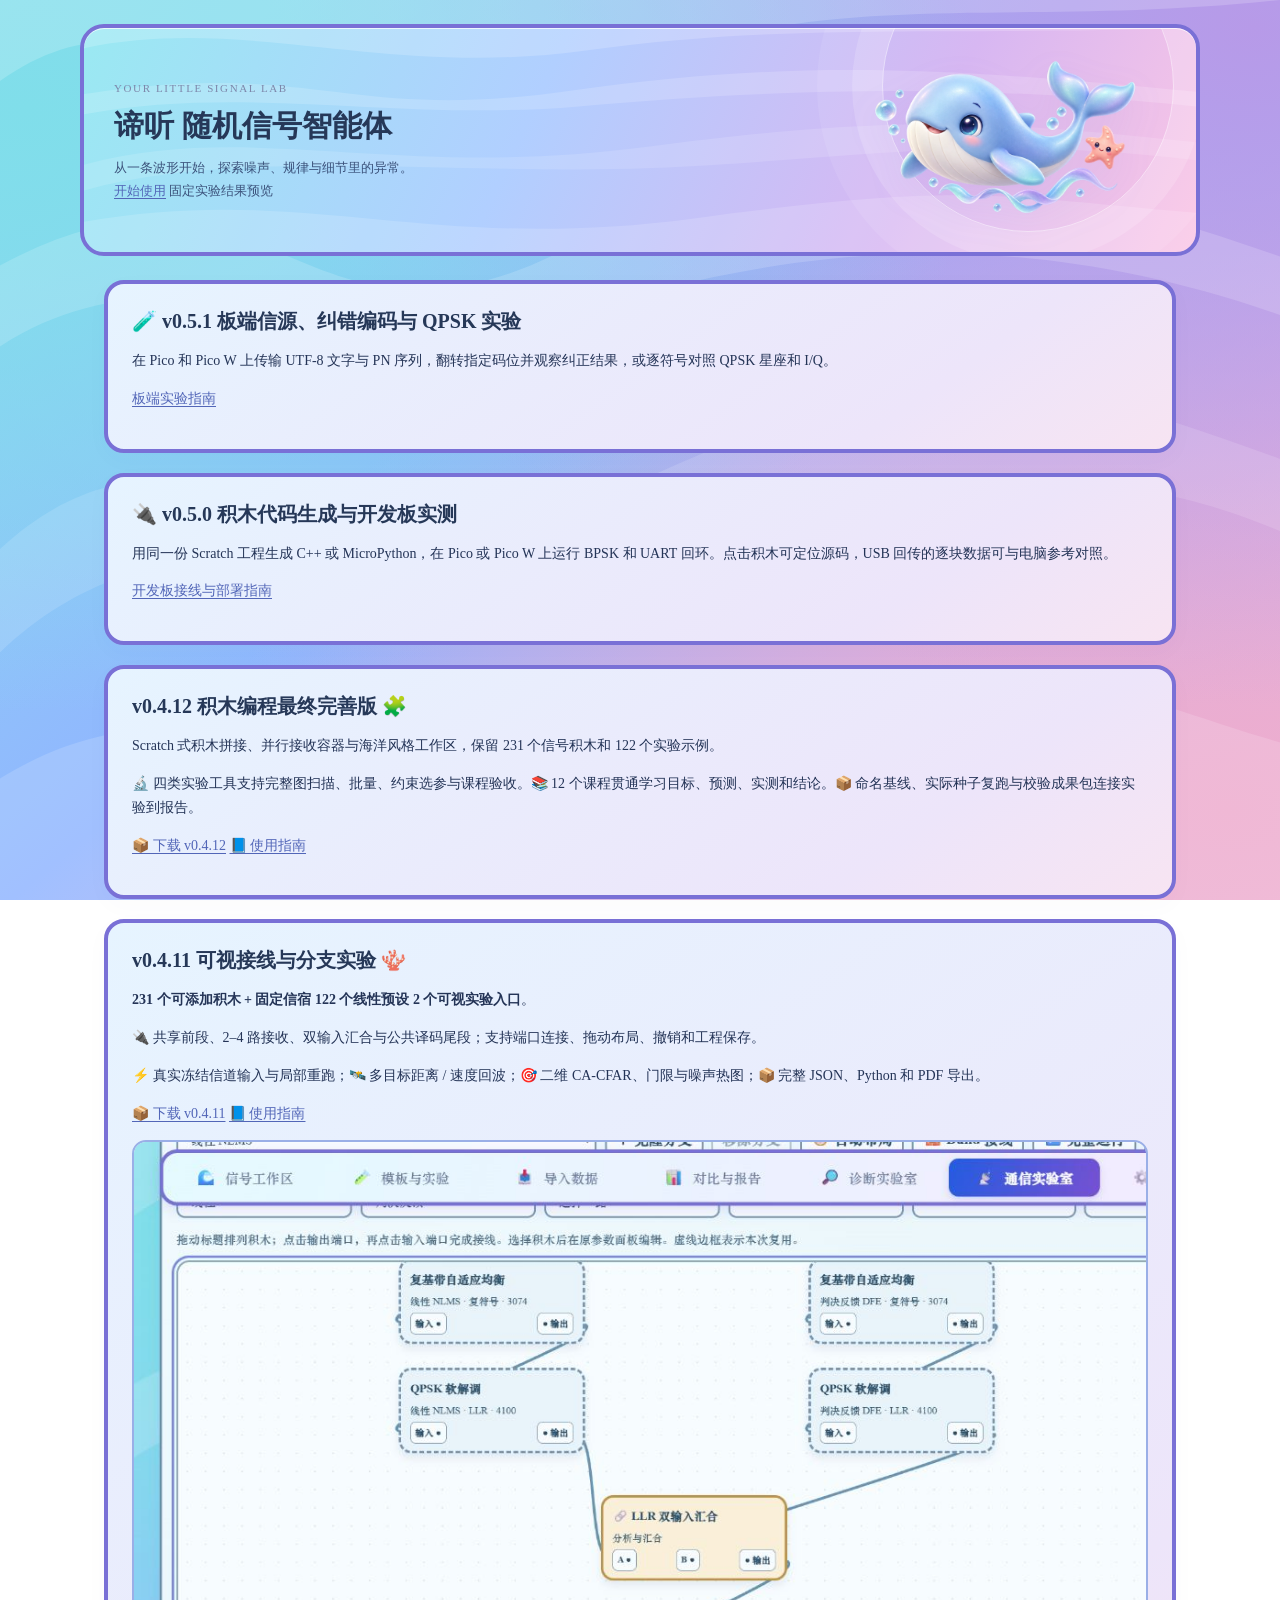
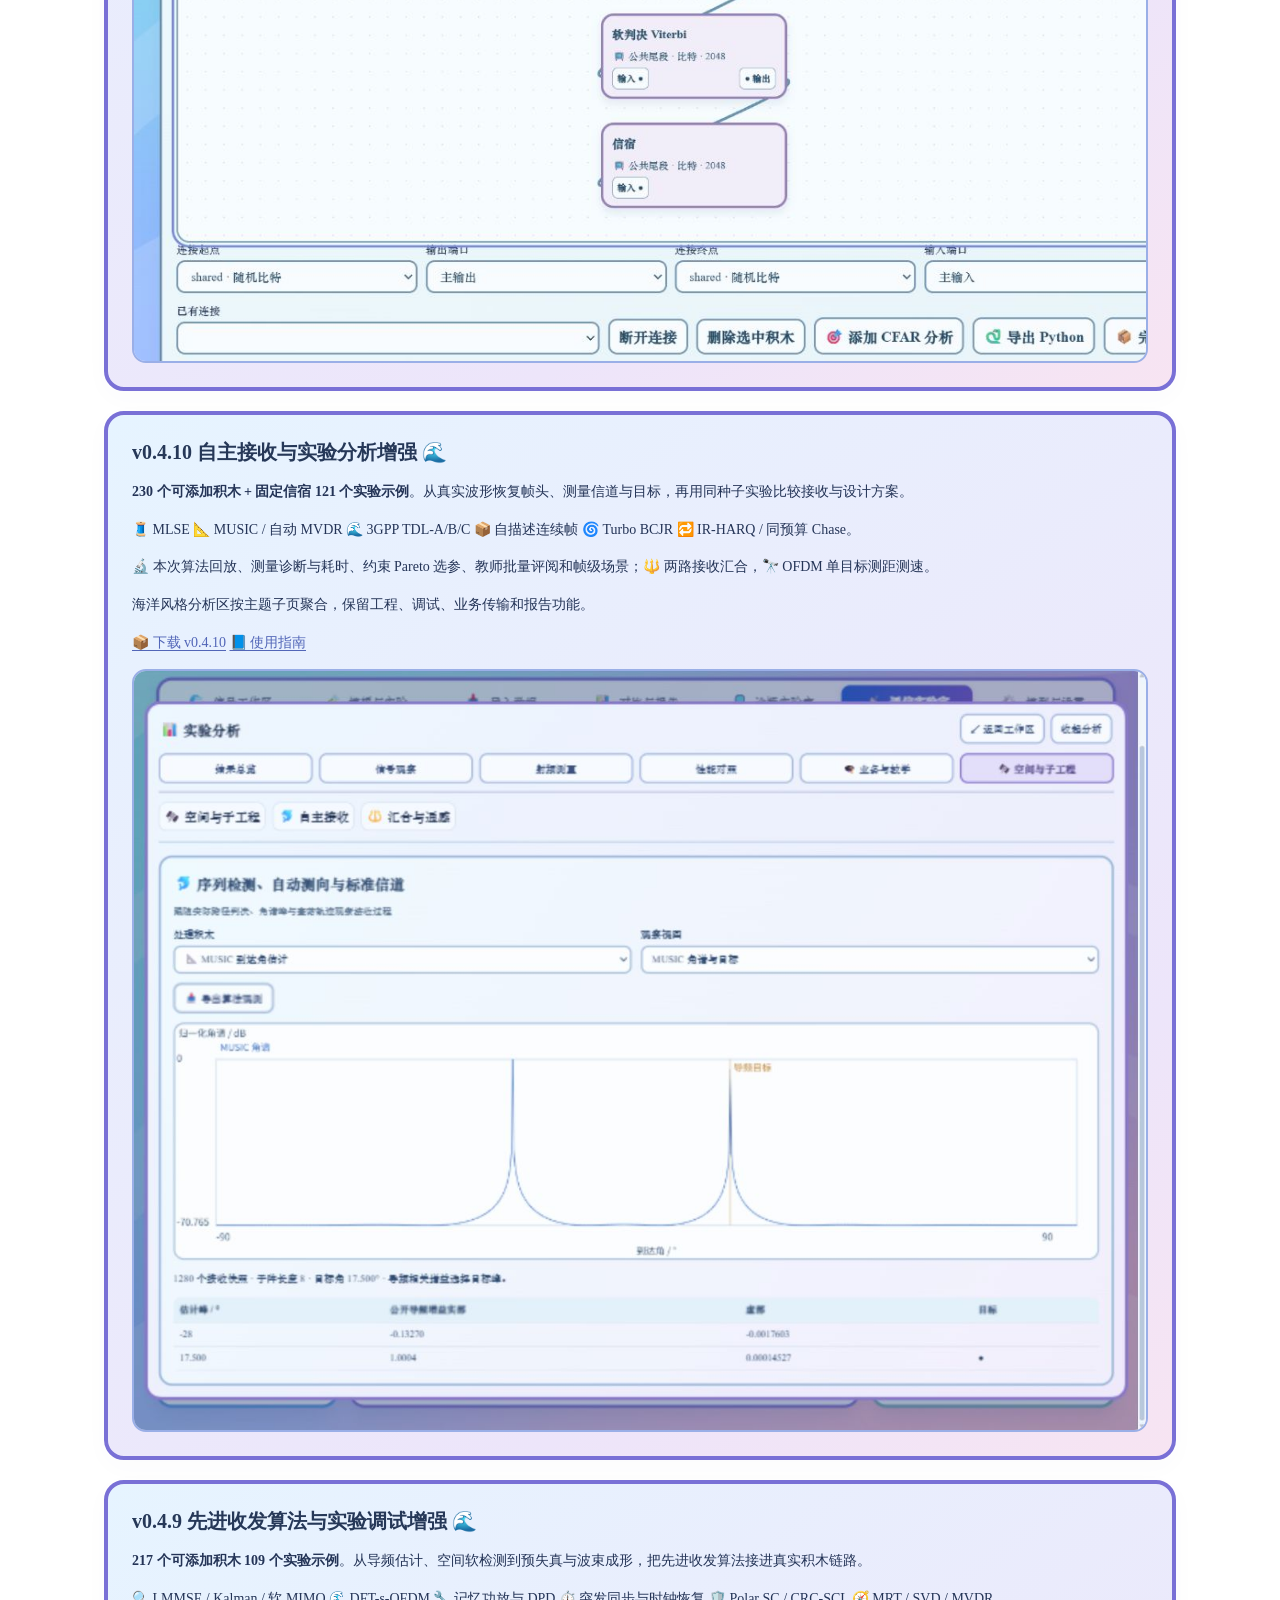
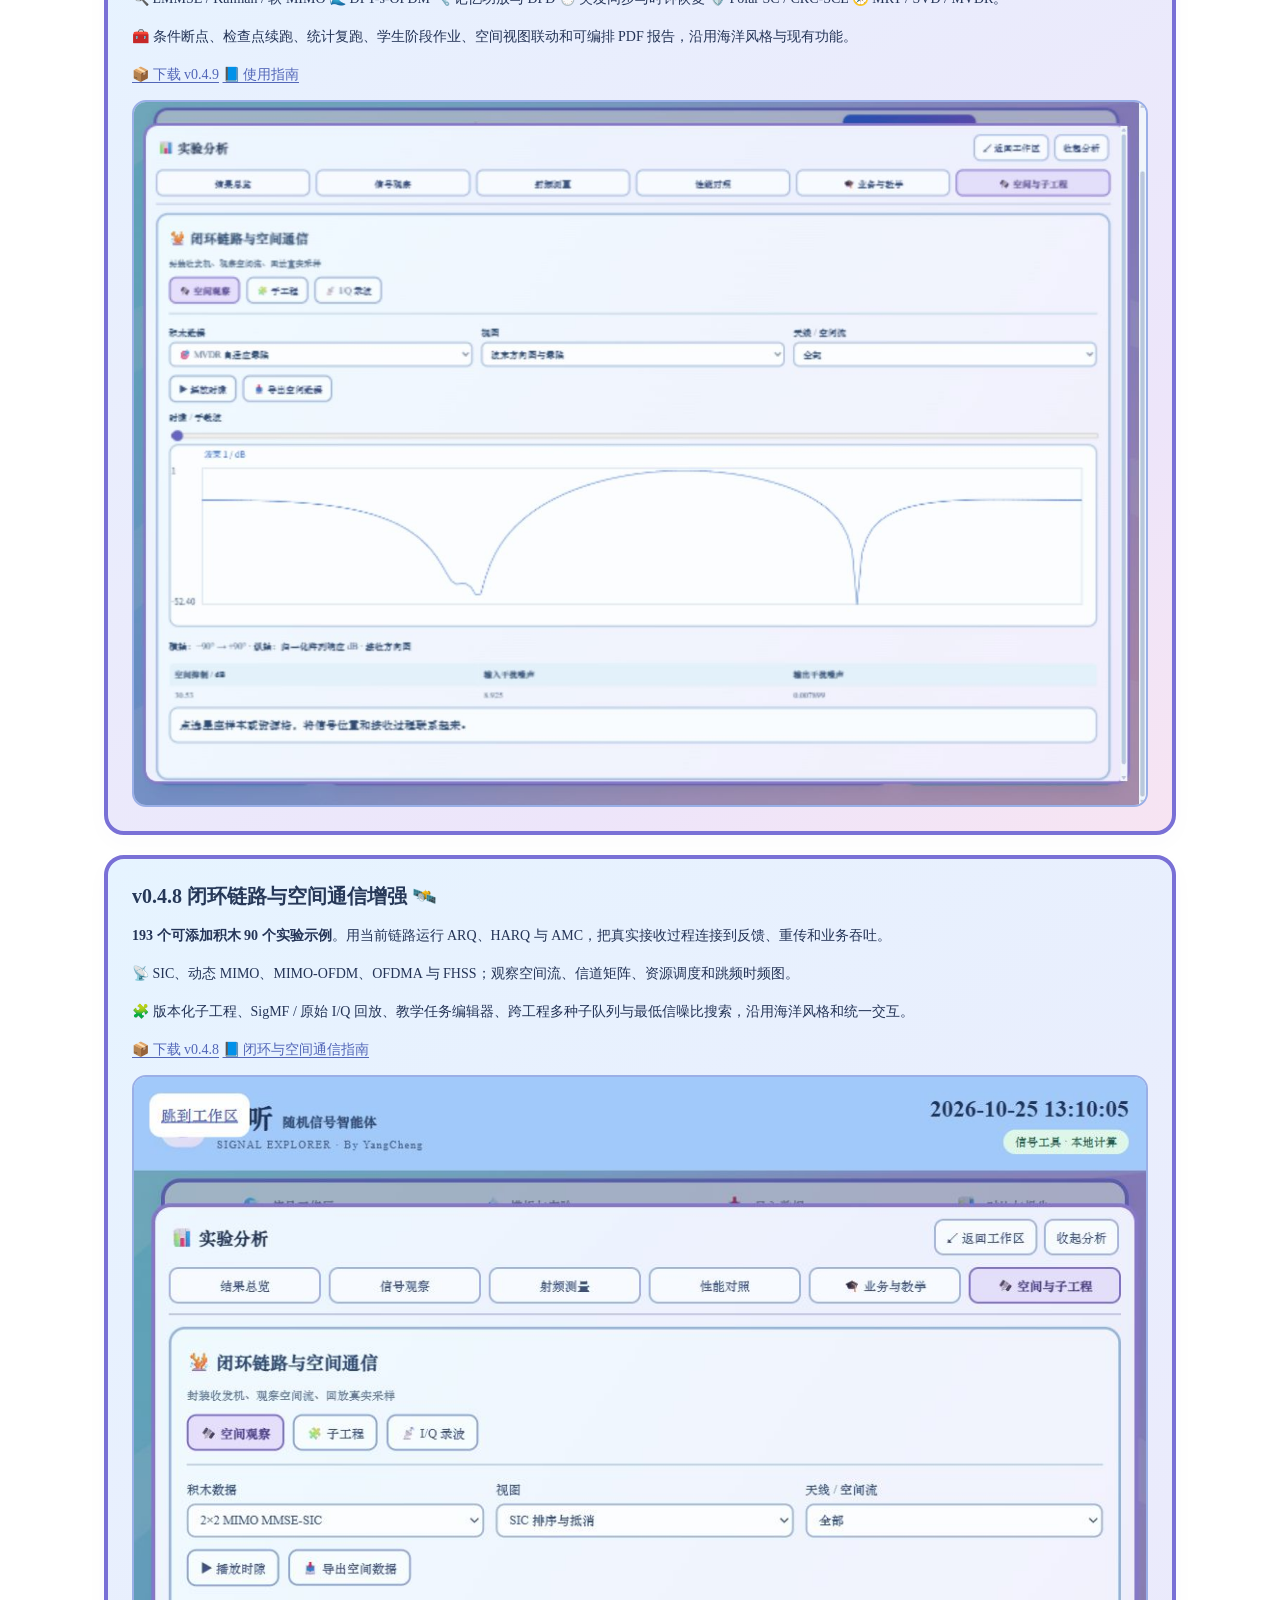
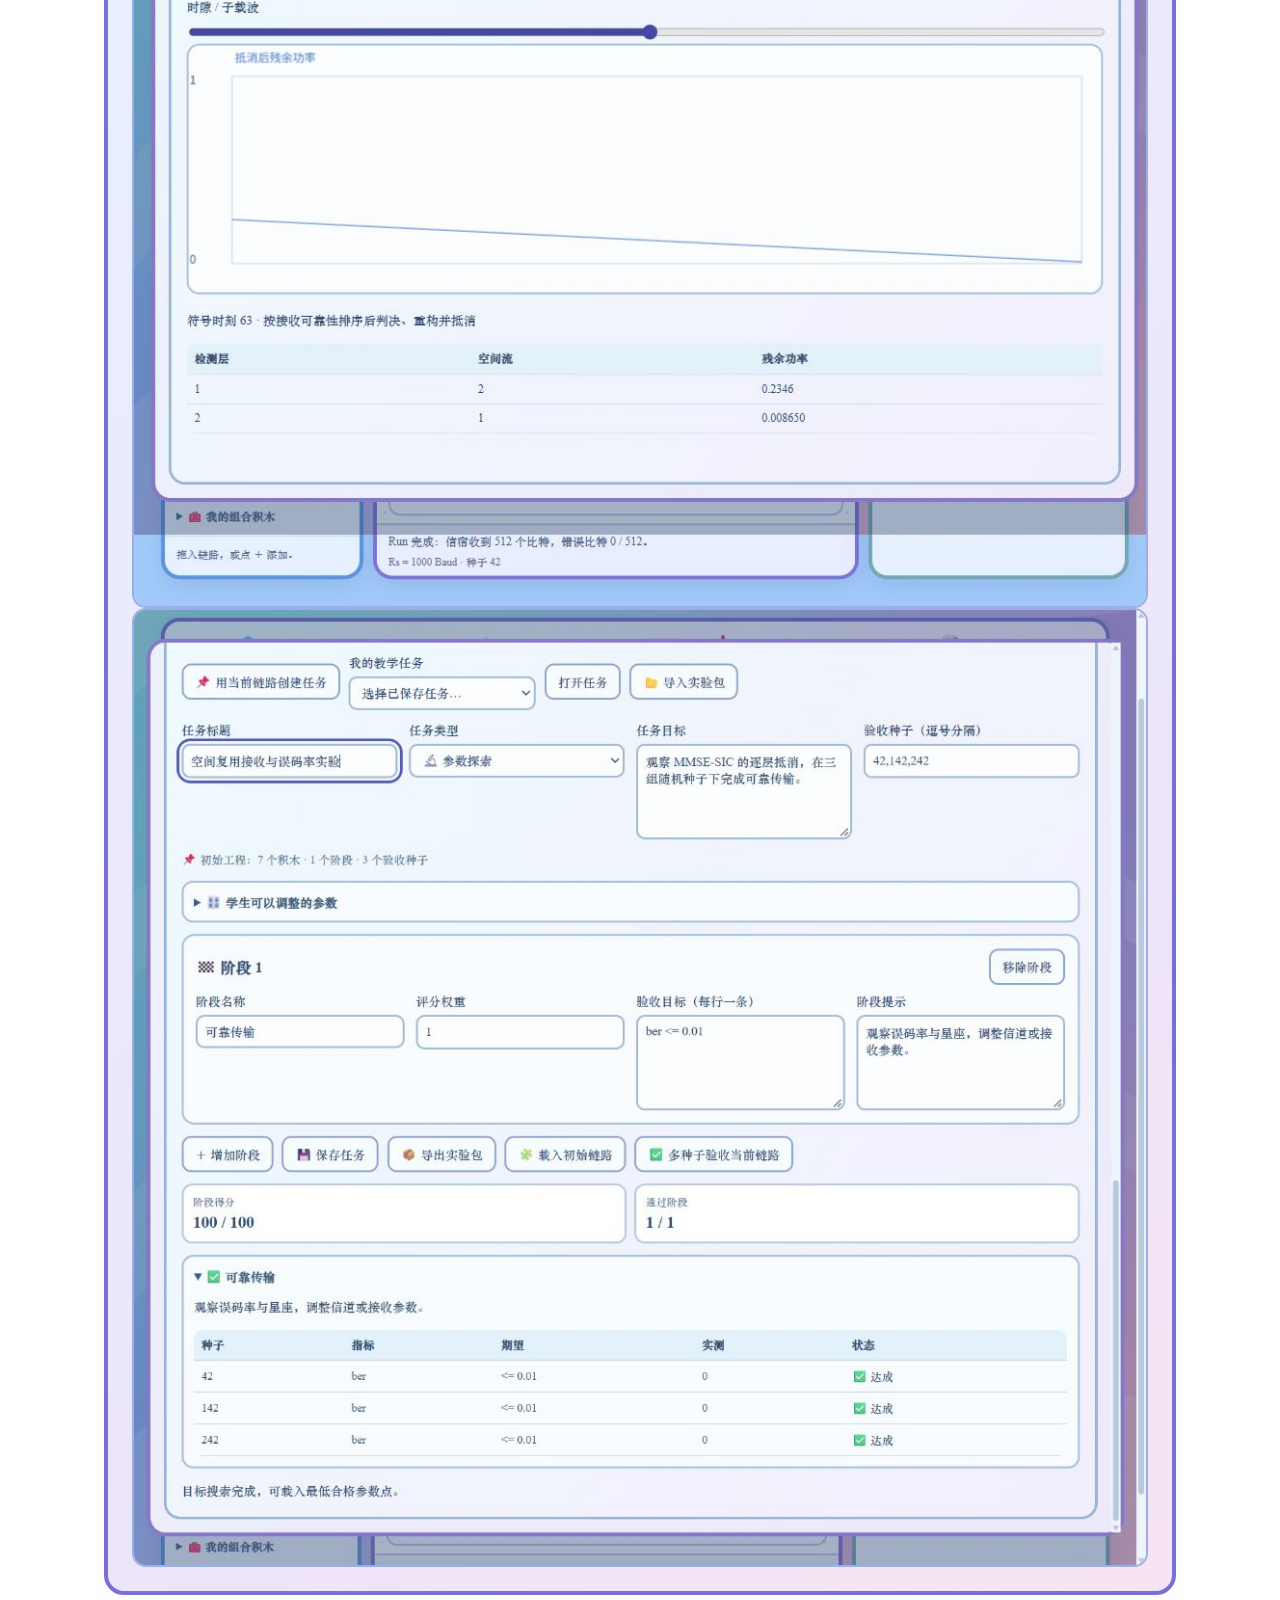
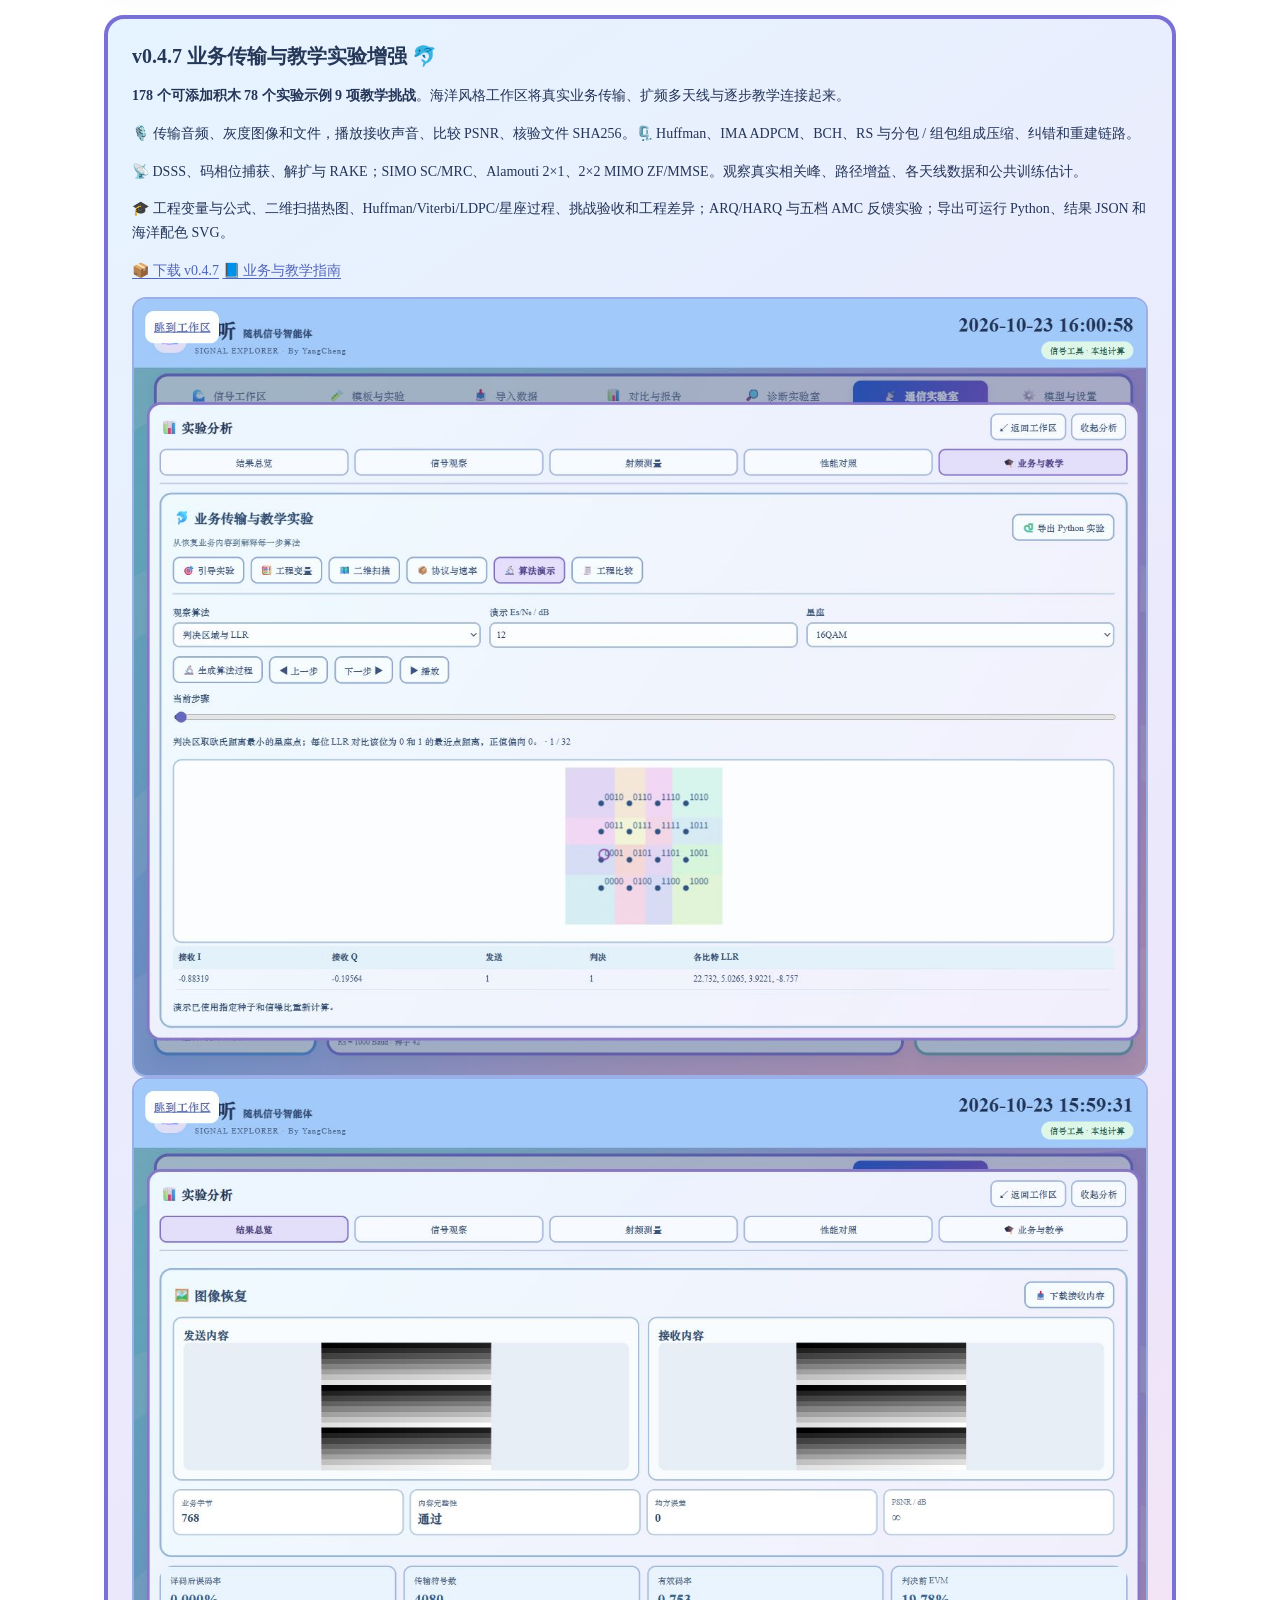
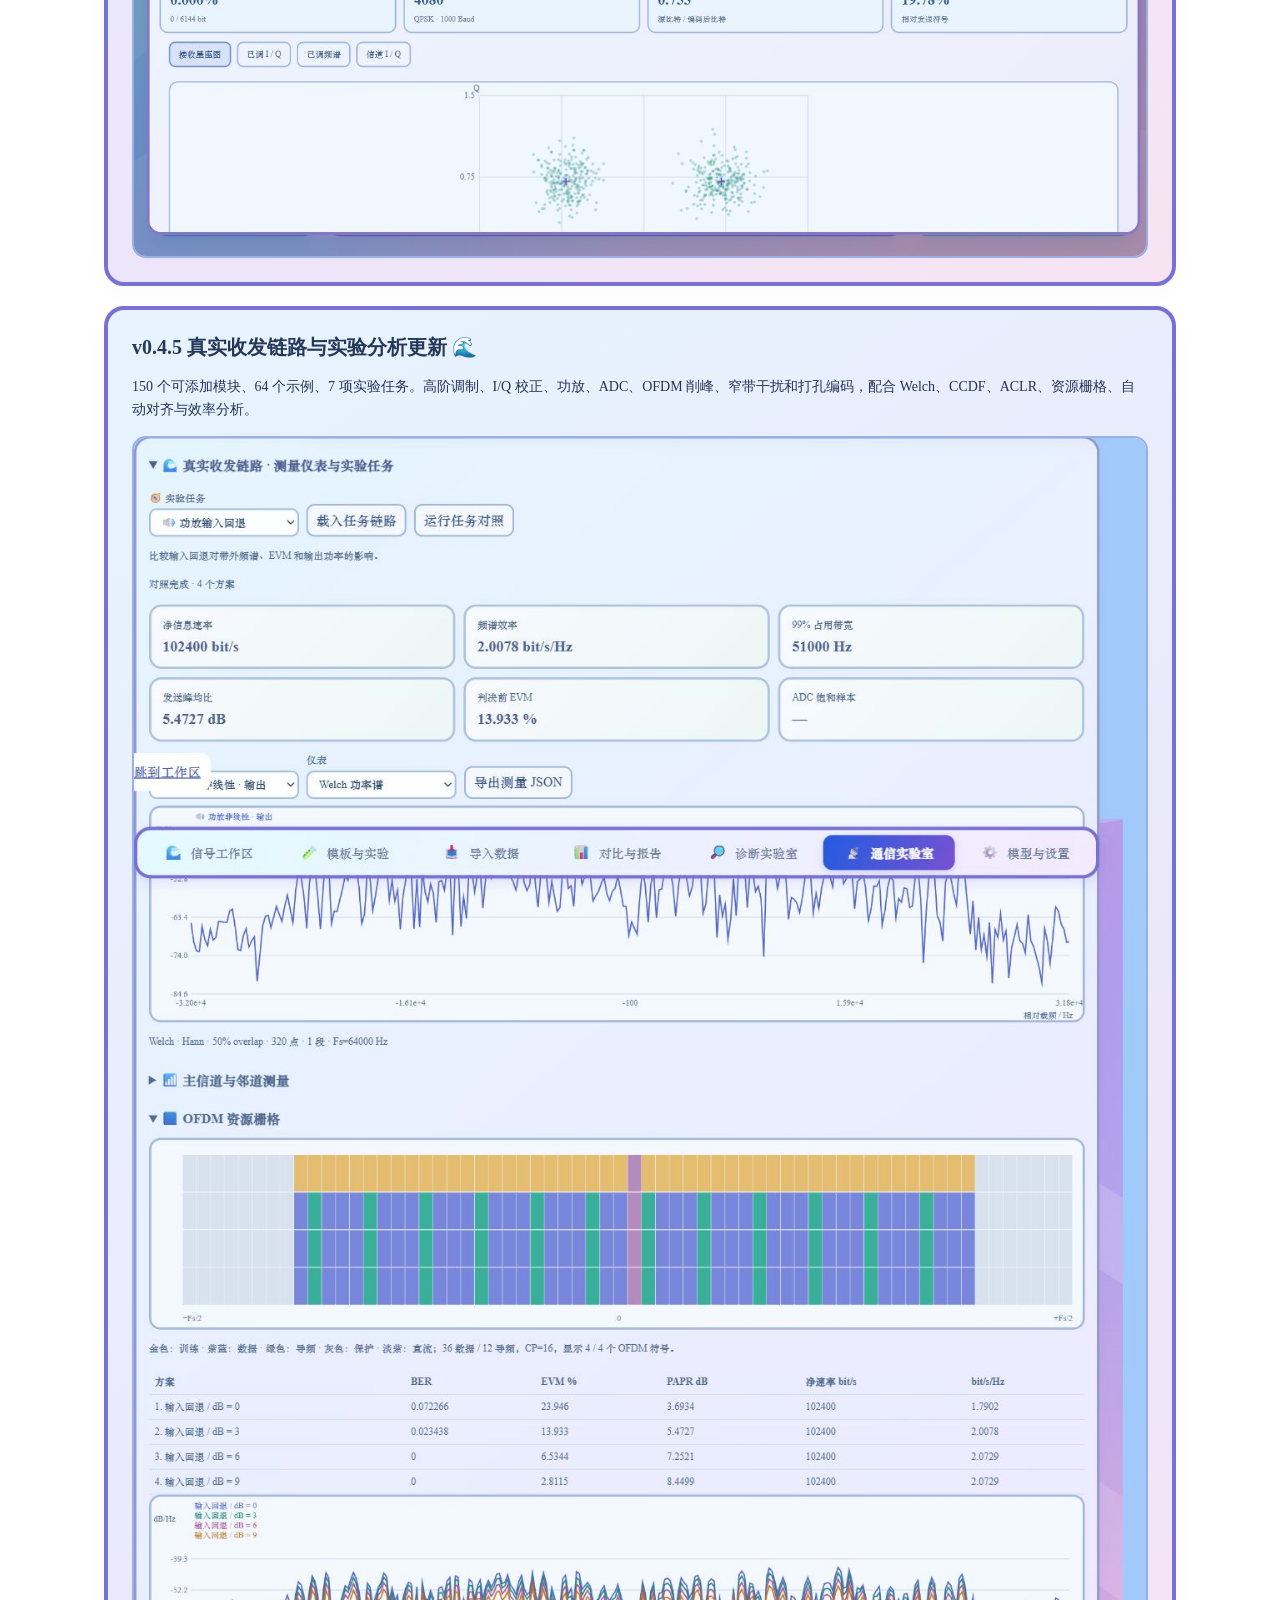
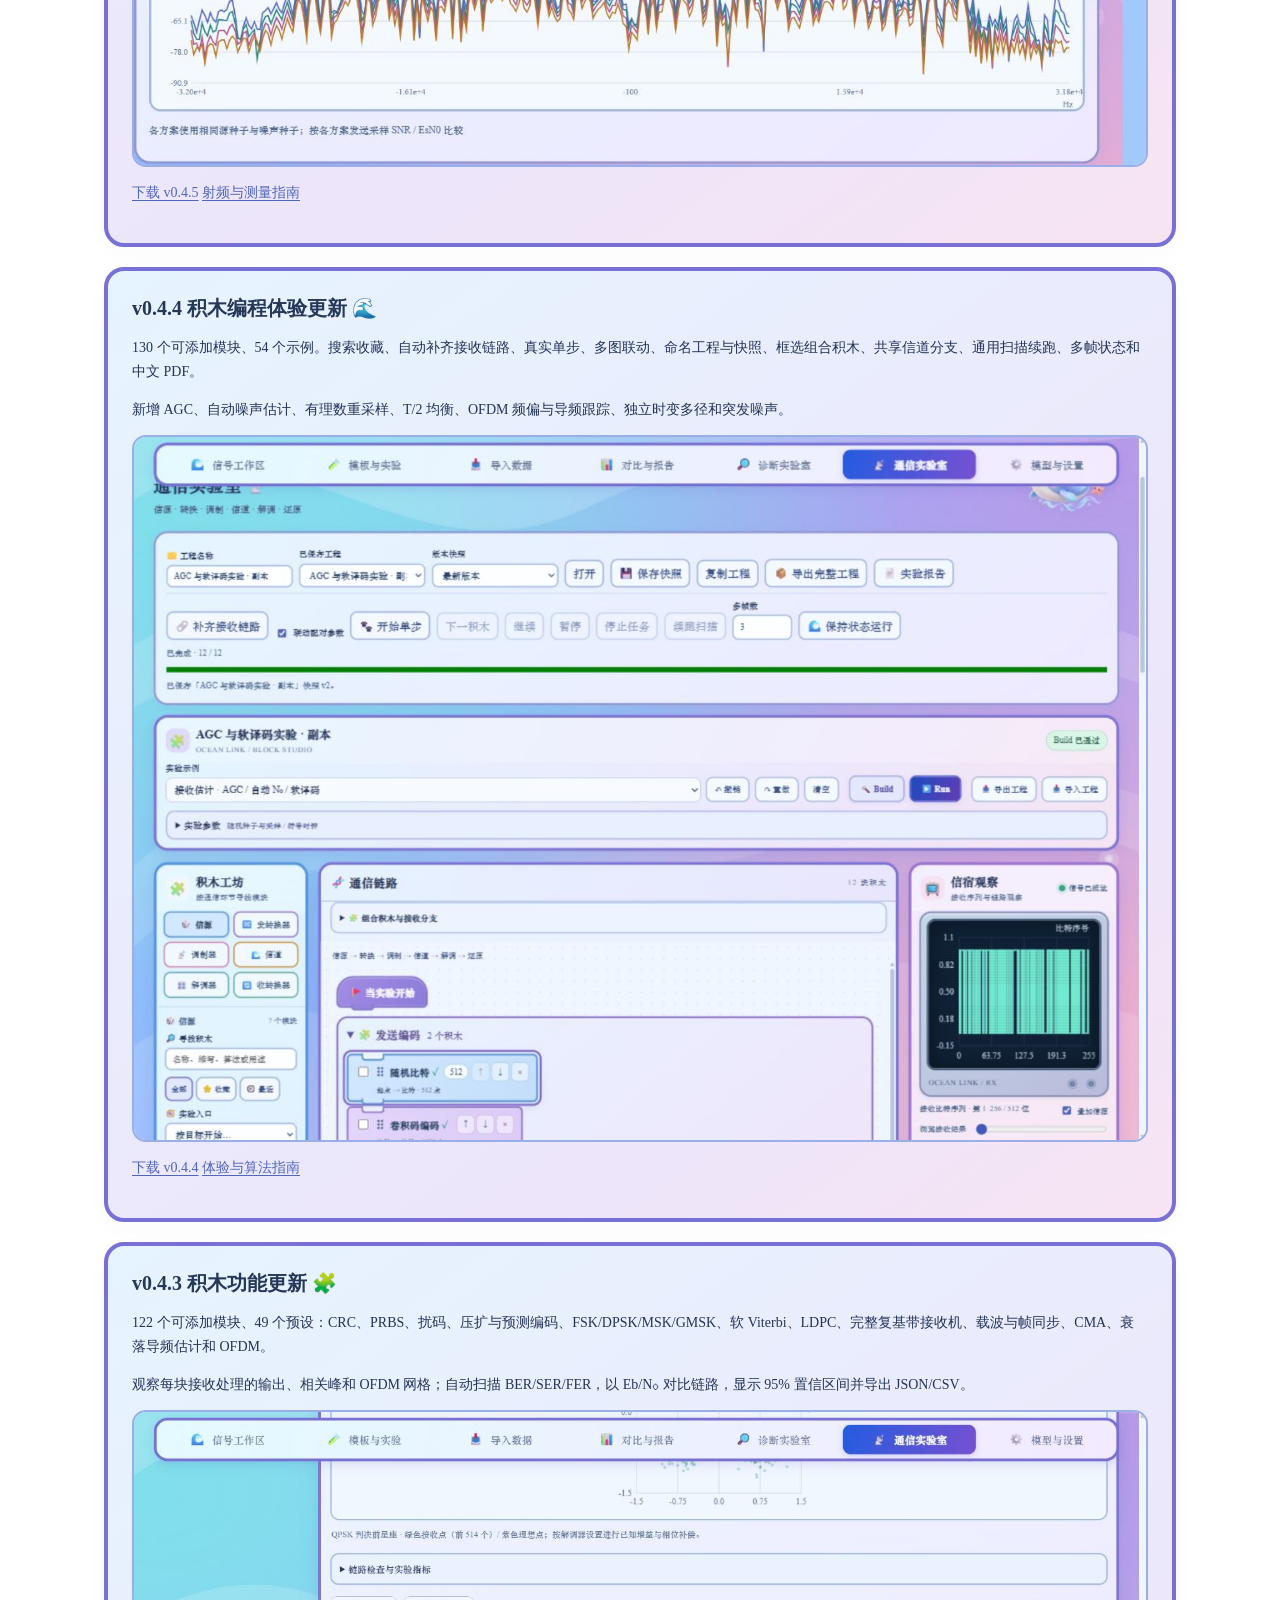
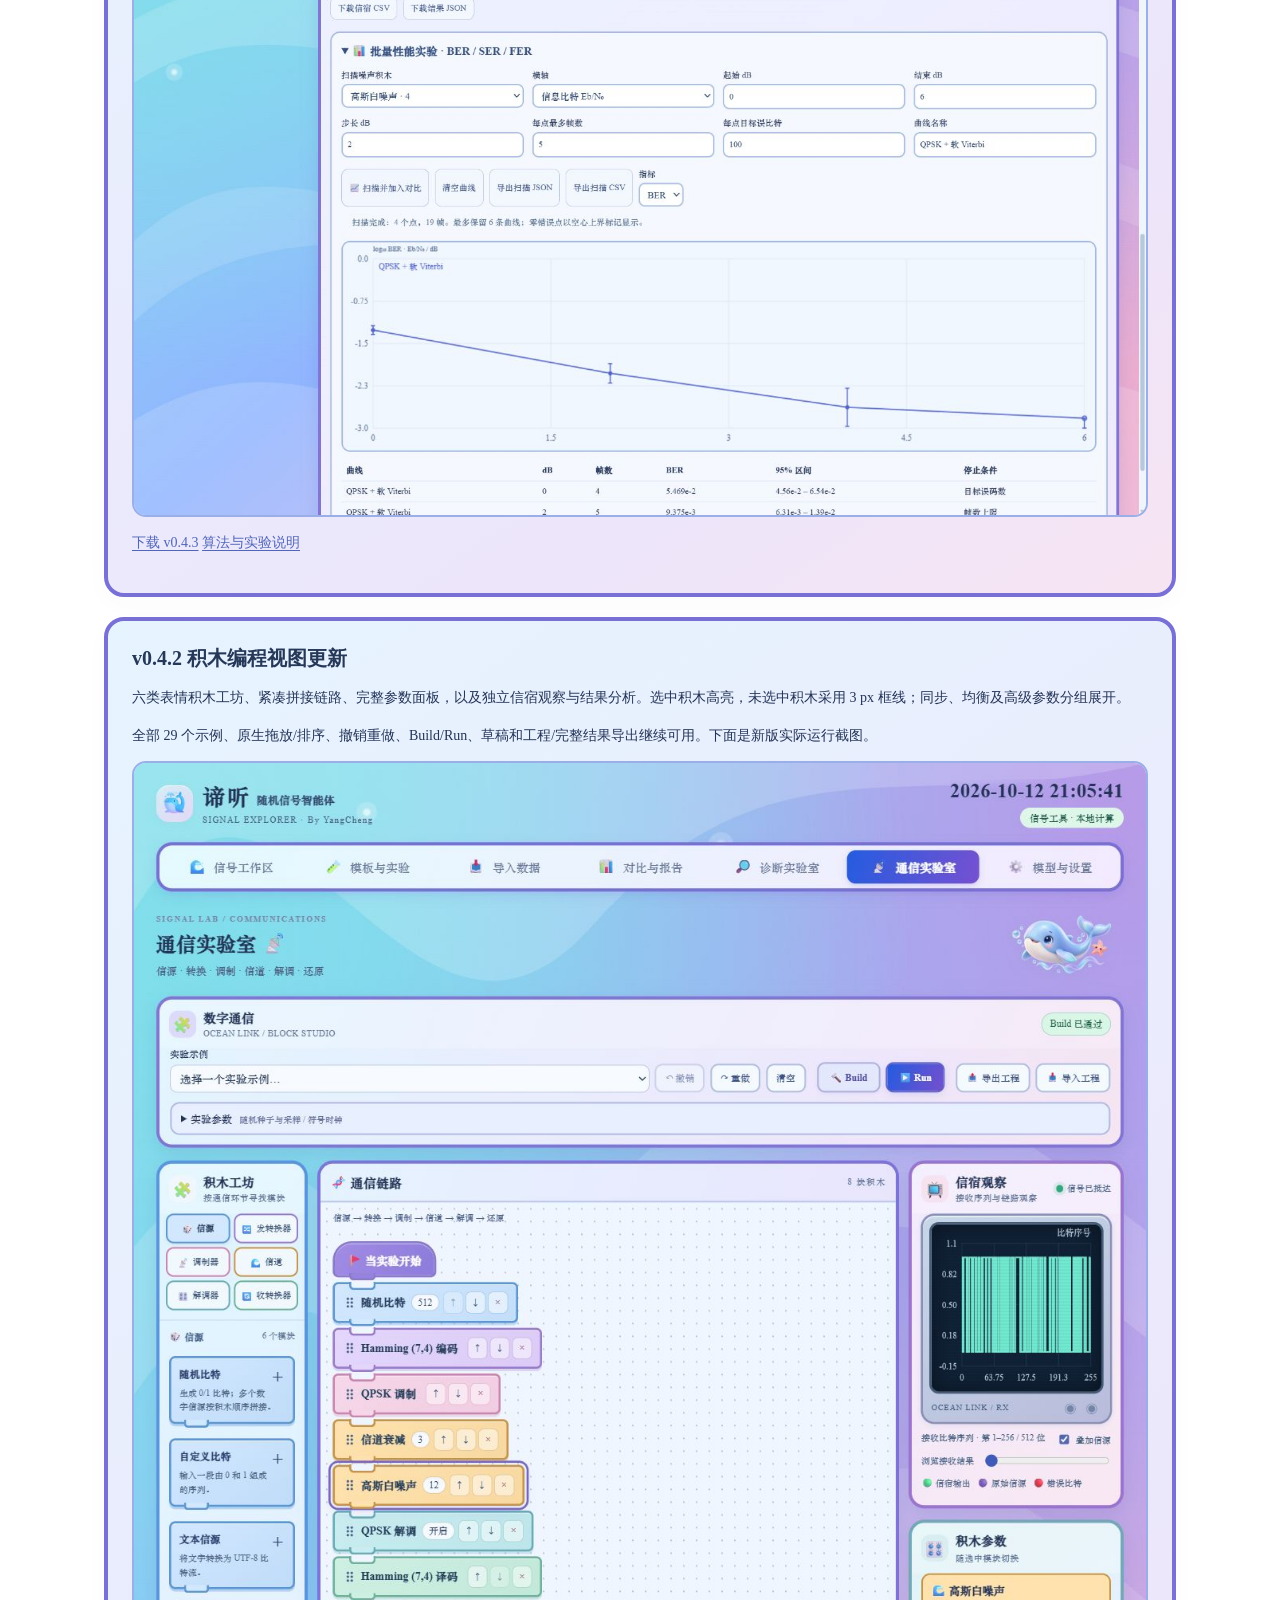
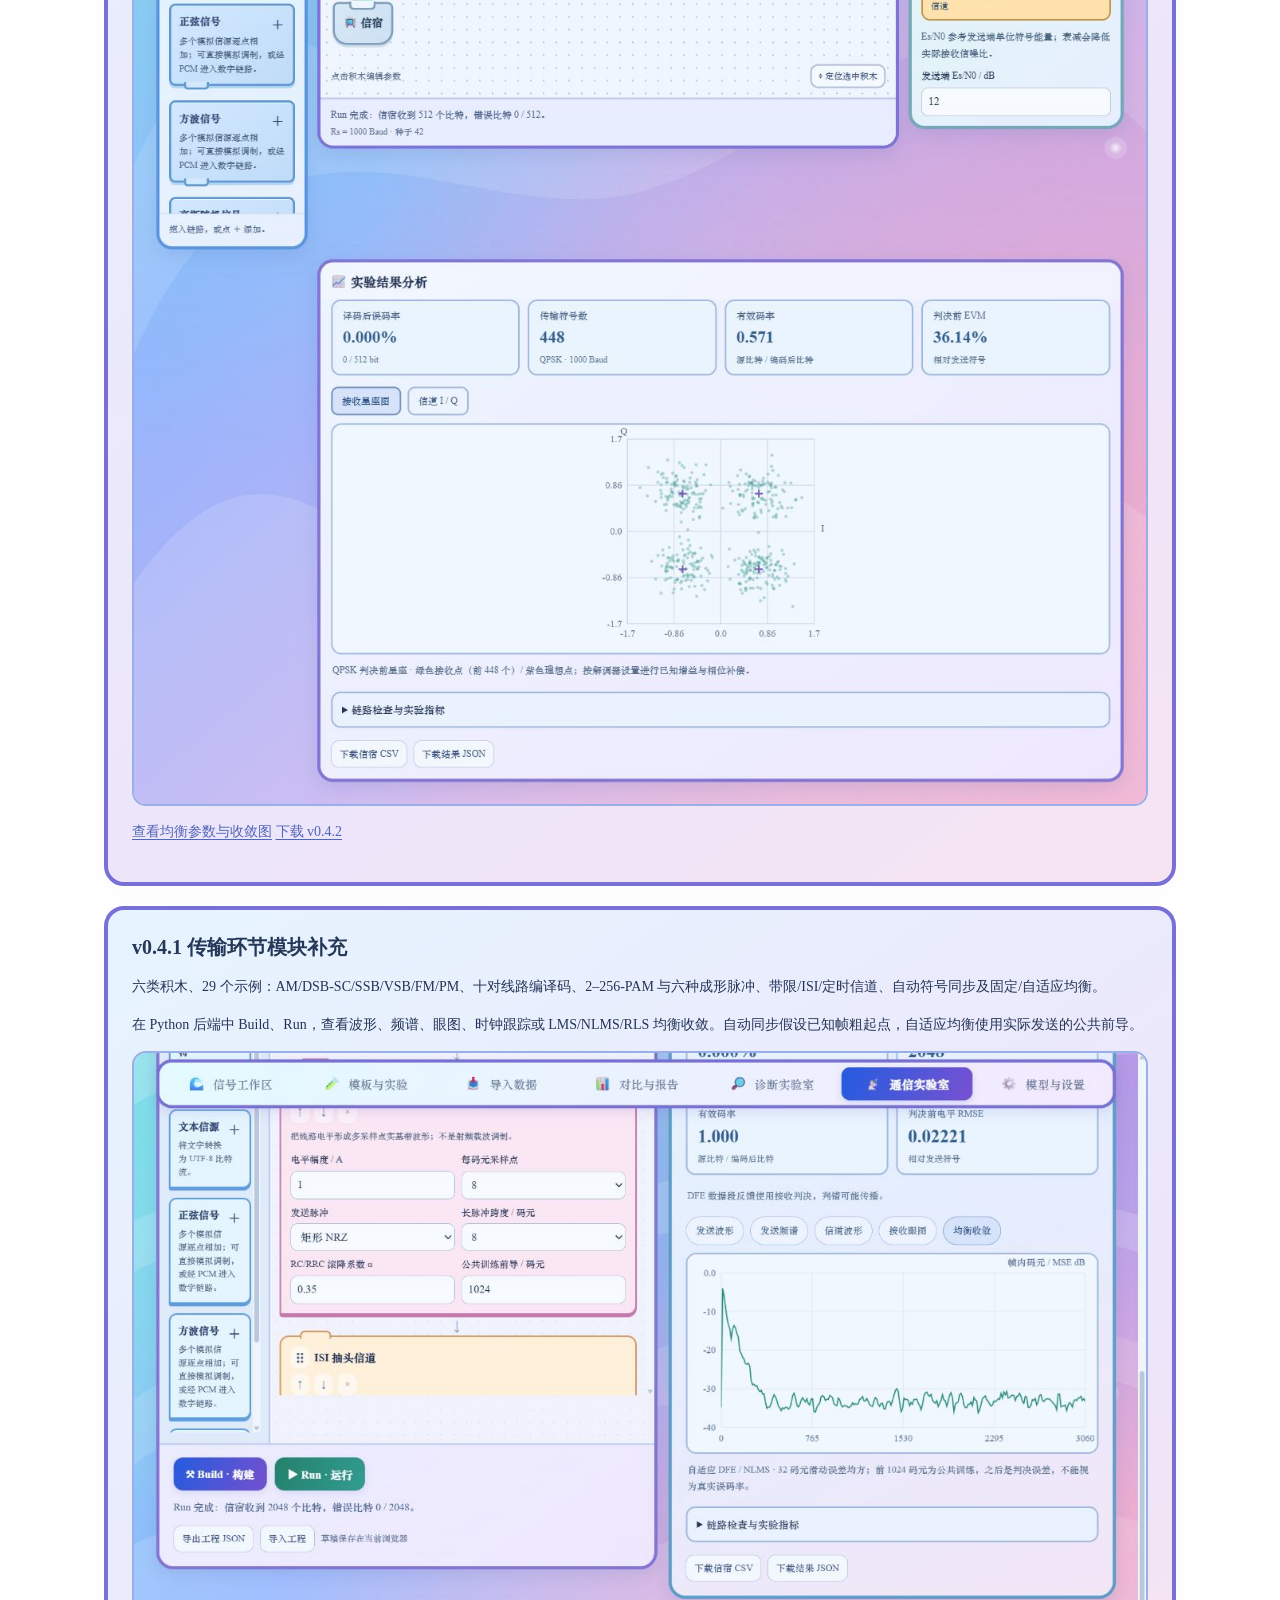
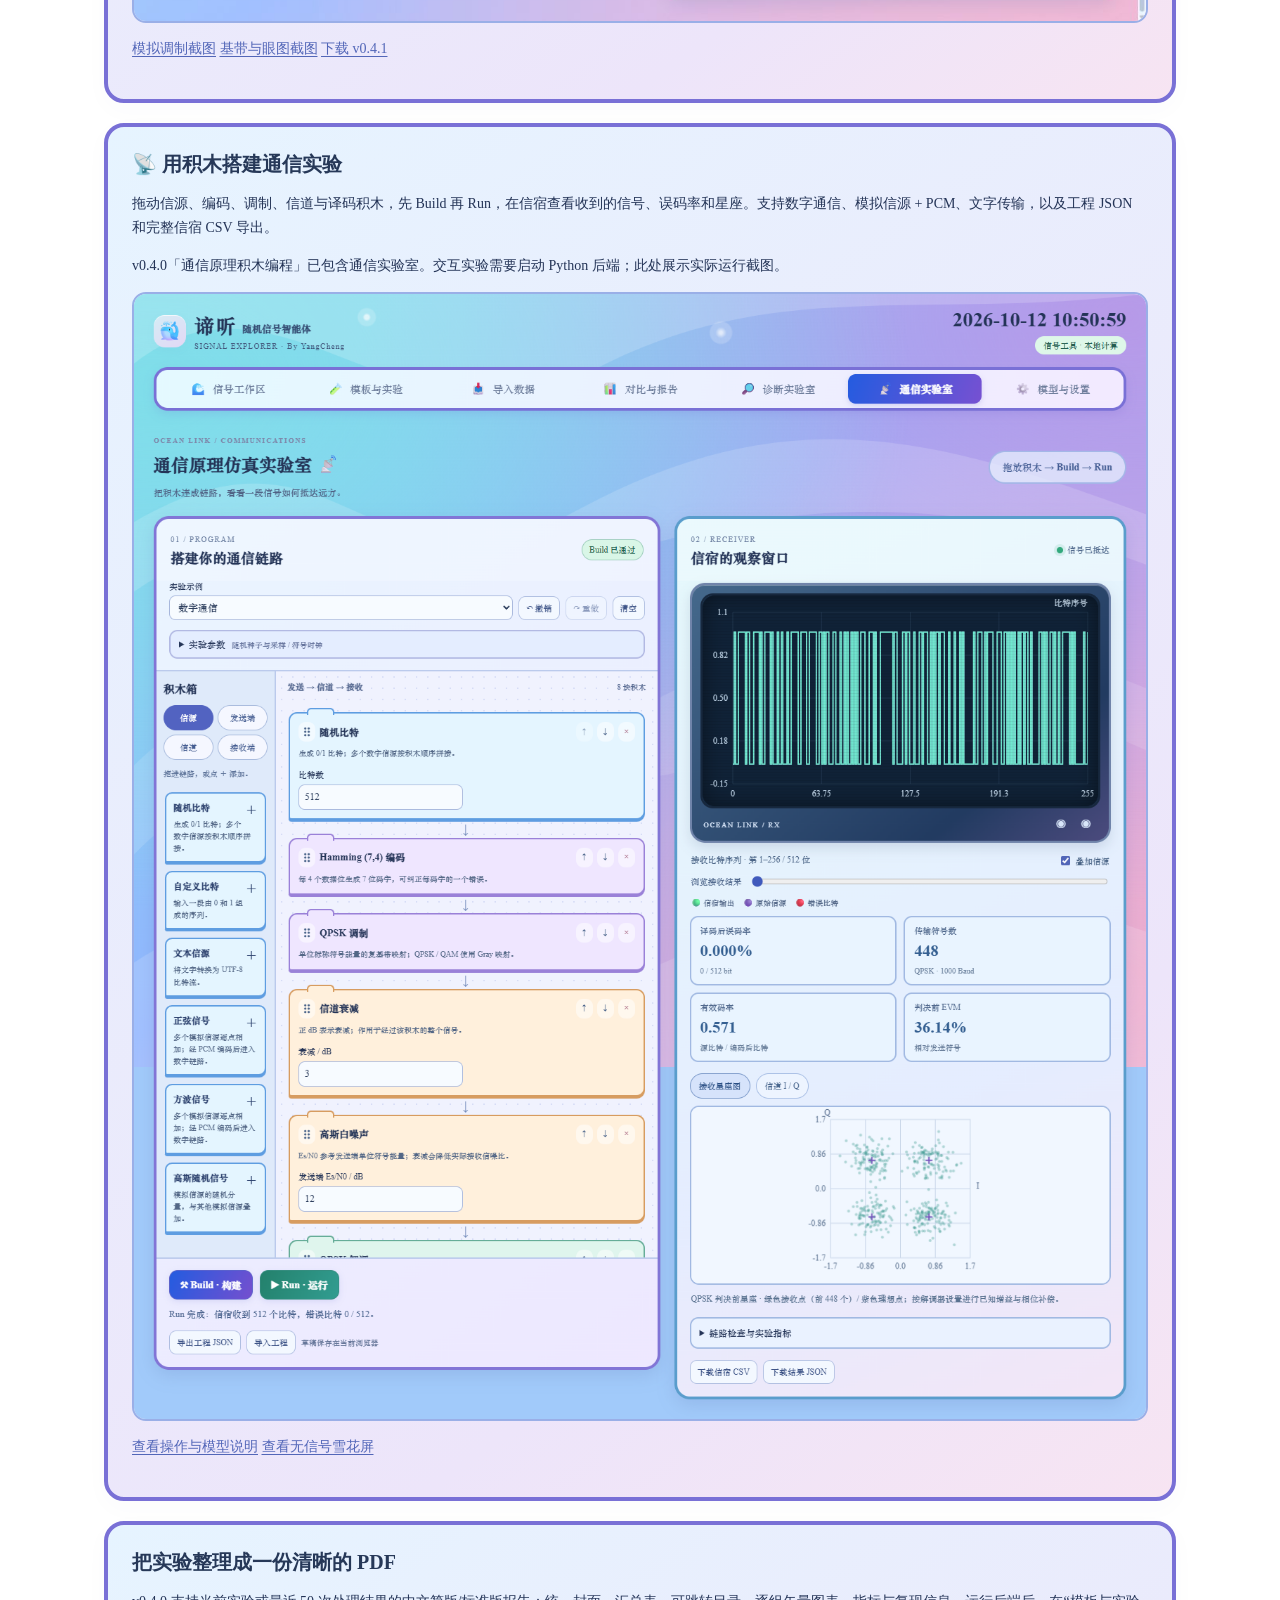
<file: docs/index.html>
<!doctype html>
<html lang="zh-CN">
<head>
  <meta charset="utf-8">
  <meta name="viewport" content="width=device-width, initial-scale=1">
  <title>随机信号智能体项目演示</title>
  <style>
    body {
      margin: 0;
      font-family: "Microsoft YaHei", "Segoe UI", Arial, sans-serif;
      color: #172033;
      background: #f6f8fb;
    }
    header {
      background: #0f172a;
      color: #f8fafc;
      padding: 28px 36px;
      border-bottom: 4px solid #0f766e;
    }
    header h1 { margin: 0 0 8px; font-size: 28px; }
    header p { margin: 0; color: #cbd5e1; }
    main { max-width: 1120px; margin: 0 auto; padding: 24px; }
    section {
      margin-bottom: 20px;
      background: #ffffff;
      border: 1px solid #d8dee9;
      border-radius: 8px;
      padding: 20px;
    }
    h2 { margin: 0 0 14px; font-size: 20px; color: #0f172a; }
    .metrics {
      display: grid;
      grid-template-columns: repeat(auto-fit, minmax(155px, 1fr));
      gap: 12px;
    }
    .metric {
      border: 1px solid #d8dee9;
      border-radius: 6px;
      padding: 12px;
      background: #fbfdff;
      min-height: 82px;
    }
    .metric span { display: block; color: #64748b; font-size: 13px; }
    .metric strong { display: block; margin-top: 5px; font-size: 23px; color: #0f766e; }
    .metric small { display: block; margin-top: 5px; color: #64748b; }
    .charts { display: grid; gap: 16px; }
    svg { width: 100%; height: auto; border: 1px solid #e2e8f0; border-radius: 8px; }
    li { margin: 8px 0; line-height: 1.55; }
    pre {
      overflow: auto;
      background: #0f172a;
      color: #e2e8f0;
      border-radius: 8px;
      padding: 16px;
      font-size: 13px;
    }
table {width:100%;border-collapse:collapse} th,td {padding:12px;text-align:left;border-bottom:1px solid #e2e8f0} p {line-height:1.7} a {color:#0f766e} @media(max-width:600px){header{padding:22px}main{padding:12px}section{padding:14px}}
  </style>
  <link rel="stylesheet" href="showcase.css">
</head>
<body>
  <header><div><span class="eyebrow">YOUR LITTLE SIGNAL LAB</span>
      <h1>谛听   随机信号智能体</h1><p>从一条波形开始，探索噪声、规律与细节里的异常。</p>
      <p><a href="https://github.com/PatrickStar-cmd/random-signal-agent#readme">开始使用</a>   固定实验结果预览</p></div>
      <img src="images/ocean-whale.webp" alt="" width="1536" height="1024" decoding="async"></header>
  <main><section id="board-experiments-preview"><h2>🧪 v0.5.1 板端信源、纠错编码与 QPSK 实验</h2><p>在 Pico 和 Pico W 上传输 UTF-8 文字与 PN 序列，翻转指定码位并观察纠正结果，或逐符号对照 QPSK 星座和 I/Q。</p><p><a href="https://github.com/PatrickStar-cmd/random-signal-agent/blob/main/工程文件/代码/docs/communications-v051.md">板端实验指南</a></p></section><section id="board-preview"><h2>🔌 v0.5.0 积木代码生成与开发板实测</h2><p>用同一份 Scratch 工程生成 C++ 或 MicroPython，在 Pico 或 Pico W 上运行 BPSK 和 UART 回环。点击积木可定位源码，USB 回传的逐块数据可与电脑参考对照。</p><p><a href="https://github.com/PatrickStar-cmd/random-signal-agent/blob/main/工程文件/代码/docs/communications-v050.md">开发板接线与部署指南</a></p></section><section id="scratch-final-preview"><h2>v0.4.12 积木编程最终完善版 🧩</h2><p>Scratch 式积木拼接、并行接收容器与海洋风格工作区，保留 231 个信号积木和 122 个实验示例。</p><p>🔬 四类实验工具支持完整图扫描、批量、约束选参与课程验收。📚 12 个课程贯通学习目标、预测、实测和结论。📦 命名基线、实际种子复跑与校验成果包连接实验到报告。</p><p><a href="https://github.com/PatrickStar-cmd/random-signal-agent/releases/tag/v0.4.12">📦 下载 v0.4.12</a> <a href="https://github.com/PatrickStar-cmd/random-signal-agent/blob/main/工程文件/代码/docs/communications-v0412.md">📘 使用指南</a></p></section><section id="visual-wiring-preview"><h2>v0.4.11   可视接线与分支实验 🪸</h2>
<p><strong>231 个可添加积木 + 固定信宿   122 个线性预设   2 个可视实验入口</strong>。</p>
<p>🔌 共享前段、2–4 路接收、双输入汇合与公共译码尾段；支持端口连接、拖动布局、撤销和工程保存。</p>
<p>⚡ 真实冻结信道输入与局部重跑；🛰️ 多目标距离 / 速度回波；🎯 二维 CA-CFAR、门限与噪声热图；📦 完整 JSON、Python 和 PDF 导出。</p>
<p><a href="https://github.com/PatrickStar-cmd/random-signal-agent/releases/tag/v0.4.11">📦 下载 v0.4.11</a>   <a href="https://github.com/PatrickStar-cmd/random-signal-agent/blob/main/工程文件/代码/docs/communications-v0411.md">📘 使用指南</a></p>
<a href="images/communications-v0411.png"><img class="preview-image" src="images/communications-v0411.png" alt="海洋风格的可视接线与分支实验工作区" loading="lazy"></a></section>
<section id="autonomous-receiver-preview"><h2>v0.4.10   自主接收与实验分析增强 🌊</h2>
<p><strong>230 个可添加积木 + 固定信宿   121 个实验示例</strong>。从真实波形恢复帧头、测量信道与目标，再用同种子实验比较接收与设计方案。</p>
<p>🧵 MLSE   📐 MUSIC / 自动 MVDR   🌊 3GPP TDL-A/B/C   📦 自描述连续帧   🌀 Turbo BCJR   🔁 IR-HARQ / 同预算 Chase。</p>
<p>🔬 本次算法回放、测量诊断与耗时、约束 Pareto 选参、教师批量评阅和帧级场景；🔱 两路接收汇合，🔭 OFDM 单目标测距测速。</p>
<p>海洋风格分析区按主题子页聚合，保留工程、调试、业务传输和报告功能。</p>
<p><a href="https://github.com/PatrickStar-cmd/random-signal-agent/releases/tag/v0.4.10">📦 下载 v0.4.10</a>   <a href="https://github.com/PatrickStar-cmd/random-signal-agent/blob/main/工程文件/代码/docs/communications-v0410.md">📘 使用指南</a></p>
<a href="images/communications-v0410.png"><img class="preview-image" src="images/communications-v0410.png" alt="v0.4.10 海洋风格的自主接收与实验分析工作区" loading="lazy"></a></section>
<section id="advanced-transceiver-preview"><h2>v0.4.9   先进收发算法与实验调试增强 🌊</h2>
<p><strong>217 个可添加积木   109 个实验示例</strong>。从导频估计、空间软检测到预失真与波束成形，把先进收发算法接进真实积木链路。</p>
<p>🔍 LMMSE / Kalman / 软 MIMO   🌊 DFT-s-OFDM   🔧 记忆功放与 DPD   ⏱️ 突发同步与时钟恢复   🛡️ Polar SC / CRC-SCL   🧭 MRT / SVD / MVDR。</p>
<p>🧰 条件断点、检查点续跑、统计复跑、学生阶段作业、空间视图联动和可编排 PDF 报告，沿用海洋风格与现有功能。</p>
<p><a href="https://github.com/PatrickStar-cmd/random-signal-agent/releases/tag/v0.4.9">📦 下载 v0.4.9</a>   <a href="https://github.com/PatrickStar-cmd/random-signal-agent/blob/main/工程文件/代码/docs/communications-v049.md">📘 使用指南</a></p>
<a href="images/communications-v049-spatial.png"><img class="preview-image" src="images/communications-v049-spatial.png" alt="v0.4.9 MVDR波束方向图与空间零陷" loading="lazy"></a></section><section id="closedloop-spatial-preview"><h2>v0.4.8   闭环链路与空间通信增强 🛰️</h2>
        <p><strong>193 个可添加积木   90 个实验示例</strong>。用当前链路运行 ARQ、HARQ 与 AMC，把真实接收过程连接到反馈、重传和业务吞吐。</p>
        <p>📡 SIC、动态 MIMO、MIMO-OFDM、OFDMA 与 FHSS；观察空间流、信道矩阵、资源调度和跳频时频图。</p>
        <p>🧩 版本化子工程、SigMF / 原始 I/Q 回放、教学任务编辑器、跨工程多种子队列与最低信噪比搜索，沿用海洋风格和统一交互。</p>
        <p><a href="https://github.com/PatrickStar-cmd/random-signal-agent/releases/tag/v0.4.8">📦 下载 v0.4.8</a>   <a href="https://github.com/PatrickStar-cmd/random-signal-agent/blob/main/工程文件/代码/docs/communications-v048.md">📘 闭环与空间通信指南</a></p>
        <a href="images/communications-v048-spatial.png"><img class="preview-image" src="images/communications-v048-spatial.png" alt="v0.4.8 空间通信与逐层干扰消除" loading="lazy"></a>
        <a href="images/communications-v048-experiments.png"><img class="preview-image" src="images/communications-v048-experiments.png" alt="v0.4.8 教学任务与实验编排" loading="lazy"></a>
        </section><section id="business-learning-preview"><h2>v0.4.7   业务传输与教学实验增强 🐬</h2>
        <p><strong>178 个可添加积木   78 个实验示例   9 项教学挑战</strong>。海洋风格工作区将真实业务传输、扩频多天线与逐步教学连接起来。</p>
        <p>🎙️ 传输音频、灰度图像和文件，播放接收声音、比较 PSNR、核验文件 SHA256。🗜️ Huffman、IMA ADPCM、BCH、RS 与分包 / 组包组成压缩、纠错和重建链路。</p>
        <p>📡 DSSS、码相位捕获、解扩与 RAKE；SIMO SC/MRC、Alamouti 2×1、2×2 MIMO ZF/MMSE。观察真实相关峰、路径增益、各天线数据和公共训练估计。</p>
        <p>🎓 工程变量与公式、二维扫描热图、Huffman/Viterbi/LDPC/星座过程、挑战验收和工程差异；ARQ/HARQ 与五档 AMC 反馈实验；导出可运行 Python、结果 JSON 和海洋配色 SVG。</p>
        <p><a href="https://github.com/PatrickStar-cmd/random-signal-agent/releases/tag/v0.4.7">📦 下载 v0.4.7</a>   <a href="https://github.com/PatrickStar-cmd/random-signal-agent/blob/main/工程文件/代码/docs/communications-v047.md">📘 业务与教学指南</a></p>
        <a href="images/communications-v047-learning.png"><img class="preview-image" src="images/communications-v047-learning.png" alt="v0.4.7 海洋风格教学实验、算法演示与实验分析" loading="lazy"></a>
        <a href="images/communications-v047-media.png"><img class="preview-image" src="images/communications-v047-media.png" alt="v0.4.7 业务信源、传输链路与接收内容对照" loading="lazy"></a>
        </section><section id="rf-analysis-preview"><h2>v0.4.5   真实收发链路与实验分析更新 🌊</h2><p>150 个可添加模块、64 个示例、7 项实验任务。高阶调制、I/Q 校正、功放、ADC、OFDM 削峰、窄带干扰和打孔编码，配合 Welch、CCDF、ACLR、资源栅格、自动对齐与效率分析。</p><a href="images/communications-v045-analysis.png"><img class="preview-image" src="images/communications-v045-analysis.png" alt="v0.4.5 海洋射频测量仪表" loading="lazy"></a><p><a href="https://github.com/PatrickStar-cmd/random-signal-agent/releases/tag/v0.4.5">下载 v0.4.5</a>   <a href="https://github.com/PatrickStar-cmd/random-signal-agent/blob/main/工程文件/代码/docs/communications-v045.md">射频与测量指南</a></p></section><section id="block-experience-preview"><h2>v0.4.4   积木编程体验更新 🌊</h2>
        <p>130 个可添加模块、54 个示例。搜索收藏、自动补齐接收链路、真实单步、多图联动、命名工程与快照、框选组合积木、共享信道分支、通用扫描续跑、多帧状态和中文 PDF。</p>
        <p>新增 AGC、自动噪声估计、有理数重采样、T/2 均衡、OFDM 频偏与导频跟踪、独立时变多径和突发噪声。</p>
        <a href="images/communications-v044-studio.png"><img class="preview-image" src="images/communications-v044-studio.png" alt="v0.4.4 海洋积木工程、组合接收机与联动观察" loading="lazy"></a>
        <p><a href="https://github.com/PatrickStar-cmd/random-signal-agent/releases/tag/v0.4.4">下载 v0.4.4</a>   <a href="https://github.com/PatrickStar-cmd/random-signal-agent/blob/main/工程文件/代码/docs/communications-v044.md">体验与算法指南</a></p></section><section id="block-features-preview"><h2>v0.4.3   积木功能更新 🧩</h2>
        <p>122 个可添加模块、49 个预设：CRC、PRBS、扰码、压扩与预测编码、FSK/DPSK/MSK/GMSK、软 Viterbi、LDPC、完整复基带接收机、载波与帧同步、CMA、衰落导频估计和 OFDM。</p>
        <p>观察每块接收处理的输出、相关峰和 OFDM 网格；自动扫描 BER/SER/FER，以 Eb/N₀ 对比链路，显示 95% 置信区间并导出 JSON/CSV。</p>
        <a href="images/communications-v043-sweep.jpg"><img class="preview-image" src="images/communications-v043-sweep.jpg" alt="v0.4.3 软译码性能扫描与 95% 置信区间" loading="lazy"></a>
        <p><a href="https://github.com/PatrickStar-cmd/random-signal-agent/releases/tag/v0.4.3">下载 v0.4.3</a>   <a href="https://github.com/PatrickStar-cmd/random-signal-agent/blob/main/工程文件/代码/docs/communications-v043.md">算法与实验说明</a></p></section><section id="block-studio-preview"><h2>v0.4.2   积木编程视图更新</h2>
        <p>六类表情积木工坊、紧凑拼接链路、完整参数面板，以及独立信宿观察与结果分析。选中积木高亮，未选中积木采用 3 px 框线；同步、均衡及高级参数分组展开。</p>
        <p>全部 29 个示例、原生拖放/排序、撤销重做、Build/Run、草稿和工程/完整结果导出继续可用。下面是新版实际运行截图。</p>
        <a href="images/communications-studio.png"><img class="preview-image" src="images/communications-studio.png" alt="海洋风格积木工坊、紧凑链路、信宿观察和完整参数面板" loading="lazy"></a>
        <p><a href="images/communications-studio-recovery.png">查看均衡参数与收敛图</a>   <a href="https://github.com/PatrickStar-cmd/random-signal-agent/releases/tag/v0.4.2">下载 v0.4.2</a></p></section><section id="transmission-preview"><h2>v0.4.1   传输环节模块补充</h2>
        <p>六类积木、29 个示例：AM/DSB-SC/SSB/VSB/FM/PM、十对线路编译码、2–256-PAM 与六种成形脉冲、带限/ISI/定时信道、自动符号同步及固定/自适应均衡。</p>
        <p>在 Python 后端中 Build、Run，查看波形、频谱、眼图、时钟跟踪或 LMS/NLMS/RLS 均衡收敛。自动同步假设已知帧粗起点，自适应均衡使用实际发送的公共前导。</p>
        <a href="images/communications-recovery.png"><img class="preview-image" src="images/communications-recovery.png" alt="自适应 DFE 的训练前导、均衡后误差与收敛曲线" loading="lazy"></a>
        <p><a href="images/communications-analog.png">模拟调制截图</a>   <a href="images/communications-baseband.png">基带与眼图截图</a>   <a href="https://github.com/PatrickStar-cmd/random-signal-agent/releases/tag/v0.4.1">下载 v0.4.1</a></p></section><section id="communications-preview"><h2>📡 用积木搭建通信实验</h2>
        <p>拖动信源、编码、调制、信道与译码积木，先 Build 再 Run，在信宿查看收到的信号、误码率和星座。支持数字通信、模拟信源 + PCM、文字传输，以及工程 JSON 和完整信宿 CSV 导出。</p>
        <p>v0.4.0「通信原理积木编程」已包含通信实验室。交互实验需要启动 Python 后端；此处展示实际运行截图。</p>
        <a href="images/communications-lab.png"><img class="preview-image" src="images/communications-lab.png" alt="通信实验室的积木编程区与信宿接收可视化区" loading="lazy"></a>
        <p><a href="https://github.com/PatrickStar-cmd/random-signal-agent/blob/main/工程文件/代码/docs/communications-lab.md">查看操作与模型说明</a>   <a href="images/communications-empty.png">查看无信号雪花屏</a></p></section><section id="pdf-report-preview"><h2>把实验整理成一份清晰的 PDF</h2><p>v0.4.0 支持当前实验或最近 50 次处理结果的中文简版/标准版报告：统一封面、汇总表、可跳转目录、逐组矢量图表、指标与复现信息。运行后端后，在“模板与实验 → PDF 分析报告”选择历史、预览并下载。</p><p><a href="report-example.pdf">查看真实实验的示例 PDF</a>   <a href="https://github.com/PatrickStar-cmd/random-signal-agent/releases/tag/v0.4.0">下载 v0.4.0</a></p><a href="images/pdf-report-v031.png"><img class="preview-image" src="images/pdf-report-v031.png" alt="PDF 分析报告的摘要预览与下载" loading="lazy"></a></section><section id="ocean-preview"><h2>一个轻松探索信号的小实验室</h2>
        <p>v0.4.0 采用青蓝、薰衣草紫与珊瑚粉渐变、华文中宋与 Times New Roman、清晰的双层框线，以及七个功能分区：工作区、模板与实验、数据导入、对比与报告、诊断实验室、通信实验室、模型与设置。切换分区时保留当前输入。</p>
        <a href="images/ocean-ui-v034.png"><img class="preview-image" src="images/ocean-ui-v034.png" alt="可爱海洋工作区，包含对话、波形频谱和分析工具箱" loading="lazy"></a>
        <p><a href="https://github.com/PatrickStar-cmd/random-signal-agent/releases/tag/v0.4.0">下载 v0.4.0</a>，启动 Python 服务即可体验新版海洋界面。</p></section><section id="layout-preview"><h2>v0.4.6   界面布局与交互优化 🌊</h2><p>紧凑工程工具栏、统一实验库、参数与信宿切换、四类分析标签与大图模式。手机和平板通过底部参数抽屉编辑链路，保留 150 模块、64 示例和 7 项任务。</p><p><a href="https://github.com/PatrickStar-cmd/random-signal-agent/releases/tag/v0.4.6">下载 v0.4.6</a>   <a href="https://github.com/PatrickStar-cmd/random-signal-agent/blob/main/工程文件/代码/docs/communications-v046.md">界面布局指南</a></p></section><section>
      <h2>固定种子实验   静态演示</h2>
      <p>固定种子生成的信号、处理结果与分析指标。</p>
      <p>种子 42   200 Hz   8 秒   1600 点   8 Hz 主频   random_process + mixed。图中曲线共享纵轴；完整数据见下方下载。</p>
      <p>启动 Python 服务后，即可使用对话、上传分析、麦克风和自动调参。</p>
      <p><a href="https://github.com/PatrickStar-cmd/random-signal-agent#从零复现">查看源码与本地运行步骤</a>
      <a href="data/sample.csv" download>下载可上传的两列 CSV</a>
      <a href="data/reference.csv" download>下载含干净参考的完整 CSV</a>
      <a href="data/result.json">查看参数与完整指标 JSON</a></p>
    </section>
    <section>
      <h2>核心指标</h2>
      <div class="metrics"><div class="metric"><span>状态</span><strong>可用但需抑噪</strong><small>中等滤波</small></div><div class="metric"><span>SNR 提升</span><strong>1.92 dB</strong><small>预处理前后对比</small></div><div class="metric"><span>主频</span><strong>8.00 Hz</strong><small>FFT 峰值</small></div><div class="metric"><span>谱熵</span><strong>0.364</strong><small>越高表示频谱越分散</small></div><div class="metric"><span>RMS</span><strong>0.868</strong><small>信号有效值</small></div><div class="metric"><span>异常点率</span><strong>0.19%</strong><small>鲁棒检测结果</small></div></div>
    </section>
    <section>
      <h2>算法演示</h2>
      <div class="charts"><svg xmlns="http://www.w3.org/2000/svg" viewBox="0 0 860 280" role="img" aria-label="随机信号采集与预处理">
  <rect width="860" height="280" fill="#ffffff" rx="6"/>
  <line x1="36" y1="244" x2="824" y2="244" stroke="#94a3b8"/>
  <line x1="36" y1="36" x2="36" y2="244" stroke="#94a3b8"/>
  <text x="36" y="270" font-size="12" fill="#64748b">time / frequency</text>
  <g transform="translate(36,20)"><rect width="16" height="4" y="-3" fill="#0f766e" rx="2"/><text x="22" y="2" font-size="12" fill="#334155">原始观测</text></g><g transform="translate(186,20)"><rect width="16" height="4" y="-3" fill="#dc2626" rx="2"/><text x="22" y="2" font-size="12" fill="#334155">预处理后</text></g><g transform="translate(336,20)"><rect width="16" height="4" y="-3" fill="#2563eb" rx="2"/><text x="22" y="2" font-size="12" fill="#334155">干净参考</text></g>
  <polyline points="36.00,141.75 37.48,93.08 37.97,100.20 38.46,122.99 43.88,179.65 44.38,177.52 44.87,169.53 45.86,166.66 51.28,107.55 51.77,107.70 52.26,101.68 55.22,169.52 56.70,159.51 58.67,155.60 61.13,36.00 62.12,102.36 63.10,112.24 64.58,131.58 70.00,190.33 73.45,109.87 76.90,107.94 77.40,94.45 80.85,151.90 81.34,135.63 83.31,125.98 83.80,144.60 84.30,144.94 87.74,79.40 88.24,96.61 95.14,164.10 99.08,106.93 99.57,123.20 102.04,120.69 106.47,176.90 113.37,126.01 113.86,124.92 117.81,182.38 119.28,164.99 120.27,179.65 120.76,166.60 123.72,89.11 124.21,98.38 124.71,90.47 129.63,166.86 131.11,187.19 131.60,179.53 138.50,77.16 139.49,104.50 142.94,157.70 143.92,165.98 148.36,89.45 149.84,88.54 156.74,195.69 157.23,196.48 158.22,179.57 161.17,125.45 167.09,176.38 167.58,171.01 168.07,168.74 174.48,95.03 174.97,94.03 180.39,183.15 181.38,167.17 181.87,180.17 185.81,112.20 186.31,110.32 186.80,102.84 187.29,97.24 192.71,203.76 193.21,200.99 193.70,206.12 200.11,135.24 201.09,125.88 204.05,178.48 204.54,165.24 205.03,167.69 206.51,197.29 210.95,132.22 211.44,135.81 211.93,143.24 218.34,168.85 219.82,185.24 221.79,111.75 222.77,127.61 223.27,121.38 223.76,128.23 225.24,124.67 225.73,107.51 229.18,198.73 229.67,188.41 230.17,181.75 236.57,98.47 237.07,97.43 241.50,186.86 241.99,171.67 242.98,175.27 243.47,208.24 243.96,244.00 246.92,132.10 247.41,129.33 247.91,133.33 254.81,217.48 255.30,223.39 260.72,128.93 261.21,122.08 261.71,140.43 266.14,170.12 267.62,176.61 270.08,126.37 272.55,119.49 273.04,106.84 278.95,158.54 279.45,168.26 279.94,150.93 280.43,163.46 283.39,120.19 284.38,131.52 284.87,134.90 289.80,174.08 291.27,168.96 297.19,112.61 298.17,101.70 298.67,124.89 299.16,200.18 303.10,176.97 305.07,163.37 309.51,105.88 310.49,100.69 316.41,196.78 317.39,185.90 321.83,118.10 322.81,106.13 323.31,107.09 326.26,208.38 326.76,199.99 327.25,203.31 327.74,199.68 334.64,105.66 335.13,88.14 336.12,100.71 341.54,183.46 343.02,185.98 344.99,131.91 345.98,125.07 348.44,126.07 352.38,183.45 352.88,193.38 354.35,91.65 355.34,163.30 359.28,96.59 359.77,106.71 363.72,150.60 366.18,175.48 366.67,176.55 370.62,95.46 371.11,124.33 377.52,193.31 378.01,189.24 382.44,115.76 384.91,115.07 385.89,101.84 389.34,160.44 390.33,154.67 391.81,170.86 392.30,151.13 396.24,114.79 400.68,83.12 401.17,164.10 403.14,186.01 404.13,170.72 407.58,128.42 410.04,107.56 410.53,103.54 411.52,132.95 413.00,70.87 414.48,150.34 415.95,132.45 417.43,215.55 419.90,130.93 421.38,99.93 421.87,97.78 427.29,169.98 428.28,163.27 432.71,130.31 433.20,122.17 434.19,115.17 435.17,194.07 438.62,163.08 439.12,180.25 439.61,179.21 446.02,116.54 446.51,118.73 447.00,128.25 450.94,165.65 453.41,188.51 453.90,174.88 457.35,123.34 457.84,115.64 458.34,103.19 464.25,207.88 464.74,194.25 469.18,111.76 469.67,98.82 470.66,120.25 476.08,186.19 476.57,185.83 482.98,113.10 483.47,95.76 489.88,179.19 494.31,90.14 494.80,108.77 495.30,119.15 501.21,175.11 501.70,195.86 502.20,182.92 508.11,103.43 509.10,103.29 512.05,167.99 512.55,166.87 513.53,154.73 518.95,101.55 519.44,109.98 521.42,167.92 525.85,179.68 526.34,171.92 527.33,199.12 530.78,105.12 531.27,122.30 533.24,96.08 537.68,149.80 538.17,162.09 543.59,69.38 544.09,76.74 544.58,83.21 548.52,158.37 551.48,175.93 552.46,179.20 555.42,114.28 555.91,124.37 556.41,135.97 557.88,133.46 562.81,181.41 563.30,185.79 563.80,193.32 565.77,133.08 566.26,139.48 568.73,89.87 569.71,103.93 574.15,164.72 575.13,172.30 575.62,176.69 578.09,231.87 580.55,92.99 581.05,108.08 586.96,170.25 587.45,187.15 587.94,180.27 592.38,101.57 592.87,104.78 593.37,110.41 593.86,99.78 599.28,182.36 600.27,183.02 604.21,133.00 605.69,120.48 606.18,199.88 610.61,168.14 612.59,165.16 613.08,172.21 613.57,173.41 617.51,121.20 618.01,95.85 619.98,133.31 620.47,123.51 623.92,164.72 624.41,165.69 624.91,175.06 628.36,127.29 631.31,97.64 631.80,100.80 635.25,156.60 635.75,147.21 637.23,73.92 637.72,152.38 642.65,87.56 646.10,132.83 649.05,181.58 649.55,171.65 653.98,106.20 654.97,119.66 655.46,115.36 660.39,172.88 660.88,172.38 663.84,105.64 666.30,90.96 666.79,95.39 667.78,107.43 672.71,178.10 673.69,211.66 674.19,195.09 674.68,179.33 678.13,109.02 679.11,114.91 681.58,127.74 683.06,52.49 685.52,180.82 686.01,184.11 690.45,108.48 691.43,112.78 692.42,103.51 692.91,111.65 696.86,167.48 697.35,164.01 697.84,150.46 699.81,159.18 704.25,93.33 704.74,90.54 711.15,160.74 712.13,161.42 715.58,103.66 716.57,86.46 717.06,90.98 717.55,95.21 718.54,74.30 722.48,167.82 728.89,116.37 729.38,103.46 729.87,103.19 732.83,162.96 734.31,154.14 734.80,155.17 735.29,169.01 736.28,156.21 740.72,94.99 741.21,90.40 741.70,104.52 744.17,104.35 747.61,181.22 748.11,197.25 752.54,149.72 754.02,122.84 754.51,134.01 755.01,128.32 757.47,168.64 758.46,164.53 758.95,158.75 761.91,154.23 765.36,97.59 765.85,87.96 766.34,74.00 772.26,169.09 772.75,160.68 775.70,113.27 776.69,116.82 777.18,122.94 779.65,130.48 783.59,186.02 784.08,200.48 790.98,125.73 791.47,132.61 796.40,175.22 796.90,151.31 797.39,177.22 797.88,179.35 801.82,122.43 802.32,142.37 802.81,144.17 808.72,184.18 809.22,168.82 814.14,108.62 814.64,114.02 815.13,124.41 815.62,114.98 816.12,125.54 820.55,190.30 821.54,192.39 822.03,196.78 824.00,171.40" fill="none" stroke="#0f766e" stroke-width="2.2" stroke-linejoin="round" stroke-linecap="round" /><polyline points="36.00,128.01 37.48,117.56 37.97,114.08 38.46,111.36 43.88,165.24 44.38,168.16 44.87,167.51 45.86,157.61 51.28,114.76 51.77,114.77 52.26,114.96 55.22,150.36 56.70,157.76 58.67,153.96 61.13,122.17 62.12,112.12 63.10,114.40 64.58,130.83 70.00,181.98 73.45,123.05 76.90,100.87 77.40,102.04 80.85,135.86 81.34,135.49 83.31,133.27 83.80,135.22 84.30,134.08 87.74,94.56 88.24,92.34 95.14,154.51 99.08,118.14 99.57,119.25 102.04,126.13 106.47,159.05 113.37,130.86 113.86,130.98 117.81,171.11 119.28,174.19 120.27,165.21 120.76,157.85 123.72,101.85 124.21,99.16 124.71,102.25 129.63,163.98 131.11,174.33 131.60,172.95 138.50,92.81 139.49,104.24 142.94,155.84 143.92,157.98 148.36,109.31 149.84,96.16 156.74,181.64 157.23,178.69 158.22,167.30 161.17,130.11 167.09,154.71 167.58,159.52 168.07,159.34 174.48,108.99 174.97,109.13 180.39,172.74 181.38,174.83 181.87,174.37 185.81,114.49 186.31,108.81 186.80,105.88 187.29,106.06 192.71,198.43 193.21,196.06 193.70,190.59 200.11,132.97 201.09,137.30 204.05,166.96 204.54,171.37 205.03,177.76 206.51,179.72 210.95,142.33 211.44,141.15 211.93,140.75 218.34,171.79 219.82,158.06 221.79,130.44 222.77,126.01 223.27,124.77 223.76,126.62 225.24,120.90 225.73,123.91 229.18,181.45 229.67,182.09 230.17,182.60 236.57,109.52 237.07,109.36 241.50,174.55 241.99,180.43 242.98,183.07 243.47,180.24 243.96,177.14 246.92,138.11 247.41,140.12 247.91,139.83 254.81,208.50 255.30,206.30 260.72,131.63 261.21,131.66 261.71,132.42 266.14,168.81 267.62,163.17 270.08,130.89 272.55,117.12 273.04,117.85 278.95,155.98 279.45,155.96 279.94,155.37 280.43,154.12 283.39,133.39 284.38,128.58 284.87,127.76 289.80,162.00 291.27,168.18 297.19,115.62 298.17,128.07 298.67,133.64 299.16,139.84 303.10,171.85 305.07,166.07 309.51,110.61 310.49,105.91 316.41,181.41 317.39,172.26 321.83,114.75 322.81,116.00 323.31,116.83 326.26,181.42 326.76,190.58 327.25,186.12 327.74,186.47 334.64,106.91 335.13,103.50 336.12,107.28 341.54,181.48 343.02,170.29 344.99,139.81 345.98,128.21 348.44,117.61 352.38,175.73 352.88,168.53 354.35,157.75 355.34,144.16 359.28,116.37 359.77,113.52 363.72,154.93 366.18,168.89 366.67,167.85 370.62,117.33 371.11,117.12 377.52,182.51 378.01,183.33 382.44,130.65 384.91,113.34 385.89,117.98 389.34,154.67 390.33,160.14 391.81,154.64 392.30,150.95 396.24,118.11 400.68,141.36 401.17,145.86 403.14,167.89 404.13,168.54 407.58,129.83 410.04,113.83 410.53,115.83 411.52,112.79 413.00,133.10 414.48,133.36 415.95,142.80 417.43,134.70 419.90,117.69 421.38,110.74 421.87,111.09 427.29,158.66 428.28,162.32 432.71,124.61 433.20,122.70 434.19,133.70 435.17,139.29 438.62,164.78 439.12,166.22 439.61,166.93 446.02,126.36 446.51,126.42 447.00,125.82 450.94,161.79 453.41,169.30 453.90,171.51 457.35,127.61 457.84,119.99 458.34,119.70 464.25,190.89 464.74,187.39 469.18,116.45 469.67,117.34 470.66,115.73 476.08,172.42 476.57,173.22 482.98,113.82 483.47,114.27 489.88,165.25 494.31,118.00 494.80,117.25 495.30,118.96 501.21,175.51 501.70,178.76 502.20,180.10 508.11,112.46 509.10,122.41 512.05,160.06 512.55,159.88 513.53,156.49 518.95,115.68 519.44,119.73 521.42,148.96 525.85,171.43 526.34,169.21 527.33,159.40 530.78,109.72 531.27,108.59 533.24,106.19 537.68,150.27 538.17,150.04 543.59,92.97 544.09,89.61 544.58,91.28 548.52,145.03 551.48,172.97 552.46,168.58 555.42,130.36 555.91,127.34 556.41,127.13 557.88,135.15 562.81,175.92 563.30,176.40 563.80,175.47 565.77,141.40 566.26,131.86 568.73,104.32 569.71,107.02 574.15,166.65 575.13,171.86 575.62,173.62 578.09,146.50 580.55,109.90 581.05,113.42 586.96,179.17 587.45,177.71 587.94,176.30 592.38,109.74 592.87,108.13 593.37,105.44 593.86,108.49 599.28,178.87 600.27,173.45 604.21,137.65 605.69,140.25 606.18,142.13 610.61,163.25 612.59,169.24 613.08,167.65 613.57,165.16 617.51,114.07 618.01,116.02 619.98,123.85 620.47,127.76 623.92,166.05 624.41,165.70 624.91,164.59 628.36,125.98 631.31,99.92 631.80,98.08 635.25,145.44 635.75,137.99 637.23,136.40 637.72,136.13 642.65,100.25 646.10,141.71 649.05,169.14 649.55,171.84 653.98,123.50 654.97,117.99 655.46,117.27 660.39,160.84 660.88,157.47 663.84,112.05 666.30,101.68 666.79,98.13 667.78,104.58 672.71,185.77 673.69,186.36 674.19,186.39 674.68,184.87 678.13,121.67 679.11,116.66 681.58,114.31 683.06,125.96 685.52,167.86 686.01,155.43 690.45,109.69 691.43,108.47 692.42,110.02 692.91,112.63 696.86,153.00 697.35,156.14 697.84,156.58 699.81,149.53 704.25,101.26 704.74,101.43 711.15,148.66 712.13,144.52 715.58,98.84 716.57,94.13 717.06,88.37 717.55,88.27 718.54,91.74 722.48,155.23 728.89,115.02 729.38,115.39 729.87,115.54 732.83,148.87 734.31,159.18 734.80,158.21 735.29,158.89 736.28,154.60 740.72,107.03 741.21,103.38 741.70,102.80 744.17,112.69 747.61,178.92 748.11,182.12 752.54,143.72 754.02,137.51 754.51,136.02 755.01,134.46 757.47,155.15 758.46,159.51 758.95,158.53 761.91,138.30 765.36,93.73 765.85,96.32 766.34,97.90 772.26,151.82 772.75,155.31 775.70,125.86 776.69,119.31 777.18,120.96 779.65,144.27 783.59,191.71 784.08,189.48 790.98,132.46 791.47,130.97 796.40,167.50 796.90,169.96 797.39,169.95 797.88,168.40 801.82,133.01 802.32,132.24 802.81,131.68 808.72,174.10 809.22,172.16 814.14,115.99 814.64,116.86 815.13,116.07 815.62,117.49 816.12,120.04 820.55,180.95 821.54,187.54 822.03,186.49 824.00,173.97" fill="none" stroke="#dc2626" stroke-width="2.2" stroke-linejoin="round" stroke-linecap="round" /><polyline points="36.00,136.99 37.48,115.89 37.97,114.94 38.46,115.73 43.88,170.70 44.38,176.29 44.87,177.54 45.86,168.88 51.28,105.21 51.77,102.80 52.26,104.66 55.22,156.95 56.70,162.10 58.67,166.98 61.13,131.10 62.12,110.86 63.10,104.78 64.58,117.26 70.00,176.82 73.45,126.46 76.90,106.29 77.40,107.44 80.85,167.72 81.34,168.46 83.31,157.50 83.80,155.56 84.30,153.46 87.74,100.97 88.24,99.19 95.14,172.15 99.08,111.43 99.57,110.53 102.04,114.12 106.47,173.78 113.37,99.79 113.86,101.71 117.81,159.04 119.28,162.06 120.27,164.79 120.76,163.67 123.72,109.10 124.21,104.07 124.71,103.15 129.63,150.09 131.11,173.91 131.60,176.08 138.50,106.46 139.49,112.69 142.94,169.21 143.92,164.19 148.36,117.59 149.84,100.85 156.74,174.65 157.23,173.22 158.22,158.34 161.17,113.55 167.09,170.51 167.58,176.20 168.07,177.55 174.48,106.53 174.97,104.22 180.39,165.42 181.38,168.77 181.87,169.78 185.81,109.31 186.31,108.43 186.80,111.03 187.29,115.78 192.71,179.52 193.21,181.71 193.70,179.39 200.11,112.31 201.09,118.56 204.05,174.32 204.54,175.13 205.03,173.27 206.51,164.45 210.95,108.47 211.44,106.76 211.93,109.49 218.34,180.41 219.82,164.06 221.79,123.74 222.77,119.15 223.27,120.01 223.76,121.34 225.24,122.90 225.73,124.35 229.18,181.46 229.67,182.78 230.17,180.01 236.57,108.96 237.07,110.88 241.50,168.82 241.99,169.69 242.98,172.95 243.47,173.91 243.96,172.78 246.92,118.11 247.41,113.05 247.91,112.12 254.81,184.65 255.30,182.27 260.72,119.76 261.21,116.26 261.71,114.42 266.14,176.68 267.62,168.30 270.08,152.82 272.55,109.19 273.04,107.41 278.95,173.15 279.45,177.92 279.94,180.16 280.43,178.65 283.39,123.03 284.38,118.31 284.87,119.10 289.80,165.03 291.27,181.05 297.19,114.48 298.17,106.37 298.67,108.24 299.16,114.40 303.10,165.67 305.07,170.54 309.51,108.28 310.49,115.44 316.41,180.16 317.39,171.23 321.83,118.62 322.81,111.27 323.31,109.40 326.26,158.28 326.76,166.33 327.25,170.66 327.74,171.37 334.64,101.76 335.13,104.41 336.12,119.10 341.54,174.29 343.02,157.71 344.99,117.11 345.98,112.38 348.44,115.81 352.38,173.88 352.88,175.15 354.35,159.36 355.34,146.62 359.28,103.02 359.77,100.63 363.72,158.18 366.18,164.16 366.67,165.09 370.62,104.05 371.11,103.10 377.52,173.34 378.01,175.48 382.44,119.95 384.91,105.33 385.89,111.48 389.34,167.75 390.33,162.65 391.81,154.99 392.30,152.93 396.24,98.89 400.68,149.59 401.17,153.95 403.14,172.26 404.13,165.16 407.58,110.91 410.04,114.66 410.53,116.10 411.52,126.48 413.00,158.34 414.48,174.57 415.95,158.98 417.43,142.04 419.90,116.26 421.38,100.97 421.87,102.92 427.29,163.55 428.28,166.34 432.71,104.91 433.20,107.50 434.19,117.64 435.17,126.30 438.62,169.85 439.12,175.94 439.61,178.13 446.02,110.54 446.51,108.76 447.00,109.99 450.94,171.64 453.41,159.13 453.90,157.11 457.35,105.13 457.84,103.43 458.34,106.18 464.25,175.01 464.74,177.33 469.18,116.26 469.67,117.15 470.66,119.43 476.08,180.25 476.57,177.51 482.98,106.85 483.47,108.80 489.88,172.27 494.31,110.80 494.80,113.38 495.30,118.13 501.21,183.85 501.70,181.52 502.20,175.08 508.11,114.18 509.10,120.38 512.05,176.01 512.55,176.79 513.53,171.73 518.95,109.81 519.44,108.07 521.42,134.37 525.85,179.06 526.34,181.34 527.33,174.21 530.78,119.82 531.27,120.65 533.24,123.43 537.68,183.04 538.17,180.24 543.59,116.85 544.09,111.18 544.58,108.80 548.52,166.42 551.48,173.34 552.46,167.88 555.42,112.25 555.91,111.29 556.41,113.81 557.88,128.57 562.81,183.43 563.30,181.03 563.80,174.53 565.77,138.11 566.26,133.07 568.73,118.23 569.71,112.85 574.15,174.90 575.13,169.72 575.62,166.45 578.09,150.86 580.55,107.13 581.05,105.34 586.96,170.86 587.45,175.61 587.94,177.84 592.38,115.86 592.87,116.64 593.37,117.89 593.86,118.73 599.28,178.45 600.27,169.79 604.21,126.74 605.69,106.10 606.18,103.69 610.61,162.39 612.59,166.91 613.08,167.82 613.57,166.64 617.51,105.59 618.01,108.09 619.98,126.52 620.47,129.55 623.92,175.44 624.41,177.54 624.91,175.14 628.36,123.99 631.31,106.92 631.80,108.06 635.25,168.29 635.75,169.02 637.23,160.60 637.72,158.03 642.65,99.64 646.10,143.37 649.05,170.21 649.55,172.46 653.98,110.75 654.97,112.86 655.46,113.73 660.39,172.58 660.88,173.87 663.84,141.11 666.30,115.14 666.79,107.76 667.78,99.74 672.71,159.52 673.69,161.88 674.19,163.64 674.68,164.60 678.13,108.84 679.11,102.87 681.58,124.10 683.06,134.99 685.52,173.51 686.01,175.67 690.45,120.41 691.43,114.93 692.42,107.73 692.91,105.93 696.86,167.82 697.35,168.61 697.84,166.74 699.81,156.00 704.25,100.14 704.74,102.88 711.15,173.87 712.13,166.81 715.58,112.72 716.57,114.95 717.06,115.88 717.55,116.22 718.54,118.04 722.48,176.68 728.89,105.62 729.38,103.31 729.87,105.27 732.83,158.15 734.31,163.59 734.80,164.50 735.29,166.05 736.28,168.86 740.72,107.52 741.21,110.12 741.70,114.87 744.17,135.38 747.61,180.83 748.11,178.51 752.54,123.50 754.02,113.25 754.51,111.48 755.01,112.70 757.47,160.96 758.46,173.52 758.95,174.34 761.91,159.78 765.36,107.75 765.85,106.04 766.34,108.78 772.26,177.48 772.75,179.80 775.70,130.25 776.69,119.46 777.18,118.60 779.65,122.40 783.59,181.02 784.08,182.35 790.98,108.65 791.47,110.59 796.40,169.49 796.90,171.01 797.39,172.77 797.88,173.74 801.82,112.97 802.32,112.04 802.81,114.60 808.72,182.56 809.22,184.71 814.14,126.87 814.64,123.72 815.13,119.94 815.62,116.46 816.12,114.63 820.55,176.98 821.54,171.86 822.03,168.62 824.00,158.72" fill="none" stroke="#2563eb" stroke-width="2.2" stroke-linejoin="round" stroke-linecap="round" />
</svg><svg xmlns="http://www.w3.org/2000/svg" viewBox="0 0 860 280" role="img" aria-label="功率谱分析">
  <rect width="860" height="280" fill="#ffffff" rx="6"/>
  <line x1="36" y1="244" x2="824" y2="244" stroke="#94a3b8"/>
  <line x1="36" y1="36" x2="36" y2="244" stroke="#94a3b8"/>
  <text x="36" y="270" font-size="12" fill="#64748b">time / frequency</text>
  <g transform="translate(36,20)"><rect width="16" height="4" y="-3" fill="#7c3aed" rx="2"/><text x="22" y="2" font-size="12" fill="#334155">功率谱</text></g>
  <polyline points="36.00,244.00 36.98,237.58 37.97,243.72 42.90,237.84 44.87,243.91 48.80,240.34 49.79,242.90 53.73,239.39 54.72,243.79 57.67,242.80 58.66,243.70 61.61,239.19 65.55,243.67 67.52,238.64 70.47,244.00 71.46,243.54 75.40,243.03 76.38,242.68 77.37,243.89 82.29,243.90 83.28,242.25 86.23,243.66 88.21,240.37 91.16,243.83 93.13,242.56 96.09,243.08 99.04,36.00 101.01,241.68 103.96,243.63 105.94,242.73 107.91,243.90 110.86,243.24 114.80,243.90 115.79,243.85 118.74,242.91 120.71,243.75 124.65,243.93 126.62,243.02 128.59,243.99 130.56,243.57 134.50,243.98 135.49,243.81 138.44,243.99 141.40,243.94 143.37,243.84 146.32,244.00 149.27,243.79 152.23,243.98 154.20,243.82 155.19,243.79 158.14,244.00 160.11,243.97 164.05,243.54 167.00,243.88 168.98,243.97 169.96,243.89 171.93,244.00 174.88,243.99 175.87,243.95 179.81,243.91 181.78,243.99 184.74,243.98 187.69,241.97 189.66,244.00 192.62,243.75 196.55,243.95 198.52,244.00 200.50,243.91 202.47,244.00 204.44,243.99 206.41,243.93 209.36,243.97 210.34,244.00 214.28,243.98 216.25,244.00 219.21,243.99 221.18,244.00 224.13,244.00 227.09,243.98 231.03,243.99 233.00,244.00 233.98,244.00 234.97,243.99 239.89,244.00 242.85,244.00 243.83,244.00 247.77,244.00 248.76,244.00 251.72,244.00 253.69,244.00 257.62,244.00 259.60,244.00 262.55,244.00 263.53,244.00 265.50,244.00 269.45,244.00 272.40,244.00 273.38,244.00 274.37,244.00 279.30,244.00 281.26,244.00 283.24,244.00 286.19,243.99 288.16,244.00 290.13,243.99 295.06,244.00 297.02,243.99 299.98,243.99 301.95,244.00 302.94,244.00 303.92,243.99 307.86,244.00 311.80,243.99 314.75,244.00 316.73,244.00 319.68,244.00 321.65,244.00 323.62,243.99 325.59,244.00 327.56,243.99 328.55,244.00 333.47,244.00 336.42,243.98 339.38,243.98 341.35,243.99 343.32,244.00 345.29,243.98 348.25,244.00 350.21,244.00 354.15,244.00 356.12,243.99 357.11,243.99 359.08,244.00 362.04,244.00 364.99,243.99 367.94,243.99 370.90,244.00 374.84,244.00 375.83,243.99 379.77,243.99 380.75,244.00 381.73,244.00 385.67,243.99 388.63,244.00 390.60,244.00 391.58,244.00 392.57,243.99 396.51,244.00 398.48,243.98 401.44,243.99 402.42,244.00 406.36,243.98 408.33,244.00 413.25,243.99 414.24,244.00 416.21,243.99 419.17,244.00 421.13,244.00 423.11,243.99 428.03,243.99 430.00,244.00 430.98,244.00 434.92,243.99 435.91,244.00 438.87,244.00 440.84,244.00 442.81,244.00 445.76,244.00 448.72,244.00 451.67,244.00 452.66,244.00 454.62,244.00 456.59,244.00 458.56,244.00 460.53,244.00 461.52,244.00 464.47,244.00 465.46,244.00 468.41,244.00 469.40,244.00 471.37,244.00 474.33,244.00 475.31,244.00 477.28,244.00 480.23,244.00 481.22,244.00 482.21,244.00 485.16,244.00 486.15,244.00 489.10,244.00 492.06,244.00 493.04,244.00 495.01,244.00 497.97,244.00 498.95,244.00 500.92,244.00 503.88,244.00 504.86,244.00 506.83,244.00 509.78,244.00 511.75,244.00 513.72,244.00 515.69,244.00 516.68,244.00 518.65,244.00 520.62,244.00 522.59,243.99 524.56,244.00 526.53,244.00 528.50,244.00 530.47,244.00 534.41,244.00 535.39,244.00 536.38,244.00 537.37,244.00 540.32,244.00 542.29,244.00 544.26,244.00 546.23,244.00 550.17,244.00 551.16,244.00 552.14,244.00 554.11,244.00 556.08,244.00 558.05,244.00 561.00,244.00 562.97,244.00 564.95,244.00 566.91,243.99 567.90,243.99 568.88,244.00 573.81,244.00 574.79,243.99 577.75,243.99 578.74,244.00 579.72,244.00 581.69,243.99 584.64,244.00 586.62,243.99 588.59,244.00 590.55,243.99 593.51,244.00 594.50,244.00 596.47,244.00 598.43,244.00 599.42,244.00 601.39,244.00 603.36,244.00 605.33,243.98 607.30,243.99 609.27,244.00 612.22,244.00 614.20,243.99 616.16,243.98 618.13,244.00 620.11,243.99 622.08,244.00 625.03,243.99 626.01,244.00 627.00,243.99 629.96,244.00 630.94,244.00 632.91,244.00 634.88,243.99 636.85,244.00 639.80,244.00 640.79,244.00 642.76,244.00 645.72,244.00 646.70,244.00 648.67,244.00 650.64,244.00 652.61,244.00 654.58,244.00 657.53,243.99 658.52,244.00 659.50,244.00 662.46,244.00 664.43,244.00 668.37,244.00 669.36,244.00 671.33,244.00 672.31,244.00 675.26,244.00 676.25,244.00 679.21,244.00 681.17,244.00 682.16,244.00 684.13,244.00 687.09,244.00 688.07,244.00 690.04,244.00 691.03,244.00 693.98,244.00 695.95,244.00 697.92,244.00 700.88,244.00 701.86,244.00 702.84,244.00 706.78,244.00 708.75,244.00 709.74,244.00 711.71,244.00 713.68,244.00 715.65,244.00 718.61,244.00 719.59,244.00 721.56,244.00 723.53,244.00 727.47,244.00 728.46,244.00 731.41,244.00 732.39,244.00 735.35,244.00 736.34,244.00 738.30,244.00 739.29,244.00 742.25,244.00 744.22,244.00 746.18,244.00 748.16,244.00 750.12,244.00 752.09,244.00 753.08,244.00 756.03,244.00 758.00,244.00 759.97,244.00 760.96,244.00 763.91,244.00 764.90,244.00 767.86,244.00 769.83,244.00 770.81,244.00 774.75,244.00 775.74,244.00 777.71,244.00 778.69,244.00 780.66,244.00 782.63,244.00 784.60,244.00 787.55,244.00 789.53,243.99 791.50,244.00 792.48,244.00 794.45,244.00 797.41,244.00 798.39,244.00 801.34,243.99 803.32,244.00 804.30,244.00 806.27,244.00 808.24,244.00 811.20,244.00 813.16,244.00 815.13,244.00 816.12,244.00 819.08,243.99 820.06,244.00 823.01,244.00 824.00,244.00" fill="none" stroke="#7c3aed" stroke-width="2.2" stroke-linejoin="round" stroke-linecap="round" />
</svg></div>
    </section>
<section><h2>六种预处理方法对比</h2>
      <p>同一输入、固定默认参数（窗口 7 点）的离线比较。</p>
      <p>原始 SNR：2.859 dB，以本次仿真的干净信号为参考。</p>
      <table><thead><tr><th>方法</th><th>处理后 SNR</th><th>相对原始提升</th></tr></thead><tbody><tr><td>鲁棒滑动平均</td><td>4.781 dB</td><td>+1.922 dB</td></tr><tr><td>中值滤波</td><td>4.583 dB</td><td>+1.724 dB</td></tr><tr><td>指数平滑</td><td>1.829 dB</td><td>-1.030 dB</td></tr><tr><td>FFT 低通</td><td>4.154 dB</td><td>+1.295 dB</td></tr><tr><td>混合增强</td><td>4.672 dB</td><td>+1.813 dB</td></tr><tr><td>卡尔曼滤波</td><td>2.144 dB</td><td>-0.714 dB</td></tr></tbody></table>
    </section>
    <section>
      <h2>智能体执行轨迹</h2>
      <ol><li><b>SensorAgent</b>：采集随机信号。采样率 200 Hz，时长 8.0 s，共 1600 点。</li>
<li><b>PreprocessAgent</b>：噪声预处理。检测并修复 3 个脉冲异常点，去除均值 -0.0172，滑动平均窗口 7。</li>
<li><b>FeatureAgent</b>：提取时频域特征。RMS=0.868，一阶自相关=0.970，主频=8.00 Hz，谱熵=0.364。</li>
<li><b>DecisionAgent</b>：生成控制决策。判定状态为“可用但需抑噪”，控制策略为“中等滤波”。</li></ol>
    </section>
    <section>
      <h2>控制建议</h2>
      <ul><li>保持鲁棒异常点抑制，并使用 7-9 点平滑窗口</li>
<li>主频与目标频率一致，可继续跟踪该频段能量变化</li>
<li>时间相关性强，可引入 AR 模型或卡尔曼滤波进行预测</li></ul>
    </section>
    <section>
      <details><summary>展开结构化分析结果</summary>
      <pre>{
  &quot;time_features&quot;: {
    &quot;mean&quot;: -0.0001261655893997271,
    &quot;variance&quot;: 0.7538647337943593,
    &quot;std&quot;: 0.8682538417964871,
    &quot;rms&quot;: 0.8682538509630207,
    &quot;peak&quot;: 2.5721342212892075,
    &quot;peak_to_peak&quot;: 4.62808611980169,
    &quot;crest_factor&quot;: 2.962421898196445,
    &quot;skewness&quot;: -0.06564979779557997,
    &quot;kurtosis&quot;: 2.335609611783081,
    &quot;impulse_factor&quot;: 3.554338516036516,
    &quot;shape_factor&quot;: 1.1998083453934576,
    &quot;clearance_factor&quot;: 4.0835051377511835,
    &quot;zero_crossing_rate&quot;: 0.08442776735459662,
    &quot;lag1_autocorrelation&quot;: 0.9699513851699183,
    &quot;lag6_autocorrelation&quot;: 0.24883378673809695
  },
  &quot;frequency_features&quot;: {
    &quot;dominant_frequency_hz&quot;: 8.0,
    &quot;dominant_power&quot;: 157712.78955155762,
    &quot;mean_frequency_hz&quot;: 14.979777409951796,
    &quot;spectral_centroid_hz&quot;: 7.346701545270375,
    &quot;rms_frequency_hz&quot;: 8.446433829583102,
    &quot;frequency_variance_hz2&quot;: 17.368220842247744,
    &quot;frequency_std_hz&quot;: 4.167519747073521,
    &quot;spectral_bandwidth_hz&quot;: 4.167519747073521,
    &quot;spectral_entropy&quot;: 0.36351473519441174,
    &quot;spectral_rolloff_85_hz&quot;: 8.125,
    &quot;top_peaks&quot;: [
      {
        &quot;frequency_hz&quot;: 8.0,
        &quot;power&quot;: 157712.78955155762
      },
      {
        &quot;frequency_hz&quot;: 7.875,
        &quot;power&quot;: 41144.27352831679
      },
      {
        &quot;frequency_hz&quot;: 8.125,
        &quot;power&quot;: 32792.81398111956
      },
      {
        &quot;frequency_hz&quot;: 0.125,
        &quot;power&quot;: 4864.532581623334
      },
      {
        &quot;frequency_hz&quot;: 0.875,
        &quot;power&quot;: 4674.278294152882
      }
    ]
  },
  &quot;quality&quot;: {
    &quot;raw_snr_db&quot;: 2.8586184430642687,
    &quot;processed_snr_db&quot;: 4.780632617508033,
    &quot;snr_improvement_db&quot;: 1.9220141744437642,
    &quot;anomaly_rate&quot;: 0.001875,
    &quot;detected_anomaly_count&quot;: 3,
    &quot;has_clean_reference&quot;: true
  }
}</pre></details>
    </section>
  </main>
</body>
</html>
</file>
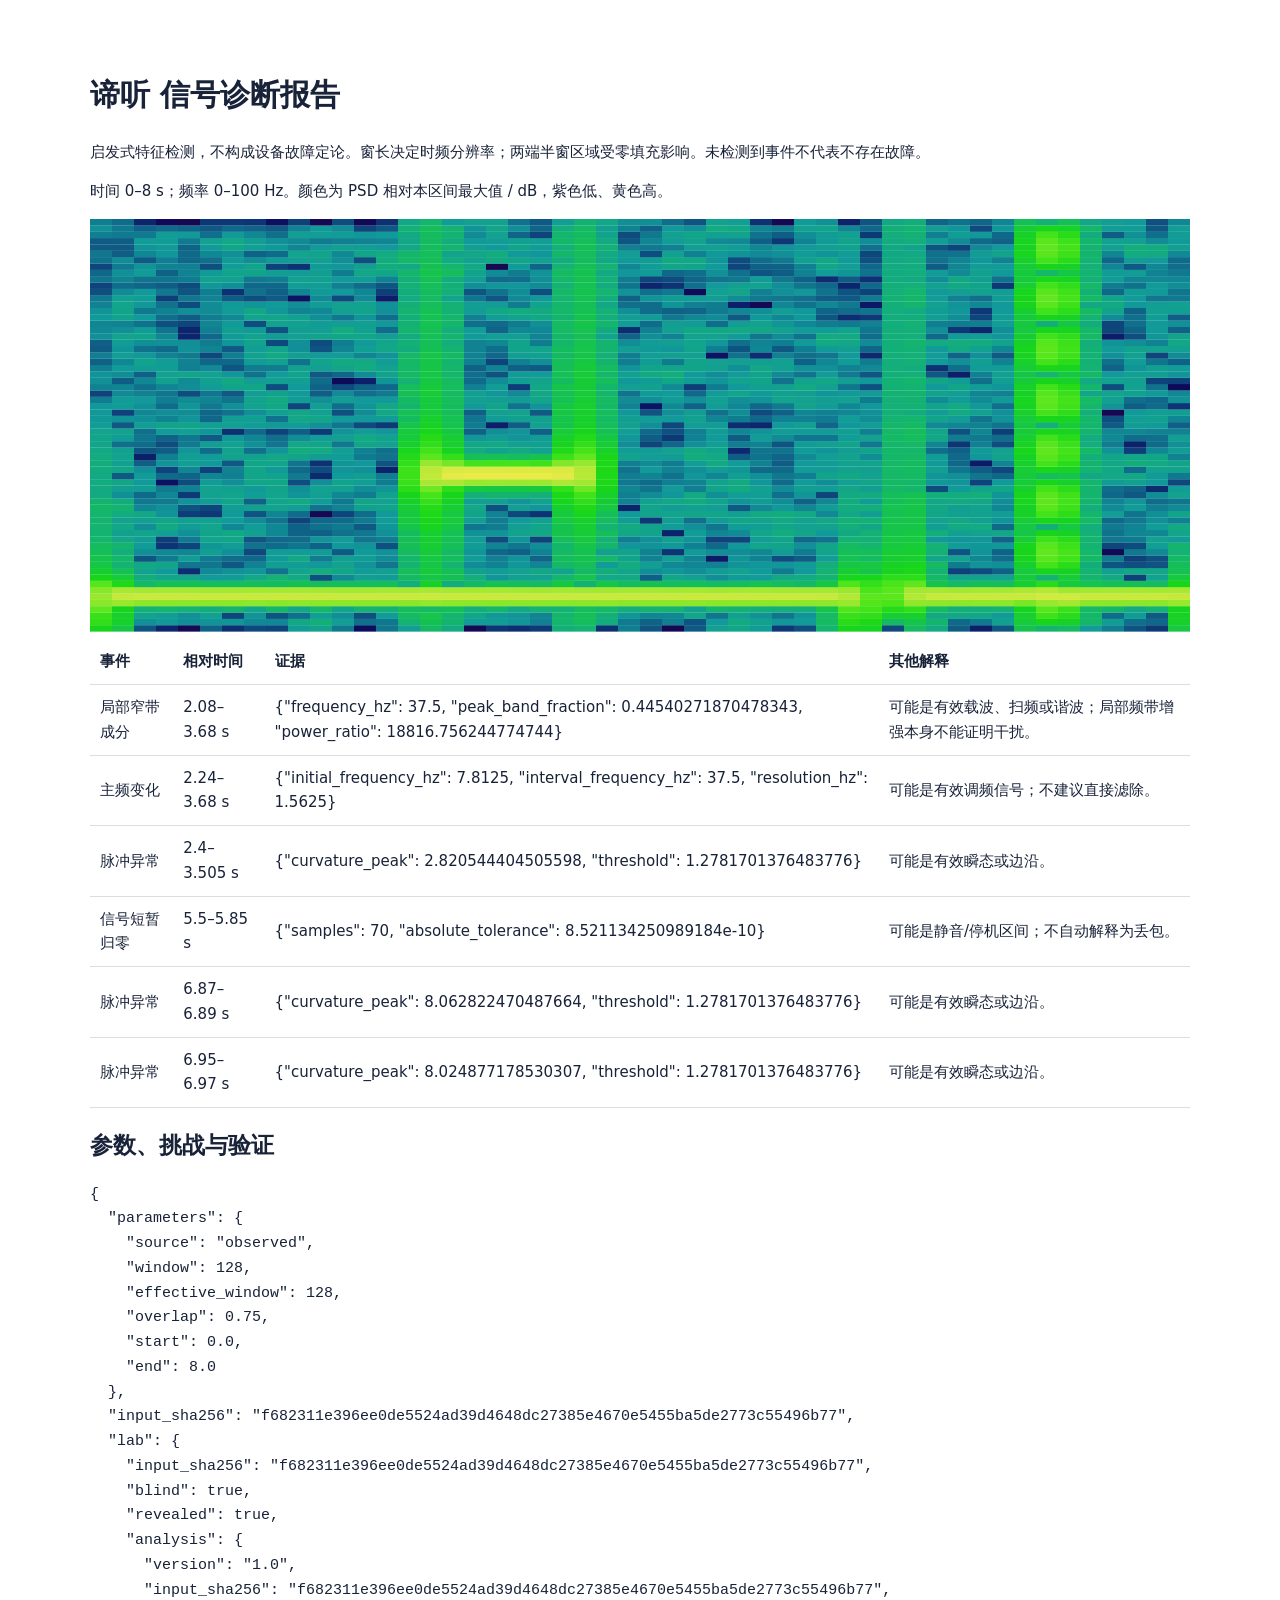
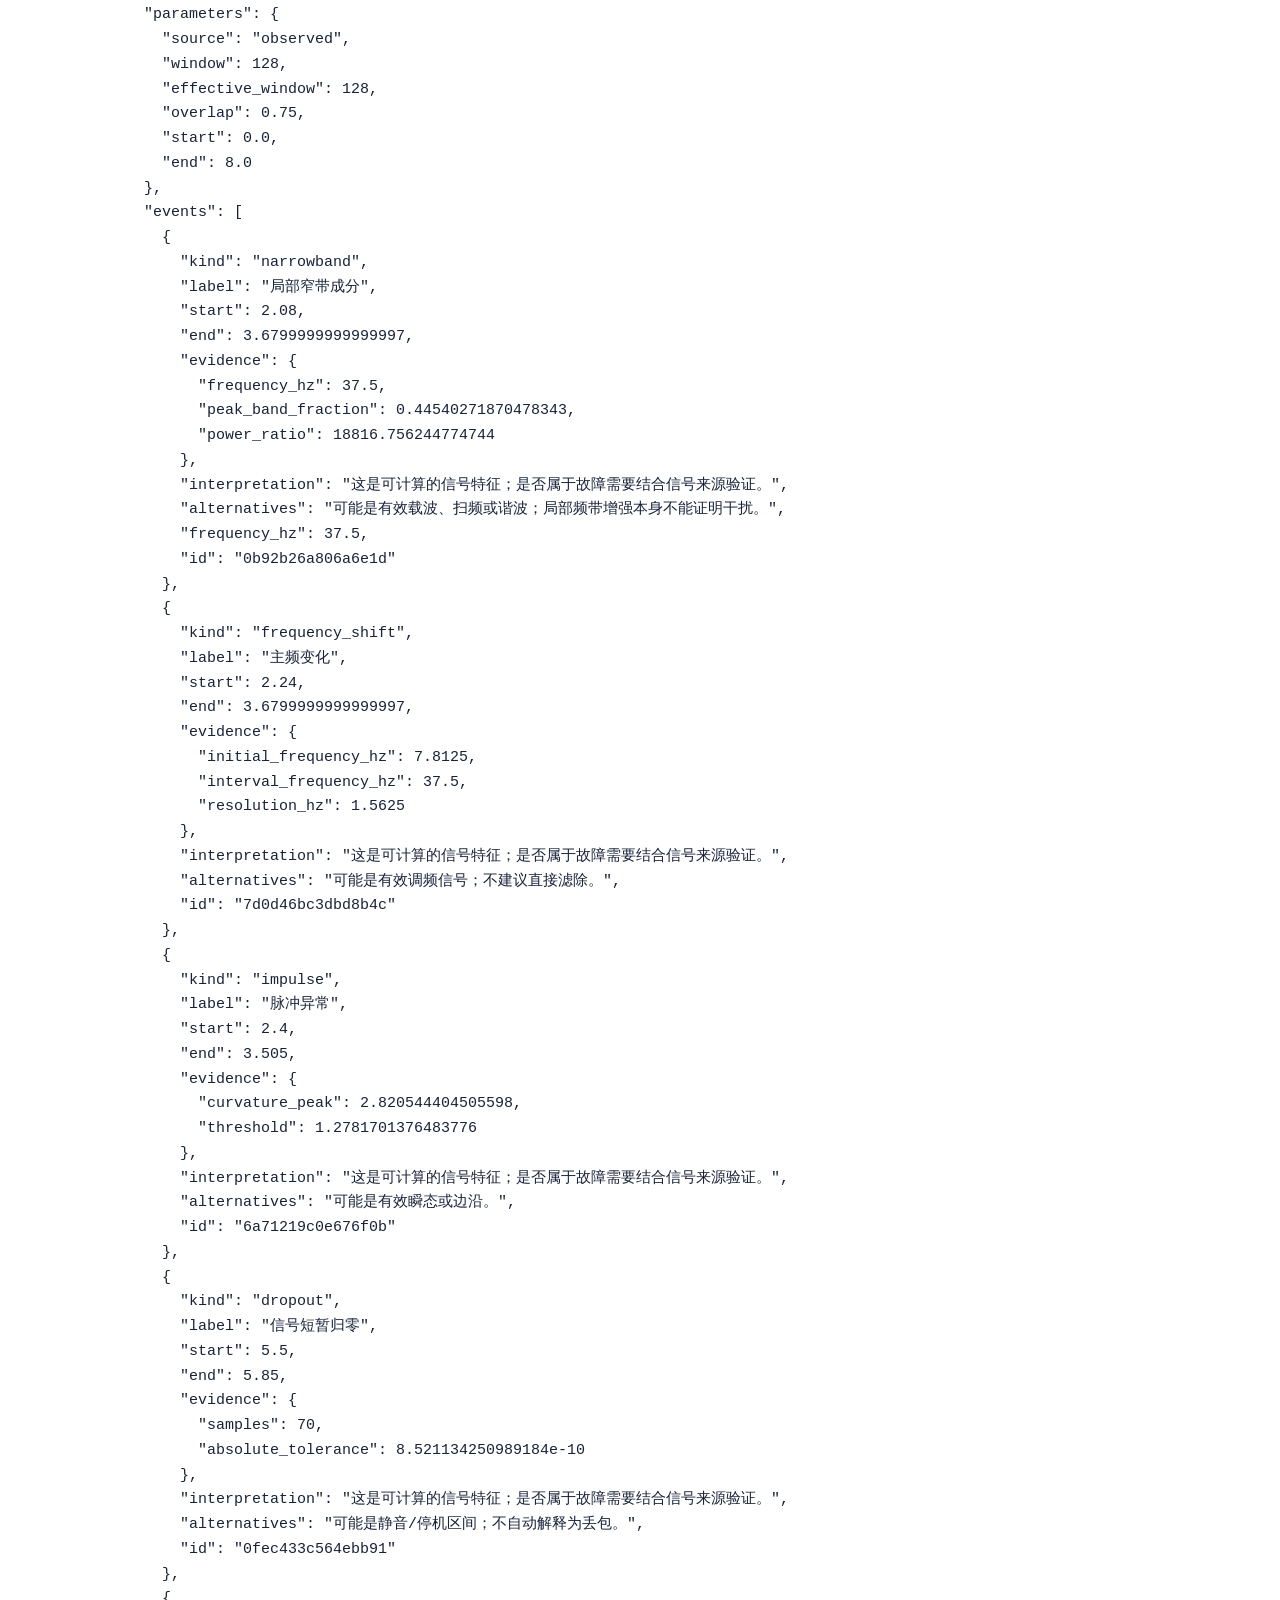
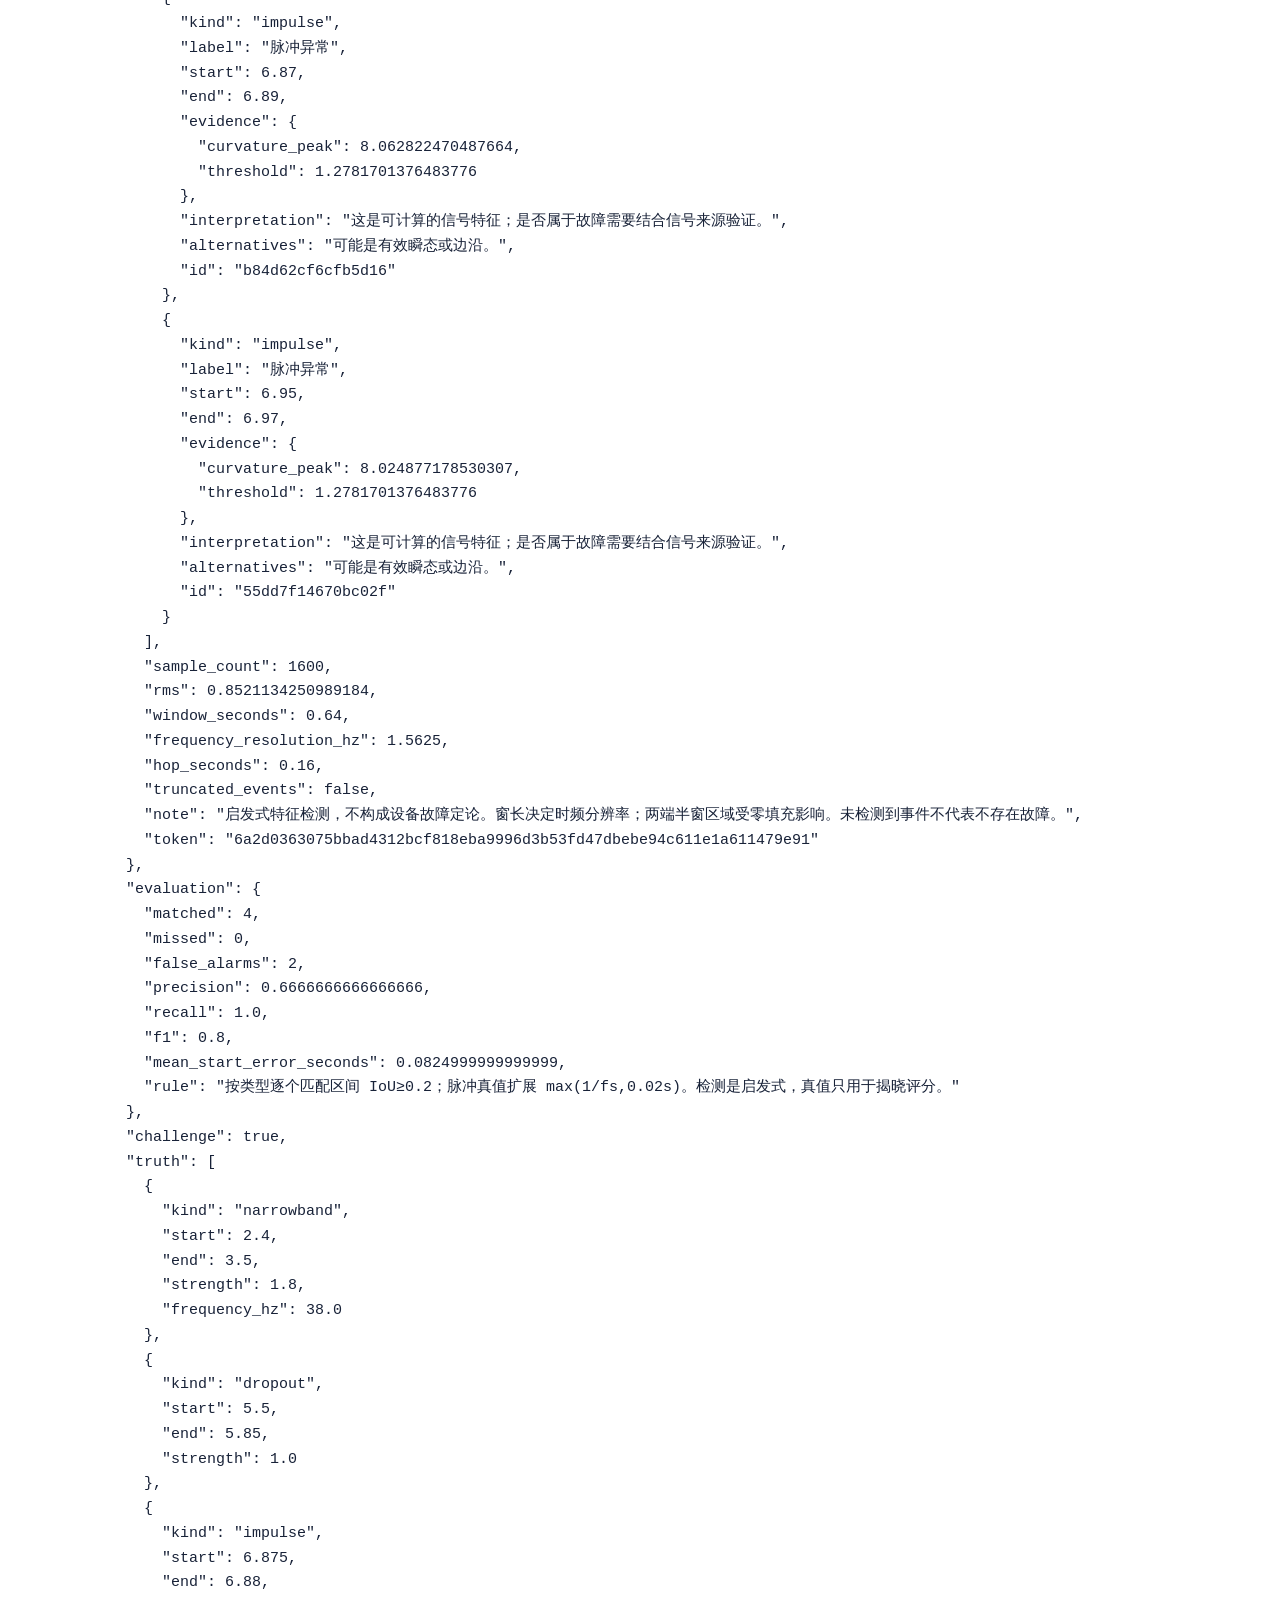
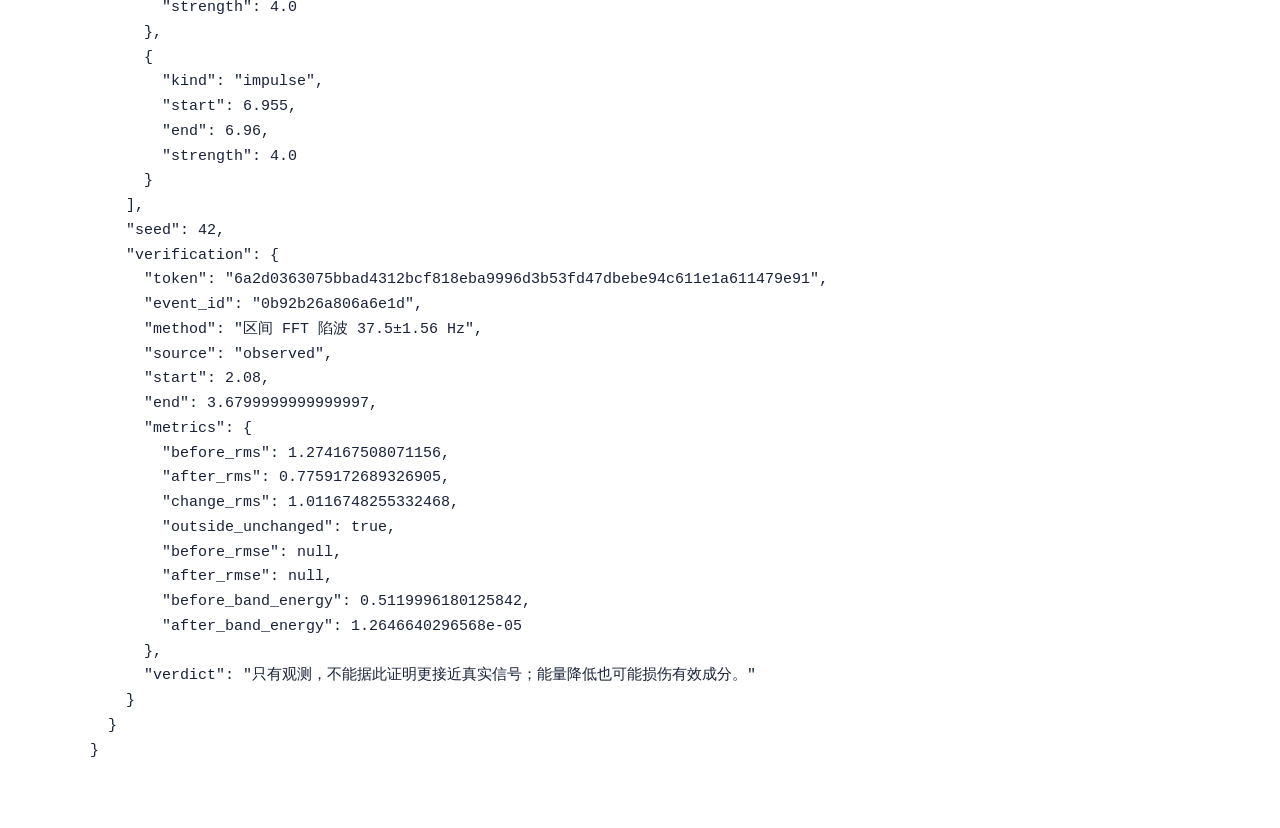
<file: docs/diagnostics-v026.html>
<!doctype html><html lang="zh-CN"><meta charset="utf-8"><meta name="viewport" content="width=device-width"><title>谛听诊断报告</title><style>body{max-width:1100px;margin:30px auto;padding:20px;font:15px/1.65 system-ui;color:#182238}svg{width:100%}table{border-collapse:collapse}th,td{padding:10px;border-bottom:1px solid #ddd;text-align:left}.scroll{overflow:auto}pre{white-space:pre-wrap;overflow-wrap:anywhere}</style><h1>谛听   信号诊断报告</h1><p>启发式特征检测，不构成设备故障定论。窗长决定时频分辨率；两端半窗区域受零填充影响。未检测到事件不代表不存在故障。</p><p>时间 0–8 s；频率 0–100 Hz。颜色为 PSD 相对本区间最大值 / dB，紫色低、黄色高。</p><svg viewBox="0 0 800 300" role="img" aria-label="时频图"><rect x="0.00" y="295.38" width="16.10" height="4.72" fill="hsl(121.2 80% 46.5%)"/><rect x="0.00" y="290.77" width="16.10" height="4.72" fill="hsl(112.4 80% 48.4%)"/><rect x="0.00" y="286.15" width="16.10" height="4.72" fill="hsl(110.9 80% 48.8%)"/><rect x="0.00" y="281.54" width="16.10" height="4.72" fill="hsl(100.9 80% 51.0%)"/><rect x="0.00" y="276.92" width="16.10" height="4.72" fill="hsl(89.2 80% 53.5%)"/><rect x="0.00" y="272.31" width="16.10" height="4.72" fill="hsl(85.3 80% 54.4%)"/><rect x="0.00" y="267.69" width="16.10" height="4.72" fill="hsl(89.6 80% 53.4%)"/><rect x="0.00" y="263.08" width="16.10" height="4.72" fill="hsl(102.9 80% 50.5%)"/><rect x="0.00" y="258.46" width="16.10" height="4.72" fill="hsl(121.2 80% 46.5%)"/><rect x="0.00" y="253.85" width="16.10" height="4.72" fill="hsl(128.4 80% 44.9%)"/><rect x="0.00" y="249.23" width="16.10" height="4.72" fill="hsl(136.5 80% 43.1%)"/><rect x="0.00" y="244.62" width="16.10" height="4.72" fill="hsl(139.2 80% 42.5%)"/><rect x="0.00" y="240.00" width="16.10" height="4.72" fill="hsl(143.1 80% 41.6%)"/><rect x="0.00" y="235.38" width="16.10" height="4.72" fill="hsl(146.0 80% 41.0%)"/><rect x="0.00" y="230.77" width="16.10" height="4.72" fill="hsl(152.2 80% 39.6%)"/><rect x="0.00" y="226.15" width="16.10" height="4.72" fill="hsl(155.6 80% 38.9%)"/><rect x="0.00" y="221.54" width="16.10" height="4.72" fill="hsl(154.6 80% 39.1%)"/><rect x="0.00" y="216.92" width="16.10" height="4.72" fill="hsl(154.8 80% 39.0%)"/><rect x="0.00" y="212.31" width="16.10" height="4.72" fill="hsl(152.6 80% 39.5%)"/><rect x="0.00" y="207.69" width="16.10" height="4.72" fill="hsl(150.8 80% 39.9%)"/><rect x="0.00" y="203.08" width="16.10" height="4.72" fill="hsl(154.9 80% 39.0%)"/><rect x="0.00" y="198.46" width="16.10" height="4.72" fill="hsl(163.5 80% 37.1%)"/><rect x="0.00" y="193.85" width="16.10" height="4.72" fill="hsl(164.0 80% 37.0%)"/><rect x="0.00" y="189.23" width="16.10" height="4.72" fill="hsl(163.0 80% 37.2%)"/><rect x="0.00" y="184.62" width="16.10" height="4.72" fill="hsl(164.8 80% 36.8%)"/><rect x="0.00" y="180.00" width="16.10" height="4.72" fill="hsl(162.5 80% 37.3%)"/><rect x="0.00" y="175.38" width="16.10" height="4.72" fill="hsl(161.2 80% 37.6%)"/><rect x="0.00" y="170.77" width="16.10" height="4.72" fill="hsl(162.2 80% 37.4%)"/><rect x="0.00" y="166.15" width="16.10" height="4.72" fill="hsl(165.1 80% 36.8%)"/><rect x="0.00" y="161.54" width="16.10" height="4.72" fill="hsl(169.1 80% 35.9%)"/><rect x="0.00" y="156.92" width="16.10" height="4.72" fill="hsl(168.5 80% 36.0%)"/><rect x="0.00" y="152.31" width="16.10" height="4.72" fill="hsl(170.0 80% 35.7%)"/><rect x="0.00" y="147.69" width="16.10" height="4.72" fill="hsl(176.7 80% 34.2%)"/><rect x="0.00" y="143.08" width="16.10" height="4.72" fill="hsl(180.2 80% 33.4%)"/><rect x="0.00" y="138.46" width="16.10" height="4.72" fill="hsl(180.3 80% 33.4%)"/><rect x="0.00" y="133.85" width="16.10" height="4.72" fill="hsl(180.2 80% 33.4%)"/><rect x="0.00" y="129.23" width="16.10" height="4.72" fill="hsl(189.6 80% 31.4%)"/><rect x="0.00" y="124.62" width="16.10" height="4.72" fill="hsl(210.7 80% 26.7%)"/><rect x="0.00" y="120.00" width="16.10" height="4.72" fill="hsl(187.3 80% 31.9%)"/><rect x="0.00" y="115.38" width="16.10" height="4.72" fill="hsl(182.8 80% 32.9%)"/><rect x="0.00" y="110.77" width="16.10" height="4.72" fill="hsl(181.6 80% 33.1%)"/><rect x="0.00" y="106.15" width="16.10" height="4.72" fill="hsl(188.6 80% 31.6%)"/><rect x="0.00" y="101.54" width="16.10" height="4.72" fill="hsl(198.9 80% 29.3%)"/><rect x="0.00" y="96.92" width="16.10" height="4.72" fill="hsl(188.6 80% 31.6%)"/><rect x="0.00" y="92.31" width="16.10" height="4.72" fill="hsl(201.1 80% 28.8%)"/><rect x="0.00" y="87.69" width="16.10" height="4.72" fill="hsl(199.5 80% 29.2%)"/><rect x="0.00" y="83.08" width="16.10" height="4.72" fill="hsl(182.9 80% 32.8%)"/><rect x="0.00" y="78.46" width="16.10" height="4.72" fill="hsl(185.3 80% 32.3%)"/><rect x="0.00" y="73.85" width="16.10" height="4.72" fill="hsl(186.0 80% 32.1%)"/><rect x="0.00" y="69.23" width="16.10" height="4.72" fill="hsl(179.9 80% 33.5%)"/><rect x="0.00" y="64.62" width="16.10" height="4.72" fill="hsl(181.7 80% 33.1%)"/><rect x="0.00" y="60.00" width="16.10" height="4.72" fill="hsl(187.4 80% 31.8%)"/><rect x="0.00" y="55.38" width="16.10" height="4.72" fill="hsl(190.8 80% 31.1%)"/><rect x="0.00" y="50.77" width="16.10" height="4.72" fill="hsl(205.5 80% 27.8%)"/><rect x="0.00" y="46.15" width="16.10" height="4.72" fill="hsl(210.8 80% 26.7%)"/><rect x="0.00" y="41.54" width="16.10" height="4.72" fill="hsl(192.2 80% 30.8%)"/><rect x="0.00" y="36.92" width="16.10" height="4.72" fill="hsl(196.2 80% 29.9%)"/><rect x="0.00" y="32.31" width="16.10" height="4.72" fill="hsl(209.8 80% 26.9%)"/><rect x="0.00" y="27.69" width="16.10" height="4.72" fill="hsl(193.1 80% 30.6%)"/><rect x="0.00" y="23.08" width="16.10" height="4.72" fill="hsl(191.1 80% 31.0%)"/><rect x="0.00" y="18.46" width="16.10" height="4.72" fill="hsl(201.0 80% 28.8%)"/><rect x="0.00" y="13.85" width="16.10" height="4.72" fill="hsl(201.0 80% 28.8%)"/><rect x="0.00" y="9.23" width="16.10" height="4.72" fill="hsl(188.3 80% 31.6%)"/><rect x="0.00" y="4.62" width="16.10" height="4.72" fill="hsl(182.8 80% 32.8%)"/><rect x="0.00" y="0.00" width="16.10" height="4.72" fill="hsl(188.8 80% 31.5%)"/><rect x="16.00" y="295.38" width="16.10" height="4.72" fill="hsl(135.2 80% 43.4%)"/><rect x="16.00" y="290.77" width="16.10" height="4.72" fill="hsl(126.4 80% 45.3%)"/><rect x="16.00" y="286.15" width="16.10" height="4.72" fill="hsl(125.9 80% 45.4%)"/><rect x="16.00" y="281.54" width="16.10" height="4.72" fill="hsl(121.3 80% 46.4%)"/><rect x="16.00" y="276.92" width="16.10" height="4.72" fill="hsl(85.4 80% 54.4%)"/><rect x="16.00" y="272.31" width="16.10" height="4.72" fill="hsl(72.8 80% 57.2%)"/><rect x="16.00" y="267.69" width="16.10" height="4.72" fill="hsl(81.2 80% 55.3%)"/><rect x="16.00" y="263.08" width="16.10" height="4.72" fill="hsl(117.9 80% 47.2%)"/><rect x="16.00" y="258.46" width="16.10" height="4.72" fill="hsl(130.3 80% 44.5%)"/><rect x="16.00" y="253.85" width="16.10" height="4.72" fill="hsl(142.2 80% 41.8%)"/><rect x="16.00" y="249.23" width="16.10" height="4.72" fill="hsl(155.9 80% 38.8%)"/><rect x="16.00" y="244.62" width="16.10" height="4.72" fill="hsl(151.3 80% 39.8%)"/><rect x="16.00" y="240.00" width="16.10" height="4.72" fill="hsl(159.6 80% 38.0%)"/><rect x="16.00" y="235.38" width="16.10" height="4.72" fill="hsl(153.8 80% 39.3%)"/><rect x="16.00" y="230.77" width="16.10" height="4.72" fill="hsl(166.6 80% 36.4%)"/><rect x="16.00" y="226.15" width="16.10" height="4.72" fill="hsl(173.7 80% 34.9%)"/><rect x="16.00" y="221.54" width="16.10" height="4.72" fill="hsl(165.6 80% 36.7%)"/><rect x="16.00" y="216.92" width="16.10" height="4.72" fill="hsl(172.0 80% 35.2%)"/><rect x="16.00" y="212.31" width="16.10" height="4.72" fill="hsl(163.2 80% 37.2%)"/><rect x="16.00" y="207.69" width="16.10" height="4.72" fill="hsl(154.5 80% 39.1%)"/><rect x="16.00" y="203.08" width="16.10" height="4.72" fill="hsl(162.2 80% 37.4%)"/><rect x="16.00" y="198.46" width="16.10" height="4.72" fill="hsl(183.4 80% 32.7%)"/><rect x="16.00" y="193.85" width="16.10" height="4.72" fill="hsl(174.7 80% 34.6%)"/><rect x="16.00" y="189.23" width="16.10" height="4.72" fill="hsl(167.5 80% 36.2%)"/><rect x="16.00" y="184.62" width="16.10" height="4.72" fill="hsl(201.6 80% 28.7%)"/><rect x="16.00" y="180.00" width="16.10" height="4.72" fill="hsl(168.0 80% 36.1%)"/><rect x="16.00" y="175.38" width="16.10" height="4.72" fill="hsl(173.4 80% 34.9%)"/><rect x="16.00" y="170.77" width="16.10" height="4.72" fill="hsl(171.6 80% 35.3%)"/><rect x="16.00" y="166.15" width="16.10" height="4.72" fill="hsl(173.1 80% 35.0%)"/><rect x="16.00" y="161.54" width="16.10" height="4.72" fill="hsl(193.6 80% 30.5%)"/><rect x="16.00" y="156.92" width="16.10" height="4.72" fill="hsl(176.6 80% 34.2%)"/><rect x="16.00" y="152.31" width="16.10" height="4.72" fill="hsl(171.4 80% 35.4%)"/><rect x="16.00" y="147.69" width="16.10" height="4.72" fill="hsl(201.8 80% 28.6%)"/><rect x="16.00" y="143.08" width="16.10" height="4.72" fill="hsl(182.4 80% 32.9%)"/><rect x="16.00" y="138.46" width="16.10" height="4.72" fill="hsl(211.0 80% 26.6%)"/><rect x="16.00" y="133.85" width="16.10" height="4.72" fill="hsl(178.2 80% 33.9%)"/><rect x="16.00" y="129.23" width="16.10" height="4.72" fill="hsl(177.4 80% 34.1%)"/><rect x="16.00" y="124.62" width="16.10" height="4.72" fill="hsl(185.0 80% 32.4%)"/><rect x="16.00" y="120.00" width="16.10" height="4.72" fill="hsl(186.0 80% 32.1%)"/><rect x="16.00" y="115.38" width="16.10" height="4.72" fill="hsl(200.8 80% 28.9%)"/><rect x="16.00" y="110.77" width="16.10" height="4.72" fill="hsl(183.9 80% 32.6%)"/><rect x="16.00" y="106.15" width="16.10" height="4.72" fill="hsl(179.9 80% 33.5%)"/><rect x="16.00" y="101.54" width="16.10" height="4.72" fill="hsl(185.5 80% 32.2%)"/><rect x="16.00" y="96.92" width="16.10" height="4.72" fill="hsl(175.7 80% 34.4%)"/><rect x="16.00" y="92.31" width="16.10" height="4.72" fill="hsl(181.2 80% 33.2%)"/><rect x="16.00" y="87.69" width="16.10" height="4.72" fill="hsl(178.1 80% 33.9%)"/><rect x="16.00" y="83.08" width="16.10" height="4.72" fill="hsl(170.6 80% 35.6%)"/><rect x="16.00" y="78.46" width="16.10" height="4.72" fill="hsl(183.7 80% 32.7%)"/><rect x="16.00" y="73.85" width="16.10" height="4.72" fill="hsl(187.4 80% 31.8%)"/><rect x="16.00" y="69.23" width="16.10" height="4.72" fill="hsl(171.5 80% 35.4%)"/><rect x="16.00" y="64.62" width="16.10" height="4.72" fill="hsl(169.4 80% 35.8%)"/><rect x="16.00" y="60.00" width="16.10" height="4.72" fill="hsl(170.0 80% 35.7%)"/><rect x="16.00" y="55.38" width="16.10" height="4.72" fill="hsl(172.8 80% 35.1%)"/><rect x="16.00" y="50.77" width="16.10" height="4.72" fill="hsl(184.6 80% 32.4%)"/><rect x="16.00" y="46.15" width="16.10" height="4.72" fill="hsl(194.8 80% 30.2%)"/><rect x="16.00" y="41.54" width="16.10" height="4.72" fill="hsl(186.7 80% 32.0%)"/><rect x="16.00" y="36.92" width="16.10" height="4.72" fill="hsl(182.6 80% 32.9%)"/><rect x="16.00" y="32.31" width="16.10" height="4.72" fill="hsl(189.9 80% 31.3%)"/><rect x="16.00" y="27.69" width="16.10" height="4.72" fill="hsl(183.8 80% 32.6%)"/><rect x="16.00" y="23.08" width="16.10" height="4.72" fill="hsl(200.8 80% 28.9%)"/><rect x="16.00" y="18.46" width="16.10" height="4.72" fill="hsl(201.9 80% 28.6%)"/><rect x="16.00" y="13.85" width="16.10" height="4.72" fill="hsl(200.4 80% 29.0%)"/><rect x="16.00" y="9.23" width="16.10" height="4.72" fill="hsl(190.0 80% 31.3%)"/><rect x="16.00" y="4.62" width="16.10" height="4.72" fill="hsl(190.5 80% 31.1%)"/><rect x="16.00" y="0.00" width="16.10" height="4.72" fill="hsl(195.0 80% 30.2%)"/><rect x="32.00" y="295.38" width="16.10" height="4.72" fill="hsl(204.3 80% 28.1%)"/><rect x="32.00" y="290.77" width="16.10" height="4.72" fill="hsl(183.0 80% 32.8%)"/><rect x="32.00" y="286.15" width="16.10" height="4.72" fill="hsl(170.2 80% 35.6%)"/><rect x="32.00" y="281.54" width="16.10" height="4.72" fill="hsl(157.2 80% 38.5%)"/><rect x="32.00" y="276.92" width="16.10" height="4.72" fill="hsl(89.1 80% 53.6%)"/><rect x="32.00" y="272.31" width="16.10" height="4.72" fill="hsl(71.1 80% 57.6%)"/><rect x="32.00" y="267.69" width="16.10" height="4.72" fill="hsl(81.7 80% 55.2%)"/><rect x="32.00" y="263.08" width="16.10" height="4.72" fill="hsl(149.2 80% 40.3%)"/><rect x="32.00" y="258.46" width="16.10" height="4.72" fill="hsl(161.8 80% 37.5%)"/><rect x="32.00" y="253.85" width="16.10" height="4.72" fill="hsl(171.7 80% 35.3%)"/><rect x="32.00" y="249.23" width="16.10" height="4.72" fill="hsl(165.3 80% 36.7%)"/><rect x="32.00" y="244.62" width="16.10" height="4.72" fill="hsl(203.1 80% 28.4%)"/><rect x="32.00" y="240.00" width="16.10" height="4.72" fill="hsl(183.4 80% 32.7%)"/><rect x="32.00" y="235.38" width="16.10" height="4.72" fill="hsl(178.9 80% 33.7%)"/><rect x="32.00" y="230.77" width="16.10" height="4.72" fill="hsl(175.4 80% 34.5%)"/><rect x="32.00" y="226.15" width="16.10" height="4.72" fill="hsl(170.0 80% 35.7%)"/><rect x="32.00" y="221.54" width="16.10" height="4.72" fill="hsl(183.6 80% 32.7%)"/><rect x="32.00" y="216.92" width="16.10" height="4.72" fill="hsl(173.5 80% 34.9%)"/><rect x="32.00" y="212.31" width="16.10" height="4.72" fill="hsl(167.0 80% 36.3%)"/><rect x="32.00" y="207.69" width="16.10" height="4.72" fill="hsl(185.9 80% 32.2%)"/><rect x="32.00" y="203.08" width="16.10" height="4.72" fill="hsl(190.8 80% 31.1%)"/><rect x="32.00" y="198.46" width="16.10" height="4.72" fill="hsl(195.5 80% 30.0%)"/><rect x="32.00" y="193.85" width="16.10" height="4.72" fill="hsl(176.9 80% 34.1%)"/><rect x="32.00" y="189.23" width="16.10" height="4.72" fill="hsl(179.7 80% 33.5%)"/><rect x="32.00" y="184.62" width="16.10" height="4.72" fill="hsl(179.2 80% 33.7%)"/><rect x="32.00" y="180.00" width="16.10" height="4.72" fill="hsl(182.8 80% 32.9%)"/><rect x="32.00" y="175.38" width="16.10" height="4.72" fill="hsl(200.0 80% 29.1%)"/><rect x="32.00" y="170.77" width="16.10" height="4.72" fill="hsl(227.8 80% 22.9%)"/><rect x="32.00" y="166.15" width="16.10" height="4.72" fill="hsl(203.7 80% 28.2%)"/><rect x="32.00" y="161.54" width="16.10" height="4.72" fill="hsl(195.0 80% 30.2%)"/><rect x="32.00" y="156.92" width="16.10" height="4.72" fill="hsl(191.7 80% 30.9%)"/><rect x="32.00" y="152.31" width="16.10" height="4.72" fill="hsl(193.5 80% 30.5%)"/><rect x="32.00" y="147.69" width="16.10" height="4.72" fill="hsl(175.4 80% 34.5%)"/><rect x="32.00" y="143.08" width="16.10" height="4.72" fill="hsl(182.6 80% 32.9%)"/><rect x="32.00" y="138.46" width="16.10" height="4.72" fill="hsl(185.6 80% 32.2%)"/><rect x="32.00" y="133.85" width="16.10" height="4.72" fill="hsl(183.1 80% 32.8%)"/><rect x="32.00" y="129.23" width="16.10" height="4.72" fill="hsl(179.4 80% 33.6%)"/><rect x="32.00" y="124.62" width="16.10" height="4.72" fill="hsl(187.5 80% 31.8%)"/><rect x="32.00" y="120.00" width="16.10" height="4.72" fill="hsl(193.0 80% 30.6%)"/><rect x="32.00" y="115.38" width="16.10" height="4.72" fill="hsl(185.6 80% 32.2%)"/><rect x="32.00" y="110.77" width="16.10" height="4.72" fill="hsl(198.5 80% 29.4%)"/><rect x="32.00" y="106.15" width="16.10" height="4.72" fill="hsl(177.2 80% 34.1%)"/><rect x="32.00" y="101.54" width="16.10" height="4.72" fill="hsl(169.3 80% 35.8%)"/><rect x="32.00" y="96.92" width="16.10" height="4.72" fill="hsl(180.5 80% 33.4%)"/><rect x="32.00" y="92.31" width="16.10" height="4.72" fill="hsl(193.1 80% 30.6%)"/><rect x="32.00" y="87.69" width="16.10" height="4.72" fill="hsl(183.4 80% 32.7%)"/><rect x="32.00" y="83.08" width="16.10" height="4.72" fill="hsl(170.5 80% 35.6%)"/><rect x="32.00" y="78.46" width="16.10" height="4.72" fill="hsl(177.5 80% 34.0%)"/><rect x="32.00" y="73.85" width="16.10" height="4.72" fill="hsl(192.7 80% 30.7%)"/><rect x="32.00" y="69.23" width="16.10" height="4.72" fill="hsl(179.9 80% 33.5%)"/><rect x="32.00" y="64.62" width="16.10" height="4.72" fill="hsl(190.3 80% 31.2%)"/><rect x="32.00" y="60.00" width="16.10" height="4.72" fill="hsl(180.2 80% 33.4%)"/><rect x="32.00" y="55.38" width="16.10" height="4.72" fill="hsl(177.8 80% 34.0%)"/><rect x="32.00" y="50.77" width="16.10" height="4.72" fill="hsl(178.7 80% 33.8%)"/><rect x="32.00" y="46.15" width="16.10" height="4.72" fill="hsl(197.0 80% 29.7%)"/><rect x="32.00" y="41.54" width="16.10" height="4.72" fill="hsl(192.1 80% 30.8%)"/><rect x="32.00" y="36.92" width="16.10" height="4.72" fill="hsl(178.0 80% 33.9%)"/><rect x="32.00" y="32.31" width="16.10" height="4.72" fill="hsl(181.8 80% 33.1%)"/><rect x="32.00" y="27.69" width="16.10" height="4.72" fill="hsl(201.5 80% 28.7%)"/><rect x="32.00" y="23.08" width="16.10" height="4.72" fill="hsl(186.0 80% 32.2%)"/><rect x="32.00" y="18.46" width="16.10" height="4.72" fill="hsl(181.6 80% 33.1%)"/><rect x="32.00" y="13.85" width="16.10" height="4.72" fill="hsl(176.3 80% 34.3%)"/><rect x="32.00" y="9.23" width="16.10" height="4.72" fill="hsl(189.9 80% 31.3%)"/><rect x="32.00" y="4.62" width="16.10" height="4.72" fill="hsl(198.6 80% 29.4%)"/><rect x="32.00" y="0.00" width="16.10" height="4.72" fill="hsl(224.1 80% 23.7%)"/><rect x="48.00" y="295.38" width="16.10" height="4.72" fill="hsl(223.8 80% 23.8%)"/><rect x="48.00" y="290.77" width="16.10" height="4.72" fill="hsl(179.6 80% 33.6%)"/><rect x="48.00" y="286.15" width="16.10" height="4.72" fill="hsl(177.2 80% 34.1%)"/><rect x="48.00" y="281.54" width="16.10" height="4.72" fill="hsl(152.7 80% 39.5%)"/><rect x="48.00" y="276.92" width="16.10" height="4.72" fill="hsl(88.9 80% 53.6%)"/><rect x="48.00" y="272.31" width="16.10" height="4.72" fill="hsl(71.0 80% 57.6%)"/><rect x="48.00" y="267.69" width="16.10" height="4.72" fill="hsl(81.4 80% 55.3%)"/><rect x="48.00" y="263.08" width="16.10" height="4.72" fill="hsl(142.0 80% 41.9%)"/><rect x="48.00" y="258.46" width="16.10" height="4.72" fill="hsl(167.7 80% 36.2%)"/><rect x="48.00" y="253.85" width="16.10" height="4.72" fill="hsl(178.5 80% 33.8%)"/><rect x="48.00" y="249.23" width="16.10" height="4.72" fill="hsl(168.7 80% 36.0%)"/><rect x="48.00" y="244.62" width="16.10" height="4.72" fill="hsl(189.8 80% 31.3%)"/><rect x="48.00" y="240.00" width="16.10" height="4.72" fill="hsl(185.2 80% 32.3%)"/><rect x="48.00" y="235.38" width="16.10" height="4.72" fill="hsl(216.6 80% 25.4%)"/><rect x="48.00" y="230.77" width="16.10" height="4.72" fill="hsl(212.9 80% 26.2%)"/><rect x="48.00" y="226.15" width="16.10" height="4.72" fill="hsl(174.1 80% 34.8%)"/><rect x="48.00" y="221.54" width="16.10" height="4.72" fill="hsl(164.7 80% 36.9%)"/><rect x="48.00" y="216.92" width="16.10" height="4.72" fill="hsl(168.1 80% 36.1%)"/><rect x="48.00" y="212.31" width="16.10" height="4.72" fill="hsl(181.6 80% 33.1%)"/><rect x="48.00" y="207.69" width="16.10" height="4.72" fill="hsl(183.1 80% 32.8%)"/><rect x="48.00" y="203.08" width="16.10" height="4.72" fill="hsl(190.2 80% 31.2%)"/><rect x="48.00" y="198.46" width="16.10" height="4.72" fill="hsl(185.6 80% 32.2%)"/><rect x="48.00" y="193.85" width="16.10" height="4.72" fill="hsl(190.1 80% 31.2%)"/><rect x="48.00" y="189.23" width="16.10" height="4.72" fill="hsl(235.2 80% 21.3%)"/><rect x="48.00" y="184.62" width="16.10" height="4.72" fill="hsl(195.3 80% 30.1%)"/><rect x="48.00" y="180.00" width="16.10" height="4.72" fill="hsl(210.7 80% 26.7%)"/><rect x="48.00" y="175.38" width="16.10" height="4.72" fill="hsl(181.9 80% 33.1%)"/><rect x="48.00" y="170.77" width="16.10" height="4.72" fill="hsl(188.1 80% 31.7%)"/><rect x="48.00" y="166.15" width="16.10" height="4.72" fill="hsl(200.1 80% 29.0%)"/><rect x="48.00" y="161.54" width="16.10" height="4.72" fill="hsl(206.0 80% 27.7%)"/><rect x="48.00" y="156.92" width="16.10" height="4.72" fill="hsl(199.0 80% 29.3%)"/><rect x="48.00" y="152.31" width="16.10" height="4.72" fill="hsl(178.3 80% 33.9%)"/><rect x="48.00" y="147.69" width="16.10" height="4.72" fill="hsl(169.5 80% 35.8%)"/><rect x="48.00" y="143.08" width="16.10" height="4.72" fill="hsl(187.2 80% 31.9%)"/><rect x="48.00" y="138.46" width="16.10" height="4.72" fill="hsl(183.6 80% 32.7%)"/><rect x="48.00" y="133.85" width="16.10" height="4.72" fill="hsl(194.5 80% 30.3%)"/><rect x="48.00" y="129.23" width="16.10" height="4.72" fill="hsl(188.9 80% 31.5%)"/><rect x="48.00" y="124.62" width="16.10" height="4.72" fill="hsl(191.4 80% 31.0%)"/><rect x="48.00" y="120.00" width="16.10" height="4.72" fill="hsl(186.5 80% 32.0%)"/><rect x="48.00" y="115.38" width="16.10" height="4.72" fill="hsl(172.6 80% 35.1%)"/><rect x="48.00" y="110.77" width="16.10" height="4.72" fill="hsl(171.2 80% 35.4%)"/><rect x="48.00" y="106.15" width="16.10" height="4.72" fill="hsl(176.3 80% 34.3%)"/><rect x="48.00" y="101.54" width="16.10" height="4.72" fill="hsl(177.2 80% 34.1%)"/><rect x="48.00" y="96.92" width="16.10" height="4.72" fill="hsl(187.1 80% 31.9%)"/><rect x="48.00" y="92.31" width="16.10" height="4.72" fill="hsl(196.1 80% 29.9%)"/><rect x="48.00" y="87.69" width="16.10" height="4.72" fill="hsl(183.1 80% 32.8%)"/><rect x="48.00" y="83.08" width="16.10" height="4.72" fill="hsl(185.4 80% 32.3%)"/><rect x="48.00" y="78.46" width="16.10" height="4.72" fill="hsl(192.2 80% 30.8%)"/><rect x="48.00" y="73.85" width="16.10" height="4.72" fill="hsl(205.4 80% 27.8%)"/><rect x="48.00" y="69.23" width="16.10" height="4.72" fill="hsl(194.1 80% 30.3%)"/><rect x="48.00" y="64.62" width="16.10" height="4.72" fill="hsl(187.2 80% 31.9%)"/><rect x="48.00" y="60.00" width="16.10" height="4.72" fill="hsl(192.9 80% 30.6%)"/><rect x="48.00" y="55.38" width="16.10" height="4.72" fill="hsl(212.3 80% 26.3%)"/><rect x="48.00" y="50.77" width="16.10" height="4.72" fill="hsl(190.8 80% 31.1%)"/><rect x="48.00" y="46.15" width="16.10" height="4.72" fill="hsl(200.3 80% 29.0%)"/><rect x="48.00" y="41.54" width="16.10" height="4.72" fill="hsl(191.5 80% 30.9%)"/><rect x="48.00" y="36.92" width="16.10" height="4.72" fill="hsl(198.8 80% 29.3%)"/><rect x="48.00" y="32.31" width="16.10" height="4.72" fill="hsl(187.2 80% 31.9%)"/><rect x="48.00" y="27.69" width="16.10" height="4.72" fill="hsl(188.5 80% 31.6%)"/><rect x="48.00" y="23.08" width="16.10" height="4.72" fill="hsl(180.6 80% 33.3%)"/><rect x="48.00" y="18.46" width="16.10" height="4.72" fill="hsl(179.4 80% 33.6%)"/><rect x="48.00" y="13.85" width="16.10" height="4.72" fill="hsl(176.3 80% 34.3%)"/><rect x="48.00" y="9.23" width="16.10" height="4.72" fill="hsl(176.6 80% 34.2%)"/><rect x="48.00" y="4.62" width="16.10" height="4.72" fill="hsl(195.3 80% 30.1%)"/><rect x="48.00" y="0.00" width="16.10" height="4.72" fill="hsl(244.9 80% 19.1%)"/><rect x="64.00" y="295.38" width="16.10" height="4.72" fill="hsl(250.0 80% 18.0%)"/><rect x="64.00" y="290.77" width="16.10" height="4.72" fill="hsl(183.3 80% 32.7%)"/><rect x="64.00" y="286.15" width="16.10" height="4.72" fill="hsl(183.1 80% 32.8%)"/><rect x="64.00" y="281.54" width="16.10" height="4.72" fill="hsl(156.3 80% 38.7%)"/><rect x="64.00" y="276.92" width="16.10" height="4.72" fill="hsl(88.8 80% 53.6%)"/><rect x="64.00" y="272.31" width="16.10" height="4.72" fill="hsl(71.0 80% 57.6%)"/><rect x="64.00" y="267.69" width="16.10" height="4.72" fill="hsl(81.4 80% 55.3%)"/><rect x="64.00" y="263.08" width="16.10" height="4.72" fill="hsl(142.3 80% 41.8%)"/><rect x="64.00" y="258.46" width="16.10" height="4.72" fill="hsl(168.8 80% 35.9%)"/><rect x="64.00" y="253.85" width="16.10" height="4.72" fill="hsl(219.7 80% 24.7%)"/><rect x="64.00" y="249.23" width="16.10" height="4.72" fill="hsl(191.3 80% 31.0%)"/><rect x="64.00" y="244.62" width="16.10" height="4.72" fill="hsl(177.3 80% 34.1%)"/><rect x="64.00" y="240.00" width="16.10" height="4.72" fill="hsl(186.1 80% 32.1%)"/><rect x="64.00" y="235.38" width="16.10" height="4.72" fill="hsl(210.7 80% 26.7%)"/><rect x="64.00" y="230.77" width="16.10" height="4.72" fill="hsl(189.7 80% 31.3%)"/><rect x="64.00" y="226.15" width="16.10" height="4.72" fill="hsl(182.5 80% 32.9%)"/><rect x="64.00" y="221.54" width="16.10" height="4.72" fill="hsl(176.2 80% 34.3%)"/><rect x="64.00" y="216.92" width="16.10" height="4.72" fill="hsl(173.7 80% 34.9%)"/><rect x="64.00" y="212.31" width="16.10" height="4.72" fill="hsl(213.2 80% 26.1%)"/><rect x="64.00" y="207.69" width="16.10" height="4.72" fill="hsl(203.9 80% 28.2%)"/><rect x="64.00" y="203.08" width="16.10" height="4.72" fill="hsl(181.9 80% 33.1%)"/><rect x="64.00" y="198.46" width="16.10" height="4.72" fill="hsl(215.1 80% 25.7%)"/><rect x="64.00" y="193.85" width="16.10" height="4.72" fill="hsl(187.1 80% 31.9%)"/><rect x="64.00" y="189.23" width="16.10" height="4.72" fill="hsl(206.9 80% 27.5%)"/><rect x="64.00" y="184.62" width="16.10" height="4.72" fill="hsl(197.7 80% 29.6%)"/><rect x="64.00" y="180.00" width="16.10" height="4.72" fill="hsl(186.4 80% 32.1%)"/><rect x="64.00" y="175.38" width="16.10" height="4.72" fill="hsl(175.8 80% 34.4%)"/><rect x="64.00" y="170.77" width="16.10" height="4.72" fill="hsl(174.8 80% 34.6%)"/><rect x="64.00" y="166.15" width="16.10" height="4.72" fill="hsl(181.4 80% 33.2%)"/><rect x="64.00" y="161.54" width="16.10" height="4.72" fill="hsl(190.0 80% 31.3%)"/><rect x="64.00" y="156.92" width="16.10" height="4.72" fill="hsl(191.1 80% 31.0%)"/><rect x="64.00" y="152.31" width="16.10" height="4.72" fill="hsl(174.0 80% 34.8%)"/><rect x="64.00" y="147.69" width="16.10" height="4.72" fill="hsl(169.3 80% 35.8%)"/><rect x="64.00" y="143.08" width="16.10" height="4.72" fill="hsl(181.4 80% 33.2%)"/><rect x="64.00" y="138.46" width="16.10" height="4.72" fill="hsl(183.8 80% 32.6%)"/><rect x="64.00" y="133.85" width="16.10" height="4.72" fill="hsl(181.1 80% 33.2%)"/><rect x="64.00" y="129.23" width="16.10" height="4.72" fill="hsl(184.2 80% 32.5%)"/><rect x="64.00" y="124.62" width="16.10" height="4.72" fill="hsl(206.4 80% 27.6%)"/><rect x="64.00" y="120.00" width="16.10" height="4.72" fill="hsl(184.1 80% 32.6%)"/><rect x="64.00" y="115.38" width="16.10" height="4.72" fill="hsl(184.2 80% 32.5%)"/><rect x="64.00" y="110.77" width="16.10" height="4.72" fill="hsl(169.2 80% 35.9%)"/><rect x="64.00" y="106.15" width="16.10" height="4.72" fill="hsl(187.8 80% 31.7%)"/><rect x="64.00" y="101.54" width="16.10" height="4.72" fill="hsl(187.6 80% 31.8%)"/><rect x="64.00" y="96.92" width="16.10" height="4.72" fill="hsl(190.2 80% 31.2%)"/><rect x="64.00" y="92.31" width="16.10" height="4.72" fill="hsl(182.9 80% 32.8%)"/><rect x="64.00" y="87.69" width="16.10" height="4.72" fill="hsl(183.6 80% 32.7%)"/><rect x="64.00" y="83.08" width="16.10" height="4.72" fill="hsl(224.6 80% 23.6%)"/><rect x="64.00" y="78.46" width="16.10" height="4.72" fill="hsl(224.6 80% 23.6%)"/><rect x="64.00" y="73.85" width="16.10" height="4.72" fill="hsl(209.8 80% 26.9%)"/><rect x="64.00" y="69.23" width="16.10" height="4.72" fill="hsl(200.5 80% 28.9%)"/><rect x="64.00" y="64.62" width="16.10" height="4.72" fill="hsl(183.3 80% 32.7%)"/><rect x="64.00" y="60.00" width="16.10" height="4.72" fill="hsl(207.5 80% 27.4%)"/><rect x="64.00" y="55.38" width="16.10" height="4.72" fill="hsl(191.2 80% 31.0%)"/><rect x="64.00" y="50.77" width="16.10" height="4.72" fill="hsl(203.3 80% 28.3%)"/><rect x="64.00" y="46.15" width="16.10" height="4.72" fill="hsl(207.1 80% 27.5%)"/><rect x="64.00" y="41.54" width="16.10" height="4.72" fill="hsl(189.5 80% 31.4%)"/><rect x="64.00" y="36.92" width="16.10" height="4.72" fill="hsl(187.4 80% 31.8%)"/><rect x="64.00" y="32.31" width="16.10" height="4.72" fill="hsl(188.2 80% 31.7%)"/><rect x="64.00" y="27.69" width="16.10" height="4.72" fill="hsl(196.2 80% 29.9%)"/><rect x="64.00" y="23.08" width="16.10" height="4.72" fill="hsl(195.9 80% 29.9%)"/><rect x="64.00" y="18.46" width="16.10" height="4.72" fill="hsl(198.0 80% 29.5%)"/><rect x="64.00" y="13.85" width="16.10" height="4.72" fill="hsl(189.8 80% 31.3%)"/><rect x="64.00" y="9.23" width="16.10" height="4.72" fill="hsl(178.6 80% 33.8%)"/><rect x="64.00" y="4.62" width="16.10" height="4.72" fill="hsl(197.3 80% 29.7%)"/><rect x="64.00" y="0.00" width="16.10" height="4.72" fill="hsl(250.0 80% 18.0%)"/><rect x="80.00" y="295.38" width="16.10" height="4.72" fill="hsl(198.5 80% 29.4%)"/><rect x="80.00" y="290.77" width="16.10" height="4.72" fill="hsl(181.7 80% 33.1%)"/><rect x="80.00" y="286.15" width="16.10" height="4.72" fill="hsl(174.0 80% 34.8%)"/><rect x="80.00" y="281.54" width="16.10" height="4.72" fill="hsl(160.8 80% 37.7%)"/><rect x="80.00" y="276.92" width="16.10" height="4.72" fill="hsl(88.8 80% 53.6%)"/><rect x="80.00" y="272.31" width="16.10" height="4.72" fill="hsl(71.0 80% 57.6%)"/><rect x="80.00" y="267.69" width="16.10" height="4.72" fill="hsl(81.6 80% 55.2%)"/><rect x="80.00" y="263.08" width="16.10" height="4.72" fill="hsl(145.1 80% 41.2%)"/><rect x="80.00" y="258.46" width="16.10" height="4.72" fill="hsl(179.6 80% 33.6%)"/><rect x="80.00" y="253.85" width="16.10" height="4.72" fill="hsl(184.8 80% 32.4%)"/><rect x="80.00" y="249.23" width="16.10" height="4.72" fill="hsl(191.5 80% 30.9%)"/><rect x="80.00" y="244.62" width="16.10" height="4.72" fill="hsl(189.8 80% 31.3%)"/><rect x="80.00" y="240.00" width="16.10" height="4.72" fill="hsl(174.5 80% 34.7%)"/><rect x="80.00" y="235.38" width="16.10" height="4.72" fill="hsl(181.1 80% 33.2%)"/><rect x="80.00" y="230.77" width="16.10" height="4.72" fill="hsl(170.0 80% 35.7%)"/><rect x="80.00" y="226.15" width="16.10" height="4.72" fill="hsl(169.4 80% 35.8%)"/><rect x="80.00" y="221.54" width="16.10" height="4.72" fill="hsl(170.1 80% 35.7%)"/><rect x="80.00" y="216.92" width="16.10" height="4.72" fill="hsl(174.0 80% 34.8%)"/><rect x="80.00" y="212.31" width="16.10" height="4.72" fill="hsl(215.5 80% 25.6%)"/><rect x="80.00" y="207.69" width="16.10" height="4.72" fill="hsl(209.5 80% 27.0%)"/><rect x="80.00" y="203.08" width="16.10" height="4.72" fill="hsl(176.4 80% 34.3%)"/><rect x="80.00" y="198.46" width="16.10" height="4.72" fill="hsl(171.4 80% 35.4%)"/><rect x="80.00" y="193.85" width="16.10" height="4.72" fill="hsl(171.8 80% 35.3%)"/><rect x="80.00" y="189.23" width="16.10" height="4.72" fill="hsl(177.2 80% 34.1%)"/><rect x="80.00" y="184.62" width="16.10" height="4.72" fill="hsl(186.3 80% 32.1%)"/><rect x="80.00" y="180.00" width="16.10" height="4.72" fill="hsl(211.6 80% 26.5%)"/><rect x="80.00" y="175.38" width="16.10" height="4.72" fill="hsl(179.9 80% 33.5%)"/><rect x="80.00" y="170.77" width="16.10" height="4.72" fill="hsl(178.0 80% 33.9%)"/><rect x="80.00" y="166.15" width="16.10" height="4.72" fill="hsl(194.5 80% 30.3%)"/><rect x="80.00" y="161.54" width="16.10" height="4.72" fill="hsl(175.3 80% 34.5%)"/><rect x="80.00" y="156.92" width="16.10" height="4.72" fill="hsl(201.8 80% 28.7%)"/><rect x="80.00" y="152.31" width="16.10" height="4.72" fill="hsl(181.0 80% 33.2%)"/><rect x="80.00" y="147.69" width="16.10" height="4.72" fill="hsl(174.0 80% 34.8%)"/><rect x="80.00" y="143.08" width="16.10" height="4.72" fill="hsl(196.9 80% 29.7%)"/><rect x="80.00" y="138.46" width="16.10" height="4.72" fill="hsl(197.0 80% 29.7%)"/><rect x="80.00" y="133.85" width="16.10" height="4.72" fill="hsl(190.5 80% 31.2%)"/><rect x="80.00" y="129.23" width="16.10" height="4.72" fill="hsl(186.8 80% 32.0%)"/><rect x="80.00" y="124.62" width="16.10" height="4.72" fill="hsl(191.6 80% 30.9%)"/><rect x="80.00" y="120.00" width="16.10" height="4.72" fill="hsl(176.7 80% 34.2%)"/><rect x="80.00" y="115.38" width="16.10" height="4.72" fill="hsl(172.9 80% 35.0%)"/><rect x="80.00" y="110.77" width="16.10" height="4.72" fill="hsl(171.9 80% 35.3%)"/><rect x="80.00" y="106.15" width="16.10" height="4.72" fill="hsl(184.8 80% 32.4%)"/><rect x="80.00" y="101.54" width="16.10" height="4.72" fill="hsl(197.2 80% 29.7%)"/><rect x="80.00" y="96.92" width="16.10" height="4.72" fill="hsl(208.3 80% 27.2%)"/><rect x="80.00" y="92.31" width="16.10" height="4.72" fill="hsl(186.7 80% 32.0%)"/><rect x="80.00" y="87.69" width="16.10" height="4.72" fill="hsl(189.4 80% 31.4%)"/><rect x="80.00" y="83.08" width="16.10" height="4.72" fill="hsl(196.5 80% 29.8%)"/><rect x="80.00" y="78.46" width="16.10" height="4.72" fill="hsl(188.3 80% 31.6%)"/><rect x="80.00" y="73.85" width="16.10" height="4.72" fill="hsl(186.1 80% 32.1%)"/><rect x="80.00" y="69.23" width="16.10" height="4.72" fill="hsl(189.4 80% 31.4%)"/><rect x="80.00" y="64.62" width="16.10" height="4.72" fill="hsl(184.2 80% 32.5%)"/><rect x="80.00" y="60.00" width="16.10" height="4.72" fill="hsl(184.6 80% 32.4%)"/><rect x="80.00" y="55.38" width="16.10" height="4.72" fill="hsl(186.7 80% 32.0%)"/><rect x="80.00" y="50.77" width="16.10" height="4.72" fill="hsl(188.7 80% 31.5%)"/><rect x="80.00" y="46.15" width="16.10" height="4.72" fill="hsl(180.9 80% 33.3%)"/><rect x="80.00" y="41.54" width="16.10" height="4.72" fill="hsl(171.7 80% 35.3%)"/><rect x="80.00" y="36.92" width="16.10" height="4.72" fill="hsl(178.4 80% 33.8%)"/><rect x="80.00" y="32.31" width="16.10" height="4.72" fill="hsl(205.6 80% 27.8%)"/><rect x="80.00" y="27.69" width="16.10" height="4.72" fill="hsl(193.6 80% 30.5%)"/><rect x="80.00" y="23.08" width="16.10" height="4.72" fill="hsl(185.4 80% 32.3%)"/><rect x="80.00" y="18.46" width="16.10" height="4.72" fill="hsl(179.7 80% 33.5%)"/><rect x="80.00" y="13.85" width="16.10" height="4.72" fill="hsl(172.1 80% 35.2%)"/><rect x="80.00" y="9.23" width="16.10" height="4.72" fill="hsl(193.7 80% 30.4%)"/><rect x="80.00" y="4.62" width="16.10" height="4.72" fill="hsl(201.8 80% 28.7%)"/><rect x="80.00" y="0.00" width="16.10" height="4.72" fill="hsl(215.5 80% 25.6%)"/><rect x="96.00" y="295.38" width="16.10" height="4.72" fill="hsl(219.1 80% 24.8%)"/><rect x="96.00" y="290.77" width="16.10" height="4.72" fill="hsl(181.2 80% 33.2%)"/><rect x="96.00" y="286.15" width="16.10" height="4.72" fill="hsl(209.2 80% 27.0%)"/><rect x="96.00" y="281.54" width="16.10" height="4.72" fill="hsl(153.5 80% 39.3%)"/><rect x="96.00" y="276.92" width="16.10" height="4.72" fill="hsl(88.8 80% 53.6%)"/><rect x="96.00" y="272.31" width="16.10" height="4.72" fill="hsl(71.0 80% 57.6%)"/><rect x="96.00" y="267.69" width="16.10" height="4.72" fill="hsl(81.6 80% 55.2%)"/><rect x="96.00" y="263.08" width="16.10" height="4.72" fill="hsl(145.3 80% 41.1%)"/><rect x="96.00" y="258.46" width="16.10" height="4.72" fill="hsl(176.3 80% 34.3%)"/><rect x="96.00" y="253.85" width="16.10" height="4.72" fill="hsl(182.3 80% 33.0%)"/><rect x="96.00" y="249.23" width="16.10" height="4.72" fill="hsl(202.3 80% 28.5%)"/><rect x="96.00" y="244.62" width="16.10" height="4.72" fill="hsl(194.9 80% 30.2%)"/><rect x="96.00" y="240.00" width="16.10" height="4.72" fill="hsl(183.1 80% 32.8%)"/><rect x="96.00" y="235.38" width="16.10" height="4.72" fill="hsl(176.2 80% 34.3%)"/><rect x="96.00" y="230.77" width="16.10" height="4.72" fill="hsl(167.8 80% 36.2%)"/><rect x="96.00" y="226.15" width="16.10" height="4.72" fill="hsl(165.6 80% 36.7%)"/><rect x="96.00" y="221.54" width="16.10" height="4.72" fill="hsl(185.9 80% 32.2%)"/><rect x="96.00" y="216.92" width="16.10" height="4.72" fill="hsl(179.1 80% 33.7%)"/><rect x="96.00" y="212.31" width="16.10" height="4.72" fill="hsl(180.0 80% 33.5%)"/><rect x="96.00" y="207.69" width="16.10" height="4.72" fill="hsl(177.4 80% 34.0%)"/><rect x="96.00" y="203.08" width="16.10" height="4.72" fill="hsl(168.4 80% 36.0%)"/><rect x="96.00" y="198.46" width="16.10" height="4.72" fill="hsl(170.1 80% 35.7%)"/><rect x="96.00" y="193.85" width="16.10" height="4.72" fill="hsl(172.5 80% 35.1%)"/><rect x="96.00" y="189.23" width="16.10" height="4.72" fill="hsl(183.5 80% 32.7%)"/><rect x="96.00" y="184.62" width="16.10" height="4.72" fill="hsl(188.5 80% 31.6%)"/><rect x="96.00" y="180.00" width="16.10" height="4.72" fill="hsl(187.6 80% 31.8%)"/><rect x="96.00" y="175.38" width="16.10" height="4.72" fill="hsl(201.5 80% 28.7%)"/><rect x="96.00" y="170.77" width="16.10" height="4.72" fill="hsl(171.8 80% 35.3%)"/><rect x="96.00" y="166.15" width="16.10" height="4.72" fill="hsl(171.0 80% 35.5%)"/><rect x="96.00" y="161.54" width="16.10" height="4.72" fill="hsl(171.9 80% 35.3%)"/><rect x="96.00" y="156.92" width="16.10" height="4.72" fill="hsl(180.6 80% 33.3%)"/><rect x="96.00" y="152.31" width="16.10" height="4.72" fill="hsl(219.0 80% 24.9%)"/><rect x="96.00" y="147.69" width="16.10" height="4.72" fill="hsl(174.1 80% 34.8%)"/><rect x="96.00" y="143.08" width="16.10" height="4.72" fill="hsl(174.8 80% 34.6%)"/><rect x="96.00" y="138.46" width="16.10" height="4.72" fill="hsl(192.7 80% 30.7%)"/><rect x="96.00" y="133.85" width="16.10" height="4.72" fill="hsl(182.6 80% 32.9%)"/><rect x="96.00" y="129.23" width="16.10" height="4.72" fill="hsl(192.0 80% 30.8%)"/><rect x="96.00" y="124.62" width="16.10" height="4.72" fill="hsl(201.9 80% 28.6%)"/><rect x="96.00" y="120.00" width="16.10" height="4.72" fill="hsl(169.4 80% 35.8%)"/><rect x="96.00" y="115.38" width="16.10" height="4.72" fill="hsl(164.8 80% 36.8%)"/><rect x="96.00" y="110.77" width="16.10" height="4.72" fill="hsl(180.9 80% 33.3%)"/><rect x="96.00" y="106.15" width="16.10" height="4.72" fill="hsl(203.5 80% 28.3%)"/><rect x="96.00" y="101.54" width="16.10" height="4.72" fill="hsl(196.2 80% 29.9%)"/><rect x="96.00" y="96.92" width="16.10" height="4.72" fill="hsl(188.7 80% 31.5%)"/><rect x="96.00" y="92.31" width="16.10" height="4.72" fill="hsl(201.7 80% 28.7%)"/><rect x="96.00" y="87.69" width="16.10" height="4.72" fill="hsl(181.0 80% 33.2%)"/><rect x="96.00" y="83.08" width="16.10" height="4.72" fill="hsl(179.0 80% 33.7%)"/><rect x="96.00" y="78.46" width="16.10" height="4.72" fill="hsl(174.7 80% 34.6%)"/><rect x="96.00" y="73.85" width="16.10" height="4.72" fill="hsl(178.8 80% 33.7%)"/><rect x="96.00" y="69.23" width="16.10" height="4.72" fill="hsl(185.2 80% 32.3%)"/><rect x="96.00" y="64.62" width="16.10" height="4.72" fill="hsl(177.8 80% 34.0%)"/><rect x="96.00" y="60.00" width="16.10" height="4.72" fill="hsl(179.0 80% 33.7%)"/><rect x="96.00" y="55.38" width="16.10" height="4.72" fill="hsl(200.3 80% 29.0%)"/><rect x="96.00" y="50.77" width="16.10" height="4.72" fill="hsl(218.4 80% 25.0%)"/><rect x="96.00" y="46.15" width="16.10" height="4.72" fill="hsl(183.4 80% 32.7%)"/><rect x="96.00" y="41.54" width="16.10" height="4.72" fill="hsl(174.2 80% 34.8%)"/><rect x="96.00" y="36.92" width="16.10" height="4.72" fill="hsl(169.5 80% 35.8%)"/><rect x="96.00" y="32.31" width="16.10" height="4.72" fill="hsl(177.5 80% 34.0%)"/><rect x="96.00" y="27.69" width="16.10" height="4.72" fill="hsl(179.2 80% 33.6%)"/><rect x="96.00" y="23.08" width="16.10" height="4.72" fill="hsl(182.8 80% 32.9%)"/><rect x="96.00" y="18.46" width="16.10" height="4.72" fill="hsl(168.1 80% 36.1%)"/><rect x="96.00" y="13.85" width="16.10" height="4.72" fill="hsl(166.5 80% 36.5%)"/><rect x="96.00" y="9.23" width="16.10" height="4.72" fill="hsl(179.2 80% 33.6%)"/><rect x="96.00" y="4.62" width="16.10" height="4.72" fill="hsl(195.9 80% 30.0%)"/><rect x="96.00" y="0.00" width="16.10" height="4.72" fill="hsl(215.3 80% 25.7%)"/><rect x="112.00" y="295.38" width="16.10" height="4.72" fill="hsl(208.0 80% 27.3%)"/><rect x="112.00" y="290.77" width="16.10" height="4.72" fill="hsl(185.2 80% 32.3%)"/><rect x="112.00" y="286.15" width="16.10" height="4.72" fill="hsl(182.2 80% 33.0%)"/><rect x="112.00" y="281.54" width="16.10" height="4.72" fill="hsl(167.3 80% 36.3%)"/><rect x="112.00" y="276.92" width="16.10" height="4.72" fill="hsl(88.7 80% 53.7%)"/><rect x="112.00" y="272.31" width="16.10" height="4.72" fill="hsl(71.0 80% 57.6%)"/><rect x="112.00" y="267.69" width="16.10" height="4.72" fill="hsl(81.5 80% 55.2%)"/><rect x="112.00" y="263.08" width="16.10" height="4.72" fill="hsl(143.6 80% 41.5%)"/><rect x="112.00" y="258.46" width="16.10" height="4.72" fill="hsl(166.6 80% 36.4%)"/><rect x="112.00" y="253.85" width="16.10" height="4.72" fill="hsl(180.6 80% 33.3%)"/><rect x="112.00" y="249.23" width="16.10" height="4.72" fill="hsl(187.3 80% 31.9%)"/><rect x="112.00" y="244.62" width="16.10" height="4.72" fill="hsl(195.9 80% 30.0%)"/><rect x="112.00" y="240.00" width="16.10" height="4.72" fill="hsl(208.4 80% 27.2%)"/><rect x="112.00" y="235.38" width="16.10" height="4.72" fill="hsl(192.7 80% 30.7%)"/><rect x="112.00" y="230.77" width="16.10" height="4.72" fill="hsl(202.6 80% 28.5%)"/><rect x="112.00" y="226.15" width="16.10" height="4.72" fill="hsl(173.3 80% 34.9%)"/><rect x="112.00" y="221.54" width="16.10" height="4.72" fill="hsl(177.7 80% 34.0%)"/><rect x="112.00" y="216.92" width="16.10" height="4.72" fill="hsl(184.1 80% 32.6%)"/><rect x="112.00" y="212.31" width="16.10" height="4.72" fill="hsl(204.1 80% 28.2%)"/><rect x="112.00" y="207.69" width="16.10" height="4.72" fill="hsl(173.6 80% 34.9%)"/><rect x="112.00" y="203.08" width="16.10" height="4.72" fill="hsl(198.1 80% 29.5%)"/><rect x="112.00" y="198.46" width="16.10" height="4.72" fill="hsl(175.7 80% 34.4%)"/><rect x="112.00" y="193.85" width="16.10" height="4.72" fill="hsl(179.0 80% 33.7%)"/><rect x="112.00" y="189.23" width="16.10" height="4.72" fill="hsl(167.8 80% 36.2%)"/><rect x="112.00" y="184.62" width="16.10" height="4.72" fill="hsl(169.1 80% 35.9%)"/><rect x="112.00" y="180.00" width="16.10" height="4.72" fill="hsl(168.5 80% 36.0%)"/><rect x="112.00" y="175.38" width="16.10" height="4.72" fill="hsl(168.1 80% 36.1%)"/><rect x="112.00" y="170.77" width="16.10" height="4.72" fill="hsl(171.7 80% 35.3%)"/><rect x="112.00" y="166.15" width="16.10" height="4.72" fill="hsl(193.1 80% 30.6%)"/><rect x="112.00" y="161.54" width="16.10" height="4.72" fill="hsl(183.0 80% 32.8%)"/><rect x="112.00" y="156.92" width="16.10" height="4.72" fill="hsl(186.2 80% 32.1%)"/><rect x="112.00" y="152.31" width="16.10" height="4.72" fill="hsl(196.4 80% 29.9%)"/><rect x="112.00" y="147.69" width="16.10" height="4.72" fill="hsl(176.2 80% 34.3%)"/><rect x="112.00" y="143.08" width="16.10" height="4.72" fill="hsl(174.6 80% 34.7%)"/><rect x="112.00" y="138.46" width="16.10" height="4.72" fill="hsl(183.4 80% 32.7%)"/><rect x="112.00" y="133.85" width="16.10" height="4.72" fill="hsl(170.5 80% 35.6%)"/><rect x="112.00" y="129.23" width="16.10" height="4.72" fill="hsl(170.6 80% 35.5%)"/><rect x="112.00" y="124.62" width="16.10" height="4.72" fill="hsl(175.8 80% 34.4%)"/><rect x="112.00" y="120.00" width="16.10" height="4.72" fill="hsl(168.2 80% 36.1%)"/><rect x="112.00" y="115.38" width="16.10" height="4.72" fill="hsl(175.7 80% 34.4%)"/><rect x="112.00" y="110.77" width="16.10" height="4.72" fill="hsl(192.5 80% 30.7%)"/><rect x="112.00" y="106.15" width="16.10" height="4.72" fill="hsl(189.2 80% 31.4%)"/><rect x="112.00" y="101.54" width="16.10" height="4.72" fill="hsl(177.2 80% 34.1%)"/><rect x="112.00" y="96.92" width="16.10" height="4.72" fill="hsl(171.1 80% 35.4%)"/><rect x="112.00" y="92.31" width="16.10" height="4.72" fill="hsl(175.9 80% 34.4%)"/><rect x="112.00" y="87.69" width="16.10" height="4.72" fill="hsl(171.8 80% 35.3%)"/><rect x="112.00" y="83.08" width="16.10" height="4.72" fill="hsl(171.0 80% 35.5%)"/><rect x="112.00" y="78.46" width="16.10" height="4.72" fill="hsl(179.2 80% 33.6%)"/><rect x="112.00" y="73.85" width="16.10" height="4.72" fill="hsl(206.7 80% 27.6%)"/><rect x="112.00" y="69.23" width="16.10" height="4.72" fill="hsl(170.1 80% 35.7%)"/><rect x="112.00" y="64.62" width="16.10" height="4.72" fill="hsl(166.8 80% 36.4%)"/><rect x="112.00" y="60.00" width="16.10" height="4.72" fill="hsl(181.1 80% 33.2%)"/><rect x="112.00" y="55.38" width="16.10" height="4.72" fill="hsl(206.2 80% 27.7%)"/><rect x="112.00" y="50.77" width="16.10" height="4.72" fill="hsl(193.1 80% 30.6%)"/><rect x="112.00" y="46.15" width="16.10" height="4.72" fill="hsl(196.2 80% 29.9%)"/><rect x="112.00" y="41.54" width="16.10" height="4.72" fill="hsl(190.3 80% 31.2%)"/><rect x="112.00" y="36.92" width="16.10" height="4.72" fill="hsl(169.3 80% 35.8%)"/><rect x="112.00" y="32.31" width="16.10" height="4.72" fill="hsl(169.5 80% 35.8%)"/><rect x="112.00" y="27.69" width="16.10" height="4.72" fill="hsl(184.0 80% 32.6%)"/><rect x="112.00" y="23.08" width="16.10" height="4.72" fill="hsl(198.6 80% 29.4%)"/><rect x="112.00" y="18.46" width="16.10" height="4.72" fill="hsl(175.8 80% 34.4%)"/><rect x="112.00" y="13.85" width="16.10" height="4.72" fill="hsl(175.3 80% 34.5%)"/><rect x="112.00" y="9.23" width="16.10" height="4.72" fill="hsl(185.5 80% 32.2%)"/><rect x="112.00" y="4.62" width="16.10" height="4.72" fill="hsl(197.6 80% 29.6%)"/><rect x="112.00" y="0.00" width="16.10" height="4.72" fill="hsl(217.2 80% 25.3%)"/><rect x="128.00" y="295.38" width="16.10" height="4.72" fill="hsl(210.3 80% 26.8%)"/><rect x="128.00" y="290.77" width="16.10" height="4.72" fill="hsl(185.7 80% 32.2%)"/><rect x="128.00" y="286.15" width="16.10" height="4.72" fill="hsl(203.7 80% 28.2%)"/><rect x="128.00" y="281.54" width="16.10" height="4.72" fill="hsl(151.9 80% 39.7%)"/><rect x="128.00" y="276.92" width="16.10" height="4.72" fill="hsl(89.0 80% 53.6%)"/><rect x="128.00" y="272.31" width="16.10" height="4.72" fill="hsl(70.9 80% 57.6%)"/><rect x="128.00" y="267.69" width="16.10" height="4.72" fill="hsl(81.4 80% 55.3%)"/><rect x="128.00" y="263.08" width="16.10" height="4.72" fill="hsl(146.9 80% 40.8%)"/><rect x="128.00" y="258.46" width="16.10" height="4.72" fill="hsl(156.4 80% 38.7%)"/><rect x="128.00" y="253.85" width="16.10" height="4.72" fill="hsl(192.7 80% 30.7%)"/><rect x="128.00" y="249.23" width="16.10" height="4.72" fill="hsl(174.7 80% 34.7%)"/><rect x="128.00" y="244.62" width="16.10" height="4.72" fill="hsl(178.6 80% 33.8%)"/><rect x="128.00" y="240.00" width="16.10" height="4.72" fill="hsl(176.2 80% 34.3%)"/><rect x="128.00" y="235.38" width="16.10" height="4.72" fill="hsl(195.2 80% 30.1%)"/><rect x="128.00" y="230.77" width="16.10" height="4.72" fill="hsl(195.8 80% 30.0%)"/><rect x="128.00" y="226.15" width="16.10" height="4.72" fill="hsl(185.6 80% 32.2%)"/><rect x="128.00" y="221.54" width="16.10" height="4.72" fill="hsl(185.7 80% 32.2%)"/><rect x="128.00" y="216.92" width="16.10" height="4.72" fill="hsl(192.3 80% 30.8%)"/><rect x="128.00" y="212.31" width="16.10" height="4.72" fill="hsl(186.4 80% 32.1%)"/><rect x="128.00" y="207.69" width="16.10" height="4.72" fill="hsl(170.8 80% 35.5%)"/><rect x="128.00" y="203.08" width="16.10" height="4.72" fill="hsl(170.1 80% 35.7%)"/><rect x="128.00" y="198.46" width="16.10" height="4.72" fill="hsl(170.0 80% 35.7%)"/><rect x="128.00" y="193.85" width="16.10" height="4.72" fill="hsl(169.7 80% 35.8%)"/><rect x="128.00" y="189.23" width="16.10" height="4.72" fill="hsl(167.6 80% 36.2%)"/><rect x="128.00" y="184.62" width="16.10" height="4.72" fill="hsl(170.6 80% 35.5%)"/><rect x="128.00" y="180.00" width="16.10" height="4.72" fill="hsl(180.1 80% 33.5%)"/><rect x="128.00" y="175.38" width="16.10" height="4.72" fill="hsl(169.0 80% 35.9%)"/><rect x="128.00" y="170.77" width="16.10" height="4.72" fill="hsl(167.1 80% 36.3%)"/><rect x="128.00" y="166.15" width="16.10" height="4.72" fill="hsl(181.4 80% 33.2%)"/><rect x="128.00" y="161.54" width="16.10" height="4.72" fill="hsl(191.6 80% 30.9%)"/><rect x="128.00" y="156.92" width="16.10" height="4.72" fill="hsl(193.4 80% 30.5%)"/><rect x="128.00" y="152.31" width="16.10" height="4.72" fill="hsl(211.1 80% 26.6%)"/><rect x="128.00" y="147.69" width="16.10" height="4.72" fill="hsl(178.3 80% 33.8%)"/><rect x="128.00" y="143.08" width="16.10" height="4.72" fill="hsl(192.9 80% 30.6%)"/><rect x="128.00" y="138.46" width="16.10" height="4.72" fill="hsl(174.0 80% 34.8%)"/><rect x="128.00" y="133.85" width="16.10" height="4.72" fill="hsl(166.0 80% 36.6%)"/><rect x="128.00" y="129.23" width="16.10" height="4.72" fill="hsl(164.3 80% 36.9%)"/><rect x="128.00" y="124.62" width="16.10" height="4.72" fill="hsl(170.3 80% 35.6%)"/><rect x="128.00" y="120.00" width="16.10" height="4.72" fill="hsl(206.1 80% 27.7%)"/><rect x="128.00" y="115.38" width="16.10" height="4.72" fill="hsl(174.1 80% 34.8%)"/><rect x="128.00" y="110.77" width="16.10" height="4.72" fill="hsl(179.2 80% 33.7%)"/><rect x="128.00" y="106.15" width="16.10" height="4.72" fill="hsl(189.4 80% 31.4%)"/><rect x="128.00" y="101.54" width="16.10" height="4.72" fill="hsl(173.9 80% 34.8%)"/><rect x="128.00" y="96.92" width="16.10" height="4.72" fill="hsl(164.8 80% 36.8%)"/><rect x="128.00" y="92.31" width="16.10" height="4.72" fill="hsl(170.0 80% 35.7%)"/><rect x="128.00" y="87.69" width="16.10" height="4.72" fill="hsl(208.2 80% 27.2%)"/><rect x="128.00" y="83.08" width="16.10" height="4.72" fill="hsl(176.1 80% 34.3%)"/><rect x="128.00" y="78.46" width="16.10" height="4.72" fill="hsl(204.6 80% 28.0%)"/><rect x="128.00" y="73.85" width="16.10" height="4.72" fill="hsl(172.1 80% 35.2%)"/><rect x="128.00" y="69.23" width="16.10" height="4.72" fill="hsl(168.6 80% 36.0%)"/><rect x="128.00" y="64.62" width="16.10" height="4.72" fill="hsl(180.8 80% 33.3%)"/><rect x="128.00" y="60.00" width="16.10" height="4.72" fill="hsl(178.7 80% 33.8%)"/><rect x="128.00" y="55.38" width="16.10" height="4.72" fill="hsl(200.9 80% 28.8%)"/><rect x="128.00" y="50.77" width="16.10" height="4.72" fill="hsl(199.1 80% 29.3%)"/><rect x="128.00" y="46.15" width="16.10" height="4.72" fill="hsl(196.4 80% 29.8%)"/><rect x="128.00" y="41.54" width="16.10" height="4.72" fill="hsl(188.7 80% 31.6%)"/><rect x="128.00" y="36.92" width="16.10" height="4.72" fill="hsl(175.3 80% 34.5%)"/><rect x="128.00" y="32.31" width="16.10" height="4.72" fill="hsl(211.3 80% 26.6%)"/><rect x="128.00" y="27.69" width="16.10" height="4.72" fill="hsl(179.7 80% 33.5%)"/><rect x="128.00" y="23.08" width="16.10" height="4.72" fill="hsl(195.3 80% 30.1%)"/><rect x="128.00" y="18.46" width="16.10" height="4.72" fill="hsl(180.3 80% 33.4%)"/><rect x="128.00" y="13.85" width="16.10" height="4.72" fill="hsl(182.6 80% 32.9%)"/><rect x="128.00" y="9.23" width="16.10" height="4.72" fill="hsl(193.3 80% 30.5%)"/><rect x="128.00" y="4.62" width="16.10" height="4.72" fill="hsl(201.2 80% 28.8%)"/><rect x="128.00" y="0.00" width="16.10" height="4.72" fill="hsl(236.1 80% 21.1%)"/><rect x="144.00" y="295.38" width="16.10" height="4.72" fill="hsl(177.5 80% 34.0%)"/><rect x="144.00" y="290.77" width="16.10" height="4.72" fill="hsl(165.7 80% 36.6%)"/><rect x="144.00" y="286.15" width="16.10" height="4.72" fill="hsl(193.7 80% 30.4%)"/><rect x="144.00" y="281.54" width="16.10" height="4.72" fill="hsl(165.8 80% 36.6%)"/><rect x="144.00" y="276.92" width="16.10" height="4.72" fill="hsl(88.5 80% 53.7%)"/><rect x="144.00" y="272.31" width="16.10" height="4.72" fill="hsl(70.9 80% 57.6%)"/><rect x="144.00" y="267.69" width="16.10" height="4.72" fill="hsl(81.3 80% 55.3%)"/><rect x="144.00" y="263.08" width="16.10" height="4.72" fill="hsl(141.5 80% 42.0%)"/><rect x="144.00" y="258.46" width="16.10" height="4.72" fill="hsl(164.6 80% 36.9%)"/><rect x="144.00" y="253.85" width="16.10" height="4.72" fill="hsl(170.0 80% 35.7%)"/><rect x="144.00" y="249.23" width="16.10" height="4.72" fill="hsl(176.2 80% 34.3%)"/><rect x="144.00" y="244.62" width="16.10" height="4.72" fill="hsl(166.6 80% 36.4%)"/><rect x="144.00" y="240.00" width="16.10" height="4.72" fill="hsl(178.1 80% 33.9%)"/><rect x="144.00" y="235.38" width="16.10" height="4.72" fill="hsl(191.6 80% 30.9%)"/><rect x="144.00" y="230.77" width="16.10" height="4.72" fill="hsl(194.6 80% 30.3%)"/><rect x="144.00" y="226.15" width="16.10" height="4.72" fill="hsl(198.0 80% 29.5%)"/><rect x="144.00" y="221.54" width="16.10" height="4.72" fill="hsl(198.5 80% 29.4%)"/><rect x="144.00" y="216.92" width="16.10" height="4.72" fill="hsl(210.3 80% 26.8%)"/><rect x="144.00" y="212.31" width="16.10" height="4.72" fill="hsl(194.5 80% 30.3%)"/><rect x="144.00" y="207.69" width="16.10" height="4.72" fill="hsl(175.9 80% 34.4%)"/><rect x="144.00" y="203.08" width="16.10" height="4.72" fill="hsl(164.8 80% 36.8%)"/><rect x="144.00" y="198.46" width="16.10" height="4.72" fill="hsl(181.6 80% 33.1%)"/><rect x="144.00" y="193.85" width="16.10" height="4.72" fill="hsl(183.2 80% 32.8%)"/><rect x="144.00" y="189.23" width="16.10" height="4.72" fill="hsl(206.4 80% 27.6%)"/><rect x="144.00" y="184.62" width="16.10" height="4.72" fill="hsl(190.1 80% 31.2%)"/><rect x="144.00" y="180.00" width="16.10" height="4.72" fill="hsl(195.5 80% 30.0%)"/><rect x="144.00" y="175.38" width="16.10" height="4.72" fill="hsl(192.1 80% 30.8%)"/><rect x="144.00" y="170.77" width="16.10" height="4.72" fill="hsl(169.8 80% 35.7%)"/><rect x="144.00" y="166.15" width="16.10" height="4.72" fill="hsl(161.4 80% 37.6%)"/><rect x="144.00" y="161.54" width="16.10" height="4.72" fill="hsl(167.2 80% 36.3%)"/><rect x="144.00" y="156.92" width="16.10" height="4.72" fill="hsl(183.9 80% 32.6%)"/><rect x="144.00" y="152.31" width="16.10" height="4.72" fill="hsl(199.9 80% 29.1%)"/><rect x="144.00" y="147.69" width="16.10" height="4.72" fill="hsl(177.6 80% 34.0%)"/><rect x="144.00" y="143.08" width="16.10" height="4.72" fill="hsl(167.1 80% 36.3%)"/><rect x="144.00" y="138.46" width="16.10" height="4.72" fill="hsl(166.9 80% 36.4%)"/><rect x="144.00" y="133.85" width="16.10" height="4.72" fill="hsl(209.7 80% 26.9%)"/><rect x="144.00" y="129.23" width="16.10" height="4.72" fill="hsl(176.8 80% 34.2%)"/><rect x="144.00" y="124.62" width="16.10" height="4.72" fill="hsl(179.9 80% 33.5%)"/><rect x="144.00" y="120.00" width="16.10" height="4.72" fill="hsl(179.5 80% 33.6%)"/><rect x="144.00" y="115.38" width="16.10" height="4.72" fill="hsl(175.3 80% 34.5%)"/><rect x="144.00" y="110.77" width="16.10" height="4.72" fill="hsl(170.7 80% 35.5%)"/><rect x="144.00" y="106.15" width="16.10" height="4.72" fill="hsl(172.6 80% 35.1%)"/><rect x="144.00" y="101.54" width="16.10" height="4.72" fill="hsl(192.8 80% 30.6%)"/><rect x="144.00" y="96.92" width="16.10" height="4.72" fill="hsl(174.7 80% 34.6%)"/><rect x="144.00" y="92.31" width="16.10" height="4.72" fill="hsl(183.4 80% 32.7%)"/><rect x="144.00" y="87.69" width="16.10" height="4.72" fill="hsl(183.2 80% 32.8%)"/><rect x="144.00" y="83.08" width="16.10" height="4.72" fill="hsl(174.2 80% 34.8%)"/><rect x="144.00" y="78.46" width="16.10" height="4.72" fill="hsl(174.5 80% 34.7%)"/><rect x="144.00" y="73.85" width="16.10" height="4.72" fill="hsl(173.4 80% 34.9%)"/><rect x="144.00" y="69.23" width="16.10" height="4.72" fill="hsl(173.3 80% 34.9%)"/><rect x="144.00" y="64.62" width="16.10" height="4.72" fill="hsl(186.9 80% 32.0%)"/><rect x="144.00" y="60.00" width="16.10" height="4.72" fill="hsl(183.6 80% 32.7%)"/><rect x="144.00" y="55.38" width="16.10" height="4.72" fill="hsl(234.5 80% 21.4%)"/><rect x="144.00" y="50.77" width="16.10" height="4.72" fill="hsl(186.1 80% 32.1%)"/><rect x="144.00" y="46.15" width="16.10" height="4.72" fill="hsl(177.0 80% 34.1%)"/><rect x="144.00" y="41.54" width="16.10" height="4.72" fill="hsl(172.4 80% 35.2%)"/><rect x="144.00" y="36.92" width="16.10" height="4.72" fill="hsl(178.0 80% 33.9%)"/><rect x="144.00" y="32.31" width="16.10" height="4.72" fill="hsl(218.1 80% 25.0%)"/><rect x="144.00" y="27.69" width="16.10" height="4.72" fill="hsl(175.7 80% 34.4%)"/><rect x="144.00" y="23.08" width="16.10" height="4.72" fill="hsl(170.1 80% 35.7%)"/><rect x="144.00" y="18.46" width="16.10" height="4.72" fill="hsl(186.1 80% 32.1%)"/><rect x="144.00" y="13.85" width="16.10" height="4.72" fill="hsl(184.9 80% 32.4%)"/><rect x="144.00" y="9.23" width="16.10" height="4.72" fill="hsl(175.5 80% 34.5%)"/><rect x="144.00" y="4.62" width="16.10" height="4.72" fill="hsl(186.8 80% 32.0%)"/><rect x="144.00" y="0.00" width="16.10" height="4.72" fill="hsl(211.7 80% 26.5%)"/><rect x="160.00" y="295.38" width="16.10" height="4.72" fill="hsl(170.2 80% 35.6%)"/><rect x="160.00" y="290.77" width="16.10" height="4.72" fill="hsl(160.0 80% 37.9%)"/><rect x="160.00" y="286.15" width="16.10" height="4.72" fill="hsl(174.6 80% 34.7%)"/><rect x="160.00" y="281.54" width="16.10" height="4.72" fill="hsl(150.2 80% 40.1%)"/><rect x="160.00" y="276.92" width="16.10" height="4.72" fill="hsl(88.9 80% 53.6%)"/><rect x="160.00" y="272.31" width="16.10" height="4.72" fill="hsl(71.0 80% 57.6%)"/><rect x="160.00" y="267.69" width="16.10" height="4.72" fill="hsl(81.5 80% 55.2%)"/><rect x="160.00" y="263.08" width="16.10" height="4.72" fill="hsl(144.6 80% 41.3%)"/><rect x="160.00" y="258.46" width="16.10" height="4.72" fill="hsl(205.0 80% 27.9%)"/><rect x="160.00" y="253.85" width="16.10" height="4.72" fill="hsl(160.3 80% 37.8%)"/><rect x="160.00" y="249.23" width="16.10" height="4.72" fill="hsl(180.3 80% 33.4%)"/><rect x="160.00" y="244.62" width="16.10" height="4.72" fill="hsl(189.2 80% 31.4%)"/><rect x="160.00" y="240.00" width="16.10" height="4.72" fill="hsl(176.7 80% 34.2%)"/><rect x="160.00" y="235.38" width="16.10" height="4.72" fill="hsl(198.6 80% 29.4%)"/><rect x="160.00" y="230.77" width="16.10" height="4.72" fill="hsl(181.9 80% 33.1%)"/><rect x="160.00" y="226.15" width="16.10" height="4.72" fill="hsl(199.1 80% 29.3%)"/><rect x="160.00" y="221.54" width="16.10" height="4.72" fill="hsl(193.0 80% 30.6%)"/><rect x="160.00" y="216.92" width="16.10" height="4.72" fill="hsl(195.8 80% 30.0%)"/><rect x="160.00" y="212.31" width="16.10" height="4.72" fill="hsl(250.0 80% 18.0%)"/><rect x="160.00" y="207.69" width="16.10" height="4.72" fill="hsl(192.1 80% 30.8%)"/><rect x="160.00" y="203.08" width="16.10" height="4.72" fill="hsl(177.6 80% 34.0%)"/><rect x="160.00" y="198.46" width="16.10" height="4.72" fill="hsl(174.0 80% 34.8%)"/><rect x="160.00" y="193.85" width="16.10" height="4.72" fill="hsl(172.4 80% 35.2%)"/><rect x="160.00" y="189.23" width="16.10" height="4.72" fill="hsl(183.5 80% 32.7%)"/><rect x="160.00" y="184.62" width="16.10" height="4.72" fill="hsl(222.0 80% 24.2%)"/><rect x="160.00" y="180.00" width="16.10" height="4.72" fill="hsl(207.3 80% 27.4%)"/><rect x="160.00" y="175.38" width="16.10" height="4.72" fill="hsl(218.2 80% 25.0%)"/><rect x="160.00" y="170.77" width="16.10" height="4.72" fill="hsl(176.1 80% 34.3%)"/><rect x="160.00" y="166.15" width="16.10" height="4.72" fill="hsl(163.1 80% 37.2%)"/><rect x="160.00" y="161.54" width="16.10" height="4.72" fill="hsl(168.9 80% 35.9%)"/><rect x="160.00" y="156.92" width="16.10" height="4.72" fill="hsl(177.7 80% 34.0%)"/><rect x="160.00" y="152.31" width="16.10" height="4.72" fill="hsl(215.0 80% 25.7%)"/><rect x="160.00" y="147.69" width="16.10" height="4.72" fill="hsl(182.9 80% 32.8%)"/><rect x="160.00" y="143.08" width="16.10" height="4.72" fill="hsl(168.7 80% 36.0%)"/><rect x="160.00" y="138.46" width="16.10" height="4.72" fill="hsl(172.8 80% 35.1%)"/><rect x="160.00" y="133.85" width="16.10" height="4.72" fill="hsl(175.9 80% 34.4%)"/><rect x="160.00" y="129.23" width="16.10" height="4.72" fill="hsl(182.6 80% 32.9%)"/><rect x="160.00" y="124.62" width="16.10" height="4.72" fill="hsl(200.0 80% 29.1%)"/><rect x="160.00" y="120.00" width="16.10" height="4.72" fill="hsl(198.0 80% 29.5%)"/><rect x="160.00" y="115.38" width="16.10" height="4.72" fill="hsl(194.5 80% 30.3%)"/><rect x="160.00" y="110.77" width="16.10" height="4.72" fill="hsl(201.7 80% 28.7%)"/><rect x="160.00" y="106.15" width="16.10" height="4.72" fill="hsl(173.5 80% 34.9%)"/><rect x="160.00" y="101.54" width="16.10" height="4.72" fill="hsl(171.8 80% 35.3%)"/><rect x="160.00" y="96.92" width="16.10" height="4.72" fill="hsl(178.1 80% 33.9%)"/><rect x="160.00" y="92.31" width="16.10" height="4.72" fill="hsl(204.3 80% 28.1%)"/><rect x="160.00" y="87.69" width="16.10" height="4.72" fill="hsl(207.5 80% 27.4%)"/><rect x="160.00" y="83.08" width="16.10" height="4.72" fill="hsl(169.6 80% 35.8%)"/><rect x="160.00" y="78.46" width="16.10" height="4.72" fill="hsl(175.9 80% 34.4%)"/><rect x="160.00" y="73.85" width="16.10" height="4.72" fill="hsl(177.0 80% 34.1%)"/><rect x="160.00" y="69.23" width="16.10" height="4.72" fill="hsl(183.3 80% 32.7%)"/><rect x="160.00" y="64.62" width="16.10" height="4.72" fill="hsl(185.2 80% 32.3%)"/><rect x="160.00" y="60.00" width="16.10" height="4.72" fill="hsl(176.3 80% 34.3%)"/><rect x="160.00" y="55.38" width="16.10" height="4.72" fill="hsl(185.0 80% 32.4%)"/><rect x="160.00" y="50.77" width="16.10" height="4.72" fill="hsl(178.7 80% 33.8%)"/><rect x="160.00" y="46.15" width="16.10" height="4.72" fill="hsl(176.9 80% 34.2%)"/><rect x="160.00" y="41.54" width="16.10" height="4.72" fill="hsl(173.5 80% 34.9%)"/><rect x="160.00" y="36.92" width="16.10" height="4.72" fill="hsl(174.4 80% 34.7%)"/><rect x="160.00" y="32.31" width="16.10" height="4.72" fill="hsl(178.7 80% 33.8%)"/><rect x="160.00" y="27.69" width="16.10" height="4.72" fill="hsl(172.8 80% 35.1%)"/><rect x="160.00" y="23.08" width="16.10" height="4.72" fill="hsl(170.8 80% 35.5%)"/><rect x="160.00" y="18.46" width="16.10" height="4.72" fill="hsl(179.7 80% 33.5%)"/><rect x="160.00" y="13.85" width="16.10" height="4.72" fill="hsl(190.2 80% 31.2%)"/><rect x="160.00" y="9.23" width="16.10" height="4.72" fill="hsl(175.7 80% 34.4%)"/><rect x="160.00" y="4.62" width="16.10" height="4.72" fill="hsl(180.2 80% 33.4%)"/><rect x="160.00" y="0.00" width="16.10" height="4.72" fill="hsl(250.0 80% 18.0%)"/><rect x="176.00" y="295.38" width="16.10" height="4.72" fill="hsl(190.4 80% 31.2%)"/><rect x="176.00" y="290.77" width="16.10" height="4.72" fill="hsl(176.0 80% 34.4%)"/><rect x="176.00" y="286.15" width="16.10" height="4.72" fill="hsl(183.7 80% 32.7%)"/><rect x="176.00" y="281.54" width="16.10" height="4.72" fill="hsl(168.0 80% 36.1%)"/><rect x="176.00" y="276.92" width="16.10" height="4.72" fill="hsl(88.7 80% 53.7%)"/><rect x="176.00" y="272.31" width="16.10" height="4.72" fill="hsl(71.0 80% 57.6%)"/><rect x="176.00" y="267.69" width="16.10" height="4.72" fill="hsl(81.6 80% 55.2%)"/><rect x="176.00" y="263.08" width="16.10" height="4.72" fill="hsl(144.9 80% 41.2%)"/><rect x="176.00" y="258.46" width="16.10" height="4.72" fill="hsl(184.8 80% 32.4%)"/><rect x="176.00" y="253.85" width="16.10" height="4.72" fill="hsl(168.0 80% 36.1%)"/><rect x="176.00" y="249.23" width="16.10" height="4.72" fill="hsl(171.1 80% 35.4%)"/><rect x="176.00" y="244.62" width="16.10" height="4.72" fill="hsl(174.2 80% 34.7%)"/><rect x="176.00" y="240.00" width="16.10" height="4.72" fill="hsl(201.4 80% 28.7%)"/><rect x="176.00" y="235.38" width="16.10" height="4.72" fill="hsl(180.4 80% 33.4%)"/><rect x="176.00" y="230.77" width="16.10" height="4.72" fill="hsl(177.8 80% 34.0%)"/><rect x="176.00" y="226.15" width="16.10" height="4.72" fill="hsl(193.2 80% 30.6%)"/><rect x="176.00" y="221.54" width="16.10" height="4.72" fill="hsl(189.9 80% 31.3%)"/><rect x="176.00" y="216.92" width="16.10" height="4.72" fill="hsl(195.0 80% 30.1%)"/><rect x="176.00" y="212.31" width="16.10" height="4.72" fill="hsl(209.2 80% 27.0%)"/><rect x="176.00" y="207.69" width="16.10" height="4.72" fill="hsl(186.8 80% 32.0%)"/><rect x="176.00" y="203.08" width="16.10" height="4.72" fill="hsl(190.4 80% 31.2%)"/><rect x="176.00" y="198.46" width="16.10" height="4.72" fill="hsl(185.9 80% 32.2%)"/><rect x="176.00" y="193.85" width="16.10" height="4.72" fill="hsl(172.9 80% 35.0%)"/><rect x="176.00" y="189.23" width="16.10" height="4.72" fill="hsl(170.3 80% 35.6%)"/><rect x="176.00" y="184.62" width="16.10" height="4.72" fill="hsl(178.7 80% 33.8%)"/><rect x="176.00" y="180.00" width="16.10" height="4.72" fill="hsl(181.5 80% 33.2%)"/><rect x="176.00" y="175.38" width="16.10" height="4.72" fill="hsl(181.1 80% 33.2%)"/><rect x="176.00" y="170.77" width="16.10" height="4.72" fill="hsl(178.1 80% 33.9%)"/><rect x="176.00" y="166.15" width="16.10" height="4.72" fill="hsl(175.9 80% 34.4%)"/><rect x="176.00" y="161.54" width="16.10" height="4.72" fill="hsl(190.5 80% 31.1%)"/><rect x="176.00" y="156.92" width="16.10" height="4.72" fill="hsl(173.2 80% 35.0%)"/><rect x="176.00" y="152.31" width="16.10" height="4.72" fill="hsl(181.7 80% 33.1%)"/><rect x="176.00" y="147.69" width="16.10" height="4.72" fill="hsl(191.4 80% 31.0%)"/><rect x="176.00" y="143.08" width="16.10" height="4.72" fill="hsl(179.5 80% 33.6%)"/><rect x="176.00" y="138.46" width="16.10" height="4.72" fill="hsl(204.7 80% 28.0%)"/><rect x="176.00" y="133.85" width="16.10" height="4.72" fill="hsl(194.2 80% 30.3%)"/><rect x="176.00" y="129.23" width="16.10" height="4.72" fill="hsl(175.5 80% 34.5%)"/><rect x="176.00" y="124.62" width="16.10" height="4.72" fill="hsl(184.4 80% 32.5%)"/><rect x="176.00" y="120.00" width="16.10" height="4.72" fill="hsl(207.2 80% 27.5%)"/><rect x="176.00" y="115.38" width="16.10" height="4.72" fill="hsl(242.1 80% 19.7%)"/><rect x="176.00" y="110.77" width="16.10" height="4.72" fill="hsl(196.9 80% 29.7%)"/><rect x="176.00" y="106.15" width="16.10" height="4.72" fill="hsl(168.5 80% 36.0%)"/><rect x="176.00" y="101.54" width="16.10" height="4.72" fill="hsl(163.4 80% 37.1%)"/><rect x="176.00" y="96.92" width="16.10" height="4.72" fill="hsl(177.9 80% 33.9%)"/><rect x="176.00" y="92.31" width="16.10" height="4.72" fill="hsl(186.8 80% 32.0%)"/><rect x="176.00" y="87.69" width="16.10" height="4.72" fill="hsl(188.7 80% 31.5%)"/><rect x="176.00" y="83.08" width="16.10" height="4.72" fill="hsl(167.7 80% 36.2%)"/><rect x="176.00" y="78.46" width="16.10" height="4.72" fill="hsl(162.1 80% 37.4%)"/><rect x="176.00" y="73.85" width="16.10" height="4.72" fill="hsl(175.5 80% 34.5%)"/><rect x="176.00" y="69.23" width="16.10" height="4.72" fill="hsl(191.1 80% 31.0%)"/><rect x="176.00" y="64.62" width="16.10" height="4.72" fill="hsl(173.1 80% 35.0%)"/><rect x="176.00" y="60.00" width="16.10" height="4.72" fill="hsl(171.3 80% 35.4%)"/><rect x="176.00" y="55.38" width="16.10" height="4.72" fill="hsl(207.9 80% 27.3%)"/><rect x="176.00" y="50.77" width="16.10" height="4.72" fill="hsl(179.6 80% 33.6%)"/><rect x="176.00" y="46.15" width="16.10" height="4.72" fill="hsl(188.2 80% 31.7%)"/><rect x="176.00" y="41.54" width="16.10" height="4.72" fill="hsl(179.4 80% 33.6%)"/><rect x="176.00" y="36.92" width="16.10" height="4.72" fill="hsl(189.6 80% 31.4%)"/><rect x="176.00" y="32.31" width="16.10" height="4.72" fill="hsl(180.6 80% 33.3%)"/><rect x="176.00" y="27.69" width="16.10" height="4.72" fill="hsl(183.6 80% 32.7%)"/><rect x="176.00" y="23.08" width="16.10" height="4.72" fill="hsl(185.3 80% 32.3%)"/><rect x="176.00" y="18.46" width="16.10" height="4.72" fill="hsl(173.0 80% 35.0%)"/><rect x="176.00" y="13.85" width="16.10" height="4.72" fill="hsl(188.5 80% 31.6%)"/><rect x="176.00" y="9.23" width="16.10" height="4.72" fill="hsl(177.4 80% 34.1%)"/><rect x="176.00" y="4.62" width="16.10" height="4.72" fill="hsl(184.6 80% 32.5%)"/><rect x="176.00" y="0.00" width="16.10" height="4.72" fill="hsl(206.6 80% 27.6%)"/><rect x="192.00" y="295.38" width="16.10" height="4.72" fill="hsl(238.3 80% 20.6%)"/><rect x="192.00" y="290.77" width="16.10" height="4.72" fill="hsl(193.5 80% 30.5%)"/><rect x="192.00" y="286.15" width="16.10" height="4.72" fill="hsl(205.5 80% 27.8%)"/><rect x="192.00" y="281.54" width="16.10" height="4.72" fill="hsl(155.6 80% 38.9%)"/><rect x="192.00" y="276.92" width="16.10" height="4.72" fill="hsl(88.9 80% 53.6%)"/><rect x="192.00" y="272.31" width="16.10" height="4.72" fill="hsl(71.0 80% 57.6%)"/><rect x="192.00" y="267.69" width="16.10" height="4.72" fill="hsl(81.6 80% 55.2%)"/><rect x="192.00" y="263.08" width="16.10" height="4.72" fill="hsl(145.5 80% 41.1%)"/><rect x="192.00" y="258.46" width="16.10" height="4.72" fill="hsl(174.3 80% 34.7%)"/><rect x="192.00" y="253.85" width="16.10" height="4.72" fill="hsl(177.5 80% 34.0%)"/><rect x="192.00" y="249.23" width="16.10" height="4.72" fill="hsl(181.7 80% 33.1%)"/><rect x="192.00" y="244.62" width="16.10" height="4.72" fill="hsl(176.6 80% 34.2%)"/><rect x="192.00" y="240.00" width="16.10" height="4.72" fill="hsl(178.9 80% 33.7%)"/><rect x="192.00" y="235.38" width="16.10" height="4.72" fill="hsl(182.1 80% 33.0%)"/><rect x="192.00" y="230.77" width="16.10" height="4.72" fill="hsl(191.8 80% 30.9%)"/><rect x="192.00" y="226.15" width="16.10" height="4.72" fill="hsl(191.2 80% 31.0%)"/><rect x="192.00" y="221.54" width="16.10" height="4.72" fill="hsl(201.3 80% 28.8%)"/><rect x="192.00" y="216.92" width="16.10" height="4.72" fill="hsl(190.2 80% 31.2%)"/><rect x="192.00" y="212.31" width="16.10" height="4.72" fill="hsl(194.9 80% 30.2%)"/><rect x="192.00" y="207.69" width="16.10" height="4.72" fill="hsl(172.6 80% 35.1%)"/><rect x="192.00" y="203.08" width="16.10" height="4.72" fill="hsl(169.2 80% 35.9%)"/><rect x="192.00" y="198.46" width="16.10" height="4.72" fill="hsl(189.4 80% 31.4%)"/><rect x="192.00" y="193.85" width="16.10" height="4.72" fill="hsl(183.9 80% 32.6%)"/><rect x="192.00" y="189.23" width="16.10" height="4.72" fill="hsl(175.9 80% 34.4%)"/><rect x="192.00" y="184.62" width="16.10" height="4.72" fill="hsl(174.3 80% 34.7%)"/><rect x="192.00" y="180.00" width="16.10" height="4.72" fill="hsl(183.0 80% 32.8%)"/><rect x="192.00" y="175.38" width="16.10" height="4.72" fill="hsl(180.1 80% 33.4%)"/><rect x="192.00" y="170.77" width="16.10" height="4.72" fill="hsl(189.9 80% 31.3%)"/><rect x="192.00" y="166.15" width="16.10" height="4.72" fill="hsl(187.7 80% 31.8%)"/><rect x="192.00" y="161.54" width="16.10" height="4.72" fill="hsl(167.7 80% 36.2%)"/><rect x="192.00" y="156.92" width="16.10" height="4.72" fill="hsl(164.9 80% 36.8%)"/><rect x="192.00" y="152.31" width="16.10" height="4.72" fill="hsl(176.5 80% 34.2%)"/><rect x="192.00" y="147.69" width="16.10" height="4.72" fill="hsl(207.6 80% 27.4%)"/><rect x="192.00" y="143.08" width="16.10" height="4.72" fill="hsl(179.7 80% 33.5%)"/><rect x="192.00" y="138.46" width="16.10" height="4.72" fill="hsl(184.3 80% 32.5%)"/><rect x="192.00" y="133.85" width="16.10" height="4.72" fill="hsl(181.2 80% 33.2%)"/><rect x="192.00" y="129.23" width="16.10" height="4.72" fill="hsl(180.1 80% 33.5%)"/><rect x="192.00" y="124.62" width="16.10" height="4.72" fill="hsl(194.0 80% 30.4%)"/><rect x="192.00" y="120.00" width="16.10" height="4.72" fill="hsl(198.9 80% 29.3%)"/><rect x="192.00" y="115.38" width="16.10" height="4.72" fill="hsl(227.5 80% 23.0%)"/><rect x="192.00" y="110.77" width="16.10" height="4.72" fill="hsl(184.4 80% 32.5%)"/><rect x="192.00" y="106.15" width="16.10" height="4.72" fill="hsl(162.9 80% 37.3%)"/><rect x="192.00" y="101.54" width="16.10" height="4.72" fill="hsl(164.7 80% 36.8%)"/><rect x="192.00" y="96.92" width="16.10" height="4.72" fill="hsl(186.6 80% 32.0%)"/><rect x="192.00" y="92.31" width="16.10" height="4.72" fill="hsl(174.8 80% 34.6%)"/><rect x="192.00" y="87.69" width="16.10" height="4.72" fill="hsl(179.8 80% 33.5%)"/><rect x="192.00" y="83.08" width="16.10" height="4.72" fill="hsl(167.6 80% 36.2%)"/><rect x="192.00" y="78.46" width="16.10" height="4.72" fill="hsl(173.3 80% 35.0%)"/><rect x="192.00" y="73.85" width="16.10" height="4.72" fill="hsl(174.9 80% 34.6%)"/><rect x="192.00" y="69.23" width="16.10" height="4.72" fill="hsl(181.7 80% 33.1%)"/><rect x="192.00" y="64.62" width="16.10" height="4.72" fill="hsl(170.6 80% 35.6%)"/><rect x="192.00" y="60.00" width="16.10" height="4.72" fill="hsl(172.2 80% 35.2%)"/><rect x="192.00" y="55.38" width="16.10" height="4.72" fill="hsl(184.7 80% 32.4%)"/><rect x="192.00" y="50.77" width="16.10" height="4.72" fill="hsl(185.8 80% 32.2%)"/><rect x="192.00" y="46.15" width="16.10" height="4.72" fill="hsl(195.0 80% 30.2%)"/><rect x="192.00" y="41.54" width="16.10" height="4.72" fill="hsl(178.1 80% 33.9%)"/><rect x="192.00" y="36.92" width="16.10" height="4.72" fill="hsl(167.4 80% 36.3%)"/><rect x="192.00" y="32.31" width="16.10" height="4.72" fill="hsl(172.6 80% 35.1%)"/><rect x="192.00" y="27.69" width="16.10" height="4.72" fill="hsl(205.9 80% 27.8%)"/><rect x="192.00" y="23.08" width="16.10" height="4.72" fill="hsl(169.2 80% 35.9%)"/><rect x="192.00" y="18.46" width="16.10" height="4.72" fill="hsl(174.8 80% 34.6%)"/><rect x="192.00" y="13.85" width="16.10" height="4.72" fill="hsl(187.4 80% 31.8%)"/><rect x="192.00" y="9.23" width="16.10" height="4.72" fill="hsl(180.7 80% 33.3%)"/><rect x="192.00" y="4.62" width="16.10" height="4.72" fill="hsl(209.8 80% 26.9%)"/><rect x="192.00" y="0.00" width="16.10" height="4.72" fill="hsl(245.9 80% 18.9%)"/><rect x="208.00" y="295.38" width="16.10" height="4.72" fill="hsl(191.3 80% 31.0%)"/><rect x="208.00" y="290.77" width="16.10" height="4.72" fill="hsl(191.1 80% 31.0%)"/><rect x="208.00" y="286.15" width="16.10" height="4.72" fill="hsl(179.9 80% 33.5%)"/><rect x="208.00" y="281.54" width="16.10" height="4.72" fill="hsl(155.8 80% 38.8%)"/><rect x="208.00" y="276.92" width="16.10" height="4.72" fill="hsl(89.0 80% 53.6%)"/><rect x="208.00" y="272.31" width="16.10" height="4.72" fill="hsl(71.0 80% 57.6%)"/><rect x="208.00" y="267.69" width="16.10" height="4.72" fill="hsl(81.4 80% 55.3%)"/><rect x="208.00" y="263.08" width="16.10" height="4.72" fill="hsl(143.1 80% 41.6%)"/><rect x="208.00" y="258.46" width="16.10" height="4.72" fill="hsl(177.3 80% 34.1%)"/><rect x="208.00" y="253.85" width="16.10" height="4.72" fill="hsl(174.0 80% 34.8%)"/><rect x="208.00" y="249.23" width="16.10" height="4.72" fill="hsl(191.2 80% 31.0%)"/><rect x="208.00" y="244.62" width="16.10" height="4.72" fill="hsl(184.5 80% 32.5%)"/><rect x="208.00" y="240.00" width="16.10" height="4.72" fill="hsl(182.4 80% 32.9%)"/><rect x="208.00" y="235.38" width="16.10" height="4.72" fill="hsl(205.1 80% 27.9%)"/><rect x="208.00" y="230.77" width="16.10" height="4.72" fill="hsl(189.1 80% 31.5%)"/><rect x="208.00" y="226.15" width="16.10" height="4.72" fill="hsl(183.0 80% 32.8%)"/><rect x="208.00" y="221.54" width="16.10" height="4.72" fill="hsl(181.2 80% 33.2%)"/><rect x="208.00" y="216.92" width="16.10" height="4.72" fill="hsl(177.9 80% 33.9%)"/><rect x="208.00" y="212.31" width="16.10" height="4.72" fill="hsl(179.5 80% 33.6%)"/><rect x="208.00" y="207.69" width="16.10" height="4.72" fill="hsl(170.8 80% 35.5%)"/><rect x="208.00" y="203.08" width="16.10" height="4.72" fill="hsl(172.2 80% 35.2%)"/><rect x="208.00" y="198.46" width="16.10" height="4.72" fill="hsl(170.3 80% 35.6%)"/><rect x="208.00" y="193.85" width="16.10" height="4.72" fill="hsl(181.3 80% 33.2%)"/><rect x="208.00" y="189.23" width="16.10" height="4.72" fill="hsl(189.4 80% 31.4%)"/><rect x="208.00" y="184.62" width="16.10" height="4.72" fill="hsl(188.8 80% 31.5%)"/><rect x="208.00" y="180.00" width="16.10" height="4.72" fill="hsl(226.1 80% 23.3%)"/><rect x="208.00" y="175.38" width="16.10" height="4.72" fill="hsl(203.7 80% 28.2%)"/><rect x="208.00" y="170.77" width="16.10" height="4.72" fill="hsl(192.7 80% 30.7%)"/><rect x="208.00" y="166.15" width="16.10" height="4.72" fill="hsl(193.4 80% 30.5%)"/><rect x="208.00" y="161.54" width="16.10" height="4.72" fill="hsl(172.3 80% 35.2%)"/><rect x="208.00" y="156.92" width="16.10" height="4.72" fill="hsl(170.5 80% 35.6%)"/><rect x="208.00" y="152.31" width="16.10" height="4.72" fill="hsl(180.7 80% 33.3%)"/><rect x="208.00" y="147.69" width="16.10" height="4.72" fill="hsl(215.1 80% 25.7%)"/><rect x="208.00" y="143.08" width="16.10" height="4.72" fill="hsl(178.0 80% 33.9%)"/><rect x="208.00" y="138.46" width="16.10" height="4.72" fill="hsl(167.4 80% 36.3%)"/><rect x="208.00" y="133.85" width="16.10" height="4.72" fill="hsl(165.4 80% 36.7%)"/><rect x="208.00" y="129.23" width="16.10" height="4.72" fill="hsl(179.3 80% 33.6%)"/><rect x="208.00" y="124.62" width="16.10" height="4.72" fill="hsl(189.7 80% 31.3%)"/><rect x="208.00" y="120.00" width="16.10" height="4.72" fill="hsl(196.2 80% 29.9%)"/><rect x="208.00" y="115.38" width="16.10" height="4.72" fill="hsl(181.6 80% 33.1%)"/><rect x="208.00" y="110.77" width="16.10" height="4.72" fill="hsl(171.0 80% 35.5%)"/><rect x="208.00" y="106.15" width="16.10" height="4.72" fill="hsl(171.3 80% 35.4%)"/><rect x="208.00" y="101.54" width="16.10" height="4.72" fill="hsl(177.3 80% 34.1%)"/><rect x="208.00" y="96.92" width="16.10" height="4.72" fill="hsl(182.1 80% 33.0%)"/><rect x="208.00" y="92.31" width="16.10" height="4.72" fill="hsl(167.2 80% 36.3%)"/><rect x="208.00" y="87.69" width="16.10" height="4.72" fill="hsl(168.1 80% 36.1%)"/><rect x="208.00" y="83.08" width="16.10" height="4.72" fill="hsl(175.1 80% 34.5%)"/><rect x="208.00" y="78.46" width="16.10" height="4.72" fill="hsl(194.9 80% 30.2%)"/><rect x="208.00" y="73.85" width="16.10" height="4.72" fill="hsl(180.2 80% 33.4%)"/><rect x="208.00" y="69.23" width="16.10" height="4.72" fill="hsl(194.2 80% 30.3%)"/><rect x="208.00" y="64.62" width="16.10" height="4.72" fill="hsl(183.0 80% 32.8%)"/><rect x="208.00" y="60.00" width="16.10" height="4.72" fill="hsl(182.3 80% 33.0%)"/><rect x="208.00" y="55.38" width="16.10" height="4.72" fill="hsl(228.3 80% 22.8%)"/><rect x="208.00" y="50.77" width="16.10" height="4.72" fill="hsl(212.4 80% 26.3%)"/><rect x="208.00" y="46.15" width="16.10" height="4.72" fill="hsl(203.0 80% 28.4%)"/><rect x="208.00" y="41.54" width="16.10" height="4.72" fill="hsl(187.1 80% 31.9%)"/><rect x="208.00" y="36.92" width="16.10" height="4.72" fill="hsl(167.8 80% 36.2%)"/><rect x="208.00" y="32.31" width="16.10" height="4.72" fill="hsl(161.3 80% 37.6%)"/><rect x="208.00" y="27.69" width="16.10" height="4.72" fill="hsl(161.4 80% 37.6%)"/><rect x="208.00" y="23.08" width="16.10" height="4.72" fill="hsl(162.1 80% 37.4%)"/><rect x="208.00" y="18.46" width="16.10" height="4.72" fill="hsl(179.4 80% 33.6%)"/><rect x="208.00" y="13.85" width="16.10" height="4.72" fill="hsl(186.4 80% 32.1%)"/><rect x="208.00" y="9.23" width="16.10" height="4.72" fill="hsl(180.0 80% 33.5%)"/><rect x="208.00" y="4.62" width="16.10" height="4.72" fill="hsl(202.1 80% 28.6%)"/><rect x="208.00" y="0.00" width="16.10" height="4.72" fill="hsl(218.6 80% 24.9%)"/><rect x="224.00" y="295.38" width="16.10" height="4.72" fill="hsl(175.6 80% 34.4%)"/><rect x="224.00" y="290.77" width="16.10" height="4.72" fill="hsl(155.4 80% 38.9%)"/><rect x="224.00" y="286.15" width="16.10" height="4.72" fill="hsl(148.3 80% 40.5%)"/><rect x="224.00" y="281.54" width="16.10" height="4.72" fill="hsl(144.8 80% 41.3%)"/><rect x="224.00" y="276.92" width="16.10" height="4.72" fill="hsl(89.1 80% 53.6%)"/><rect x="224.00" y="272.31" width="16.10" height="4.72" fill="hsl(70.6 80% 57.7%)"/><rect x="224.00" y="267.69" width="16.10" height="4.72" fill="hsl(81.2 80% 55.3%)"/><rect x="224.00" y="263.08" width="16.10" height="4.72" fill="hsl(160.2 80% 37.8%)"/><rect x="224.00" y="258.46" width="16.10" height="4.72" fill="hsl(149.4 80% 40.2%)"/><rect x="224.00" y="253.85" width="16.10" height="4.72" fill="hsl(144.8 80% 41.3%)"/><rect x="224.00" y="249.23" width="16.10" height="4.72" fill="hsl(154.5 80% 39.1%)"/><rect x="224.00" y="244.62" width="16.10" height="4.72" fill="hsl(152.0 80% 39.7%)"/><rect x="224.00" y="240.00" width="16.10" height="4.72" fill="hsl(147.6 80% 40.6%)"/><rect x="224.00" y="235.38" width="16.10" height="4.72" fill="hsl(143.0 80% 41.7%)"/><rect x="224.00" y="230.77" width="16.10" height="4.72" fill="hsl(142.8 80% 41.7%)"/><rect x="224.00" y="226.15" width="16.10" height="4.72" fill="hsl(145.9 80% 41.0%)"/><rect x="224.00" y="221.54" width="16.10" height="4.72" fill="hsl(137.3 80% 42.9%)"/><rect x="224.00" y="216.92" width="16.10" height="4.72" fill="hsl(133.2 80% 43.8%)"/><rect x="224.00" y="212.31" width="16.10" height="4.72" fill="hsl(133.6 80% 43.7%)"/><rect x="224.00" y="207.69" width="16.10" height="4.72" fill="hsl(130.8 80% 44.4%)"/><rect x="224.00" y="203.08" width="16.10" height="4.72" fill="hsl(126.2 80% 45.4%)"/><rect x="224.00" y="198.46" width="16.10" height="4.72" fill="hsl(121.2 80% 46.5%)"/><rect x="224.00" y="193.85" width="16.10" height="4.72" fill="hsl(114.3 80% 48.0%)"/><rect x="224.00" y="189.23" width="16.10" height="4.72" fill="hsl(110.7 80% 48.8%)"/><rect x="224.00" y="184.62" width="16.10" height="4.72" fill="hsl(109.8 80% 49.0%)"/><rect x="224.00" y="180.00" width="16.10" height="4.72" fill="hsl(109.7 80% 49.0%)"/><rect x="224.00" y="175.38" width="16.10" height="4.72" fill="hsl(112.0 80% 48.5%)"/><rect x="224.00" y="170.77" width="16.10" height="4.72" fill="hsl(116.4 80% 47.5%)"/><rect x="224.00" y="166.15" width="16.10" height="4.72" fill="hsl(122.1 80% 46.3%)"/><rect x="224.00" y="161.54" width="16.10" height="4.72" fill="hsl(126.5 80% 45.3%)"/><rect x="224.00" y="156.92" width="16.10" height="4.72" fill="hsl(132.2 80% 44.0%)"/><rect x="224.00" y="152.31" width="16.10" height="4.72" fill="hsl(133.1 80% 43.8%)"/><rect x="224.00" y="147.69" width="16.10" height="4.72" fill="hsl(138.0 80% 42.7%)"/><rect x="224.00" y="143.08" width="16.10" height="4.72" fill="hsl(145.8 80% 41.0%)"/><rect x="224.00" y="138.46" width="16.10" height="4.72" fill="hsl(142.3 80% 41.8%)"/><rect x="224.00" y="133.85" width="16.10" height="4.72" fill="hsl(152.5 80% 39.5%)"/><rect x="224.00" y="129.23" width="16.10" height="4.72" fill="hsl(149.1 80% 40.3%)"/><rect x="224.00" y="124.62" width="16.10" height="4.72" fill="hsl(142.8 80% 41.7%)"/><rect x="224.00" y="120.00" width="16.10" height="4.72" fill="hsl(145.1 80% 41.2%)"/><rect x="224.00" y="115.38" width="16.10" height="4.72" fill="hsl(155.5 80% 38.9%)"/><rect x="224.00" y="110.77" width="16.10" height="4.72" fill="hsl(149.0 80% 40.3%)"/><rect x="224.00" y="106.15" width="16.10" height="4.72" fill="hsl(150.3 80% 40.0%)"/><rect x="224.00" y="101.54" width="16.10" height="4.72" fill="hsl(149.9 80% 40.1%)"/><rect x="224.00" y="96.92" width="16.10" height="4.72" fill="hsl(149.8 80% 40.1%)"/><rect x="224.00" y="92.31" width="16.10" height="4.72" fill="hsl(160.8 80% 37.7%)"/><rect x="224.00" y="87.69" width="16.10" height="4.72" fill="hsl(157.5 80% 38.5%)"/><rect x="224.00" y="83.08" width="16.10" height="4.72" fill="hsl(161.8 80% 37.5%)"/><rect x="224.00" y="78.46" width="16.10" height="4.72" fill="hsl(153.8 80% 39.3%)"/><rect x="224.00" y="73.85" width="16.10" height="4.72" fill="hsl(155.7 80% 38.8%)"/><rect x="224.00" y="69.23" width="16.10" height="4.72" fill="hsl(158.9 80% 38.1%)"/><rect x="224.00" y="64.62" width="16.10" height="4.72" fill="hsl(154.6 80% 39.1%)"/><rect x="224.00" y="60.00" width="16.10" height="4.72" fill="hsl(158.9 80% 38.1%)"/><rect x="224.00" y="55.38" width="16.10" height="4.72" fill="hsl(163.3 80% 37.2%)"/><rect x="224.00" y="50.77" width="16.10" height="4.72" fill="hsl(160.9 80% 37.7%)"/><rect x="224.00" y="46.15" width="16.10" height="4.72" fill="hsl(157.6 80% 38.4%)"/><rect x="224.00" y="41.54" width="16.10" height="4.72" fill="hsl(158.0 80% 38.3%)"/><rect x="224.00" y="36.92" width="16.10" height="4.72" fill="hsl(151.8 80% 39.7%)"/><rect x="224.00" y="32.31" width="16.10" height="4.72" fill="hsl(164.8 80% 36.8%)"/><rect x="224.00" y="27.69" width="16.10" height="4.72" fill="hsl(150.6 80% 40.0%)"/><rect x="224.00" y="23.08" width="16.10" height="4.72" fill="hsl(150.9 80% 39.9%)"/><rect x="224.00" y="18.46" width="16.10" height="4.72" fill="hsl(166.8 80% 36.4%)"/><rect x="224.00" y="13.85" width="16.10" height="4.72" fill="hsl(167.0 80% 36.4%)"/><rect x="224.00" y="9.23" width="16.10" height="4.72" fill="hsl(164.5 80% 36.9%)"/><rect x="224.00" y="4.62" width="16.10" height="4.72" fill="hsl(156.9 80% 38.6%)"/><rect x="224.00" y="0.00" width="16.10" height="4.72" fill="hsl(167.2 80% 36.3%)"/><rect x="240.00" y="295.38" width="16.10" height="4.72" fill="hsl(149.5 80% 40.2%)"/><rect x="240.00" y="290.77" width="16.10" height="4.72" fill="hsl(141.7 80% 41.9%)"/><rect x="240.00" y="286.15" width="16.10" height="4.72" fill="hsl(137.4 80% 42.9%)"/><rect x="240.00" y="281.54" width="16.10" height="4.72" fill="hsl(148.3 80% 40.5%)"/><rect x="240.00" y="276.92" width="16.10" height="4.72" fill="hsl(87.0 80% 54.0%)"/><rect x="240.00" y="272.31" width="16.10" height="4.72" fill="hsl(70.2 80% 57.8%)"/><rect x="240.00" y="267.69" width="16.10" height="4.72" fill="hsl(80.2 80% 55.5%)"/><rect x="240.00" y="263.08" width="16.10" height="4.72" fill="hsl(125.9 80% 45.4%)"/><rect x="240.00" y="258.46" width="16.10" height="4.72" fill="hsl(136.8 80% 43.0%)"/><rect x="240.00" y="253.85" width="16.10" height="4.72" fill="hsl(132.6 80% 43.9%)"/><rect x="240.00" y="249.23" width="16.10" height="4.72" fill="hsl(136.6 80% 43.1%)"/><rect x="240.00" y="244.62" width="16.10" height="4.72" fill="hsl(134.8 80% 43.5%)"/><rect x="240.00" y="240.00" width="16.10" height="4.72" fill="hsl(132.7 80% 43.9%)"/><rect x="240.00" y="235.38" width="16.10" height="4.72" fill="hsl(129.8 80% 44.6%)"/><rect x="240.00" y="230.77" width="16.10" height="4.72" fill="hsl(128.6 80% 44.8%)"/><rect x="240.00" y="226.15" width="16.10" height="4.72" fill="hsl(127.5 80% 45.1%)"/><rect x="240.00" y="221.54" width="16.10" height="4.72" fill="hsl(123.0 80% 46.1%)"/><rect x="240.00" y="216.92" width="16.10" height="4.72" fill="hsl(119.6 80% 46.8%)"/><rect x="240.00" y="212.31" width="16.10" height="4.72" fill="hsl(118.0 80% 47.2%)"/><rect x="240.00" y="207.69" width="16.10" height="4.72" fill="hsl(116.2 80% 47.6%)"/><rect x="240.00" y="203.08" width="16.10" height="4.72" fill="hsl(111.5 80% 48.6%)"/><rect x="240.00" y="198.46" width="16.10" height="4.72" fill="hsl(107.1 80% 49.6%)"/><rect x="240.00" y="193.85" width="16.10" height="4.72" fill="hsl(96.2 80% 52.0%)"/><rect x="240.00" y="189.23" width="16.10" height="4.72" fill="hsl(80.7 80% 55.4%)"/><rect x="240.00" y="184.62" width="16.10" height="4.72" fill="hsl(73.7 80% 57.0%)"/><rect x="240.00" y="180.00" width="16.10" height="4.72" fill="hsl(75.2 80% 56.7%)"/><rect x="240.00" y="175.38" width="16.10" height="4.72" fill="hsl(85.2 80% 54.4%)"/><rect x="240.00" y="170.77" width="16.10" height="4.72" fill="hsl(101.4 80% 50.9%)"/><rect x="240.00" y="166.15" width="16.10" height="4.72" fill="hsl(107.8 80% 49.4%)"/><rect x="240.00" y="161.54" width="16.10" height="4.72" fill="hsl(112.7 80% 48.4%)"/><rect x="240.00" y="156.92" width="16.10" height="4.72" fill="hsl(115.9 80% 47.6%)"/><rect x="240.00" y="152.31" width="16.10" height="4.72" fill="hsl(120.0 80% 46.7%)"/><rect x="240.00" y="147.69" width="16.10" height="4.72" fill="hsl(124.2 80% 45.8%)"/><rect x="240.00" y="143.08" width="16.10" height="4.72" fill="hsl(127.8 80% 45.0%)"/><rect x="240.00" y="138.46" width="16.10" height="4.72" fill="hsl(130.2 80% 44.5%)"/><rect x="240.00" y="133.85" width="16.10" height="4.72" fill="hsl(132.9 80% 43.9%)"/><rect x="240.00" y="129.23" width="16.10" height="4.72" fill="hsl(133.0 80% 43.9%)"/><rect x="240.00" y="124.62" width="16.10" height="4.72" fill="hsl(131.3 80% 44.2%)"/><rect x="240.00" y="120.00" width="16.10" height="4.72" fill="hsl(132.3 80% 44.0%)"/><rect x="240.00" y="115.38" width="16.10" height="4.72" fill="hsl(135.2 80% 43.4%)"/><rect x="240.00" y="110.77" width="16.10" height="4.72" fill="hsl(136.4 80% 43.1%)"/><rect x="240.00" y="106.15" width="16.10" height="4.72" fill="hsl(136.8 80% 43.0%)"/><rect x="240.00" y="101.54" width="16.10" height="4.72" fill="hsl(136.9 80% 43.0%)"/><rect x="240.00" y="96.92" width="16.10" height="4.72" fill="hsl(137.7 80% 42.8%)"/><rect x="240.00" y="92.31" width="16.10" height="4.72" fill="hsl(141.8 80% 41.9%)"/><rect x="240.00" y="87.69" width="16.10" height="4.72" fill="hsl(144.2 80% 41.4%)"/><rect x="240.00" y="83.08" width="16.10" height="4.72" fill="hsl(143.3 80% 41.6%)"/><rect x="240.00" y="78.46" width="16.10" height="4.72" fill="hsl(141.9 80% 41.9%)"/><rect x="240.00" y="73.85" width="16.10" height="4.72" fill="hsl(140.6 80% 42.2%)"/><rect x="240.00" y="69.23" width="16.10" height="4.72" fill="hsl(141.0 80% 42.1%)"/><rect x="240.00" y="64.62" width="16.10" height="4.72" fill="hsl(141.9 80% 41.9%)"/><rect x="240.00" y="60.00" width="16.10" height="4.72" fill="hsl(145.0 80% 41.2%)"/><rect x="240.00" y="55.38" width="16.10" height="4.72" fill="hsl(148.2 80% 40.5%)"/><rect x="240.00" y="50.77" width="16.10" height="4.72" fill="hsl(146.3 80% 40.9%)"/><rect x="240.00" y="46.15" width="16.10" height="4.72" fill="hsl(144.7 80% 41.3%)"/><rect x="240.00" y="41.54" width="16.10" height="4.72" fill="hsl(142.0 80% 41.9%)"/><rect x="240.00" y="36.92" width="16.10" height="4.72" fill="hsl(139.2 80% 42.5%)"/><rect x="240.00" y="32.31" width="16.10" height="4.72" fill="hsl(141.7 80% 41.9%)"/><rect x="240.00" y="27.69" width="16.10" height="4.72" fill="hsl(144.2 80% 41.4%)"/><rect x="240.00" y="23.08" width="16.10" height="4.72" fill="hsl(144.5 80% 41.3%)"/><rect x="240.00" y="18.46" width="16.10" height="4.72" fill="hsl(146.2 80% 41.0%)"/><rect x="240.00" y="13.85" width="16.10" height="4.72" fill="hsl(147.8 80% 40.6%)"/><rect x="240.00" y="9.23" width="16.10" height="4.72" fill="hsl(146.0 80% 41.0%)"/><rect x="240.00" y="4.62" width="16.10" height="4.72" fill="hsl(144.6 80% 41.3%)"/><rect x="240.00" y="0.00" width="16.10" height="4.72" fill="hsl(152.6 80% 39.5%)"/><rect x="256.00" y="295.38" width="16.10" height="4.72" fill="hsl(164.0 80% 37.0%)"/><rect x="256.00" y="290.77" width="16.10" height="4.72" fill="hsl(153.9 80% 39.3%)"/><rect x="256.00" y="286.15" width="16.10" height="4.72" fill="hsl(154.3 80% 39.2%)"/><rect x="256.00" y="281.54" width="16.10" height="4.72" fill="hsl(143.1 80% 41.6%)"/><rect x="256.00" y="276.92" width="16.10" height="4.72" fill="hsl(88.5 80% 53.7%)"/><rect x="256.00" y="272.31" width="16.10" height="4.72" fill="hsl(70.5 80% 57.7%)"/><rect x="256.00" y="267.69" width="16.10" height="4.72" fill="hsl(81.5 80% 55.3%)"/><rect x="256.00" y="263.08" width="16.10" height="4.72" fill="hsl(161.8 80% 37.5%)"/><rect x="256.00" y="258.46" width="16.10" height="4.72" fill="hsl(143.0 80% 41.7%)"/><rect x="256.00" y="253.85" width="16.10" height="4.72" fill="hsl(143.3 80% 41.6%)"/><rect x="256.00" y="249.23" width="16.10" height="4.72" fill="hsl(154.7 80% 39.1%)"/><rect x="256.00" y="244.62" width="16.10" height="4.72" fill="hsl(146.1 80% 41.0%)"/><rect x="256.00" y="240.00" width="16.10" height="4.72" fill="hsl(148.5 80% 40.4%)"/><rect x="256.00" y="235.38" width="16.10" height="4.72" fill="hsl(143.3 80% 41.6%)"/><rect x="256.00" y="230.77" width="16.10" height="4.72" fill="hsl(142.4 80% 41.8%)"/><rect x="256.00" y="226.15" width="16.10" height="4.72" fill="hsl(142.4 80% 41.8%)"/><rect x="256.00" y="221.54" width="16.10" height="4.72" fill="hsl(136.2 80% 43.2%)"/><rect x="256.00" y="216.92" width="16.10" height="4.72" fill="hsl(131.6 80% 44.2%)"/><rect x="256.00" y="212.31" width="16.10" height="4.72" fill="hsl(134.7 80% 43.5%)"/><rect x="256.00" y="207.69" width="16.10" height="4.72" fill="hsl(129.7 80% 44.6%)"/><rect x="256.00" y="203.08" width="16.10" height="4.72" fill="hsl(125.3 80% 45.6%)"/><rect x="256.00" y="198.46" width="16.10" height="4.72" fill="hsl(121.3 80% 46.4%)"/><rect x="256.00" y="193.85" width="16.10" height="4.72" fill="hsl(113.9 80% 48.1%)"/><rect x="256.00" y="189.23" width="16.10" height="4.72" fill="hsl(80.0 80% 55.6%)"/><rect x="256.00" y="184.62" width="16.10" height="4.72" fill="hsl(61.7 80% 59.6%)"/><rect x="256.00" y="180.00" width="16.10" height="4.72" fill="hsl(65.4 80% 58.8%)"/><rect x="256.00" y="175.38" width="16.10" height="4.72" fill="hsl(94.6 80% 52.4%)"/><rect x="256.00" y="170.77" width="16.10" height="4.72" fill="hsl(111.7 80% 48.6%)"/><rect x="256.00" y="166.15" width="16.10" height="4.72" fill="hsl(123.5 80% 46.0%)"/><rect x="256.00" y="161.54" width="16.10" height="4.72" fill="hsl(127.5 80% 45.1%)"/><rect x="256.00" y="156.92" width="16.10" height="4.72" fill="hsl(129.1 80% 44.7%)"/><rect x="256.00" y="152.31" width="16.10" height="4.72" fill="hsl(134.4 80% 43.6%)"/><rect x="256.00" y="147.69" width="16.10" height="4.72" fill="hsl(139.4 80% 42.4%)"/><rect x="256.00" y="143.08" width="16.10" height="4.72" fill="hsl(141.0 80% 42.1%)"/><rect x="256.00" y="138.46" width="16.10" height="4.72" fill="hsl(144.0 80% 41.4%)"/><rect x="256.00" y="133.85" width="16.10" height="4.72" fill="hsl(146.1 80% 41.0%)"/><rect x="256.00" y="129.23" width="16.10" height="4.72" fill="hsl(145.0 80% 41.2%)"/><rect x="256.00" y="124.62" width="16.10" height="4.72" fill="hsl(147.9 80% 40.6%)"/><rect x="256.00" y="120.00" width="16.10" height="4.72" fill="hsl(145.7 80% 41.1%)"/><rect x="256.00" y="115.38" width="16.10" height="4.72" fill="hsl(147.8 80% 40.6%)"/><rect x="256.00" y="110.77" width="16.10" height="4.72" fill="hsl(152.1 80% 39.6%)"/><rect x="256.00" y="106.15" width="16.10" height="4.72" fill="hsl(152.1 80% 39.6%)"/><rect x="256.00" y="101.54" width="16.10" height="4.72" fill="hsl(154.8 80% 39.0%)"/><rect x="256.00" y="96.92" width="16.10" height="4.72" fill="hsl(149.1 80% 40.3%)"/><rect x="256.00" y="92.31" width="16.10" height="4.72" fill="hsl(154.5 80% 39.1%)"/><rect x="256.00" y="87.69" width="16.10" height="4.72" fill="hsl(160.3 80% 37.8%)"/><rect x="256.00" y="83.08" width="16.10" height="4.72" fill="hsl(154.4 80% 39.1%)"/><rect x="256.00" y="78.46" width="16.10" height="4.72" fill="hsl(160.1 80% 37.9%)"/><rect x="256.00" y="73.85" width="16.10" height="4.72" fill="hsl(152.1 80% 39.6%)"/><rect x="256.00" y="69.23" width="16.10" height="4.72" fill="hsl(153.2 80% 39.4%)"/><rect x="256.00" y="64.62" width="16.10" height="4.72" fill="hsl(157.1 80% 38.5%)"/><rect x="256.00" y="60.00" width="16.10" height="4.72" fill="hsl(156.7 80% 38.6%)"/><rect x="256.00" y="55.38" width="16.10" height="4.72" fill="hsl(170.6 80% 35.6%)"/><rect x="256.00" y="50.77" width="16.10" height="4.72" fill="hsl(158.4 80% 38.3%)"/><rect x="256.00" y="46.15" width="16.10" height="4.72" fill="hsl(158.7 80% 38.2%)"/><rect x="256.00" y="41.54" width="16.10" height="4.72" fill="hsl(161.4 80% 37.6%)"/><rect x="256.00" y="36.92" width="16.10" height="4.72" fill="hsl(145.5 80% 41.1%)"/><rect x="256.00" y="32.31" width="16.10" height="4.72" fill="hsl(152.7 80% 39.5%)"/><rect x="256.00" y="27.69" width="16.10" height="4.72" fill="hsl(163.3 80% 37.2%)"/><rect x="256.00" y="23.08" width="16.10" height="4.72" fill="hsl(169.6 80% 35.8%)"/><rect x="256.00" y="18.46" width="16.10" height="4.72" fill="hsl(154.6 80% 39.1%)"/><rect x="256.00" y="13.85" width="16.10" height="4.72" fill="hsl(161.1 80% 37.6%)"/><rect x="256.00" y="9.23" width="16.10" height="4.72" fill="hsl(155.9 80% 38.8%)"/><rect x="256.00" y="4.62" width="16.10" height="4.72" fill="hsl(155.2 80% 39.0%)"/><rect x="256.00" y="0.00" width="16.10" height="4.72" fill="hsl(177.7 80% 34.0%)"/><rect x="272.00" y="295.38" width="16.10" height="4.72" fill="hsl(250.0 80% 18.0%)"/><rect x="272.00" y="290.77" width="16.10" height="4.72" fill="hsl(178.2 80% 33.9%)"/><rect x="272.00" y="286.15" width="16.10" height="4.72" fill="hsl(167.9 80% 36.2%)"/><rect x="272.00" y="281.54" width="16.10" height="4.72" fill="hsl(159.2 80% 38.1%)"/><rect x="272.00" y="276.92" width="16.10" height="4.72" fill="hsl(88.9 80% 53.6%)"/><rect x="272.00" y="272.31" width="16.10" height="4.72" fill="hsl(71.0 80% 57.6%)"/><rect x="272.00" y="267.69" width="16.10" height="4.72" fill="hsl(81.5 80% 55.2%)"/><rect x="272.00" y="263.08" width="16.10" height="4.72" fill="hsl(149.4 80% 40.2%)"/><rect x="272.00" y="258.46" width="16.10" height="4.72" fill="hsl(160.2 80% 37.8%)"/><rect x="272.00" y="253.85" width="16.10" height="4.72" fill="hsl(172.6 80% 35.1%)"/><rect x="272.00" y="249.23" width="16.10" height="4.72" fill="hsl(184.6 80% 32.5%)"/><rect x="272.00" y="244.62" width="16.10" height="4.72" fill="hsl(177.6 80% 34.0%)"/><rect x="272.00" y="240.00" width="16.10" height="4.72" fill="hsl(181.2 80% 33.2%)"/><rect x="272.00" y="235.38" width="16.10" height="4.72" fill="hsl(176.5 80% 34.3%)"/><rect x="272.00" y="230.77" width="16.10" height="4.72" fill="hsl(176.8 80% 34.2%)"/><rect x="272.00" y="226.15" width="16.10" height="4.72" fill="hsl(182.3 80% 33.0%)"/><rect x="272.00" y="221.54" width="16.10" height="4.72" fill="hsl(191.6 80% 30.9%)"/><rect x="272.00" y="216.92" width="16.10" height="4.72" fill="hsl(175.9 80% 34.4%)"/><rect x="272.00" y="212.31" width="16.10" height="4.72" fill="hsl(169.6 80% 35.8%)"/><rect x="272.00" y="207.69" width="16.10" height="4.72" fill="hsl(167.0 80% 36.3%)"/><rect x="272.00" y="203.08" width="16.10" height="4.72" fill="hsl(174.9 80% 34.6%)"/><rect x="272.00" y="198.46" width="16.10" height="4.72" fill="hsl(157.9 80% 38.4%)"/><rect x="272.00" y="193.85" width="16.10" height="4.72" fill="hsl(132.8 80% 43.9%)"/><rect x="272.00" y="189.23" width="16.10" height="4.72" fill="hsl(85.0 80% 54.5%)"/><rect x="272.00" y="184.62" width="16.10" height="4.72" fill="hsl(60.0 80% 60.0%)"/><rect x="272.00" y="180.00" width="16.10" height="4.72" fill="hsl(65.0 80% 58.9%)"/><rect x="272.00" y="175.38" width="16.10" height="4.72" fill="hsl(108.0 80% 49.4%)"/><rect x="272.00" y="170.77" width="16.10" height="4.72" fill="hsl(142.5 80% 41.8%)"/><rect x="272.00" y="166.15" width="16.10" height="4.72" fill="hsl(162.6 80% 37.3%)"/><rect x="272.00" y="161.54" width="16.10" height="4.72" fill="hsl(165.3 80% 36.7%)"/><rect x="272.00" y="156.92" width="16.10" height="4.72" fill="hsl(180.8 80% 33.3%)"/><rect x="272.00" y="152.31" width="16.10" height="4.72" fill="hsl(198.7 80% 29.3%)"/><rect x="272.00" y="147.69" width="16.10" height="4.72" fill="hsl(189.2 80% 31.4%)"/><rect x="272.00" y="143.08" width="16.10" height="4.72" fill="hsl(191.7 80% 30.9%)"/><rect x="272.00" y="138.46" width="16.10" height="4.72" fill="hsl(199.1 80% 29.2%)"/><rect x="272.00" y="133.85" width="16.10" height="4.72" fill="hsl(179.8 80% 33.5%)"/><rect x="272.00" y="129.23" width="16.10" height="4.72" fill="hsl(173.2 80% 35.0%)"/><rect x="272.00" y="124.62" width="16.10" height="4.72" fill="hsl(173.7 80% 34.9%)"/><rect x="272.00" y="120.00" width="16.10" height="4.72" fill="hsl(188.2 80% 31.7%)"/><rect x="272.00" y="115.38" width="16.10" height="4.72" fill="hsl(195.3 80% 30.1%)"/><rect x="272.00" y="110.77" width="16.10" height="4.72" fill="hsl(194.0 80% 30.4%)"/><rect x="272.00" y="106.15" width="16.10" height="4.72" fill="hsl(198.7 80% 29.3%)"/><rect x="272.00" y="101.54" width="16.10" height="4.72" fill="hsl(188.3 80% 31.6%)"/><rect x="272.00" y="96.92" width="16.10" height="4.72" fill="hsl(187.1 80% 31.9%)"/><rect x="272.00" y="92.31" width="16.10" height="4.72" fill="hsl(187.6 80% 31.8%)"/><rect x="272.00" y="87.69" width="16.10" height="4.72" fill="hsl(187.4 80% 31.8%)"/><rect x="272.00" y="83.08" width="16.10" height="4.72" fill="hsl(178.8 80% 33.7%)"/><rect x="272.00" y="78.46" width="16.10" height="4.72" fill="hsl(177.8 80% 34.0%)"/><rect x="272.00" y="73.85" width="16.10" height="4.72" fill="hsl(194.0 80% 30.4%)"/><rect x="272.00" y="69.23" width="16.10" height="4.72" fill="hsl(188.0 80% 31.7%)"/><rect x="272.00" y="64.62" width="16.10" height="4.72" fill="hsl(176.3 80% 34.3%)"/><rect x="272.00" y="60.00" width="16.10" height="4.72" fill="hsl(175.3 80% 34.5%)"/><rect x="272.00" y="55.38" width="16.10" height="4.72" fill="hsl(191.6 80% 30.9%)"/><rect x="272.00" y="50.77" width="16.10" height="4.72" fill="hsl(203.3 80% 28.3%)"/><rect x="272.00" y="46.15" width="16.10" height="4.72" fill="hsl(183.5 80% 32.7%)"/><rect x="272.00" y="41.54" width="16.10" height="4.72" fill="hsl(175.7 80% 34.4%)"/><rect x="272.00" y="36.92" width="16.10" height="4.72" fill="hsl(169.3 80% 35.8%)"/><rect x="272.00" y="32.31" width="16.10" height="4.72" fill="hsl(166.2 80% 36.5%)"/><rect x="272.00" y="27.69" width="16.10" height="4.72" fill="hsl(170.9 80% 35.5%)"/><rect x="272.00" y="23.08" width="16.10" height="4.72" fill="hsl(166.9 80% 36.4%)"/><rect x="272.00" y="18.46" width="16.10" height="4.72" fill="hsl(174.3 80% 34.7%)"/><rect x="272.00" y="13.85" width="16.10" height="4.72" fill="hsl(180.1 80% 33.5%)"/><rect x="272.00" y="9.23" width="16.10" height="4.72" fill="hsl(184.3 80% 32.5%)"/><rect x="272.00" y="4.62" width="16.10" height="4.72" fill="hsl(181.8 80% 33.1%)"/><rect x="272.00" y="0.00" width="16.10" height="4.72" fill="hsl(172.1 80% 35.2%)"/><rect x="288.00" y="295.38" width="16.10" height="4.72" fill="hsl(216.8 80% 25.3%)"/><rect x="288.00" y="290.77" width="16.10" height="4.72" fill="hsl(176.6 80% 34.2%)"/><rect x="288.00" y="286.15" width="16.10" height="4.72" fill="hsl(180.1 80% 33.4%)"/><rect x="288.00" y="281.54" width="16.10" height="4.72" fill="hsl(151.3 80% 39.8%)"/><rect x="288.00" y="276.92" width="16.10" height="4.72" fill="hsl(89.0 80% 53.6%)"/><rect x="288.00" y="272.31" width="16.10" height="4.72" fill="hsl(71.0 80% 57.6%)"/><rect x="288.00" y="267.69" width="16.10" height="4.72" fill="hsl(81.4 80% 55.3%)"/><rect x="288.00" y="263.08" width="16.10" height="4.72" fill="hsl(141.3 80% 42.0%)"/><rect x="288.00" y="258.46" width="16.10" height="4.72" fill="hsl(181.3 80% 33.2%)"/><rect x="288.00" y="253.85" width="16.10" height="4.72" fill="hsl(177.4 80% 34.0%)"/><rect x="288.00" y="249.23" width="16.10" height="4.72" fill="hsl(187.1 80% 31.9%)"/><rect x="288.00" y="244.62" width="16.10" height="4.72" fill="hsl(188.2 80% 31.7%)"/><rect x="288.00" y="240.00" width="16.10" height="4.72" fill="hsl(196.7 80% 29.8%)"/><rect x="288.00" y="235.38" width="16.10" height="4.72" fill="hsl(186.2 80% 32.1%)"/><rect x="288.00" y="230.77" width="16.10" height="4.72" fill="hsl(207.0 80% 27.5%)"/><rect x="288.00" y="226.15" width="16.10" height="4.72" fill="hsl(182.2 80% 33.0%)"/><rect x="288.00" y="221.54" width="16.10" height="4.72" fill="hsl(189.5 80% 31.4%)"/><rect x="288.00" y="216.92" width="16.10" height="4.72" fill="hsl(189.1 80% 31.5%)"/><rect x="288.00" y="212.31" width="16.10" height="4.72" fill="hsl(187.6 80% 31.8%)"/><rect x="288.00" y="207.69" width="16.10" height="4.72" fill="hsl(204.9 80% 28.0%)"/><rect x="288.00" y="203.08" width="16.10" height="4.72" fill="hsl(173.3 80% 35.0%)"/><rect x="288.00" y="198.46" width="16.10" height="4.72" fill="hsl(154.7 80% 39.1%)"/><rect x="288.00" y="193.85" width="16.10" height="4.72" fill="hsl(134.4 80% 43.6%)"/><rect x="288.00" y="189.23" width="16.10" height="4.72" fill="hsl(84.8 80% 54.5%)"/><rect x="288.00" y="184.62" width="16.10" height="4.72" fill="hsl(60.0 80% 60.0%)"/><rect x="288.00" y="180.00" width="16.10" height="4.72" fill="hsl(64.9 80% 58.9%)"/><rect x="288.00" y="175.38" width="16.10" height="4.72" fill="hsl(107.6 80% 49.5%)"/><rect x="288.00" y="170.77" width="16.10" height="4.72" fill="hsl(140.7 80% 42.2%)"/><rect x="288.00" y="166.15" width="16.10" height="4.72" fill="hsl(170.5 80% 35.6%)"/><rect x="288.00" y="161.54" width="16.10" height="4.72" fill="hsl(166.4 80% 36.5%)"/><rect x="288.00" y="156.92" width="16.10" height="4.72" fill="hsl(176.2 80% 34.3%)"/><rect x="288.00" y="152.31" width="16.10" height="4.72" fill="hsl(183.4 80% 32.7%)"/><rect x="288.00" y="147.69" width="16.10" height="4.72" fill="hsl(227.2 80% 23.0%)"/><rect x="288.00" y="143.08" width="16.10" height="4.72" fill="hsl(177.8 80% 34.0%)"/><rect x="288.00" y="138.46" width="16.10" height="4.72" fill="hsl(173.7 80% 34.9%)"/><rect x="288.00" y="133.85" width="16.10" height="4.72" fill="hsl(169.3 80% 35.8%)"/><rect x="288.00" y="129.23" width="16.10" height="4.72" fill="hsl(174.4 80% 34.7%)"/><rect x="288.00" y="124.62" width="16.10" height="4.72" fill="hsl(180.8 80% 33.3%)"/><rect x="288.00" y="120.00" width="16.10" height="4.72" fill="hsl(177.4 80% 34.1%)"/><rect x="288.00" y="115.38" width="16.10" height="4.72" fill="hsl(183.9 80% 32.6%)"/><rect x="288.00" y="110.77" width="16.10" height="4.72" fill="hsl(203.7 80% 28.2%)"/><rect x="288.00" y="106.15" width="16.10" height="4.72" fill="hsl(186.8 80% 32.0%)"/><rect x="288.00" y="101.54" width="16.10" height="4.72" fill="hsl(210.4 80% 26.8%)"/><rect x="288.00" y="96.92" width="16.10" height="4.72" fill="hsl(196.7 80% 29.8%)"/><rect x="288.00" y="92.31" width="16.10" height="4.72" fill="hsl(194.3 80% 30.3%)"/><rect x="288.00" y="87.69" width="16.10" height="4.72" fill="hsl(185.5 80% 32.3%)"/><rect x="288.00" y="83.08" width="16.10" height="4.72" fill="hsl(174.9 80% 34.6%)"/><rect x="288.00" y="78.46" width="16.10" height="4.72" fill="hsl(197.8 80% 29.5%)"/><rect x="288.00" y="73.85" width="16.10" height="4.72" fill="hsl(195.2 80% 30.1%)"/><rect x="288.00" y="69.23" width="16.10" height="4.72" fill="hsl(176.8 80% 34.2%)"/><rect x="288.00" y="64.62" width="16.10" height="4.72" fill="hsl(166.2 80% 36.5%)"/><rect x="288.00" y="60.00" width="16.10" height="4.72" fill="hsl(177.2 80% 34.1%)"/><rect x="288.00" y="55.38" width="16.10" height="4.72" fill="hsl(202.7 80% 28.4%)"/><rect x="288.00" y="50.77" width="16.10" height="4.72" fill="hsl(192.8 80% 30.6%)"/><rect x="288.00" y="46.15" width="16.10" height="4.72" fill="hsl(180.6 80% 33.3%)"/><rect x="288.00" y="41.54" width="16.10" height="4.72" fill="hsl(195.1 80% 30.1%)"/><rect x="288.00" y="36.92" width="16.10" height="4.72" fill="hsl(184.5 80% 32.5%)"/><rect x="288.00" y="32.31" width="16.10" height="4.72" fill="hsl(250.0 80% 18.0%)"/><rect x="288.00" y="27.69" width="16.10" height="4.72" fill="hsl(165.0 80% 36.8%)"/><rect x="288.00" y="23.08" width="16.10" height="4.72" fill="hsl(161.3 80% 37.6%)"/><rect x="288.00" y="18.46" width="16.10" height="4.72" fill="hsl(180.0 80% 33.5%)"/><rect x="288.00" y="13.85" width="16.10" height="4.72" fill="hsl(176.6 80% 34.2%)"/><rect x="288.00" y="9.23" width="16.10" height="4.72" fill="hsl(171.9 80% 35.3%)"/><rect x="288.00" y="4.62" width="16.10" height="4.72" fill="hsl(169.2 80% 35.9%)"/><rect x="288.00" y="0.00" width="16.10" height="4.72" fill="hsl(172.2 80% 35.2%)"/><rect x="304.00" y="295.38" width="16.10" height="4.72" fill="hsl(219.6 80% 24.7%)"/><rect x="304.00" y="290.77" width="16.10" height="4.72" fill="hsl(181.4 80% 33.2%)"/><rect x="304.00" y="286.15" width="16.10" height="4.72" fill="hsl(181.3 80% 33.2%)"/><rect x="304.00" y="281.54" width="16.10" height="4.72" fill="hsl(163.5 80% 37.1%)"/><rect x="304.00" y="276.92" width="16.10" height="4.72" fill="hsl(88.8 80% 53.6%)"/><rect x="304.00" y="272.31" width="16.10" height="4.72" fill="hsl(71.0 80% 57.6%)"/><rect x="304.00" y="267.69" width="16.10" height="4.72" fill="hsl(81.5 80% 55.2%)"/><rect x="304.00" y="263.08" width="16.10" height="4.72" fill="hsl(144.6 80% 41.3%)"/><rect x="304.00" y="258.46" width="16.10" height="4.72" fill="hsl(173.5 80% 34.9%)"/><rect x="304.00" y="253.85" width="16.10" height="4.72" fill="hsl(172.4 80% 35.2%)"/><rect x="304.00" y="249.23" width="16.10" height="4.72" fill="hsl(180.9 80% 33.3%)"/><rect x="304.00" y="244.62" width="16.10" height="4.72" fill="hsl(181.3 80% 33.2%)"/><rect x="304.00" y="240.00" width="16.10" height="4.72" fill="hsl(199.3 80% 29.2%)"/><rect x="304.00" y="235.38" width="16.10" height="4.72" fill="hsl(191.1 80% 31.0%)"/><rect x="304.00" y="230.77" width="16.10" height="4.72" fill="hsl(181.9 80% 33.1%)"/><rect x="304.00" y="226.15" width="16.10" height="4.72" fill="hsl(170.8 80% 35.5%)"/><rect x="304.00" y="221.54" width="16.10" height="4.72" fill="hsl(174.3 80% 34.7%)"/><rect x="304.00" y="216.92" width="16.10" height="4.72" fill="hsl(179.6 80% 33.6%)"/><rect x="304.00" y="212.31" width="16.10" height="4.72" fill="hsl(208.3 80% 27.2%)"/><rect x="304.00" y="207.69" width="16.10" height="4.72" fill="hsl(175.2 80% 34.5%)"/><rect x="304.00" y="203.08" width="16.10" height="4.72" fill="hsl(181.4 80% 33.2%)"/><rect x="304.00" y="198.46" width="16.10" height="4.72" fill="hsl(154.4 80% 39.1%)"/><rect x="304.00" y="193.85" width="16.10" height="4.72" fill="hsl(134.9 80% 43.4%)"/><rect x="304.00" y="189.23" width="16.10" height="4.72" fill="hsl(84.7 80% 54.5%)"/><rect x="304.00" y="184.62" width="16.10" height="4.72" fill="hsl(60.0 80% 60.0%)"/><rect x="304.00" y="180.00" width="16.10" height="4.72" fill="hsl(64.9 80% 58.9%)"/><rect x="304.00" y="175.38" width="16.10" height="4.72" fill="hsl(107.2 80% 49.6%)"/><rect x="304.00" y="170.77" width="16.10" height="4.72" fill="hsl(145.1 80% 41.2%)"/><rect x="304.00" y="166.15" width="16.10" height="4.72" fill="hsl(164.2 80% 37.0%)"/><rect x="304.00" y="161.54" width="16.10" height="4.72" fill="hsl(172.5 80% 35.1%)"/><rect x="304.00" y="156.92" width="16.10" height="4.72" fill="hsl(181.4 80% 33.2%)"/><rect x="304.00" y="152.31" width="16.10" height="4.72" fill="hsl(181.3 80% 33.2%)"/><rect x="304.00" y="147.69" width="16.10" height="4.72" fill="hsl(200.5 80% 28.9%)"/><rect x="304.00" y="143.08" width="16.10" height="4.72" fill="hsl(173.5 80% 34.9%)"/><rect x="304.00" y="138.46" width="16.10" height="4.72" fill="hsl(172.0 80% 35.2%)"/><rect x="304.00" y="133.85" width="16.10" height="4.72" fill="hsl(192.6 80% 30.7%)"/><rect x="304.00" y="129.23" width="16.10" height="4.72" fill="hsl(177.0 80% 34.1%)"/><rect x="304.00" y="124.62" width="16.10" height="4.72" fill="hsl(184.7 80% 32.4%)"/><rect x="304.00" y="120.00" width="16.10" height="4.72" fill="hsl(213.2 80% 26.1%)"/><rect x="304.00" y="115.38" width="16.10" height="4.72" fill="hsl(174.9 80% 34.6%)"/><rect x="304.00" y="110.77" width="16.10" height="4.72" fill="hsl(176.2 80% 34.3%)"/><rect x="304.00" y="106.15" width="16.10" height="4.72" fill="hsl(199.6 80% 29.1%)"/><rect x="304.00" y="101.54" width="16.10" height="4.72" fill="hsl(187.7 80% 31.8%)"/><rect x="304.00" y="96.92" width="16.10" height="4.72" fill="hsl(174.4 80% 34.7%)"/><rect x="304.00" y="92.31" width="16.10" height="4.72" fill="hsl(170.2 80% 35.6%)"/><rect x="304.00" y="87.69" width="16.10" height="4.72" fill="hsl(169.8 80% 35.7%)"/><rect x="304.00" y="83.08" width="16.10" height="4.72" fill="hsl(174.6 80% 34.7%)"/><rect x="304.00" y="78.46" width="16.10" height="4.72" fill="hsl(185.4 80% 32.3%)"/><rect x="304.00" y="73.85" width="16.10" height="4.72" fill="hsl(190.1 80% 31.2%)"/><rect x="304.00" y="69.23" width="16.10" height="4.72" fill="hsl(171.3 80% 35.4%)"/><rect x="304.00" y="64.62" width="16.10" height="4.72" fill="hsl(162.4 80% 37.4%)"/><rect x="304.00" y="60.00" width="16.10" height="4.72" fill="hsl(189.3 80% 31.4%)"/><rect x="304.00" y="55.38" width="16.10" height="4.72" fill="hsl(184.8 80% 32.4%)"/><rect x="304.00" y="50.77" width="16.10" height="4.72" fill="hsl(183.7 80% 32.6%)"/><rect x="304.00" y="46.15" width="16.10" height="4.72" fill="hsl(180.9 80% 33.3%)"/><rect x="304.00" y="41.54" width="16.10" height="4.72" fill="hsl(194.1 80% 30.3%)"/><rect x="304.00" y="36.92" width="16.10" height="4.72" fill="hsl(189.5 80% 31.4%)"/><rect x="304.00" y="32.31" width="16.10" height="4.72" fill="hsl(178.9 80% 33.7%)"/><rect x="304.00" y="27.69" width="16.10" height="4.72" fill="hsl(169.1 80% 35.9%)"/><rect x="304.00" y="23.08" width="16.10" height="4.72" fill="hsl(179.4 80% 33.6%)"/><rect x="304.00" y="18.46" width="16.10" height="4.72" fill="hsl(169.3 80% 35.8%)"/><rect x="304.00" y="13.85" width="16.10" height="4.72" fill="hsl(172.8 80% 35.1%)"/><rect x="304.00" y="9.23" width="16.10" height="4.72" fill="hsl(197.6 80% 29.6%)"/><rect x="304.00" y="4.62" width="16.10" height="4.72" fill="hsl(183.7 80% 32.7%)"/><rect x="304.00" y="0.00" width="16.10" height="4.72" fill="hsl(192.7 80% 30.7%)"/><rect x="320.00" y="295.38" width="16.10" height="4.72" fill="hsl(214.6 80% 25.8%)"/><rect x="320.00" y="290.77" width="16.10" height="4.72" fill="hsl(188.1 80% 31.7%)"/><rect x="320.00" y="286.15" width="16.10" height="4.72" fill="hsl(186.8 80% 32.0%)"/><rect x="320.00" y="281.54" width="16.10" height="4.72" fill="hsl(156.1 80% 38.8%)"/><rect x="320.00" y="276.92" width="16.10" height="4.72" fill="hsl(88.9 80% 53.6%)"/><rect x="320.00" y="272.31" width="16.10" height="4.72" fill="hsl(71.1 80% 57.5%)"/><rect x="320.00" y="267.69" width="16.10" height="4.72" fill="hsl(81.7 80% 55.2%)"/><rect x="320.00" y="263.08" width="16.10" height="4.72" fill="hsl(147.6 80% 40.6%)"/><rect x="320.00" y="258.46" width="16.10" height="4.72" fill="hsl(173.8 80% 34.8%)"/><rect x="320.00" y="253.85" width="16.10" height="4.72" fill="hsl(165.4 80% 36.7%)"/><rect x="320.00" y="249.23" width="16.10" height="4.72" fill="hsl(186.6 80% 32.0%)"/><rect x="320.00" y="244.62" width="16.10" height="4.72" fill="hsl(197.6 80% 29.6%)"/><rect x="320.00" y="240.00" width="16.10" height="4.72" fill="hsl(187.1 80% 31.9%)"/><rect x="320.00" y="235.38" width="16.10" height="4.72" fill="hsl(183.4 80% 32.7%)"/><rect x="320.00" y="230.77" width="16.10" height="4.72" fill="hsl(210.4 80% 26.8%)"/><rect x="320.00" y="226.15" width="16.10" height="4.72" fill="hsl(165.7 80% 36.6%)"/><rect x="320.00" y="221.54" width="16.10" height="4.72" fill="hsl(168.9 80% 35.9%)"/><rect x="320.00" y="216.92" width="16.10" height="4.72" fill="hsl(172.8 80% 35.1%)"/><rect x="320.00" y="212.31" width="16.10" height="4.72" fill="hsl(217.9 80% 25.1%)"/><rect x="320.00" y="207.69" width="16.10" height="4.72" fill="hsl(180.7 80% 33.3%)"/><rect x="320.00" y="203.08" width="16.10" height="4.72" fill="hsl(171.9 80% 35.3%)"/><rect x="320.00" y="198.46" width="16.10" height="4.72" fill="hsl(158.2 80% 38.3%)"/><rect x="320.00" y="193.85" width="16.10" height="4.72" fill="hsl(132.4 80% 44.0%)"/><rect x="320.00" y="189.23" width="16.10" height="4.72" fill="hsl(84.9 80% 54.5%)"/><rect x="320.00" y="184.62" width="16.10" height="4.72" fill="hsl(60.0 80% 60.0%)"/><rect x="320.00" y="180.00" width="16.10" height="4.72" fill="hsl(65.0 80% 58.9%)"/><rect x="320.00" y="175.38" width="16.10" height="4.72" fill="hsl(108.6 80% 49.3%)"/><rect x="320.00" y="170.77" width="16.10" height="4.72" fill="hsl(138.4 80% 42.7%)"/><rect x="320.00" y="166.15" width="16.10" height="4.72" fill="hsl(172.2 80% 35.2%)"/><rect x="320.00" y="161.54" width="16.10" height="4.72" fill="hsl(173.3 80% 35.0%)"/><rect x="320.00" y="156.92" width="16.10" height="4.72" fill="hsl(176.5 80% 34.2%)"/><rect x="320.00" y="152.31" width="16.10" height="4.72" fill="hsl(199.6 80% 29.1%)"/><rect x="320.00" y="147.69" width="16.10" height="4.72" fill="hsl(172.9 80% 35.1%)"/><rect x="320.00" y="143.08" width="16.10" height="4.72" fill="hsl(172.5 80% 35.1%)"/><rect x="320.00" y="138.46" width="16.10" height="4.72" fill="hsl(200.9 80% 28.8%)"/><rect x="320.00" y="133.85" width="16.10" height="4.72" fill="hsl(181.6 80% 33.1%)"/><rect x="320.00" y="129.23" width="16.10" height="4.72" fill="hsl(168.8 80% 35.9%)"/><rect x="320.00" y="124.62" width="16.10" height="4.72" fill="hsl(166.6 80% 36.4%)"/><rect x="320.00" y="120.00" width="16.10" height="4.72" fill="hsl(167.0 80% 36.4%)"/><rect x="320.00" y="115.38" width="16.10" height="4.72" fill="hsl(169.7 80% 35.8%)"/><rect x="320.00" y="110.77" width="16.10" height="4.72" fill="hsl(179.2 80% 33.7%)"/><rect x="320.00" y="106.15" width="16.10" height="4.72" fill="hsl(201.6 80% 28.7%)"/><rect x="320.00" y="101.54" width="16.10" height="4.72" fill="hsl(183.6 80% 32.7%)"/><rect x="320.00" y="96.92" width="16.10" height="4.72" fill="hsl(173.2 80% 35.0%)"/><rect x="320.00" y="92.31" width="16.10" height="4.72" fill="hsl(170.0 80% 35.7%)"/><rect x="320.00" y="87.69" width="16.10" height="4.72" fill="hsl(189.2 80% 31.4%)"/><rect x="320.00" y="83.08" width="16.10" height="4.72" fill="hsl(186.8 80% 32.0%)"/><rect x="320.00" y="78.46" width="16.10" height="4.72" fill="hsl(185.8 80% 32.2%)"/><rect x="320.00" y="73.85" width="16.10" height="4.72" fill="hsl(183.6 80% 32.7%)"/><rect x="320.00" y="69.23" width="16.10" height="4.72" fill="hsl(165.6 80% 36.7%)"/><rect x="320.00" y="64.62" width="16.10" height="4.72" fill="hsl(163.4 80% 37.1%)"/><rect x="320.00" y="60.00" width="16.10" height="4.72" fill="hsl(170.8 80% 35.5%)"/><rect x="320.00" y="55.38" width="16.10" height="4.72" fill="hsl(180.5 80% 33.4%)"/><rect x="320.00" y="50.77" width="16.10" height="4.72" fill="hsl(206.4 80% 27.6%)"/><rect x="320.00" y="46.15" width="16.10" height="4.72" fill="hsl(184.2 80% 32.5%)"/><rect x="320.00" y="41.54" width="16.10" height="4.72" fill="hsl(183.6 80% 32.7%)"/><rect x="320.00" y="36.92" width="16.10" height="4.72" fill="hsl(181.8 80% 33.1%)"/><rect x="320.00" y="32.31" width="16.10" height="4.72" fill="hsl(197.5 80% 29.6%)"/><rect x="320.00" y="27.69" width="16.10" height="4.72" fill="hsl(174.2 80% 34.8%)"/><rect x="320.00" y="23.08" width="16.10" height="4.72" fill="hsl(181.0 80% 33.3%)"/><rect x="320.00" y="18.46" width="16.10" height="4.72" fill="hsl(177.7 80% 34.0%)"/><rect x="320.00" y="13.85" width="16.10" height="4.72" fill="hsl(175.8 80% 34.4%)"/><rect x="320.00" y="9.23" width="16.10" height="4.72" fill="hsl(210.1 80% 26.8%)"/><rect x="320.00" y="4.62" width="16.10" height="4.72" fill="hsl(197.8 80% 29.5%)"/><rect x="320.00" y="0.00" width="16.10" height="4.72" fill="hsl(201.4 80% 28.7%)"/><rect x="336.00" y="295.38" width="16.10" height="4.72" fill="hsl(158.9 80% 38.1%)"/><rect x="336.00" y="290.77" width="16.10" height="4.72" fill="hsl(152.7 80% 39.5%)"/><rect x="336.00" y="286.15" width="16.10" height="4.72" fill="hsl(152.3 80% 39.6%)"/><rect x="336.00" y="281.54" width="16.10" height="4.72" fill="hsl(155.9 80% 38.8%)"/><rect x="336.00" y="276.92" width="16.10" height="4.72" fill="hsl(89.3 80% 53.5%)"/><rect x="336.00" y="272.31" width="16.10" height="4.72" fill="hsl(71.2 80% 57.5%)"/><rect x="336.00" y="267.69" width="16.10" height="4.72" fill="hsl(81.3 80% 55.3%)"/><rect x="336.00" y="263.08" width="16.10" height="4.72" fill="hsl(134.0 80% 43.6%)"/><rect x="336.00" y="258.46" width="16.10" height="4.72" fill="hsl(153.1 80% 39.4%)"/><rect x="336.00" y="253.85" width="16.10" height="4.72" fill="hsl(169.8 80% 35.7%)"/><rect x="336.00" y="249.23" width="16.10" height="4.72" fill="hsl(149.3 80% 40.3%)"/><rect x="336.00" y="244.62" width="16.10" height="4.72" fill="hsl(146.1 80% 41.0%)"/><rect x="336.00" y="240.00" width="16.10" height="4.72" fill="hsl(148.7 80% 40.4%)"/><rect x="336.00" y="235.38" width="16.10" height="4.72" fill="hsl(152.1 80% 39.7%)"/><rect x="336.00" y="230.77" width="16.10" height="4.72" fill="hsl(144.7 80% 41.3%)"/><rect x="336.00" y="226.15" width="16.10" height="4.72" fill="hsl(137.9 80% 42.8%)"/><rect x="336.00" y="221.54" width="16.10" height="4.72" fill="hsl(140.1 80% 42.3%)"/><rect x="336.00" y="216.92" width="16.10" height="4.72" fill="hsl(134.8 80% 43.5%)"/><rect x="336.00" y="212.31" width="16.10" height="4.72" fill="hsl(132.4 80% 44.0%)"/><rect x="336.00" y="207.69" width="16.10" height="4.72" fill="hsl(128.2 80% 44.9%)"/><rect x="336.00" y="203.08" width="16.10" height="4.72" fill="hsl(121.7 80% 46.4%)"/><rect x="336.00" y="198.46" width="16.10" height="4.72" fill="hsl(118.9 80% 47.0%)"/><rect x="336.00" y="193.85" width="16.10" height="4.72" fill="hsl(112.0 80% 48.5%)"/><rect x="336.00" y="189.23" width="16.10" height="4.72" fill="hsl(79.1 80% 55.8%)"/><rect x="336.00" y="184.62" width="16.10" height="4.72" fill="hsl(62.5 80% 59.5%)"/><rect x="336.00" y="180.00" width="16.10" height="4.72" fill="hsl(65.7 80% 58.7%)"/><rect x="336.00" y="175.38" width="16.10" height="4.72" fill="hsl(91.4 80% 53.1%)"/><rect x="336.00" y="170.77" width="16.10" height="4.72" fill="hsl(109.1 80% 49.1%)"/><rect x="336.00" y="166.15" width="16.10" height="4.72" fill="hsl(117.6 80% 47.3%)"/><rect x="336.00" y="161.54" width="16.10" height="4.72" fill="hsl(122.4 80% 46.2%)"/><rect x="336.00" y="156.92" width="16.10" height="4.72" fill="hsl(126.0 80% 45.4%)"/><rect x="336.00" y="152.31" width="16.10" height="4.72" fill="hsl(131.6 80% 44.2%)"/><rect x="336.00" y="147.69" width="16.10" height="4.72" fill="hsl(137.2 80% 42.9%)"/><rect x="336.00" y="143.08" width="16.10" height="4.72" fill="hsl(138.6 80% 42.6%)"/><rect x="336.00" y="138.46" width="16.10" height="4.72" fill="hsl(135.5 80% 43.3%)"/><rect x="336.00" y="133.85" width="16.10" height="4.72" fill="hsl(135.6 80% 43.3%)"/><rect x="336.00" y="129.23" width="16.10" height="4.72" fill="hsl(141.5 80% 42.0%)"/><rect x="336.00" y="124.62" width="16.10" height="4.72" fill="hsl(141.6 80% 42.0%)"/><rect x="336.00" y="120.00" width="16.10" height="4.72" fill="hsl(138.2 80% 42.7%)"/><rect x="336.00" y="115.38" width="16.10" height="4.72" fill="hsl(146.3 80% 40.9%)"/><rect x="336.00" y="110.77" width="16.10" height="4.72" fill="hsl(142.1 80% 41.9%)"/><rect x="336.00" y="106.15" width="16.10" height="4.72" fill="hsl(143.7 80% 41.5%)"/><rect x="336.00" y="101.54" width="16.10" height="4.72" fill="hsl(144.0 80% 41.4%)"/><rect x="336.00" y="96.92" width="16.10" height="4.72" fill="hsl(148.5 80% 40.4%)"/><rect x="336.00" y="92.31" width="16.10" height="4.72" fill="hsl(146.2 80% 41.0%)"/><rect x="336.00" y="87.69" width="16.10" height="4.72" fill="hsl(152.0 80% 39.7%)"/><rect x="336.00" y="83.08" width="16.10" height="4.72" fill="hsl(151.0 80% 39.9%)"/><rect x="336.00" y="78.46" width="16.10" height="4.72" fill="hsl(148.4 80% 40.5%)"/><rect x="336.00" y="73.85" width="16.10" height="4.72" fill="hsl(147.2 80% 40.7%)"/><rect x="336.00" y="69.23" width="16.10" height="4.72" fill="hsl(154.1 80% 39.2%)"/><rect x="336.00" y="64.62" width="16.10" height="4.72" fill="hsl(150.6 80% 40.0%)"/><rect x="336.00" y="60.00" width="16.10" height="4.72" fill="hsl(152.1 80% 39.6%)"/><rect x="336.00" y="55.38" width="16.10" height="4.72" fill="hsl(152.6 80% 39.5%)"/><rect x="336.00" y="50.77" width="16.10" height="4.72" fill="hsl(149.6 80% 40.2%)"/><rect x="336.00" y="46.15" width="16.10" height="4.72" fill="hsl(155.5 80% 38.9%)"/><rect x="336.00" y="41.54" width="16.10" height="4.72" fill="hsl(150.6 80% 40.0%)"/><rect x="336.00" y="36.92" width="16.10" height="4.72" fill="hsl(147.8 80% 40.6%)"/><rect x="336.00" y="32.31" width="16.10" height="4.72" fill="hsl(154.8 80% 39.0%)"/><rect x="336.00" y="27.69" width="16.10" height="4.72" fill="hsl(161.2 80% 37.6%)"/><rect x="336.00" y="23.08" width="16.10" height="4.72" fill="hsl(151.8 80% 39.7%)"/><rect x="336.00" y="18.46" width="16.10" height="4.72" fill="hsl(158.2 80% 38.3%)"/><rect x="336.00" y="13.85" width="16.10" height="4.72" fill="hsl(151.6 80% 39.7%)"/><rect x="336.00" y="9.23" width="16.10" height="4.72" fill="hsl(153.3 80% 39.4%)"/><rect x="336.00" y="4.62" width="16.10" height="4.72" fill="hsl(159.5 80% 38.0%)"/><rect x="336.00" y="0.00" width="16.10" height="4.72" fill="hsl(175.3 80% 34.5%)"/><rect x="352.00" y="295.38" width="16.10" height="4.72" fill="hsl(156.0 80% 38.8%)"/><rect x="352.00" y="290.77" width="16.10" height="4.72" fill="hsl(145.6 80% 41.1%)"/><rect x="352.00" y="286.15" width="16.10" height="4.72" fill="hsl(142.6 80% 41.7%)"/><rect x="352.00" y="281.54" width="16.10" height="4.72" fill="hsl(145.7 80% 41.1%)"/><rect x="352.00" y="276.92" width="16.10" height="4.72" fill="hsl(89.0 80% 53.6%)"/><rect x="352.00" y="272.31" width="16.10" height="4.72" fill="hsl(71.3 80% 57.5%)"/><rect x="352.00" y="267.69" width="16.10" height="4.72" fill="hsl(82.3 80% 55.1%)"/><rect x="352.00" y="263.08" width="16.10" height="4.72" fill="hsl(157.1 80% 38.5%)"/><rect x="352.00" y="258.46" width="16.10" height="4.72" fill="hsl(139.4 80% 42.4%)"/><rect x="352.00" y="253.85" width="16.10" height="4.72" fill="hsl(149.0 80% 40.3%)"/><rect x="352.00" y="249.23" width="16.10" height="4.72" fill="hsl(143.7 80% 41.5%)"/><rect x="352.00" y="244.62" width="16.10" height="4.72" fill="hsl(139.9 80% 42.3%)"/><rect x="352.00" y="240.00" width="16.10" height="4.72" fill="hsl(139.9 80% 42.3%)"/><rect x="352.00" y="235.38" width="16.10" height="4.72" fill="hsl(138.7 80% 42.6%)"/><rect x="352.00" y="230.77" width="16.10" height="4.72" fill="hsl(133.7 80% 43.7%)"/><rect x="352.00" y="226.15" width="16.10" height="4.72" fill="hsl(130.4 80% 44.4%)"/><rect x="352.00" y="221.54" width="16.10" height="4.72" fill="hsl(129.5 80% 44.6%)"/><rect x="352.00" y="216.92" width="16.10" height="4.72" fill="hsl(127.2 80% 45.1%)"/><rect x="352.00" y="212.31" width="16.10" height="4.72" fill="hsl(121.9 80% 46.3%)"/><rect x="352.00" y="207.69" width="16.10" height="4.72" fill="hsl(117.8 80% 47.2%)"/><rect x="352.00" y="203.08" width="16.10" height="4.72" fill="hsl(112.3 80% 48.4%)"/><rect x="352.00" y="198.46" width="16.10" height="4.72" fill="hsl(108.4 80% 49.3%)"/><rect x="352.00" y="193.85" width="16.10" height="4.72" fill="hsl(96.4 80% 52.0%)"/><rect x="352.00" y="189.23" width="16.10" height="4.72" fill="hsl(82.7 80% 55.0%)"/><rect x="352.00" y="184.62" width="16.10" height="4.72" fill="hsl(76.6 80% 56.3%)"/><rect x="352.00" y="180.00" width="16.10" height="4.72" fill="hsl(77.6 80% 56.1%)"/><rect x="352.00" y="175.38" width="16.10" height="4.72" fill="hsl(85.8 80% 54.3%)"/><rect x="352.00" y="170.77" width="16.10" height="4.72" fill="hsl(99.6 80% 51.2%)"/><rect x="352.00" y="166.15" width="16.10" height="4.72" fill="hsl(107.1 80% 49.6%)"/><rect x="352.00" y="161.54" width="16.10" height="4.72" fill="hsl(111.9 80% 48.5%)"/><rect x="352.00" y="156.92" width="16.10" height="4.72" fill="hsl(116.9 80% 47.4%)"/><rect x="352.00" y="152.31" width="16.10" height="4.72" fill="hsl(121.2 80% 46.5%)"/><rect x="352.00" y="147.69" width="16.10" height="4.72" fill="hsl(125.8 80% 45.5%)"/><rect x="352.00" y="143.08" width="16.10" height="4.72" fill="hsl(127.2 80% 45.2%)"/><rect x="352.00" y="138.46" width="16.10" height="4.72" fill="hsl(127.3 80% 45.1%)"/><rect x="352.00" y="133.85" width="16.10" height="4.72" fill="hsl(127.9 80% 45.0%)"/><rect x="352.00" y="129.23" width="16.10" height="4.72" fill="hsl(129.9 80% 44.5%)"/><rect x="352.00" y="124.62" width="16.10" height="4.72" fill="hsl(131.3 80% 44.2%)"/><rect x="352.00" y="120.00" width="16.10" height="4.72" fill="hsl(131.1 80% 44.3%)"/><rect x="352.00" y="115.38" width="16.10" height="4.72" fill="hsl(130.9 80% 44.3%)"/><rect x="352.00" y="110.77" width="16.10" height="4.72" fill="hsl(131.3 80% 44.2%)"/><rect x="352.00" y="106.15" width="16.10" height="4.72" fill="hsl(131.8 80% 44.1%)"/><rect x="352.00" y="101.54" width="16.10" height="4.72" fill="hsl(134.4 80% 43.6%)"/><rect x="352.00" y="96.92" width="16.10" height="4.72" fill="hsl(136.9 80% 43.0%)"/><rect x="352.00" y="92.31" width="16.10" height="4.72" fill="hsl(137.4 80% 42.9%)"/><rect x="352.00" y="87.69" width="16.10" height="4.72" fill="hsl(139.6 80% 42.4%)"/><rect x="352.00" y="83.08" width="16.10" height="4.72" fill="hsl(142.6 80% 41.7%)"/><rect x="352.00" y="78.46" width="16.10" height="4.72" fill="hsl(140.5 80% 42.2%)"/><rect x="352.00" y="73.85" width="16.10" height="4.72" fill="hsl(138.1 80% 42.7%)"/><rect x="352.00" y="69.23" width="16.10" height="4.72" fill="hsl(139.9 80% 42.3%)"/><rect x="352.00" y="64.62" width="16.10" height="4.72" fill="hsl(141.6 80% 42.0%)"/><rect x="352.00" y="60.00" width="16.10" height="4.72" fill="hsl(142.7 80% 41.7%)"/><rect x="352.00" y="55.38" width="16.10" height="4.72" fill="hsl(141.5 80% 42.0%)"/><rect x="352.00" y="50.77" width="16.10" height="4.72" fill="hsl(139.9 80% 42.3%)"/><rect x="352.00" y="46.15" width="16.10" height="4.72" fill="hsl(141.0 80% 42.1%)"/><rect x="352.00" y="41.54" width="16.10" height="4.72" fill="hsl(141.1 80% 42.1%)"/><rect x="352.00" y="36.92" width="16.10" height="4.72" fill="hsl(140.9 80% 42.1%)"/><rect x="352.00" y="32.31" width="16.10" height="4.72" fill="hsl(143.0 80% 41.7%)"/><rect x="352.00" y="27.69" width="16.10" height="4.72" fill="hsl(146.3 80% 40.9%)"/><rect x="352.00" y="23.08" width="16.10" height="4.72" fill="hsl(145.6 80% 41.1%)"/><rect x="352.00" y="18.46" width="16.10" height="4.72" fill="hsl(143.3 80% 41.6%)"/><rect x="352.00" y="13.85" width="16.10" height="4.72" fill="hsl(144.1 80% 41.4%)"/><rect x="352.00" y="9.23" width="16.10" height="4.72" fill="hsl(147.0 80% 40.8%)"/><rect x="352.00" y="4.62" width="16.10" height="4.72" fill="hsl(149.3 80% 40.2%)"/><rect x="352.00" y="0.00" width="16.10" height="4.72" fill="hsl(157.1 80% 38.5%)"/><rect x="368.00" y="295.38" width="16.10" height="4.72" fill="hsl(218.9 80% 24.9%)"/><rect x="368.00" y="290.77" width="16.10" height="4.72" fill="hsl(162.0 80% 37.5%)"/><rect x="368.00" y="286.15" width="16.10" height="4.72" fill="hsl(158.5 80% 38.2%)"/><rect x="368.00" y="281.54" width="16.10" height="4.72" fill="hsl(149.2 80% 40.3%)"/><rect x="368.00" y="276.92" width="16.10" height="4.72" fill="hsl(88.5 80% 53.7%)"/><rect x="368.00" y="272.31" width="16.10" height="4.72" fill="hsl(71.1 80% 57.5%)"/><rect x="368.00" y="267.69" width="16.10" height="4.72" fill="hsl(81.7 80% 55.2%)"/><rect x="368.00" y="263.08" width="16.10" height="4.72" fill="hsl(136.4 80% 43.1%)"/><rect x="368.00" y="258.46" width="16.10" height="4.72" fill="hsl(166.3 80% 36.5%)"/><rect x="368.00" y="253.85" width="16.10" height="4.72" fill="hsl(161.0 80% 37.7%)"/><rect x="368.00" y="249.23" width="16.10" height="4.72" fill="hsl(177.0 80% 34.1%)"/><rect x="368.00" y="244.62" width="16.10" height="4.72" fill="hsl(150.6 80% 40.0%)"/><rect x="368.00" y="240.00" width="16.10" height="4.72" fill="hsl(173.8 80% 34.8%)"/><rect x="368.00" y="235.38" width="16.10" height="4.72" fill="hsl(153.4 80% 39.3%)"/><rect x="368.00" y="230.77" width="16.10" height="4.72" fill="hsl(155.0 80% 39.0%)"/><rect x="368.00" y="226.15" width="16.10" height="4.72" fill="hsl(145.3 80% 41.1%)"/><rect x="368.00" y="221.54" width="16.10" height="4.72" fill="hsl(156.3 80% 38.7%)"/><rect x="368.00" y="216.92" width="16.10" height="4.72" fill="hsl(147.1 80% 40.7%)"/><rect x="368.00" y="212.31" width="16.10" height="4.72" fill="hsl(143.1 80% 41.6%)"/><rect x="368.00" y="207.69" width="16.10" height="4.72" fill="hsl(134.7 80% 43.5%)"/><rect x="368.00" y="203.08" width="16.10" height="4.72" fill="hsl(130.9 80% 44.3%)"/><rect x="368.00" y="198.46" width="16.10" height="4.72" fill="hsl(126.1 80% 45.4%)"/><rect x="368.00" y="193.85" width="16.10" height="4.72" fill="hsl(121.1 80% 46.5%)"/><rect x="368.00" y="189.23" width="16.10" height="4.72" fill="hsl(118.3 80% 47.1%)"/><rect x="368.00" y="184.62" width="16.10" height="4.72" fill="hsl(118.1 80% 47.2%)"/><rect x="368.00" y="180.00" width="16.10" height="4.72" fill="hsl(118.2 80% 47.1%)"/><rect x="368.00" y="175.38" width="16.10" height="4.72" fill="hsl(118.8 80% 47.0%)"/><rect x="368.00" y="170.77" width="16.10" height="4.72" fill="hsl(119.7 80% 46.8%)"/><rect x="368.00" y="166.15" width="16.10" height="4.72" fill="hsl(125.5 80% 45.5%)"/><rect x="368.00" y="161.54" width="16.10" height="4.72" fill="hsl(130.7 80% 44.4%)"/><rect x="368.00" y="156.92" width="16.10" height="4.72" fill="hsl(135.0 80% 43.4%)"/><rect x="368.00" y="152.31" width="16.10" height="4.72" fill="hsl(141.3 80% 42.0%)"/><rect x="368.00" y="147.69" width="16.10" height="4.72" fill="hsl(144.5 80% 41.3%)"/><rect x="368.00" y="143.08" width="16.10" height="4.72" fill="hsl(148.2 80% 40.5%)"/><rect x="368.00" y="138.46" width="16.10" height="4.72" fill="hsl(145.7 80% 41.1%)"/><rect x="368.00" y="133.85" width="16.10" height="4.72" fill="hsl(150.3 80% 40.0%)"/><rect x="368.00" y="129.23" width="16.10" height="4.72" fill="hsl(147.8 80% 40.6%)"/><rect x="368.00" y="124.62" width="16.10" height="4.72" fill="hsl(152.2 80% 39.6%)"/><rect x="368.00" y="120.00" width="16.10" height="4.72" fill="hsl(152.0 80% 39.7%)"/><rect x="368.00" y="115.38" width="16.10" height="4.72" fill="hsl(145.0 80% 41.2%)"/><rect x="368.00" y="110.77" width="16.10" height="4.72" fill="hsl(151.4 80% 39.8%)"/><rect x="368.00" y="106.15" width="16.10" height="4.72" fill="hsl(146.3 80% 40.9%)"/><rect x="368.00" y="101.54" width="16.10" height="4.72" fill="hsl(154.6 80% 39.1%)"/><rect x="368.00" y="96.92" width="16.10" height="4.72" fill="hsl(157.8 80% 38.4%)"/><rect x="368.00" y="92.31" width="16.10" height="4.72" fill="hsl(155.3 80% 38.9%)"/><rect x="368.00" y="87.69" width="16.10" height="4.72" fill="hsl(154.8 80% 39.0%)"/><rect x="368.00" y="83.08" width="16.10" height="4.72" fill="hsl(170.9 80% 35.5%)"/><rect x="368.00" y="78.46" width="16.10" height="4.72" fill="hsl(163.4 80% 37.1%)"/><rect x="368.00" y="73.85" width="16.10" height="4.72" fill="hsl(152.0 80% 39.7%)"/><rect x="368.00" y="69.23" width="16.10" height="4.72" fill="hsl(159.8 80% 37.9%)"/><rect x="368.00" y="64.62" width="16.10" height="4.72" fill="hsl(158.2 80% 38.3%)"/><rect x="368.00" y="60.00" width="16.10" height="4.72" fill="hsl(166.1 80% 36.6%)"/><rect x="368.00" y="55.38" width="16.10" height="4.72" fill="hsl(161.1 80% 37.7%)"/><rect x="368.00" y="50.77" width="16.10" height="4.72" fill="hsl(153.4 80% 39.4%)"/><rect x="368.00" y="46.15" width="16.10" height="4.72" fill="hsl(161.9 80% 37.5%)"/><rect x="368.00" y="41.54" width="16.10" height="4.72" fill="hsl(158.3 80% 38.3%)"/><rect x="368.00" y="36.92" width="16.10" height="4.72" fill="hsl(164.5 80% 36.9%)"/><rect x="368.00" y="32.31" width="16.10" height="4.72" fill="hsl(156.3 80% 38.7%)"/><rect x="368.00" y="27.69" width="16.10" height="4.72" fill="hsl(165.6 80% 36.7%)"/><rect x="368.00" y="23.08" width="16.10" height="4.72" fill="hsl(164.6 80% 36.9%)"/><rect x="368.00" y="18.46" width="16.10" height="4.72" fill="hsl(158.2 80% 38.3%)"/><rect x="368.00" y="13.85" width="16.10" height="4.72" fill="hsl(164.0 80% 37.0%)"/><rect x="368.00" y="9.23" width="16.10" height="4.72" fill="hsl(169.9 80% 35.7%)"/><rect x="368.00" y="4.62" width="16.10" height="4.72" fill="hsl(172.7 80% 35.1%)"/><rect x="368.00" y="0.00" width="16.10" height="4.72" fill="hsl(167.3 80% 36.3%)"/><rect x="384.00" y="295.38" width="16.10" height="4.72" fill="hsl(188.7 80% 31.6%)"/><rect x="384.00" y="290.77" width="16.10" height="4.72" fill="hsl(190.1 80% 31.2%)"/><rect x="384.00" y="286.15" width="16.10" height="4.72" fill="hsl(181.1 80% 33.2%)"/><rect x="384.00" y="281.54" width="16.10" height="4.72" fill="hsl(160.1 80% 37.9%)"/><rect x="384.00" y="276.92" width="16.10" height="4.72" fill="hsl(88.9 80% 53.6%)"/><rect x="384.00" y="272.31" width="16.10" height="4.72" fill="hsl(71.0 80% 57.6%)"/><rect x="384.00" y="267.69" width="16.10" height="4.72" fill="hsl(81.5 80% 55.3%)"/><rect x="384.00" y="263.08" width="16.10" height="4.72" fill="hsl(146.4 80% 40.9%)"/><rect x="384.00" y="258.46" width="16.10" height="4.72" fill="hsl(164.3 80% 37.0%)"/><rect x="384.00" y="253.85" width="16.10" height="4.72" fill="hsl(169.2 80% 35.9%)"/><rect x="384.00" y="249.23" width="16.10" height="4.72" fill="hsl(162.2 80% 37.4%)"/><rect x="384.00" y="244.62" width="16.10" height="4.72" fill="hsl(170.5 80% 35.6%)"/><rect x="384.00" y="240.00" width="16.10" height="4.72" fill="hsl(171.1 80% 35.5%)"/><rect x="384.00" y="235.38" width="16.10" height="4.72" fill="hsl(180.7 80% 33.3%)"/><rect x="384.00" y="230.77" width="16.10" height="4.72" fill="hsl(188.9 80% 31.5%)"/><rect x="384.00" y="226.15" width="16.10" height="4.72" fill="hsl(166.5 80% 36.4%)"/><rect x="384.00" y="221.54" width="16.10" height="4.72" fill="hsl(163.9 80% 37.0%)"/><rect x="384.00" y="216.92" width="16.10" height="4.72" fill="hsl(176.1 80% 34.3%)"/><rect x="384.00" y="212.31" width="16.10" height="4.72" fill="hsl(178.6 80% 33.8%)"/><rect x="384.00" y="207.69" width="16.10" height="4.72" fill="hsl(224.8 80% 23.6%)"/><rect x="384.00" y="203.08" width="16.10" height="4.72" fill="hsl(187.6 80% 31.8%)"/><rect x="384.00" y="198.46" width="16.10" height="4.72" fill="hsl(188.6 80% 31.6%)"/><rect x="384.00" y="193.85" width="16.10" height="4.72" fill="hsl(186.1 80% 32.1%)"/><rect x="384.00" y="189.23" width="16.10" height="4.72" fill="hsl(190.4 80% 31.2%)"/><rect x="384.00" y="184.62" width="16.10" height="4.72" fill="hsl(189.1 80% 31.5%)"/><rect x="384.00" y="180.00" width="16.10" height="4.72" fill="hsl(192.7 80% 30.7%)"/><rect x="384.00" y="175.38" width="16.10" height="4.72" fill="hsl(188.5 80% 31.6%)"/><rect x="384.00" y="170.77" width="16.10" height="4.72" fill="hsl(170.7 80% 35.5%)"/><rect x="384.00" y="166.15" width="16.10" height="4.72" fill="hsl(177.4 80% 34.0%)"/><rect x="384.00" y="161.54" width="16.10" height="4.72" fill="hsl(183.7 80% 32.7%)"/><rect x="384.00" y="156.92" width="16.10" height="4.72" fill="hsl(180.8 80% 33.3%)"/><rect x="384.00" y="152.31" width="16.10" height="4.72" fill="hsl(175.9 80% 34.4%)"/><rect x="384.00" y="147.69" width="16.10" height="4.72" fill="hsl(173.5 80% 34.9%)"/><rect x="384.00" y="143.08" width="16.10" height="4.72" fill="hsl(174.3 80% 34.7%)"/><rect x="384.00" y="138.46" width="16.10" height="4.72" fill="hsl(180.5 80% 33.4%)"/><rect x="384.00" y="133.85" width="16.10" height="4.72" fill="hsl(187.5 80% 31.8%)"/><rect x="384.00" y="129.23" width="16.10" height="4.72" fill="hsl(184.2 80% 32.5%)"/><rect x="384.00" y="124.62" width="16.10" height="4.72" fill="hsl(192.2 80% 30.8%)"/><rect x="384.00" y="120.00" width="16.10" height="4.72" fill="hsl(174.2 80% 34.8%)"/><rect x="384.00" y="115.38" width="16.10" height="4.72" fill="hsl(180.4 80% 33.4%)"/><rect x="384.00" y="110.77" width="16.10" height="4.72" fill="hsl(173.4 80% 34.9%)"/><rect x="384.00" y="106.15" width="16.10" height="4.72" fill="hsl(181.4 80% 33.2%)"/><rect x="384.00" y="101.54" width="16.10" height="4.72" fill="hsl(189.0 80% 31.5%)"/><rect x="384.00" y="96.92" width="16.10" height="4.72" fill="hsl(188.9 80% 31.5%)"/><rect x="384.00" y="92.31" width="16.10" height="4.72" fill="hsl(175.4 80% 34.5%)"/><rect x="384.00" y="87.69" width="16.10" height="4.72" fill="hsl(183.9 80% 32.6%)"/><rect x="384.00" y="83.08" width="16.10" height="4.72" fill="hsl(197.4 80% 29.6%)"/><rect x="384.00" y="78.46" width="16.10" height="4.72" fill="hsl(220.4 80% 24.5%)"/><rect x="384.00" y="73.85" width="16.10" height="4.72" fill="hsl(176.3 80% 34.3%)"/><rect x="384.00" y="69.23" width="16.10" height="4.72" fill="hsl(175.9 80% 34.4%)"/><rect x="384.00" y="64.62" width="16.10" height="4.72" fill="hsl(183.6 80% 32.7%)"/><rect x="384.00" y="60.00" width="16.10" height="4.72" fill="hsl(193.8 80% 30.4%)"/><rect x="384.00" y="55.38" width="16.10" height="4.72" fill="hsl(198.7 80% 29.3%)"/><rect x="384.00" y="50.77" width="16.10" height="4.72" fill="hsl(181.6 80% 33.1%)"/><rect x="384.00" y="46.15" width="16.10" height="4.72" fill="hsl(192.1 80% 30.8%)"/><rect x="384.00" y="41.54" width="16.10" height="4.72" fill="hsl(189.2 80% 31.4%)"/><rect x="384.00" y="36.92" width="16.10" height="4.72" fill="hsl(180.7 80% 33.3%)"/><rect x="384.00" y="32.31" width="16.10" height="4.72" fill="hsl(185.8 80% 32.2%)"/><rect x="384.00" y="27.69" width="16.10" height="4.72" fill="hsl(178.5 80% 33.8%)"/><rect x="384.00" y="23.08" width="16.10" height="4.72" fill="hsl(175.6 80% 34.4%)"/><rect x="384.00" y="18.46" width="16.10" height="4.72" fill="hsl(188.1 80% 31.7%)"/><rect x="384.00" y="13.85" width="16.10" height="4.72" fill="hsl(203.1 80% 28.4%)"/><rect x="384.00" y="9.23" width="16.10" height="4.72" fill="hsl(206.9 80% 27.5%)"/><rect x="384.00" y="4.62" width="16.10" height="4.72" fill="hsl(187.4 80% 31.8%)"/><rect x="384.00" y="0.00" width="16.10" height="4.72" fill="hsl(183.7 80% 32.7%)"/><rect x="400.00" y="295.38" width="16.10" height="4.72" fill="hsl(203.2 80% 28.3%)"/><rect x="400.00" y="290.77" width="16.10" height="4.72" fill="hsl(198.1 80% 29.5%)"/><rect x="400.00" y="286.15" width="16.10" height="4.72" fill="hsl(186.2 80% 32.1%)"/><rect x="400.00" y="281.54" width="16.10" height="4.72" fill="hsl(155.6 80% 38.9%)"/><rect x="400.00" y="276.92" width="16.10" height="4.72" fill="hsl(89.1 80% 53.6%)"/><rect x="400.00" y="272.31" width="16.10" height="4.72" fill="hsl(71.0 80% 57.6%)"/><rect x="400.00" y="267.69" width="16.10" height="4.72" fill="hsl(81.4 80% 55.3%)"/><rect x="400.00" y="263.08" width="16.10" height="4.72" fill="hsl(141.2 80% 42.0%)"/><rect x="400.00" y="258.46" width="16.10" height="4.72" fill="hsl(199.4 80% 29.2%)"/><rect x="400.00" y="253.85" width="16.10" height="4.72" fill="hsl(183.2 80% 32.8%)"/><rect x="400.00" y="249.23" width="16.10" height="4.72" fill="hsl(174.8 80% 34.6%)"/><rect x="400.00" y="244.62" width="16.10" height="4.72" fill="hsl(187.6 80% 31.8%)"/><rect x="400.00" y="240.00" width="16.10" height="4.72" fill="hsl(187.5 80% 31.8%)"/><rect x="400.00" y="235.38" width="16.10" height="4.72" fill="hsl(182.2 80% 33.0%)"/><rect x="400.00" y="230.77" width="16.10" height="4.72" fill="hsl(182.8 80% 32.8%)"/><rect x="400.00" y="226.15" width="16.10" height="4.72" fill="hsl(170.9 80% 35.5%)"/><rect x="400.00" y="221.54" width="16.10" height="4.72" fill="hsl(169.7 80% 35.8%)"/><rect x="400.00" y="216.92" width="16.10" height="4.72" fill="hsl(215.4 80% 25.7%)"/><rect x="400.00" y="212.31" width="16.10" height="4.72" fill="hsl(170.3 80% 35.6%)"/><rect x="400.00" y="207.69" width="16.10" height="4.72" fill="hsl(169.4 80% 35.8%)"/><rect x="400.00" y="203.08" width="16.10" height="4.72" fill="hsl(172.1 80% 35.2%)"/><rect x="400.00" y="198.46" width="16.10" height="4.72" fill="hsl(184.5 80% 32.5%)"/><rect x="400.00" y="193.85" width="16.10" height="4.72" fill="hsl(192.1 80% 30.8%)"/><rect x="400.00" y="189.23" width="16.10" height="4.72" fill="hsl(195.2 80% 30.1%)"/><rect x="400.00" y="184.62" width="16.10" height="4.72" fill="hsl(186.9 80% 32.0%)"/><rect x="400.00" y="180.00" width="16.10" height="4.72" fill="hsl(179.7 80% 33.5%)"/><rect x="400.00" y="175.38" width="16.10" height="4.72" fill="hsl(184.2 80% 32.5%)"/><rect x="400.00" y="170.77" width="16.10" height="4.72" fill="hsl(176.0 80% 34.4%)"/><rect x="400.00" y="166.15" width="16.10" height="4.72" fill="hsl(177.8 80% 34.0%)"/><rect x="400.00" y="161.54" width="16.10" height="4.72" fill="hsl(209.3 80% 27.0%)"/><rect x="400.00" y="156.92" width="16.10" height="4.72" fill="hsl(200.2 80% 29.0%)"/><rect x="400.00" y="152.31" width="16.10" height="4.72" fill="hsl(195.9 80% 30.0%)"/><rect x="400.00" y="147.69" width="16.10" height="4.72" fill="hsl(183.7 80% 32.7%)"/><rect x="400.00" y="143.08" width="16.10" height="4.72" fill="hsl(177.9 80% 33.9%)"/><rect x="400.00" y="138.46" width="16.10" height="4.72" fill="hsl(203.3 80% 28.3%)"/><rect x="400.00" y="133.85" width="16.10" height="4.72" fill="hsl(233.1 80% 21.7%)"/><rect x="400.00" y="129.23" width="16.10" height="4.72" fill="hsl(183.5 80% 32.7%)"/><rect x="400.00" y="124.62" width="16.10" height="4.72" fill="hsl(180.0 80% 33.5%)"/><rect x="400.00" y="120.00" width="16.10" height="4.72" fill="hsl(172.6 80% 35.1%)"/><rect x="400.00" y="115.38" width="16.10" height="4.72" fill="hsl(176.6 80% 34.2%)"/><rect x="400.00" y="110.77" width="16.10" height="4.72" fill="hsl(164.3 80% 37.0%)"/><rect x="400.00" y="106.15" width="16.10" height="4.72" fill="hsl(169.4 80% 35.8%)"/><rect x="400.00" y="101.54" width="16.10" height="4.72" fill="hsl(177.0 80% 34.1%)"/><rect x="400.00" y="96.92" width="16.10" height="4.72" fill="hsl(176.0 80% 34.4%)"/><rect x="400.00" y="92.31" width="16.10" height="4.72" fill="hsl(178.6 80% 33.8%)"/><rect x="400.00" y="87.69" width="16.10" height="4.72" fill="hsl(177.4 80% 34.0%)"/><rect x="400.00" y="83.08" width="16.10" height="4.72" fill="hsl(183.6 80% 32.7%)"/><rect x="400.00" y="78.46" width="16.10" height="4.72" fill="hsl(188.0 80% 31.7%)"/><rect x="400.00" y="73.85" width="16.10" height="4.72" fill="hsl(194.7 80% 30.2%)"/><rect x="400.00" y="69.23" width="16.10" height="4.72" fill="hsl(177.1 80% 34.1%)"/><rect x="400.00" y="64.62" width="16.10" height="4.72" fill="hsl(194.9 80% 30.2%)"/><rect x="400.00" y="60.00" width="16.10" height="4.72" fill="hsl(194.9 80% 30.2%)"/><rect x="400.00" y="55.38" width="16.10" height="4.72" fill="hsl(181.7 80% 33.1%)"/><rect x="400.00" y="50.77" width="16.10" height="4.72" fill="hsl(193.3 80% 30.5%)"/><rect x="400.00" y="46.15" width="16.10" height="4.72" fill="hsl(224.7 80% 23.6%)"/><rect x="400.00" y="41.54" width="16.10" height="4.72" fill="hsl(209.7 80% 26.9%)"/><rect x="400.00" y="36.92" width="16.10" height="4.72" fill="hsl(179.0 80% 33.7%)"/><rect x="400.00" y="32.31" width="16.10" height="4.72" fill="hsl(178.0 80% 33.9%)"/><rect x="400.00" y="27.69" width="16.10" height="4.72" fill="hsl(176.1 80% 34.3%)"/><rect x="400.00" y="23.08" width="16.10" height="4.72" fill="hsl(206.5 80% 27.6%)"/><rect x="400.00" y="18.46" width="16.10" height="4.72" fill="hsl(190.5 80% 31.2%)"/><rect x="400.00" y="13.85" width="16.10" height="4.72" fill="hsl(186.0 80% 32.1%)"/><rect x="400.00" y="9.23" width="16.10" height="4.72" fill="hsl(190.5 80% 31.2%)"/><rect x="400.00" y="4.62" width="16.10" height="4.72" fill="hsl(198.9 80% 29.3%)"/><rect x="400.00" y="0.00" width="16.10" height="4.72" fill="hsl(183.2 80% 32.8%)"/><rect x="416.00" y="295.38" width="16.10" height="4.72" fill="hsl(250.0 80% 18.0%)"/><rect x="416.00" y="290.77" width="16.10" height="4.72" fill="hsl(188.5 80% 31.6%)"/><rect x="416.00" y="286.15" width="16.10" height="4.72" fill="hsl(185.7 80% 32.2%)"/><rect x="416.00" y="281.54" width="16.10" height="4.72" fill="hsl(154.6 80% 39.1%)"/><rect x="416.00" y="276.92" width="16.10" height="4.72" fill="hsl(88.8 80% 53.6%)"/><rect x="416.00" y="272.31" width="16.10" height="4.72" fill="hsl(70.9 80% 57.6%)"/><rect x="416.00" y="267.69" width="16.10" height="4.72" fill="hsl(81.4 80% 55.3%)"/><rect x="416.00" y="263.08" width="16.10" height="4.72" fill="hsl(144.6 80% 41.3%)"/><rect x="416.00" y="258.46" width="16.10" height="4.72" fill="hsl(168.3 80% 36.1%)"/><rect x="416.00" y="253.85" width="16.10" height="4.72" fill="hsl(180.9 80% 33.3%)"/><rect x="416.00" y="249.23" width="16.10" height="4.72" fill="hsl(185.2 80% 32.3%)"/><rect x="416.00" y="244.62" width="16.10" height="4.72" fill="hsl(174.8 80% 34.6%)"/><rect x="416.00" y="240.00" width="16.10" height="4.72" fill="hsl(217.3 80% 25.2%)"/><rect x="416.00" y="235.38" width="16.10" height="4.72" fill="hsl(180.2 80% 33.4%)"/><rect x="416.00" y="230.77" width="16.10" height="4.72" fill="hsl(173.1 80% 35.0%)"/><rect x="416.00" y="226.15" width="16.10" height="4.72" fill="hsl(225.4 80% 23.4%)"/><rect x="416.00" y="221.54" width="16.10" height="4.72" fill="hsl(179.1 80% 33.7%)"/><rect x="416.00" y="216.92" width="16.10" height="4.72" fill="hsl(174.5 80% 34.7%)"/><rect x="416.00" y="212.31" width="16.10" height="4.72" fill="hsl(170.1 80% 35.7%)"/><rect x="416.00" y="207.69" width="16.10" height="4.72" fill="hsl(176.6 80% 34.2%)"/><rect x="416.00" y="203.08" width="16.10" height="4.72" fill="hsl(166.0 80% 36.6%)"/><rect x="416.00" y="198.46" width="16.10" height="4.72" fill="hsl(180.9 80% 33.3%)"/><rect x="416.00" y="193.85" width="16.10" height="4.72" fill="hsl(179.8 80% 33.5%)"/><rect x="416.00" y="189.23" width="16.10" height="4.72" fill="hsl(188.4 80% 31.6%)"/><rect x="416.00" y="184.62" width="16.10" height="4.72" fill="hsl(192.4 80% 30.7%)"/><rect x="416.00" y="180.00" width="16.10" height="4.72" fill="hsl(187.5 80% 31.8%)"/><rect x="416.00" y="175.38" width="16.10" height="4.72" fill="hsl(189.5 80% 31.4%)"/><rect x="416.00" y="170.77" width="16.10" height="4.72" fill="hsl(176.1 80% 34.3%)"/><rect x="416.00" y="166.15" width="16.10" height="4.72" fill="hsl(171.9 80% 35.3%)"/><rect x="416.00" y="161.54" width="16.10" height="4.72" fill="hsl(197.0 80% 29.7%)"/><rect x="416.00" y="156.92" width="16.10" height="4.72" fill="hsl(214.8 80% 25.8%)"/><rect x="416.00" y="152.31" width="16.10" height="4.72" fill="hsl(205.3 80% 27.9%)"/><rect x="416.00" y="147.69" width="16.10" height="4.72" fill="hsl(208.4 80% 27.2%)"/><rect x="416.00" y="143.08" width="16.10" height="4.72" fill="hsl(179.8 80% 33.5%)"/><rect x="416.00" y="138.46" width="16.10" height="4.72" fill="hsl(182.8 80% 32.9%)"/><rect x="416.00" y="133.85" width="16.10" height="4.72" fill="hsl(185.2 80% 32.3%)"/><rect x="416.00" y="129.23" width="16.10" height="4.72" fill="hsl(177.9 80% 33.9%)"/><rect x="416.00" y="124.62" width="16.10" height="4.72" fill="hsl(178.0 80% 33.9%)"/><rect x="416.00" y="120.00" width="16.10" height="4.72" fill="hsl(184.8 80% 32.4%)"/><rect x="416.00" y="115.38" width="16.10" height="4.72" fill="hsl(168.2 80% 36.1%)"/><rect x="416.00" y="110.77" width="16.10" height="4.72" fill="hsl(160.2 80% 37.8%)"/><rect x="416.00" y="106.15" width="16.10" height="4.72" fill="hsl(169.1 80% 35.9%)"/><rect x="416.00" y="101.54" width="16.10" height="4.72" fill="hsl(190.1 80% 31.2%)"/><rect x="416.00" y="96.92" width="16.10" height="4.72" fill="hsl(173.5 80% 34.9%)"/><rect x="416.00" y="92.31" width="16.10" height="4.72" fill="hsl(180.9 80% 33.3%)"/><rect x="416.00" y="87.69" width="16.10" height="4.72" fill="hsl(174.8 80% 34.6%)"/><rect x="416.00" y="83.08" width="16.10" height="4.72" fill="hsl(187.2 80% 31.9%)"/><rect x="416.00" y="78.46" width="16.10" height="4.72" fill="hsl(173.2 80% 35.0%)"/><rect x="416.00" y="73.85" width="16.10" height="4.72" fill="hsl(174.4 80% 34.7%)"/><rect x="416.00" y="69.23" width="16.10" height="4.72" fill="hsl(190.8 80% 31.1%)"/><rect x="416.00" y="64.62" width="16.10" height="4.72" fill="hsl(199.0 80% 29.3%)"/><rect x="416.00" y="60.00" width="16.10" height="4.72" fill="hsl(181.7 80% 33.1%)"/><rect x="416.00" y="55.38" width="16.10" height="4.72" fill="hsl(177.5 80% 34.0%)"/><rect x="416.00" y="50.77" width="16.10" height="4.72" fill="hsl(190.5 80% 31.1%)"/><rect x="416.00" y="46.15" width="16.10" height="4.72" fill="hsl(217.7 80% 25.1%)"/><rect x="416.00" y="41.54" width="16.10" height="4.72" fill="hsl(207.2 80% 27.5%)"/><rect x="416.00" y="36.92" width="16.10" height="4.72" fill="hsl(196.6 80% 29.8%)"/><rect x="416.00" y="32.31" width="16.10" height="4.72" fill="hsl(168.9 80% 35.9%)"/><rect x="416.00" y="27.69" width="16.10" height="4.72" fill="hsl(164.3 80% 36.9%)"/><rect x="416.00" y="23.08" width="16.10" height="4.72" fill="hsl(173.3 80% 35.0%)"/><rect x="416.00" y="18.46" width="16.10" height="4.72" fill="hsl(187.9 80% 31.7%)"/><rect x="416.00" y="13.85" width="16.10" height="4.72" fill="hsl(178.2 80% 33.9%)"/><rect x="416.00" y="9.23" width="16.10" height="4.72" fill="hsl(173.1 80% 35.0%)"/><rect x="416.00" y="4.62" width="16.10" height="4.72" fill="hsl(179.4 80% 33.6%)"/><rect x="416.00" y="0.00" width="16.10" height="4.72" fill="hsl(194.1 80% 30.4%)"/><rect x="432.00" y="295.38" width="16.10" height="4.72" fill="hsl(201.6 80% 28.7%)"/><rect x="432.00" y="290.77" width="16.10" height="4.72" fill="hsl(204.0 80% 28.2%)"/><rect x="432.00" y="286.15" width="16.10" height="4.72" fill="hsl(169.2 80% 35.9%)"/><rect x="432.00" y="281.54" width="16.10" height="4.72" fill="hsl(170.6 80% 35.5%)"/><rect x="432.00" y="276.92" width="16.10" height="4.72" fill="hsl(88.5 80% 53.7%)"/><rect x="432.00" y="272.31" width="16.10" height="4.72" fill="hsl(70.9 80% 57.6%)"/><rect x="432.00" y="267.69" width="16.10" height="4.72" fill="hsl(81.5 80% 55.3%)"/><rect x="432.00" y="263.08" width="16.10" height="4.72" fill="hsl(143.5 80% 41.6%)"/><rect x="432.00" y="258.46" width="16.10" height="4.72" fill="hsl(173.4 80% 34.9%)"/><rect x="432.00" y="253.85" width="16.10" height="4.72" fill="hsl(183.7 80% 32.7%)"/><rect x="432.00" y="249.23" width="16.10" height="4.72" fill="hsl(186.5 80% 32.0%)"/><rect x="432.00" y="244.62" width="16.10" height="4.72" fill="hsl(186.7 80% 32.0%)"/><rect x="432.00" y="240.00" width="16.10" height="4.72" fill="hsl(179.2 80% 33.6%)"/><rect x="432.00" y="235.38" width="16.10" height="4.72" fill="hsl(187.7 80% 31.8%)"/><rect x="432.00" y="230.77" width="16.10" height="4.72" fill="hsl(181.7 80% 33.1%)"/><rect x="432.00" y="226.15" width="16.10" height="4.72" fill="hsl(176.4 80% 34.3%)"/><rect x="432.00" y="221.54" width="16.10" height="4.72" fill="hsl(182.5 80% 32.9%)"/><rect x="432.00" y="216.92" width="16.10" height="4.72" fill="hsl(193.1 80% 30.6%)"/><rect x="432.00" y="212.31" width="16.10" height="4.72" fill="hsl(169.0 80% 35.9%)"/><rect x="432.00" y="207.69" width="16.10" height="4.72" fill="hsl(173.6 80% 34.9%)"/><rect x="432.00" y="203.08" width="16.10" height="4.72" fill="hsl(163.8 80% 37.1%)"/><rect x="432.00" y="198.46" width="16.10" height="4.72" fill="hsl(165.0 80% 36.8%)"/><rect x="432.00" y="193.85" width="16.10" height="4.72" fill="hsl(188.6 80% 31.6%)"/><rect x="432.00" y="189.23" width="16.10" height="4.72" fill="hsl(187.2 80% 31.9%)"/><rect x="432.00" y="184.62" width="16.10" height="4.72" fill="hsl(180.7 80% 33.3%)"/><rect x="432.00" y="180.00" width="16.10" height="4.72" fill="hsl(183.3 80% 32.8%)"/><rect x="432.00" y="175.38" width="16.10" height="4.72" fill="hsl(176.2 80% 34.3%)"/><rect x="432.00" y="170.77" width="16.10" height="4.72" fill="hsl(160.8 80% 37.7%)"/><rect x="432.00" y="166.15" width="16.10" height="4.72" fill="hsl(163.5 80% 37.1%)"/><rect x="432.00" y="161.54" width="16.10" height="4.72" fill="hsl(183.3 80% 32.7%)"/><rect x="432.00" y="156.92" width="16.10" height="4.72" fill="hsl(187.7 80% 31.8%)"/><rect x="432.00" y="152.31" width="16.10" height="4.72" fill="hsl(188.5 80% 31.6%)"/><rect x="432.00" y="147.69" width="16.10" height="4.72" fill="hsl(176.9 80% 34.2%)"/><rect x="432.00" y="143.08" width="16.10" height="4.72" fill="hsl(173.4 80% 34.9%)"/><rect x="432.00" y="138.46" width="16.10" height="4.72" fill="hsl(175.2 80% 34.5%)"/><rect x="432.00" y="133.85" width="16.10" height="4.72" fill="hsl(198.7 80% 29.3%)"/><rect x="432.00" y="129.23" width="16.10" height="4.72" fill="hsl(182.6 80% 32.9%)"/><rect x="432.00" y="124.62" width="16.10" height="4.72" fill="hsl(195.9 80% 30.0%)"/><rect x="432.00" y="120.00" width="16.10" height="4.72" fill="hsl(212.9 80% 26.2%)"/><rect x="432.00" y="115.38" width="16.10" height="4.72" fill="hsl(176.3 80% 34.3%)"/><rect x="432.00" y="110.77" width="16.10" height="4.72" fill="hsl(179.8 80% 33.5%)"/><rect x="432.00" y="106.15" width="16.10" height="4.72" fill="hsl(169.5 80% 35.8%)"/><rect x="432.00" y="101.54" width="16.10" height="4.72" fill="hsl(169.8 80% 35.7%)"/><rect x="432.00" y="96.92" width="16.10" height="4.72" fill="hsl(172.7 80% 35.1%)"/><rect x="432.00" y="92.31" width="16.10" height="4.72" fill="hsl(169.9 80% 35.7%)"/><rect x="432.00" y="87.69" width="16.10" height="4.72" fill="hsl(170.1 80% 35.7%)"/><rect x="432.00" y="83.08" width="16.10" height="4.72" fill="hsl(171.3 80% 35.4%)"/><rect x="432.00" y="78.46" width="16.10" height="4.72" fill="hsl(165.9 80% 36.6%)"/><rect x="432.00" y="73.85" width="16.10" height="4.72" fill="hsl(176.3 80% 34.3%)"/><rect x="432.00" y="69.23" width="16.10" height="4.72" fill="hsl(185.5 80% 32.3%)"/><rect x="432.00" y="64.62" width="16.10" height="4.72" fill="hsl(197.4 80% 29.6%)"/><rect x="432.00" y="60.00" width="16.10" height="4.72" fill="hsl(187.9 80% 31.7%)"/><rect x="432.00" y="55.38" width="16.10" height="4.72" fill="hsl(177.4 80% 34.0%)"/><rect x="432.00" y="50.77" width="16.10" height="4.72" fill="hsl(243.6 80% 19.4%)"/><rect x="432.00" y="46.15" width="16.10" height="4.72" fill="hsl(194.0 80% 30.4%)"/><rect x="432.00" y="41.54" width="16.10" height="4.72" fill="hsl(196.9 80% 29.7%)"/><rect x="432.00" y="36.92" width="16.10" height="4.72" fill="hsl(194.2 80% 30.3%)"/><rect x="432.00" y="32.31" width="16.10" height="4.72" fill="hsl(169.4 80% 35.8%)"/><rect x="432.00" y="27.69" width="16.10" height="4.72" fill="hsl(165.6 80% 36.7%)"/><rect x="432.00" y="23.08" width="16.10" height="4.72" fill="hsl(187.7 80% 31.8%)"/><rect x="432.00" y="18.46" width="16.10" height="4.72" fill="hsl(175.3 80% 34.5%)"/><rect x="432.00" y="13.85" width="16.10" height="4.72" fill="hsl(171.8 80% 35.3%)"/><rect x="432.00" y="9.23" width="16.10" height="4.72" fill="hsl(167.9 80% 36.2%)"/><rect x="432.00" y="4.62" width="16.10" height="4.72" fill="hsl(182.7 80% 32.9%)"/><rect x="432.00" y="0.00" width="16.10" height="4.72" fill="hsl(204.1 80% 28.1%)"/><rect x="448.00" y="295.38" width="16.10" height="4.72" fill="hsl(172.9 80% 35.0%)"/><rect x="448.00" y="290.77" width="16.10" height="4.72" fill="hsl(179.8 80% 33.5%)"/><rect x="448.00" y="286.15" width="16.10" height="4.72" fill="hsl(191.9 80% 30.9%)"/><rect x="448.00" y="281.54" width="16.10" height="4.72" fill="hsl(153.2 80% 39.4%)"/><rect x="448.00" y="276.92" width="16.10" height="4.72" fill="hsl(88.8 80% 53.6%)"/><rect x="448.00" y="272.31" width="16.10" height="4.72" fill="hsl(71.0 80% 57.6%)"/><rect x="448.00" y="267.69" width="16.10" height="4.72" fill="hsl(81.7 80% 55.2%)"/><rect x="448.00" y="263.08" width="16.10" height="4.72" fill="hsl(147.2 80% 40.7%)"/><rect x="448.00" y="258.46" width="16.10" height="4.72" fill="hsl(183.7 80% 32.7%)"/><rect x="448.00" y="253.85" width="16.10" height="4.72" fill="hsl(177.2 80% 34.1%)"/><rect x="448.00" y="249.23" width="16.10" height="4.72" fill="hsl(187.6 80% 31.8%)"/><rect x="448.00" y="244.62" width="16.10" height="4.72" fill="hsl(229.6 80% 22.5%)"/><rect x="448.00" y="240.00" width="16.10" height="4.72" fill="hsl(183.3 80% 32.7%)"/><rect x="448.00" y="235.38" width="16.10" height="4.72" fill="hsl(196.0 80% 29.9%)"/><rect x="448.00" y="230.77" width="16.10" height="4.72" fill="hsl(210.1 80% 26.8%)"/><rect x="448.00" y="226.15" width="16.10" height="4.72" fill="hsl(186.5 80% 32.0%)"/><rect x="448.00" y="221.54" width="16.10" height="4.72" fill="hsl(191.4 80% 31.0%)"/><rect x="448.00" y="216.92" width="16.10" height="4.72" fill="hsl(178.0 80% 33.9%)"/><rect x="448.00" y="212.31" width="16.10" height="4.72" fill="hsl(168.9 80% 35.9%)"/><rect x="448.00" y="207.69" width="16.10" height="4.72" fill="hsl(175.4 80% 34.5%)"/><rect x="448.00" y="203.08" width="16.10" height="4.72" fill="hsl(169.9 80% 35.7%)"/><rect x="448.00" y="198.46" width="16.10" height="4.72" fill="hsl(183.2 80% 32.8%)"/><rect x="448.00" y="193.85" width="16.10" height="4.72" fill="hsl(169.6 80% 35.8%)"/><rect x="448.00" y="189.23" width="16.10" height="4.72" fill="hsl(170.2 80% 35.6%)"/><rect x="448.00" y="184.62" width="16.10" height="4.72" fill="hsl(186.6 80% 32.0%)"/><rect x="448.00" y="180.00" width="16.10" height="4.72" fill="hsl(177.2 80% 34.1%)"/><rect x="448.00" y="175.38" width="16.10" height="4.72" fill="hsl(164.8 80% 36.8%)"/><rect x="448.00" y="170.77" width="16.10" height="4.72" fill="hsl(165.1 80% 36.8%)"/><rect x="448.00" y="166.15" width="16.10" height="4.72" fill="hsl(169.5 80% 35.8%)"/><rect x="448.00" y="161.54" width="16.10" height="4.72" fill="hsl(174.9 80% 34.6%)"/><rect x="448.00" y="156.92" width="16.10" height="4.72" fill="hsl(179.5 80% 33.6%)"/><rect x="448.00" y="152.31" width="16.10" height="4.72" fill="hsl(176.7 80% 34.2%)"/><rect x="448.00" y="147.69" width="16.10" height="4.72" fill="hsl(177.2 80% 34.1%)"/><rect x="448.00" y="143.08" width="16.10" height="4.72" fill="hsl(186.3 80% 32.1%)"/><rect x="448.00" y="138.46" width="16.10" height="4.72" fill="hsl(193.1 80% 30.6%)"/><rect x="448.00" y="133.85" width="16.10" height="4.72" fill="hsl(177.0 80% 34.1%)"/><rect x="448.00" y="129.23" width="16.10" height="4.72" fill="hsl(173.3 80% 34.9%)"/><rect x="448.00" y="124.62" width="16.10" height="4.72" fill="hsl(177.8 80% 34.0%)"/><rect x="448.00" y="120.00" width="16.10" height="4.72" fill="hsl(189.2 80% 31.4%)"/><rect x="448.00" y="115.38" width="16.10" height="4.72" fill="hsl(181.3 80% 33.2%)"/><rect x="448.00" y="110.77" width="16.10" height="4.72" fill="hsl(183.8 80% 32.6%)"/><rect x="448.00" y="106.15" width="16.10" height="4.72" fill="hsl(173.4 80% 34.9%)"/><rect x="448.00" y="101.54" width="16.10" height="4.72" fill="hsl(172.3 80% 35.2%)"/><rect x="448.00" y="96.92" width="16.10" height="4.72" fill="hsl(233.7 80% 21.6%)"/><rect x="448.00" y="92.31" width="16.10" height="4.72" fill="hsl(188.9 80% 31.5%)"/><rect x="448.00" y="87.69" width="16.10" height="4.72" fill="hsl(180.7 80% 33.3%)"/><rect x="448.00" y="83.08" width="16.10" height="4.72" fill="hsl(171.1 80% 35.4%)"/><rect x="448.00" y="78.46" width="16.10" height="4.72" fill="hsl(166.0 80% 36.6%)"/><rect x="448.00" y="73.85" width="16.10" height="4.72" fill="hsl(194.3 80% 30.3%)"/><rect x="448.00" y="69.23" width="16.10" height="4.72" fill="hsl(184.6 80% 32.5%)"/><rect x="448.00" y="64.62" width="16.10" height="4.72" fill="hsl(189.8 80% 31.3%)"/><rect x="448.00" y="60.00" width="16.10" height="4.72" fill="hsl(189.5 80% 31.4%)"/><rect x="448.00" y="55.38" width="16.10" height="4.72" fill="hsl(175.8 80% 34.4%)"/><rect x="448.00" y="50.77" width="16.10" height="4.72" fill="hsl(173.6 80% 34.9%)"/><rect x="448.00" y="46.15" width="16.10" height="4.72" fill="hsl(179.7 80% 33.5%)"/><rect x="448.00" y="41.54" width="16.10" height="4.72" fill="hsl(192.2 80% 30.8%)"/><rect x="448.00" y="36.92" width="16.10" height="4.72" fill="hsl(182.9 80% 32.8%)"/><rect x="448.00" y="32.31" width="16.10" height="4.72" fill="hsl(179.9 80% 33.5%)"/><rect x="448.00" y="27.69" width="16.10" height="4.72" fill="hsl(181.3 80% 33.2%)"/><rect x="448.00" y="23.08" width="16.10" height="4.72" fill="hsl(180.3 80% 33.4%)"/><rect x="448.00" y="18.46" width="16.10" height="4.72" fill="hsl(173.7 80% 34.9%)"/><rect x="448.00" y="13.85" width="16.10" height="4.72" fill="hsl(185.0 80% 32.4%)"/><rect x="448.00" y="9.23" width="16.10" height="4.72" fill="hsl(173.3 80% 34.9%)"/><rect x="448.00" y="4.62" width="16.10" height="4.72" fill="hsl(162.5 80% 37.3%)"/><rect x="448.00" y="0.00" width="16.10" height="4.72" fill="hsl(172.2 80% 35.2%)"/><rect x="464.00" y="295.38" width="16.10" height="4.72" fill="hsl(168.1 80% 36.1%)"/><rect x="464.00" y="290.77" width="16.10" height="4.72" fill="hsl(163.5 80% 37.1%)"/><rect x="464.00" y="286.15" width="16.10" height="4.72" fill="hsl(174.8 80% 34.6%)"/><rect x="464.00" y="281.54" width="16.10" height="4.72" fill="hsl(155.7 80% 38.8%)"/><rect x="464.00" y="276.92" width="16.10" height="4.72" fill="hsl(88.9 80% 53.6%)"/><rect x="464.00" y="272.31" width="16.10" height="4.72" fill="hsl(71.0 80% 57.6%)"/><rect x="464.00" y="267.69" width="16.10" height="4.72" fill="hsl(81.5 80% 55.2%)"/><rect x="464.00" y="263.08" width="16.10" height="4.72" fill="hsl(144.6 80% 41.3%)"/><rect x="464.00" y="258.46" width="16.10" height="4.72" fill="hsl(178.8 80% 33.7%)"/><rect x="464.00" y="253.85" width="16.10" height="4.72" fill="hsl(171.4 80% 35.4%)"/><rect x="464.00" y="249.23" width="16.10" height="4.72" fill="hsl(181.8 80% 33.1%)"/><rect x="464.00" y="244.62" width="16.10" height="4.72" fill="hsl(181.7 80% 33.1%)"/><rect x="464.00" y="240.00" width="16.10" height="4.72" fill="hsl(183.9 80% 32.6%)"/><rect x="464.00" y="235.38" width="16.10" height="4.72" fill="hsl(180.4 80% 33.4%)"/><rect x="464.00" y="230.77" width="16.10" height="4.72" fill="hsl(209.5 80% 27.0%)"/><rect x="464.00" y="226.15" width="16.10" height="4.72" fill="hsl(184.4 80% 32.5%)"/><rect x="464.00" y="221.54" width="16.10" height="4.72" fill="hsl(177.3 80% 34.1%)"/><rect x="464.00" y="216.92" width="16.10" height="4.72" fill="hsl(168.2 80% 36.1%)"/><rect x="464.00" y="212.31" width="16.10" height="4.72" fill="hsl(173.9 80% 34.8%)"/><rect x="464.00" y="207.69" width="16.10" height="4.72" fill="hsl(201.9 80% 28.6%)"/><rect x="464.00" y="203.08" width="16.10" height="4.72" fill="hsl(181.8 80% 33.1%)"/><rect x="464.00" y="198.46" width="16.10" height="4.72" fill="hsl(174.6 80% 34.7%)"/><rect x="464.00" y="193.85" width="16.10" height="4.72" fill="hsl(163.8 80% 37.1%)"/><rect x="464.00" y="189.23" width="16.10" height="4.72" fill="hsl(163.8 80% 37.1%)"/><rect x="464.00" y="184.62" width="16.10" height="4.72" fill="hsl(175.0 80% 34.6%)"/><rect x="464.00" y="180.00" width="16.10" height="4.72" fill="hsl(181.1 80% 33.2%)"/><rect x="464.00" y="175.38" width="16.10" height="4.72" fill="hsl(177.6 80% 34.0%)"/><rect x="464.00" y="170.77" width="16.10" height="4.72" fill="hsl(200.7 80% 28.9%)"/><rect x="464.00" y="166.15" width="16.10" height="4.72" fill="hsl(222.2 80% 24.1%)"/><rect x="464.00" y="161.54" width="16.10" height="4.72" fill="hsl(188.9 80% 31.5%)"/><rect x="464.00" y="156.92" width="16.10" height="4.72" fill="hsl(201.2 80% 28.8%)"/><rect x="464.00" y="152.31" width="16.10" height="4.72" fill="hsl(185.4 80% 32.3%)"/><rect x="464.00" y="147.69" width="16.10" height="4.72" fill="hsl(220.7 80% 24.5%)"/><rect x="464.00" y="143.08" width="16.10" height="4.72" fill="hsl(189.4 80% 31.4%)"/><rect x="464.00" y="138.46" width="16.10" height="4.72" fill="hsl(184.0 80% 32.6%)"/><rect x="464.00" y="133.85" width="16.10" height="4.72" fill="hsl(185.7 80% 32.2%)"/><rect x="464.00" y="129.23" width="16.10" height="4.72" fill="hsl(183.3 80% 32.7%)"/><rect x="464.00" y="124.62" width="16.10" height="4.72" fill="hsl(170.0 80% 35.7%)"/><rect x="464.00" y="120.00" width="16.10" height="4.72" fill="hsl(179.6 80% 33.6%)"/><rect x="464.00" y="115.38" width="16.10" height="4.72" fill="hsl(172.1 80% 35.2%)"/><rect x="464.00" y="110.77" width="16.10" height="4.72" fill="hsl(177.6 80% 34.0%)"/><rect x="464.00" y="106.15" width="16.10" height="4.72" fill="hsl(183.3 80% 32.7%)"/><rect x="464.00" y="101.54" width="16.10" height="4.72" fill="hsl(173.4 80% 34.9%)"/><rect x="464.00" y="96.92" width="16.10" height="4.72" fill="hsl(192.5 80% 30.7%)"/><rect x="464.00" y="92.31" width="16.10" height="4.72" fill="hsl(203.9 80% 28.2%)"/><rect x="464.00" y="87.69" width="16.10" height="4.72" fill="hsl(193.9 80% 30.4%)"/><rect x="464.00" y="83.08" width="16.10" height="4.72" fill="hsl(178.3 80% 33.8%)"/><rect x="464.00" y="78.46" width="16.10" height="4.72" fill="hsl(164.8 80% 36.8%)"/><rect x="464.00" y="73.85" width="16.10" height="4.72" fill="hsl(175.8 80% 34.4%)"/><rect x="464.00" y="69.23" width="16.10" height="4.72" fill="hsl(201.9 80% 28.6%)"/><rect x="464.00" y="64.62" width="16.10" height="4.72" fill="hsl(185.4 80% 32.3%)"/><rect x="464.00" y="60.00" width="16.10" height="4.72" fill="hsl(227.6 80% 23.0%)"/><rect x="464.00" y="55.38" width="16.10" height="4.72" fill="hsl(184.6 80% 32.5%)"/><rect x="464.00" y="50.77" width="16.10" height="4.72" fill="hsl(168.9 80% 35.9%)"/><rect x="464.00" y="46.15" width="16.10" height="4.72" fill="hsl(172.9 80% 35.0%)"/><rect x="464.00" y="41.54" width="16.10" height="4.72" fill="hsl(190.9 80% 31.1%)"/><rect x="464.00" y="36.92" width="16.10" height="4.72" fill="hsl(193.2 80% 30.5%)"/><rect x="464.00" y="32.31" width="16.10" height="4.72" fill="hsl(209.2 80% 27.0%)"/><rect x="464.00" y="27.69" width="16.10" height="4.72" fill="hsl(207.3 80% 27.4%)"/><rect x="464.00" y="23.08" width="16.10" height="4.72" fill="hsl(181.6 80% 33.1%)"/><rect x="464.00" y="18.46" width="16.10" height="4.72" fill="hsl(177.0 80% 34.1%)"/><rect x="464.00" y="13.85" width="16.10" height="4.72" fill="hsl(185.3 80% 32.3%)"/><rect x="464.00" y="9.23" width="16.10" height="4.72" fill="hsl(171.1 80% 35.4%)"/><rect x="464.00" y="4.62" width="16.10" height="4.72" fill="hsl(165.4 80% 36.7%)"/><rect x="464.00" y="0.00" width="16.10" height="4.72" fill="hsl(175.0 80% 34.6%)"/><rect x="480.00" y="295.38" width="16.10" height="4.72" fill="hsl(177.5 80% 34.0%)"/><rect x="480.00" y="290.77" width="16.10" height="4.72" fill="hsl(172.5 80% 35.1%)"/><rect x="480.00" y="286.15" width="16.10" height="4.72" fill="hsl(182.3 80% 33.0%)"/><rect x="480.00" y="281.54" width="16.10" height="4.72" fill="hsl(158.7 80% 38.2%)"/><rect x="480.00" y="276.92" width="16.10" height="4.72" fill="hsl(89.0 80% 53.6%)"/><rect x="480.00" y="272.31" width="16.10" height="4.72" fill="hsl(71.0 80% 57.6%)"/><rect x="480.00" y="267.69" width="16.10" height="4.72" fill="hsl(81.3 80% 55.3%)"/><rect x="480.00" y="263.08" width="16.10" height="4.72" fill="hsl(140.6 80% 42.2%)"/><rect x="480.00" y="258.46" width="16.10" height="4.72" fill="hsl(178.0 80% 33.9%)"/><rect x="480.00" y="253.85" width="16.10" height="4.72" fill="hsl(178.9 80% 33.7%)"/><rect x="480.00" y="249.23" width="16.10" height="4.72" fill="hsl(180.6 80% 33.3%)"/><rect x="480.00" y="244.62" width="16.10" height="4.72" fill="hsl(187.0 80% 31.9%)"/><rect x="480.00" y="240.00" width="16.10" height="4.72" fill="hsl(185.6 80% 32.2%)"/><rect x="480.00" y="235.38" width="16.10" height="4.72" fill="hsl(168.4 80% 36.0%)"/><rect x="480.00" y="230.77" width="16.10" height="4.72" fill="hsl(175.4 80% 34.5%)"/><rect x="480.00" y="226.15" width="16.10" height="4.72" fill="hsl(168.4 80% 36.0%)"/><rect x="480.00" y="221.54" width="16.10" height="4.72" fill="hsl(174.6 80% 34.7%)"/><rect x="480.00" y="216.92" width="16.10" height="4.72" fill="hsl(169.4 80% 35.8%)"/><rect x="480.00" y="212.31" width="16.10" height="4.72" fill="hsl(164.7 80% 36.9%)"/><rect x="480.00" y="207.69" width="16.10" height="4.72" fill="hsl(184.8 80% 32.4%)"/><rect x="480.00" y="203.08" width="16.10" height="4.72" fill="hsl(177.5 80% 34.0%)"/><rect x="480.00" y="198.46" width="16.10" height="4.72" fill="hsl(175.9 80% 34.4%)"/><rect x="480.00" y="193.85" width="16.10" height="4.72" fill="hsl(173.4 80% 34.9%)"/><rect x="480.00" y="189.23" width="16.10" height="4.72" fill="hsl(180.9 80% 33.3%)"/><rect x="480.00" y="184.62" width="16.10" height="4.72" fill="hsl(182.8 80% 32.9%)"/><rect x="480.00" y="180.00" width="16.10" height="4.72" fill="hsl(195.7 80% 30.0%)"/><rect x="480.00" y="175.38" width="16.10" height="4.72" fill="hsl(187.4 80% 31.8%)"/><rect x="480.00" y="170.77" width="16.10" height="4.72" fill="hsl(192.6 80% 30.7%)"/><rect x="480.00" y="166.15" width="16.10" height="4.72" fill="hsl(192.1 80% 30.8%)"/><rect x="480.00" y="161.54" width="16.10" height="4.72" fill="hsl(187.0 80% 31.9%)"/><rect x="480.00" y="156.92" width="16.10" height="4.72" fill="hsl(178.1 80% 33.9%)"/><rect x="480.00" y="152.31" width="16.10" height="4.72" fill="hsl(182.0 80% 33.0%)"/><rect x="480.00" y="147.69" width="16.10" height="4.72" fill="hsl(223.4 80% 23.9%)"/><rect x="480.00" y="143.08" width="16.10" height="4.72" fill="hsl(196.7 80% 29.8%)"/><rect x="480.00" y="138.46" width="16.10" height="4.72" fill="hsl(207.3 80% 27.4%)"/><rect x="480.00" y="133.85" width="16.10" height="4.72" fill="hsl(196.3 80% 29.9%)"/><rect x="480.00" y="129.23" width="16.10" height="4.72" fill="hsl(181.6 80% 33.1%)"/><rect x="480.00" y="124.62" width="16.10" height="4.72" fill="hsl(178.6 80% 33.8%)"/><rect x="480.00" y="120.00" width="16.10" height="4.72" fill="hsl(173.9 80% 34.8%)"/><rect x="480.00" y="115.38" width="16.10" height="4.72" fill="hsl(169.3 80% 35.8%)"/><rect x="480.00" y="110.77" width="16.10" height="4.72" fill="hsl(170.2 80% 35.6%)"/><rect x="480.00" y="106.15" width="16.10" height="4.72" fill="hsl(167.3 80% 36.3%)"/><rect x="480.00" y="101.54" width="16.10" height="4.72" fill="hsl(175.1 80% 34.6%)"/><rect x="480.00" y="96.92" width="16.10" height="4.72" fill="hsl(219.8 80% 24.7%)"/><rect x="480.00" y="92.31" width="16.10" height="4.72" fill="hsl(185.8 80% 32.2%)"/><rect x="480.00" y="87.69" width="16.10" height="4.72" fill="hsl(186.8 80% 32.0%)"/><rect x="480.00" y="83.08" width="16.10" height="4.72" fill="hsl(191.5 80% 30.9%)"/><rect x="480.00" y="78.46" width="16.10" height="4.72" fill="hsl(166.8 80% 36.4%)"/><rect x="480.00" y="73.85" width="16.10" height="4.72" fill="hsl(171.8 80% 35.3%)"/><rect x="480.00" y="69.23" width="16.10" height="4.72" fill="hsl(180.2 80% 33.4%)"/><rect x="480.00" y="64.62" width="16.10" height="4.72" fill="hsl(183.5 80% 32.7%)"/><rect x="480.00" y="60.00" width="16.10" height="4.72" fill="hsl(250.0 80% 18.0%)"/><rect x="480.00" y="55.38" width="16.10" height="4.72" fill="hsl(189.9 80% 31.3%)"/><rect x="480.00" y="50.77" width="16.10" height="4.72" fill="hsl(188.0 80% 31.7%)"/><rect x="480.00" y="46.15" width="16.10" height="4.72" fill="hsl(171.4 80% 35.4%)"/><rect x="480.00" y="41.54" width="16.10" height="4.72" fill="hsl(178.2 80% 33.9%)"/><rect x="480.00" y="36.92" width="16.10" height="4.72" fill="hsl(203.6 80% 28.3%)"/><rect x="480.00" y="32.31" width="16.10" height="4.72" fill="hsl(199.2 80% 29.2%)"/><rect x="480.00" y="27.69" width="16.10" height="4.72" fill="hsl(194.9 80% 30.2%)"/><rect x="480.00" y="23.08" width="16.10" height="4.72" fill="hsl(184.8 80% 32.4%)"/><rect x="480.00" y="18.46" width="16.10" height="4.72" fill="hsl(185.6 80% 32.2%)"/><rect x="480.00" y="13.85" width="16.10" height="4.72" fill="hsl(199.3 80% 29.2%)"/><rect x="480.00" y="9.23" width="16.10" height="4.72" fill="hsl(192.5 80% 30.7%)"/><rect x="480.00" y="4.62" width="16.10" height="4.72" fill="hsl(186.7 80% 32.0%)"/><rect x="480.00" y="0.00" width="16.10" height="4.72" fill="hsl(218.5 80% 25.0%)"/><rect x="496.00" y="295.38" width="16.10" height="4.72" fill="hsl(215.7 80% 25.6%)"/><rect x="496.00" y="290.77" width="16.10" height="4.72" fill="hsl(180.9 80% 33.3%)"/><rect x="496.00" y="286.15" width="16.10" height="4.72" fill="hsl(191.5 80% 30.9%)"/><rect x="496.00" y="281.54" width="16.10" height="4.72" fill="hsl(159.9 80% 37.9%)"/><rect x="496.00" y="276.92" width="16.10" height="4.72" fill="hsl(88.9 80% 53.6%)"/><rect x="496.00" y="272.31" width="16.10" height="4.72" fill="hsl(71.1 80% 57.6%)"/><rect x="496.00" y="267.69" width="16.10" height="4.72" fill="hsl(81.6 80% 55.2%)"/><rect x="496.00" y="263.08" width="16.10" height="4.72" fill="hsl(145.3 80% 41.2%)"/><rect x="496.00" y="258.46" width="16.10" height="4.72" fill="hsl(165.5 80% 36.7%)"/><rect x="496.00" y="253.85" width="16.10" height="4.72" fill="hsl(189.8 80% 31.3%)"/><rect x="496.00" y="249.23" width="16.10" height="4.72" fill="hsl(180.6 80% 33.3%)"/><rect x="496.00" y="244.62" width="16.10" height="4.72" fill="hsl(206.6 80% 27.6%)"/><rect x="496.00" y="240.00" width="16.10" height="4.72" fill="hsl(176.9 80% 34.2%)"/><rect x="496.00" y="235.38" width="16.10" height="4.72" fill="hsl(169.5 80% 35.8%)"/><rect x="496.00" y="230.77" width="16.10" height="4.72" fill="hsl(169.4 80% 35.8%)"/><rect x="496.00" y="226.15" width="16.10" height="4.72" fill="hsl(161.5 80% 37.6%)"/><rect x="496.00" y="221.54" width="16.10" height="4.72" fill="hsl(167.8 80% 36.2%)"/><rect x="496.00" y="216.92" width="16.10" height="4.72" fill="hsl(164.6 80% 36.9%)"/><rect x="496.00" y="212.31" width="16.10" height="4.72" fill="hsl(162.0 80% 37.5%)"/><rect x="496.00" y="207.69" width="16.10" height="4.72" fill="hsl(180.4 80% 33.4%)"/><rect x="496.00" y="203.08" width="16.10" height="4.72" fill="hsl(184.0 80% 32.6%)"/><rect x="496.00" y="198.46" width="16.10" height="4.72" fill="hsl(193.8 80% 30.4%)"/><rect x="496.00" y="193.85" width="16.10" height="4.72" fill="hsl(184.6 80% 32.5%)"/><rect x="496.00" y="189.23" width="16.10" height="4.72" fill="hsl(195.3 80% 30.1%)"/><rect x="496.00" y="184.62" width="16.10" height="4.72" fill="hsl(191.1 80% 31.0%)"/><rect x="496.00" y="180.00" width="16.10" height="4.72" fill="hsl(196.0 80% 29.9%)"/><rect x="496.00" y="175.38" width="16.10" height="4.72" fill="hsl(200.1 80% 29.0%)"/><rect x="496.00" y="170.77" width="16.10" height="4.72" fill="hsl(197.6 80% 29.6%)"/><rect x="496.00" y="166.15" width="16.10" height="4.72" fill="hsl(192.9 80% 30.6%)"/><rect x="496.00" y="161.54" width="16.10" height="4.72" fill="hsl(203.0 80% 28.4%)"/><rect x="496.00" y="156.92" width="16.10" height="4.72" fill="hsl(184.2 80% 32.5%)"/><rect x="496.00" y="152.31" width="16.10" height="4.72" fill="hsl(177.5 80% 34.0%)"/><rect x="496.00" y="147.69" width="16.10" height="4.72" fill="hsl(179.7 80% 33.5%)"/><rect x="496.00" y="143.08" width="16.10" height="4.72" fill="hsl(187.7 80% 31.8%)"/><rect x="496.00" y="138.46" width="16.10" height="4.72" fill="hsl(198.6 80% 29.4%)"/><rect x="496.00" y="133.85" width="16.10" height="4.72" fill="hsl(190.3 80% 31.2%)"/><rect x="496.00" y="129.23" width="16.10" height="4.72" fill="hsl(170.0 80% 35.7%)"/><rect x="496.00" y="124.62" width="16.10" height="4.72" fill="hsl(173.9 80% 34.8%)"/><rect x="496.00" y="120.00" width="16.10" height="4.72" fill="hsl(172.5 80% 35.1%)"/><rect x="496.00" y="115.38" width="16.10" height="4.72" fill="hsl(192.8 80% 30.7%)"/><rect x="496.00" y="110.77" width="16.10" height="4.72" fill="hsl(184.9 80% 32.4%)"/><rect x="496.00" y="106.15" width="16.10" height="4.72" fill="hsl(173.2 80% 35.0%)"/><rect x="496.00" y="101.54" width="16.10" height="4.72" fill="hsl(173.1 80% 35.0%)"/><rect x="496.00" y="96.92" width="16.10" height="4.72" fill="hsl(187.5 80% 31.8%)"/><rect x="496.00" y="92.31" width="16.10" height="4.72" fill="hsl(202.2 80% 28.6%)"/><rect x="496.00" y="87.69" width="16.10" height="4.72" fill="hsl(188.9 80% 31.5%)"/><rect x="496.00" y="83.08" width="16.10" height="4.72" fill="hsl(184.4 80% 32.5%)"/><rect x="496.00" y="78.46" width="16.10" height="4.72" fill="hsl(172.0 80% 35.2%)"/><rect x="496.00" y="73.85" width="16.10" height="4.72" fill="hsl(181.2 80% 33.2%)"/><rect x="496.00" y="69.23" width="16.10" height="4.72" fill="hsl(185.7 80% 32.2%)"/><rect x="496.00" y="64.62" width="16.10" height="4.72" fill="hsl(175.7 80% 34.4%)"/><rect x="496.00" y="60.00" width="16.10" height="4.72" fill="hsl(185.8 80% 32.2%)"/><rect x="496.00" y="55.38" width="16.10" height="4.72" fill="hsl(191.0 80% 31.0%)"/><rect x="496.00" y="50.77" width="16.10" height="4.72" fill="hsl(183.0 80% 32.8%)"/><rect x="496.00" y="46.15" width="16.10" height="4.72" fill="hsl(183.3 80% 32.7%)"/><rect x="496.00" y="41.54" width="16.10" height="4.72" fill="hsl(191.1 80% 31.0%)"/><rect x="496.00" y="36.92" width="16.10" height="4.72" fill="hsl(200.7 80% 28.9%)"/><rect x="496.00" y="32.31" width="16.10" height="4.72" fill="hsl(198.9 80% 29.3%)"/><rect x="496.00" y="27.69" width="16.10" height="4.72" fill="hsl(190.9 80% 31.1%)"/><rect x="496.00" y="23.08" width="16.10" height="4.72" fill="hsl(182.9 80% 32.8%)"/><rect x="496.00" y="18.46" width="16.10" height="4.72" fill="hsl(181.4 80% 33.2%)"/><rect x="496.00" y="13.85" width="16.10" height="4.72" fill="hsl(215.9 80% 25.5%)"/><rect x="496.00" y="9.23" width="16.10" height="4.72" fill="hsl(200.2 80% 29.0%)"/><rect x="496.00" y="4.62" width="16.10" height="4.72" fill="hsl(189.2 80% 31.4%)"/><rect x="496.00" y="0.00" width="16.10" height="4.72" fill="hsl(249.0 80% 18.2%)"/><rect x="512.00" y="295.38" width="16.10" height="4.72" fill="hsl(206.0 80% 27.7%)"/><rect x="512.00" y="290.77" width="16.10" height="4.72" fill="hsl(178.8 80% 33.7%)"/><rect x="512.00" y="286.15" width="16.10" height="4.72" fill="hsl(181.9 80% 33.1%)"/><rect x="512.00" y="281.54" width="16.10" height="4.72" fill="hsl(160.2 80% 37.8%)"/><rect x="512.00" y="276.92" width="16.10" height="4.72" fill="hsl(89.0 80% 53.6%)"/><rect x="512.00" y="272.31" width="16.10" height="4.72" fill="hsl(71.2 80% 57.5%)"/><rect x="512.00" y="267.69" width="16.10" height="4.72" fill="hsl(81.8 80% 55.2%)"/><rect x="512.00" y="263.08" width="16.10" height="4.72" fill="hsl(149.4 80% 40.2%)"/><rect x="512.00" y="258.46" width="16.10" height="4.72" fill="hsl(163.0 80% 37.2%)"/><rect x="512.00" y="253.85" width="16.10" height="4.72" fill="hsl(179.4 80% 33.6%)"/><rect x="512.00" y="249.23" width="16.10" height="4.72" fill="hsl(177.7 80% 34.0%)"/><rect x="512.00" y="244.62" width="16.10" height="4.72" fill="hsl(200.3 80% 29.0%)"/><rect x="512.00" y="240.00" width="16.10" height="4.72" fill="hsl(189.2 80% 31.4%)"/><rect x="512.00" y="235.38" width="16.10" height="4.72" fill="hsl(182.7 80% 32.9%)"/><rect x="512.00" y="230.77" width="16.10" height="4.72" fill="hsl(196.1 80% 29.9%)"/><rect x="512.00" y="226.15" width="16.10" height="4.72" fill="hsl(168.6 80% 36.0%)"/><rect x="512.00" y="221.54" width="16.10" height="4.72" fill="hsl(171.9 80% 35.3%)"/><rect x="512.00" y="216.92" width="16.10" height="4.72" fill="hsl(172.0 80% 35.2%)"/><rect x="512.00" y="212.31" width="16.10" height="4.72" fill="hsl(165.1 80% 36.8%)"/><rect x="512.00" y="207.69" width="16.10" height="4.72" fill="hsl(185.4 80% 32.3%)"/><rect x="512.00" y="203.08" width="16.10" height="4.72" fill="hsl(198.0 80% 29.5%)"/><rect x="512.00" y="198.46" width="16.10" height="4.72" fill="hsl(181.3 80% 33.2%)"/><rect x="512.00" y="193.85" width="16.10" height="4.72" fill="hsl(174.7 80% 34.6%)"/><rect x="512.00" y="189.23" width="16.10" height="4.72" fill="hsl(179.2 80% 33.7%)"/><rect x="512.00" y="184.62" width="16.10" height="4.72" fill="hsl(188.5 80% 31.6%)"/><rect x="512.00" y="180.00" width="16.10" height="4.72" fill="hsl(177.7 80% 34.0%)"/><rect x="512.00" y="175.38" width="16.10" height="4.72" fill="hsl(179.6 80% 33.6%)"/><rect x="512.00" y="170.77" width="16.10" height="4.72" fill="hsl(184.8 80% 32.4%)"/><rect x="512.00" y="166.15" width="16.10" height="4.72" fill="hsl(178.5 80% 33.8%)"/><rect x="512.00" y="161.54" width="16.10" height="4.72" fill="hsl(177.1 80% 34.1%)"/><rect x="512.00" y="156.92" width="16.10" height="4.72" fill="hsl(191.8 80% 30.9%)"/><rect x="512.00" y="152.31" width="16.10" height="4.72" fill="hsl(178.2 80% 33.9%)"/><rect x="512.00" y="147.69" width="16.10" height="4.72" fill="hsl(173.9 80% 34.8%)"/><rect x="512.00" y="143.08" width="16.10" height="4.72" fill="hsl(188.1 80% 31.7%)"/><rect x="512.00" y="138.46" width="16.10" height="4.72" fill="hsl(186.4 80% 32.1%)"/><rect x="512.00" y="133.85" width="16.10" height="4.72" fill="hsl(171.3 80% 35.4%)"/><rect x="512.00" y="129.23" width="16.10" height="4.72" fill="hsl(171.2 80% 35.4%)"/><rect x="512.00" y="124.62" width="16.10" height="4.72" fill="hsl(174.7 80% 34.6%)"/><rect x="512.00" y="120.00" width="16.10" height="4.72" fill="hsl(164.3 80% 36.9%)"/><rect x="512.00" y="115.38" width="16.10" height="4.72" fill="hsl(170.2 80% 35.6%)"/><rect x="512.00" y="110.77" width="16.10" height="4.72" fill="hsl(191.4 80% 31.0%)"/><rect x="512.00" y="106.15" width="16.10" height="4.72" fill="hsl(182.3 80% 33.0%)"/><rect x="512.00" y="101.54" width="16.10" height="4.72" fill="hsl(198.3 80% 29.4%)"/><rect x="512.00" y="96.92" width="16.10" height="4.72" fill="hsl(193.7 80% 30.5%)"/><rect x="512.00" y="92.31" width="16.10" height="4.72" fill="hsl(188.8 80% 31.5%)"/><rect x="512.00" y="87.69" width="16.10" height="4.72" fill="hsl(179.0 80% 33.7%)"/><rect x="512.00" y="83.08" width="16.10" height="4.72" fill="hsl(192.6 80% 30.7%)"/><rect x="512.00" y="78.46" width="16.10" height="4.72" fill="hsl(178.1 80% 33.9%)"/><rect x="512.00" y="73.85" width="16.10" height="4.72" fill="hsl(185.8 80% 32.2%)"/><rect x="512.00" y="69.23" width="16.10" height="4.72" fill="hsl(180.4 80% 33.4%)"/><rect x="512.00" y="64.62" width="16.10" height="4.72" fill="hsl(180.3 80% 33.4%)"/><rect x="512.00" y="60.00" width="16.10" height="4.72" fill="hsl(192.5 80% 30.7%)"/><rect x="512.00" y="55.38" width="16.10" height="4.72" fill="hsl(193.4 80% 30.5%)"/><rect x="512.00" y="50.77" width="16.10" height="4.72" fill="hsl(180.5 80% 33.4%)"/><rect x="512.00" y="46.15" width="16.10" height="4.72" fill="hsl(191.4 80% 30.9%)"/><rect x="512.00" y="41.54" width="16.10" height="4.72" fill="hsl(198.6 80% 29.4%)"/><rect x="512.00" y="36.92" width="16.10" height="4.72" fill="hsl(187.0 80% 31.9%)"/><rect x="512.00" y="32.31" width="16.10" height="4.72" fill="hsl(187.1 80% 31.9%)"/><rect x="512.00" y="27.69" width="16.10" height="4.72" fill="hsl(172.7 80% 35.1%)"/><rect x="512.00" y="23.08" width="16.10" height="4.72" fill="hsl(178.1 80% 33.9%)"/><rect x="512.00" y="18.46" width="16.10" height="4.72" fill="hsl(179.6 80% 33.6%)"/><rect x="512.00" y="13.85" width="16.10" height="4.72" fill="hsl(187.0 80% 31.9%)"/><rect x="512.00" y="9.23" width="16.10" height="4.72" fill="hsl(183.4 80% 32.7%)"/><rect x="512.00" y="4.62" width="16.10" height="4.72" fill="hsl(172.4 80% 35.1%)"/><rect x="512.00" y="0.00" width="16.10" height="4.72" fill="hsl(178.9 80% 33.7%)"/><rect x="528.00" y="295.38" width="16.10" height="4.72" fill="hsl(153.0 80% 39.4%)"/><rect x="528.00" y="290.77" width="16.10" height="4.72" fill="hsl(147.6 80% 40.6%)"/><rect x="528.00" y="286.15" width="16.10" height="4.72" fill="hsl(149.8 80% 40.2%)"/><rect x="528.00" y="281.54" width="16.10" height="4.72" fill="hsl(137.7 80% 42.8%)"/><rect x="528.00" y="276.92" width="16.10" height="4.72" fill="hsl(88.0 80% 53.8%)"/><rect x="528.00" y="272.31" width="16.10" height="4.72" fill="hsl(71.5 80% 57.5%)"/><rect x="528.00" y="267.69" width="16.10" height="4.72" fill="hsl(81.4 80% 55.3%)"/><rect x="528.00" y="263.08" width="16.10" height="4.72" fill="hsl(135.2 80% 43.4%)"/><rect x="528.00" y="258.46" width="16.10" height="4.72" fill="hsl(155.6 80% 38.9%)"/><rect x="528.00" y="253.85" width="16.10" height="4.72" fill="hsl(156.1 80% 38.8%)"/><rect x="528.00" y="249.23" width="16.10" height="4.72" fill="hsl(159.8 80% 37.9%)"/><rect x="528.00" y="244.62" width="16.10" height="4.72" fill="hsl(175.6 80% 34.5%)"/><rect x="528.00" y="240.00" width="16.10" height="4.72" fill="hsl(170.0 80% 35.7%)"/><rect x="528.00" y="235.38" width="16.10" height="4.72" fill="hsl(167.9 80% 36.1%)"/><rect x="528.00" y="230.77" width="16.10" height="4.72" fill="hsl(192.5 80% 30.7%)"/><rect x="528.00" y="226.15" width="16.10" height="4.72" fill="hsl(180.0 80% 33.5%)"/><rect x="528.00" y="221.54" width="16.10" height="4.72" fill="hsl(172.0 80% 35.2%)"/><rect x="528.00" y="216.92" width="16.10" height="4.72" fill="hsl(166.8 80% 36.4%)"/><rect x="528.00" y="212.31" width="16.10" height="4.72" fill="hsl(185.3 80% 32.3%)"/><rect x="528.00" y="207.69" width="16.10" height="4.72" fill="hsl(177.0 80% 34.1%)"/><rect x="528.00" y="203.08" width="16.10" height="4.72" fill="hsl(185.5 80% 32.3%)"/><rect x="528.00" y="198.46" width="16.10" height="4.72" fill="hsl(210.0 80% 26.9%)"/><rect x="528.00" y="193.85" width="16.10" height="4.72" fill="hsl(176.9 80% 34.1%)"/><rect x="528.00" y="189.23" width="16.10" height="4.72" fill="hsl(184.0 80% 32.6%)"/><rect x="528.00" y="184.62" width="16.10" height="4.72" fill="hsl(169.9 80% 35.7%)"/><rect x="528.00" y="180.00" width="16.10" height="4.72" fill="hsl(177.3 80% 34.1%)"/><rect x="528.00" y="175.38" width="16.10" height="4.72" fill="hsl(176.8 80% 34.2%)"/><rect x="528.00" y="170.77" width="16.10" height="4.72" fill="hsl(175.9 80% 34.4%)"/><rect x="528.00" y="166.15" width="16.10" height="4.72" fill="hsl(181.8 80% 33.1%)"/><rect x="528.00" y="161.54" width="16.10" height="4.72" fill="hsl(174.1 80% 34.8%)"/><rect x="528.00" y="156.92" width="16.10" height="4.72" fill="hsl(191.8 80% 30.9%)"/><rect x="528.00" y="152.31" width="16.10" height="4.72" fill="hsl(178.0 80% 33.9%)"/><rect x="528.00" y="147.69" width="16.10" height="4.72" fill="hsl(197.0 80% 29.7%)"/><rect x="528.00" y="143.08" width="16.10" height="4.72" fill="hsl(190.0 80% 31.3%)"/><rect x="528.00" y="138.46" width="16.10" height="4.72" fill="hsl(188.0 80% 31.7%)"/><rect x="528.00" y="133.85" width="16.10" height="4.72" fill="hsl(176.8 80% 34.2%)"/><rect x="528.00" y="129.23" width="16.10" height="4.72" fill="hsl(174.4 80% 34.7%)"/><rect x="528.00" y="124.62" width="16.10" height="4.72" fill="hsl(181.2 80% 33.2%)"/><rect x="528.00" y="120.00" width="16.10" height="4.72" fill="hsl(173.4 80% 34.9%)"/><rect x="528.00" y="115.38" width="16.10" height="4.72" fill="hsl(167.0 80% 36.3%)"/><rect x="528.00" y="110.77" width="16.10" height="4.72" fill="hsl(178.2 80% 33.9%)"/><rect x="528.00" y="106.15" width="16.10" height="4.72" fill="hsl(183.0 80% 32.8%)"/><rect x="528.00" y="101.54" width="16.10" height="4.72" fill="hsl(185.9 80% 32.2%)"/><rect x="528.00" y="96.92" width="16.10" height="4.72" fill="hsl(191.1 80% 31.0%)"/><rect x="528.00" y="92.31" width="16.10" height="4.72" fill="hsl(178.8 80% 33.7%)"/><rect x="528.00" y="87.69" width="16.10" height="4.72" fill="hsl(164.0 80% 37.0%)"/><rect x="528.00" y="83.08" width="16.10" height="4.72" fill="hsl(163.4 80% 37.1%)"/><rect x="528.00" y="78.46" width="16.10" height="4.72" fill="hsl(176.7 80% 34.2%)"/><rect x="528.00" y="73.85" width="16.10" height="4.72" fill="hsl(189.1 80% 31.5%)"/><rect x="528.00" y="69.23" width="16.10" height="4.72" fill="hsl(203.2 80% 28.3%)"/><rect x="528.00" y="64.62" width="16.10" height="4.72" fill="hsl(197.5 80% 29.6%)"/><rect x="528.00" y="60.00" width="16.10" height="4.72" fill="hsl(185.5 80% 32.3%)"/><rect x="528.00" y="55.38" width="16.10" height="4.72" fill="hsl(200.1 80% 29.0%)"/><rect x="528.00" y="50.77" width="16.10" height="4.72" fill="hsl(192.5 80% 30.7%)"/><rect x="528.00" y="46.15" width="16.10" height="4.72" fill="hsl(196.2 80% 29.9%)"/><rect x="528.00" y="41.54" width="16.10" height="4.72" fill="hsl(220.7 80% 24.5%)"/><rect x="528.00" y="36.92" width="16.10" height="4.72" fill="hsl(179.1 80% 33.7%)"/><rect x="528.00" y="32.31" width="16.10" height="4.72" fill="hsl(167.6 80% 36.2%)"/><rect x="528.00" y="27.69" width="16.10" height="4.72" fill="hsl(166.7 80% 36.4%)"/><rect x="528.00" y="23.08" width="16.10" height="4.72" fill="hsl(181.8 80% 33.1%)"/><rect x="528.00" y="18.46" width="16.10" height="4.72" fill="hsl(174.7 80% 34.6%)"/><rect x="528.00" y="13.85" width="16.10" height="4.72" fill="hsl(178.3 80% 33.8%)"/><rect x="528.00" y="9.23" width="16.10" height="4.72" fill="hsl(176.6 80% 34.2%)"/><rect x="528.00" y="4.62" width="16.10" height="4.72" fill="hsl(169.8 80% 35.7%)"/><rect x="528.00" y="0.00" width="16.10" height="4.72" fill="hsl(182.8 80% 32.9%)"/><rect x="544.00" y="295.38" width="16.10" height="4.72" fill="hsl(121.1 80% 46.5%)"/><rect x="544.00" y="290.77" width="16.10" height="4.72" fill="hsl(114.6 80% 47.9%)"/><rect x="544.00" y="286.15" width="16.10" height="4.72" fill="hsl(111.0 80% 48.7%)"/><rect x="544.00" y="281.54" width="16.10" height="4.72" fill="hsl(104.1 80% 50.3%)"/><rect x="544.00" y="276.92" width="16.10" height="4.72" fill="hsl(85.2 80% 54.4%)"/><rect x="544.00" y="272.31" width="16.10" height="4.72" fill="hsl(78.4 80% 55.9%)"/><rect x="544.00" y="267.69" width="16.10" height="4.72" fill="hsl(84.3 80% 54.6%)"/><rect x="544.00" y="263.08" width="16.10" height="4.72" fill="hsl(105.0 80% 50.0%)"/><rect x="544.00" y="258.46" width="16.10" height="4.72" fill="hsl(122.1 80% 46.3%)"/><rect x="544.00" y="253.85" width="16.10" height="4.72" fill="hsl(129.3 80% 44.7%)"/><rect x="544.00" y="249.23" width="16.10" height="4.72" fill="hsl(135.1 80% 43.4%)"/><rect x="544.00" y="244.62" width="16.10" height="4.72" fill="hsl(141.5 80% 42.0%)"/><rect x="544.00" y="240.00" width="16.10" height="4.72" fill="hsl(143.3 80% 41.6%)"/><rect x="544.00" y="235.38" width="16.10" height="4.72" fill="hsl(147.9 80% 40.6%)"/><rect x="544.00" y="230.77" width="16.10" height="4.72" fill="hsl(155.4 80% 38.9%)"/><rect x="544.00" y="226.15" width="16.10" height="4.72" fill="hsl(165.4 80% 36.7%)"/><rect x="544.00" y="221.54" width="16.10" height="4.72" fill="hsl(159.6 80% 38.0%)"/><rect x="544.00" y="216.92" width="16.10" height="4.72" fill="hsl(156.9 80% 38.6%)"/><rect x="544.00" y="212.31" width="16.10" height="4.72" fill="hsl(166.0 80% 36.6%)"/><rect x="544.00" y="207.69" width="16.10" height="4.72" fill="hsl(162.0 80% 37.5%)"/><rect x="544.00" y="203.08" width="16.10" height="4.72" fill="hsl(161.6 80% 37.5%)"/><rect x="544.00" y="198.46" width="16.10" height="4.72" fill="hsl(164.5 80% 36.9%)"/><rect x="544.00" y="193.85" width="16.10" height="4.72" fill="hsl(167.4 80% 36.2%)"/><rect x="544.00" y="189.23" width="16.10" height="4.72" fill="hsl(174.2 80% 34.8%)"/><rect x="544.00" y="184.62" width="16.10" height="4.72" fill="hsl(165.2 80% 36.7%)"/><rect x="544.00" y="180.00" width="16.10" height="4.72" fill="hsl(171.3 80% 35.4%)"/><rect x="544.00" y="175.38" width="16.10" height="4.72" fill="hsl(171.9 80% 35.3%)"/><rect x="544.00" y="170.77" width="16.10" height="4.72" fill="hsl(171.6 80% 35.3%)"/><rect x="544.00" y="166.15" width="16.10" height="4.72" fill="hsl(175.3 80% 34.5%)"/><rect x="544.00" y="161.54" width="16.10" height="4.72" fill="hsl(171.0 80% 35.5%)"/><rect x="544.00" y="156.92" width="16.10" height="4.72" fill="hsl(177.9 80% 33.9%)"/><rect x="544.00" y="152.31" width="16.10" height="4.72" fill="hsl(175.1 80% 34.6%)"/><rect x="544.00" y="147.69" width="16.10" height="4.72" fill="hsl(181.0 80% 33.3%)"/><rect x="544.00" y="143.08" width="16.10" height="4.72" fill="hsl(177.7 80% 34.0%)"/><rect x="544.00" y="138.46" width="16.10" height="4.72" fill="hsl(185.4 80% 32.3%)"/><rect x="544.00" y="133.85" width="16.10" height="4.72" fill="hsl(185.7 80% 32.2%)"/><rect x="544.00" y="129.23" width="16.10" height="4.72" fill="hsl(171.4 80% 35.4%)"/><rect x="544.00" y="124.62" width="16.10" height="4.72" fill="hsl(179.5 80% 33.6%)"/><rect x="544.00" y="120.00" width="16.10" height="4.72" fill="hsl(191.3 80% 31.0%)"/><rect x="544.00" y="115.38" width="16.10" height="4.72" fill="hsl(175.3 80% 34.5%)"/><rect x="544.00" y="110.77" width="16.10" height="4.72" fill="hsl(189.8 80% 31.3%)"/><rect x="544.00" y="106.15" width="16.10" height="4.72" fill="hsl(187.4 80% 31.8%)"/><rect x="544.00" y="101.54" width="16.10" height="4.72" fill="hsl(178.2 80% 33.9%)"/><rect x="544.00" y="96.92" width="16.10" height="4.72" fill="hsl(179.5 80% 33.6%)"/><rect x="544.00" y="92.31" width="16.10" height="4.72" fill="hsl(174.7 80% 34.6%)"/><rect x="544.00" y="87.69" width="16.10" height="4.72" fill="hsl(167.2 80% 36.3%)"/><rect x="544.00" y="83.08" width="16.10" height="4.72" fill="hsl(165.0 80% 36.8%)"/><rect x="544.00" y="78.46" width="16.10" height="4.72" fill="hsl(171.7 80% 35.3%)"/><rect x="544.00" y="73.85" width="16.10" height="4.72" fill="hsl(190.0 80% 31.3%)"/><rect x="544.00" y="69.23" width="16.10" height="4.72" fill="hsl(220.6 80% 24.5%)"/><rect x="544.00" y="64.62" width="16.10" height="4.72" fill="hsl(194.8 80% 30.2%)"/><rect x="544.00" y="60.00" width="16.10" height="4.72" fill="hsl(190.5 80% 31.2%)"/><rect x="544.00" y="55.38" width="16.10" height="4.72" fill="hsl(201.3 80% 28.8%)"/><rect x="544.00" y="50.77" width="16.10" height="4.72" fill="hsl(203.9 80% 28.2%)"/><rect x="544.00" y="46.15" width="16.10" height="4.72" fill="hsl(223.9 80% 23.8%)"/><rect x="544.00" y="41.54" width="16.10" height="4.72" fill="hsl(201.0 80% 28.8%)"/><rect x="544.00" y="36.92" width="16.10" height="4.72" fill="hsl(181.1 80% 33.2%)"/><rect x="544.00" y="32.31" width="16.10" height="4.72" fill="hsl(175.7 80% 34.4%)"/><rect x="544.00" y="27.69" width="16.10" height="4.72" fill="hsl(179.2 80% 33.6%)"/><rect x="544.00" y="23.08" width="16.10" height="4.72" fill="hsl(176.7 80% 34.2%)"/><rect x="544.00" y="18.46" width="16.10" height="4.72" fill="hsl(172.4 80% 35.1%)"/><rect x="544.00" y="13.85" width="16.10" height="4.72" fill="hsl(170.9 80% 35.5%)"/><rect x="544.00" y="9.23" width="16.10" height="4.72" fill="hsl(173.6 80% 34.9%)"/><rect x="544.00" y="4.62" width="16.10" height="4.72" fill="hsl(186.3 80% 32.1%)"/><rect x="544.00" y="0.00" width="16.10" height="4.72" fill="hsl(225.9 80% 23.3%)"/><rect x="560.00" y="295.38" width="16.10" height="4.72" fill="hsl(123.8 80% 45.9%)"/><rect x="560.00" y="290.77" width="16.10" height="4.72" fill="hsl(118.8 80% 47.0%)"/><rect x="560.00" y="286.15" width="16.10" height="4.72" fill="hsl(112.6 80% 48.4%)"/><rect x="560.00" y="281.54" width="16.10" height="4.72" fill="hsl(107.5 80% 49.5%)"/><rect x="560.00" y="276.92" width="16.10" height="4.72" fill="hsl(103.4 80% 50.4%)"/><rect x="560.00" y="272.31" width="16.10" height="4.72" fill="hsl(101.5 80% 50.8%)"/><rect x="560.00" y="267.69" width="16.10" height="4.72" fill="hsl(105.7 80% 49.9%)"/><rect x="560.00" y="263.08" width="16.10" height="4.72" fill="hsl(111.9 80% 48.5%)"/><rect x="560.00" y="258.46" width="16.10" height="4.72" fill="hsl(120.5 80% 46.6%)"/><rect x="560.00" y="253.85" width="16.10" height="4.72" fill="hsl(137.0 80% 43.0%)"/><rect x="560.00" y="249.23" width="16.10" height="4.72" fill="hsl(134.8 80% 43.5%)"/><rect x="560.00" y="244.62" width="16.10" height="4.72" fill="hsl(147.3 80% 40.7%)"/><rect x="560.00" y="240.00" width="16.10" height="4.72" fill="hsl(144.9 80% 41.2%)"/><rect x="560.00" y="235.38" width="16.10" height="4.72" fill="hsl(152.3 80% 39.6%)"/><rect x="560.00" y="230.77" width="16.10" height="4.72" fill="hsl(157.5 80% 38.5%)"/><rect x="560.00" y="226.15" width="16.10" height="4.72" fill="hsl(156.9 80% 38.6%)"/><rect x="560.00" y="221.54" width="16.10" height="4.72" fill="hsl(167.5 80% 36.2%)"/><rect x="560.00" y="216.92" width="16.10" height="4.72" fill="hsl(157.3 80% 38.5%)"/><rect x="560.00" y="212.31" width="16.10" height="4.72" fill="hsl(174.9 80% 34.6%)"/><rect x="560.00" y="207.69" width="16.10" height="4.72" fill="hsl(159.2 80% 38.1%)"/><rect x="560.00" y="203.08" width="16.10" height="4.72" fill="hsl(176.1 80% 34.3%)"/><rect x="560.00" y="198.46" width="16.10" height="4.72" fill="hsl(162.7 80% 37.3%)"/><rect x="560.00" y="193.85" width="16.10" height="4.72" fill="hsl(174.5 80% 34.7%)"/><rect x="560.00" y="189.23" width="16.10" height="4.72" fill="hsl(168.4 80% 36.0%)"/><rect x="560.00" y="184.62" width="16.10" height="4.72" fill="hsl(171.5 80% 35.3%)"/><rect x="560.00" y="180.00" width="16.10" height="4.72" fill="hsl(174.7 80% 34.6%)"/><rect x="560.00" y="175.38" width="16.10" height="4.72" fill="hsl(169.6 80% 35.8%)"/><rect x="560.00" y="170.77" width="16.10" height="4.72" fill="hsl(184.1 80% 32.6%)"/><rect x="560.00" y="166.15" width="16.10" height="4.72" fill="hsl(169.6 80% 35.8%)"/><rect x="560.00" y="161.54" width="16.10" height="4.72" fill="hsl(190.9 80% 31.1%)"/><rect x="560.00" y="156.92" width="16.10" height="4.72" fill="hsl(171.6 80% 35.3%)"/><rect x="560.00" y="152.31" width="16.10" height="4.72" fill="hsl(188.5 80% 31.6%)"/><rect x="560.00" y="147.69" width="16.10" height="4.72" fill="hsl(176.2 80% 34.3%)"/><rect x="560.00" y="143.08" width="16.10" height="4.72" fill="hsl(184.0 80% 32.6%)"/><rect x="560.00" y="138.46" width="16.10" height="4.72" fill="hsl(183.0 80% 32.8%)"/><rect x="560.00" y="133.85" width="16.10" height="4.72" fill="hsl(180.6 80% 33.4%)"/><rect x="560.00" y="129.23" width="16.10" height="4.72" fill="hsl(190.1 80% 31.2%)"/><rect x="560.00" y="124.62" width="16.10" height="4.72" fill="hsl(177.9 80% 33.9%)"/><rect x="560.00" y="120.00" width="16.10" height="4.72" fill="hsl(205.3 80% 27.9%)"/><rect x="560.00" y="115.38" width="16.10" height="4.72" fill="hsl(180.1 80% 33.4%)"/><rect x="560.00" y="110.77" width="16.10" height="4.72" fill="hsl(202.4 80% 28.5%)"/><rect x="560.00" y="106.15" width="16.10" height="4.72" fill="hsl(185.0 80% 32.4%)"/><rect x="560.00" y="101.54" width="16.10" height="4.72" fill="hsl(189.4 80% 31.4%)"/><rect x="560.00" y="96.92" width="16.10" height="4.72" fill="hsl(221.9 80% 24.2%)"/><rect x="560.00" y="92.31" width="16.10" height="4.72" fill="hsl(197.1 80% 29.7%)"/><rect x="560.00" y="87.69" width="16.10" height="4.72" fill="hsl(184.5 80% 32.5%)"/><rect x="560.00" y="83.08" width="16.10" height="4.72" fill="hsl(194.4 80% 30.3%)"/><rect x="560.00" y="78.46" width="16.10" height="4.72" fill="hsl(191.7 80% 30.9%)"/><rect x="560.00" y="73.85" width="16.10" height="4.72" fill="hsl(187.4 80% 31.8%)"/><rect x="560.00" y="69.23" width="16.10" height="4.72" fill="hsl(214.5 80% 25.8%)"/><rect x="560.00" y="64.62" width="16.10" height="4.72" fill="hsl(192.0 80% 30.8%)"/><rect x="560.00" y="60.00" width="16.10" height="4.72" fill="hsl(231.7 80% 22.0%)"/><rect x="560.00" y="55.38" width="16.10" height="4.72" fill="hsl(189.9 80% 31.3%)"/><rect x="560.00" y="50.77" width="16.10" height="4.72" fill="hsl(211.2 80% 26.6%)"/><rect x="560.00" y="46.15" width="16.10" height="4.72" fill="hsl(195.8 80% 30.0%)"/><rect x="560.00" y="41.54" width="16.10" height="4.72" fill="hsl(218.6 80% 24.9%)"/><rect x="560.00" y="36.92" width="16.10" height="4.72" fill="hsl(192.4 80% 30.7%)"/><rect x="560.00" y="32.31" width="16.10" height="4.72" fill="hsl(196.3 80% 29.9%)"/><rect x="560.00" y="27.69" width="16.10" height="4.72" fill="hsl(204.9 80% 28.0%)"/><rect x="560.00" y="23.08" width="16.10" height="4.72" fill="hsl(208.8 80% 27.1%)"/><rect x="560.00" y="18.46" width="16.10" height="4.72" fill="hsl(193.1 80% 30.6%)"/><rect x="560.00" y="13.85" width="16.10" height="4.72" fill="hsl(184.1 80% 32.6%)"/><rect x="560.00" y="9.23" width="16.10" height="4.72" fill="hsl(214.5 80% 25.8%)"/><rect x="560.00" y="4.62" width="16.10" height="4.72" fill="hsl(196.3 80% 29.9%)"/><rect x="560.00" y="0.00" width="16.10" height="4.72" fill="hsl(203.3 80% 28.3%)"/><rect x="576.00" y="295.38" width="16.10" height="4.72" fill="hsl(208.5 80% 27.2%)"/><rect x="576.00" y="290.77" width="16.10" height="4.72" fill="hsl(148.5 80% 40.4%)"/><rect x="576.00" y="286.15" width="16.10" height="4.72" fill="hsl(128.3 80% 44.9%)"/><rect x="576.00" y="281.54" width="16.10" height="4.72" fill="hsl(116.2 80% 47.6%)"/><rect x="576.00" y="276.92" width="16.10" height="4.72" fill="hsl(105.6 80% 49.9%)"/><rect x="576.00" y="272.31" width="16.10" height="4.72" fill="hsl(101.2 80% 50.9%)"/><rect x="576.00" y="267.69" width="16.10" height="4.72" fill="hsl(102.2 80% 50.7%)"/><rect x="576.00" y="263.08" width="16.10" height="4.72" fill="hsl(106.0 80% 49.8%)"/><rect x="576.00" y="258.46" width="16.10" height="4.72" fill="hsl(113.8 80% 48.1%)"/><rect x="576.00" y="253.85" width="16.10" height="4.72" fill="hsl(122.3 80% 46.2%)"/><rect x="576.00" y="249.23" width="16.10" height="4.72" fill="hsl(124.2 80% 45.8%)"/><rect x="576.00" y="244.62" width="16.10" height="4.72" fill="hsl(129.1 80% 44.7%)"/><rect x="576.00" y="240.00" width="16.10" height="4.72" fill="hsl(130.1 80% 44.5%)"/><rect x="576.00" y="235.38" width="16.10" height="4.72" fill="hsl(133.4 80% 43.8%)"/><rect x="576.00" y="230.77" width="16.10" height="4.72" fill="hsl(134.8 80% 43.5%)"/><rect x="576.00" y="226.15" width="16.10" height="4.72" fill="hsl(136.7 80% 43.0%)"/><rect x="576.00" y="221.54" width="16.10" height="4.72" fill="hsl(138.9 80% 42.6%)"/><rect x="576.00" y="216.92" width="16.10" height="4.72" fill="hsl(138.9 80% 42.6%)"/><rect x="576.00" y="212.31" width="16.10" height="4.72" fill="hsl(140.9 80% 42.1%)"/><rect x="576.00" y="207.69" width="16.10" height="4.72" fill="hsl(140.4 80% 42.2%)"/><rect x="576.00" y="203.08" width="16.10" height="4.72" fill="hsl(143.3 80% 41.6%)"/><rect x="576.00" y="198.46" width="16.10" height="4.72" fill="hsl(145.1 80% 41.2%)"/><rect x="576.00" y="193.85" width="16.10" height="4.72" fill="hsl(149.2 80% 40.3%)"/><rect x="576.00" y="189.23" width="16.10" height="4.72" fill="hsl(150.0 80% 40.1%)"/><rect x="576.00" y="184.62" width="16.10" height="4.72" fill="hsl(150.2 80% 40.1%)"/><rect x="576.00" y="180.00" width="16.10" height="4.72" fill="hsl(149.7 80% 40.2%)"/><rect x="576.00" y="175.38" width="16.10" height="4.72" fill="hsl(149.6 80% 40.2%)"/><rect x="576.00" y="170.77" width="16.10" height="4.72" fill="hsl(151.2 80% 39.8%)"/><rect x="576.00" y="166.15" width="16.10" height="4.72" fill="hsl(150.9 80% 39.9%)"/><rect x="576.00" y="161.54" width="16.10" height="4.72" fill="hsl(151.5 80% 39.8%)"/><rect x="576.00" y="156.92" width="16.10" height="4.72" fill="hsl(149.6 80% 40.2%)"/><rect x="576.00" y="152.31" width="16.10" height="4.72" fill="hsl(150.6 80% 40.0%)"/><rect x="576.00" y="147.69" width="16.10" height="4.72" fill="hsl(151.8 80% 39.7%)"/><rect x="576.00" y="143.08" width="16.10" height="4.72" fill="hsl(155.1 80% 39.0%)"/><rect x="576.00" y="138.46" width="16.10" height="4.72" fill="hsl(157.4 80% 38.5%)"/><rect x="576.00" y="133.85" width="16.10" height="4.72" fill="hsl(157.9 80% 38.4%)"/><rect x="576.00" y="129.23" width="16.10" height="4.72" fill="hsl(157.7 80% 38.4%)"/><rect x="576.00" y="124.62" width="16.10" height="4.72" fill="hsl(156.6 80% 38.6%)"/><rect x="576.00" y="120.00" width="16.10" height="4.72" fill="hsl(157.2 80% 38.5%)"/><rect x="576.00" y="115.38" width="16.10" height="4.72" fill="hsl(157.1 80% 38.5%)"/><rect x="576.00" y="110.77" width="16.10" height="4.72" fill="hsl(159.2 80% 38.1%)"/><rect x="576.00" y="106.15" width="16.10" height="4.72" fill="hsl(159.7 80% 38.0%)"/><rect x="576.00" y="101.54" width="16.10" height="4.72" fill="hsl(160.1 80% 37.9%)"/><rect x="576.00" y="96.92" width="16.10" height="4.72" fill="hsl(159.0 80% 38.1%)"/><rect x="576.00" y="92.31" width="16.10" height="4.72" fill="hsl(158.7 80% 38.2%)"/><rect x="576.00" y="87.69" width="16.10" height="4.72" fill="hsl(158.7 80% 38.2%)"/><rect x="576.00" y="83.08" width="16.10" height="4.72" fill="hsl(159.2 80% 38.1%)"/><rect x="576.00" y="78.46" width="16.10" height="4.72" fill="hsl(159.8 80% 37.9%)"/><rect x="576.00" y="73.85" width="16.10" height="4.72" fill="hsl(160.3 80% 37.8%)"/><rect x="576.00" y="69.23" width="16.10" height="4.72" fill="hsl(161.3 80% 37.6%)"/><rect x="576.00" y="64.62" width="16.10" height="4.72" fill="hsl(160.4 80% 37.8%)"/><rect x="576.00" y="60.00" width="16.10" height="4.72" fill="hsl(158.9 80% 38.1%)"/><rect x="576.00" y="55.38" width="16.10" height="4.72" fill="hsl(157.2 80% 38.5%)"/><rect x="576.00" y="50.77" width="16.10" height="4.72" fill="hsl(158.1 80% 38.3%)"/><rect x="576.00" y="46.15" width="16.10" height="4.72" fill="hsl(159.8 80% 37.9%)"/><rect x="576.00" y="41.54" width="16.10" height="4.72" fill="hsl(162.1 80% 37.4%)"/><rect x="576.00" y="36.92" width="16.10" height="4.72" fill="hsl(162.8 80% 37.3%)"/><rect x="576.00" y="32.31" width="16.10" height="4.72" fill="hsl(163.4 80% 37.1%)"/><rect x="576.00" y="27.69" width="16.10" height="4.72" fill="hsl(164.4 80% 36.9%)"/><rect x="576.00" y="23.08" width="16.10" height="4.72" fill="hsl(165.4 80% 36.7%)"/><rect x="576.00" y="18.46" width="16.10" height="4.72" fill="hsl(165.2 80% 36.7%)"/><rect x="576.00" y="13.85" width="16.10" height="4.72" fill="hsl(162.7 80% 37.3%)"/><rect x="576.00" y="9.23" width="16.10" height="4.72" fill="hsl(160.5 80% 37.8%)"/><rect x="576.00" y="4.62" width="16.10" height="4.72" fill="hsl(158.5 80% 38.2%)"/><rect x="576.00" y="0.00" width="16.10" height="4.72" fill="hsl(165.5 80% 36.7%)"/><rect x="592.00" y="295.38" width="16.10" height="4.72" fill="hsl(147.8 80% 40.6%)"/><rect x="592.00" y="290.77" width="16.10" height="4.72" fill="hsl(137.9 80% 42.8%)"/><rect x="592.00" y="286.15" width="16.10" height="4.72" fill="hsl(126.4 80% 45.3%)"/><rect x="592.00" y="281.54" width="16.10" height="4.72" fill="hsl(113.0 80% 48.3%)"/><rect x="592.00" y="276.92" width="16.10" height="4.72" fill="hsl(87.8 80% 53.9%)"/><rect x="592.00" y="272.31" width="16.10" height="4.72" fill="hsl(78.3 80% 55.9%)"/><rect x="592.00" y="267.69" width="16.10" height="4.72" fill="hsl(82.4 80% 55.1%)"/><rect x="592.00" y="263.08" width="16.10" height="4.72" fill="hsl(100.6 80% 51.0%)"/><rect x="592.00" y="258.46" width="16.10" height="4.72" fill="hsl(114.0 80% 48.1%)"/><rect x="592.00" y="253.85" width="16.10" height="4.72" fill="hsl(119.3 80% 46.9%)"/><rect x="592.00" y="249.23" width="16.10" height="4.72" fill="hsl(122.2 80% 46.3%)"/><rect x="592.00" y="244.62" width="16.10" height="4.72" fill="hsl(127.7 80% 45.0%)"/><rect x="592.00" y="240.00" width="16.10" height="4.72" fill="hsl(128.5 80% 44.8%)"/><rect x="592.00" y="235.38" width="16.10" height="4.72" fill="hsl(130.2 80% 44.5%)"/><rect x="592.00" y="230.77" width="16.10" height="4.72" fill="hsl(133.6 80% 43.7%)"/><rect x="592.00" y="226.15" width="16.10" height="4.72" fill="hsl(135.0 80% 43.4%)"/><rect x="592.00" y="221.54" width="16.10" height="4.72" fill="hsl(137.2 80% 42.9%)"/><rect x="592.00" y="216.92" width="16.10" height="4.72" fill="hsl(137.7 80% 42.8%)"/><rect x="592.00" y="212.31" width="16.10" height="4.72" fill="hsl(137.9 80% 42.8%)"/><rect x="592.00" y="207.69" width="16.10" height="4.72" fill="hsl(138.0 80% 42.8%)"/><rect x="592.00" y="203.08" width="16.10" height="4.72" fill="hsl(138.3 80% 42.7%)"/><rect x="592.00" y="198.46" width="16.10" height="4.72" fill="hsl(142.3 80% 41.8%)"/><rect x="592.00" y="193.85" width="16.10" height="4.72" fill="hsl(152.1 80% 39.6%)"/><rect x="592.00" y="189.23" width="16.10" height="4.72" fill="hsl(150.7 80% 39.9%)"/><rect x="592.00" y="184.62" width="16.10" height="4.72" fill="hsl(148.3 80% 40.5%)"/><rect x="592.00" y="180.00" width="16.10" height="4.72" fill="hsl(147.5 80% 40.7%)"/><rect x="592.00" y="175.38" width="16.10" height="4.72" fill="hsl(147.0 80% 40.8%)"/><rect x="592.00" y="170.77" width="16.10" height="4.72" fill="hsl(148.5 80% 40.4%)"/><rect x="592.00" y="166.15" width="16.10" height="4.72" fill="hsl(151.8 80% 39.7%)"/><rect x="592.00" y="161.54" width="16.10" height="4.72" fill="hsl(150.3 80% 40.0%)"/><rect x="592.00" y="156.92" width="16.10" height="4.72" fill="hsl(145.2 80% 41.2%)"/><rect x="592.00" y="152.31" width="16.10" height="4.72" fill="hsl(145.2 80% 41.2%)"/><rect x="592.00" y="147.69" width="16.10" height="4.72" fill="hsl(149.0 80% 40.3%)"/><rect x="592.00" y="143.08" width="16.10" height="4.72" fill="hsl(153.1 80% 39.4%)"/><rect x="592.00" y="138.46" width="16.10" height="4.72" fill="hsl(160.8 80% 37.7%)"/><rect x="592.00" y="133.85" width="16.10" height="4.72" fill="hsl(157.1 80% 38.5%)"/><rect x="592.00" y="129.23" width="16.10" height="4.72" fill="hsl(155.7 80% 38.8%)"/><rect x="592.00" y="124.62" width="16.10" height="4.72" fill="hsl(154.8 80% 39.0%)"/><rect x="592.00" y="120.00" width="16.10" height="4.72" fill="hsl(155.2 80% 39.0%)"/><rect x="592.00" y="115.38" width="16.10" height="4.72" fill="hsl(152.6 80% 39.5%)"/><rect x="592.00" y="110.77" width="16.10" height="4.72" fill="hsl(158.1 80% 38.3%)"/><rect x="592.00" y="106.15" width="16.10" height="4.72" fill="hsl(162.2 80% 37.4%)"/><rect x="592.00" y="101.54" width="16.10" height="4.72" fill="hsl(157.5 80% 38.5%)"/><rect x="592.00" y="96.92" width="16.10" height="4.72" fill="hsl(157.4 80% 38.5%)"/><rect x="592.00" y="92.31" width="16.10" height="4.72" fill="hsl(157.0 80% 38.6%)"/><rect x="592.00" y="87.69" width="16.10" height="4.72" fill="hsl(154.0 80% 39.2%)"/><rect x="592.00" y="83.08" width="16.10" height="4.72" fill="hsl(159.3 80% 38.0%)"/><rect x="592.00" y="78.46" width="16.10" height="4.72" fill="hsl(158.2 80% 38.3%)"/><rect x="592.00" y="73.85" width="16.10" height="4.72" fill="hsl(157.0 80% 38.6%)"/><rect x="592.00" y="69.23" width="16.10" height="4.72" fill="hsl(161.0 80% 37.7%)"/><rect x="592.00" y="64.62" width="16.10" height="4.72" fill="hsl(163.3 80% 37.2%)"/><rect x="592.00" y="60.00" width="16.10" height="4.72" fill="hsl(154.2 80% 39.2%)"/><rect x="592.00" y="55.38" width="16.10" height="4.72" fill="hsl(152.4 80% 39.6%)"/><rect x="592.00" y="50.77" width="16.10" height="4.72" fill="hsl(153.2 80% 39.4%)"/><rect x="592.00" y="46.15" width="16.10" height="4.72" fill="hsl(157.5 80% 38.4%)"/><rect x="592.00" y="41.54" width="16.10" height="4.72" fill="hsl(164.5 80% 36.9%)"/><rect x="592.00" y="36.92" width="16.10" height="4.72" fill="hsl(160.2 80% 37.9%)"/><rect x="592.00" y="32.31" width="16.10" height="4.72" fill="hsl(161.9 80% 37.5%)"/><rect x="592.00" y="27.69" width="16.10" height="4.72" fill="hsl(163.2 80% 37.2%)"/><rect x="592.00" y="23.08" width="16.10" height="4.72" fill="hsl(164.7 80% 36.9%)"/><rect x="592.00" y="18.46" width="16.10" height="4.72" fill="hsl(169.6 80% 35.8%)"/><rect x="592.00" y="13.85" width="16.10" height="4.72" fill="hsl(160.4 80% 37.8%)"/><rect x="592.00" y="9.23" width="16.10" height="4.72" fill="hsl(156.8 80% 38.6%)"/><rect x="592.00" y="4.62" width="16.10" height="4.72" fill="hsl(155.2 80% 39.0%)"/><rect x="592.00" y="0.00" width="16.10" height="4.72" fill="hsl(160.9 80% 37.7%)"/><rect x="608.00" y="295.38" width="16.10" height="4.72" fill="hsl(164.1 80% 37.0%)"/><rect x="608.00" y="290.77" width="16.10" height="4.72" fill="hsl(153.7 80% 39.3%)"/><rect x="608.00" y="286.15" width="16.10" height="4.72" fill="hsl(165.5 80% 36.7%)"/><rect x="608.00" y="281.54" width="16.10" height="4.72" fill="hsl(146.9 80% 40.8%)"/><rect x="608.00" y="276.92" width="16.10" height="4.72" fill="hsl(88.1 80% 53.8%)"/><rect x="608.00" y="272.31" width="16.10" height="4.72" fill="hsl(71.5 80% 57.5%)"/><rect x="608.00" y="267.69" width="16.10" height="4.72" fill="hsl(81.1 80% 55.3%)"/><rect x="608.00" y="263.08" width="16.10" height="4.72" fill="hsl(138.6 80% 42.6%)"/><rect x="608.00" y="258.46" width="16.10" height="4.72" fill="hsl(149.3 80% 40.3%)"/><rect x="608.00" y="253.85" width="16.10" height="4.72" fill="hsl(155.0 80% 39.0%)"/><rect x="608.00" y="249.23" width="16.10" height="4.72" fill="hsl(147.8 80% 40.6%)"/><rect x="608.00" y="244.62" width="16.10" height="4.72" fill="hsl(167.6 80% 36.2%)"/><rect x="608.00" y="240.00" width="16.10" height="4.72" fill="hsl(157.6 80% 38.4%)"/><rect x="608.00" y="235.38" width="16.10" height="4.72" fill="hsl(156.1 80% 38.7%)"/><rect x="608.00" y="230.77" width="16.10" height="4.72" fill="hsl(180.2 80% 33.4%)"/><rect x="608.00" y="226.15" width="16.10" height="4.72" fill="hsl(160.3 80% 37.8%)"/><rect x="608.00" y="221.54" width="16.10" height="4.72" fill="hsl(175.8 80% 34.4%)"/><rect x="608.00" y="216.92" width="16.10" height="4.72" fill="hsl(171.6 80% 35.3%)"/><rect x="608.00" y="212.31" width="16.10" height="4.72" fill="hsl(167.6 80% 36.2%)"/><rect x="608.00" y="207.69" width="16.10" height="4.72" fill="hsl(166.6 80% 36.4%)"/><rect x="608.00" y="203.08" width="16.10" height="4.72" fill="hsl(167.1 80% 36.3%)"/><rect x="608.00" y="198.46" width="16.10" height="4.72" fill="hsl(158.8 80% 38.2%)"/><rect x="608.00" y="193.85" width="16.10" height="4.72" fill="hsl(206.9 80% 27.5%)"/><rect x="608.00" y="189.23" width="16.10" height="4.72" fill="hsl(180.3 80% 33.4%)"/><rect x="608.00" y="184.62" width="16.10" height="4.72" fill="hsl(181.0 80% 33.2%)"/><rect x="608.00" y="180.00" width="16.10" height="4.72" fill="hsl(175.0 80% 34.6%)"/><rect x="608.00" y="175.38" width="16.10" height="4.72" fill="hsl(179.2 80% 33.6%)"/><rect x="608.00" y="170.77" width="16.10" height="4.72" fill="hsl(176.6 80% 34.2%)"/><rect x="608.00" y="166.15" width="16.10" height="4.72" fill="hsl(194.1 80% 30.3%)"/><rect x="608.00" y="161.54" width="16.10" height="4.72" fill="hsl(186.3 80% 32.1%)"/><rect x="608.00" y="156.92" width="16.10" height="4.72" fill="hsl(166.8 80% 36.4%)"/><rect x="608.00" y="152.31" width="16.10" height="4.72" fill="hsl(167.7 80% 36.2%)"/><rect x="608.00" y="147.69" width="16.10" height="4.72" fill="hsl(184.7 80% 32.4%)"/><rect x="608.00" y="143.08" width="16.10" height="4.72" fill="hsl(169.3 80% 35.8%)"/><rect x="608.00" y="138.46" width="16.10" height="4.72" fill="hsl(175.6 80% 34.4%)"/><rect x="608.00" y="133.85" width="16.10" height="4.72" fill="hsl(169.7 80% 35.7%)"/><rect x="608.00" y="129.23" width="16.10" height="4.72" fill="hsl(184.6 80% 32.4%)"/><rect x="608.00" y="124.62" width="16.10" height="4.72" fill="hsl(169.4 80% 35.8%)"/><rect x="608.00" y="120.00" width="16.10" height="4.72" fill="hsl(179.4 80% 33.6%)"/><rect x="608.00" y="115.38" width="16.10" height="4.72" fill="hsl(167.4 80% 36.2%)"/><rect x="608.00" y="110.77" width="16.10" height="4.72" fill="hsl(202.1 80% 28.6%)"/><rect x="608.00" y="106.15" width="16.10" height="4.72" fill="hsl(218.4 80% 25.0%)"/><rect x="608.00" y="101.54" width="16.10" height="4.72" fill="hsl(180.1 80% 33.5%)"/><rect x="608.00" y="96.92" width="16.10" height="4.72" fill="hsl(177.6 80% 34.0%)"/><rect x="608.00" y="92.31" width="16.10" height="4.72" fill="hsl(179.5 80% 33.6%)"/><rect x="608.00" y="87.69" width="16.10" height="4.72" fill="hsl(163.2 80% 37.2%)"/><rect x="608.00" y="83.08" width="16.10" height="4.72" fill="hsl(196.0 80% 29.9%)"/><rect x="608.00" y="78.46" width="16.10" height="4.72" fill="hsl(183.4 80% 32.7%)"/><rect x="608.00" y="73.85" width="16.10" height="4.72" fill="hsl(188.4 80% 31.6%)"/><rect x="608.00" y="69.23" width="16.10" height="4.72" fill="hsl(175.2 80% 34.5%)"/><rect x="608.00" y="64.62" width="16.10" height="4.72" fill="hsl(177.4 80% 34.0%)"/><rect x="608.00" y="60.00" width="16.10" height="4.72" fill="hsl(172.9 80% 35.0%)"/><rect x="608.00" y="55.38" width="16.10" height="4.72" fill="hsl(177.3 80% 34.1%)"/><rect x="608.00" y="50.77" width="16.10" height="4.72" fill="hsl(179.6 80% 33.6%)"/><rect x="608.00" y="46.15" width="16.10" height="4.72" fill="hsl(173.1 80% 35.0%)"/><rect x="608.00" y="41.54" width="16.10" height="4.72" fill="hsl(184.1 80% 32.6%)"/><rect x="608.00" y="36.92" width="16.10" height="4.72" fill="hsl(176.7 80% 34.2%)"/><rect x="608.00" y="32.31" width="16.10" height="4.72" fill="hsl(200.1 80% 29.0%)"/><rect x="608.00" y="27.69" width="16.10" height="4.72" fill="hsl(192.7 80% 30.7%)"/><rect x="608.00" y="23.08" width="16.10" height="4.72" fill="hsl(193.2 80% 30.5%)"/><rect x="608.00" y="18.46" width="16.10" height="4.72" fill="hsl(203.4 80% 28.3%)"/><rect x="608.00" y="13.85" width="16.10" height="4.72" fill="hsl(175.4 80% 34.5%)"/><rect x="608.00" y="9.23" width="16.10" height="4.72" fill="hsl(188.3 80% 31.6%)"/><rect x="608.00" y="4.62" width="16.10" height="4.72" fill="hsl(175.2 80% 34.5%)"/><rect x="608.00" y="0.00" width="16.10" height="4.72" fill="hsl(197.4 80% 29.6%)"/><rect x="624.00" y="295.38" width="16.10" height="4.72" fill="hsl(200.2 80% 29.0%)"/><rect x="624.00" y="290.77" width="16.10" height="4.72" fill="hsl(195.6 80% 30.0%)"/><rect x="624.00" y="286.15" width="16.10" height="4.72" fill="hsl(167.4 80% 36.3%)"/><rect x="624.00" y="281.54" width="16.10" height="4.72" fill="hsl(158.4 80% 38.2%)"/><rect x="624.00" y="276.92" width="16.10" height="4.72" fill="hsl(89.1 80% 53.6%)"/><rect x="624.00" y="272.31" width="16.10" height="4.72" fill="hsl(71.1 80% 57.5%)"/><rect x="624.00" y="267.69" width="16.10" height="4.72" fill="hsl(81.8 80% 55.2%)"/><rect x="624.00" y="263.08" width="16.10" height="4.72" fill="hsl(148.4 80% 40.5%)"/><rect x="624.00" y="258.46" width="16.10" height="4.72" fill="hsl(169.5 80% 35.8%)"/><rect x="624.00" y="253.85" width="16.10" height="4.72" fill="hsl(211.8 80% 26.5%)"/><rect x="624.00" y="249.23" width="16.10" height="4.72" fill="hsl(189.2 80% 31.4%)"/><rect x="624.00" y="244.62" width="16.10" height="4.72" fill="hsl(172.1 80% 35.2%)"/><rect x="624.00" y="240.00" width="16.10" height="4.72" fill="hsl(204.0 80% 28.2%)"/><rect x="624.00" y="235.38" width="16.10" height="4.72" fill="hsl(179.1 80% 33.7%)"/><rect x="624.00" y="230.77" width="16.10" height="4.72" fill="hsl(181.3 80% 33.2%)"/><rect x="624.00" y="226.15" width="16.10" height="4.72" fill="hsl(174.1 80% 34.8%)"/><rect x="624.00" y="221.54" width="16.10" height="4.72" fill="hsl(163.7 80% 37.1%)"/><rect x="624.00" y="216.92" width="16.10" height="4.72" fill="hsl(166.7 80% 36.4%)"/><rect x="624.00" y="212.31" width="16.10" height="4.72" fill="hsl(173.5 80% 34.9%)"/><rect x="624.00" y="207.69" width="16.10" height="4.72" fill="hsl(174.3 80% 34.7%)"/><rect x="624.00" y="203.08" width="16.10" height="4.72" fill="hsl(164.1 80% 37.0%)"/><rect x="624.00" y="198.46" width="16.10" height="4.72" fill="hsl(161.2 80% 37.6%)"/><rect x="624.00" y="193.85" width="16.10" height="4.72" fill="hsl(178.6 80% 33.8%)"/><rect x="624.00" y="189.23" width="16.10" height="4.72" fill="hsl(181.3 80% 33.2%)"/><rect x="624.00" y="184.62" width="16.10" height="4.72" fill="hsl(182.7 80% 32.9%)"/><rect x="624.00" y="180.00" width="16.10" height="4.72" fill="hsl(191.6 80% 30.9%)"/><rect x="624.00" y="175.38" width="16.10" height="4.72" fill="hsl(196.7 80% 29.8%)"/><rect x="624.00" y="170.77" width="16.10" height="4.72" fill="hsl(195.9 80% 30.0%)"/><rect x="624.00" y="166.15" width="16.10" height="4.72" fill="hsl(199.2 80% 29.2%)"/><rect x="624.00" y="161.54" width="16.10" height="4.72" fill="hsl(216.4 80% 25.4%)"/><rect x="624.00" y="156.92" width="16.10" height="4.72" fill="hsl(189.6 80% 31.4%)"/><rect x="624.00" y="152.31" width="16.10" height="4.72" fill="hsl(204.7 80% 28.0%)"/><rect x="624.00" y="147.69" width="16.10" height="4.72" fill="hsl(186.2 80% 32.1%)"/><rect x="624.00" y="143.08" width="16.10" height="4.72" fill="hsl(176.8 80% 34.2%)"/><rect x="624.00" y="138.46" width="16.10" height="4.72" fill="hsl(164.6 80% 36.9%)"/><rect x="624.00" y="133.85" width="16.10" height="4.72" fill="hsl(164.9 80% 36.8%)"/><rect x="624.00" y="129.23" width="16.10" height="4.72" fill="hsl(177.9 80% 33.9%)"/><rect x="624.00" y="124.62" width="16.10" height="4.72" fill="hsl(175.6 80% 34.4%)"/><rect x="624.00" y="120.00" width="16.10" height="4.72" fill="hsl(167.6 80% 36.2%)"/><rect x="624.00" y="115.38" width="16.10" height="4.72" fill="hsl(177.1 80% 34.1%)"/><rect x="624.00" y="110.77" width="16.10" height="4.72" fill="hsl(227.2 80% 23.0%)"/><rect x="624.00" y="106.15" width="16.10" height="4.72" fill="hsl(194.3 80% 30.3%)"/><rect x="624.00" y="101.54" width="16.10" height="4.72" fill="hsl(182.8 80% 32.8%)"/><rect x="624.00" y="96.92" width="16.10" height="4.72" fill="hsl(197.4 80% 29.6%)"/><rect x="624.00" y="92.31" width="16.10" height="4.72" fill="hsl(165.0 80% 36.8%)"/><rect x="624.00" y="87.69" width="16.10" height="4.72" fill="hsl(160.4 80% 37.8%)"/><rect x="624.00" y="83.08" width="16.10" height="4.72" fill="hsl(177.1 80% 34.1%)"/><rect x="624.00" y="78.46" width="16.10" height="4.72" fill="hsl(215.8 80% 25.6%)"/><rect x="624.00" y="73.85" width="16.10" height="4.72" fill="hsl(189.3 80% 31.4%)"/><rect x="624.00" y="69.23" width="16.10" height="4.72" fill="hsl(184.1 80% 32.6%)"/><rect x="624.00" y="64.62" width="16.10" height="4.72" fill="hsl(180.6 80% 33.3%)"/><rect x="624.00" y="60.00" width="16.10" height="4.72" fill="hsl(181.8 80% 33.1%)"/><rect x="624.00" y="55.38" width="16.10" height="4.72" fill="hsl(187.7 80% 31.8%)"/><rect x="624.00" y="50.77" width="16.10" height="4.72" fill="hsl(174.7 80% 34.6%)"/><rect x="624.00" y="46.15" width="16.10" height="4.72" fill="hsl(165.7 80% 36.6%)"/><rect x="624.00" y="41.54" width="16.10" height="4.72" fill="hsl(165.3 80% 36.7%)"/><rect x="624.00" y="36.92" width="16.10" height="4.72" fill="hsl(185.0 80% 32.4%)"/><rect x="624.00" y="32.31" width="16.10" height="4.72" fill="hsl(186.2 80% 32.1%)"/><rect x="624.00" y="27.69" width="16.10" height="4.72" fill="hsl(186.7 80% 32.0%)"/><rect x="624.00" y="23.08" width="16.10" height="4.72" fill="hsl(192.7 80% 30.7%)"/><rect x="624.00" y="18.46" width="16.10" height="4.72" fill="hsl(210.6 80% 26.7%)"/><rect x="624.00" y="13.85" width="16.10" height="4.72" fill="hsl(184.3 80% 32.5%)"/><rect x="624.00" y="9.23" width="16.10" height="4.72" fill="hsl(176.1 80% 34.3%)"/><rect x="624.00" y="4.62" width="16.10" height="4.72" fill="hsl(181.1 80% 33.2%)"/><rect x="624.00" y="0.00" width="16.10" height="4.72" fill="hsl(192.6 80% 30.7%)"/><rect x="640.00" y="295.38" width="16.10" height="4.72" fill="hsl(227.6 80% 23.0%)"/><rect x="640.00" y="290.77" width="16.10" height="4.72" fill="hsl(190.7 80% 31.1%)"/><rect x="640.00" y="286.15" width="16.10" height="4.72" fill="hsl(168.0 80% 36.1%)"/><rect x="640.00" y="281.54" width="16.10" height="4.72" fill="hsl(159.2 80% 38.1%)"/><rect x="640.00" y="276.92" width="16.10" height="4.72" fill="hsl(88.6 80% 53.7%)"/><rect x="640.00" y="272.31" width="16.10" height="4.72" fill="hsl(71.0 80% 57.6%)"/><rect x="640.00" y="267.69" width="16.10" height="4.72" fill="hsl(81.5 80% 55.3%)"/><rect x="640.00" y="263.08" width="16.10" height="4.72" fill="hsl(142.8 80% 41.7%)"/><rect x="640.00" y="258.46" width="16.10" height="4.72" fill="hsl(170.8 80% 35.5%)"/><rect x="640.00" y="253.85" width="16.10" height="4.72" fill="hsl(207.4 80% 27.4%)"/><rect x="640.00" y="249.23" width="16.10" height="4.72" fill="hsl(182.2 80% 33.0%)"/><rect x="640.00" y="244.62" width="16.10" height="4.72" fill="hsl(185.5 80% 32.3%)"/><rect x="640.00" y="240.00" width="16.10" height="4.72" fill="hsl(181.9 80% 33.1%)"/><rect x="640.00" y="235.38" width="16.10" height="4.72" fill="hsl(181.2 80% 33.2%)"/><rect x="640.00" y="230.77" width="16.10" height="4.72" fill="hsl(181.1 80% 33.2%)"/><rect x="640.00" y="226.15" width="16.10" height="4.72" fill="hsl(172.2 80% 35.2%)"/><rect x="640.00" y="221.54" width="16.10" height="4.72" fill="hsl(163.3 80% 37.2%)"/><rect x="640.00" y="216.92" width="16.10" height="4.72" fill="hsl(173.7 80% 34.9%)"/><rect x="640.00" y="212.31" width="16.10" height="4.72" fill="hsl(171.2 80% 35.4%)"/><rect x="640.00" y="207.69" width="16.10" height="4.72" fill="hsl(172.3 80% 35.2%)"/><rect x="640.00" y="203.08" width="16.10" height="4.72" fill="hsl(166.6 80% 36.4%)"/><rect x="640.00" y="198.46" width="16.10" height="4.72" fill="hsl(160.1 80% 37.9%)"/><rect x="640.00" y="193.85" width="16.10" height="4.72" fill="hsl(171.0 80% 35.5%)"/><rect x="640.00" y="189.23" width="16.10" height="4.72" fill="hsl(210.3 80% 26.8%)"/><rect x="640.00" y="184.62" width="16.10" height="4.72" fill="hsl(191.7 80% 30.9%)"/><rect x="640.00" y="180.00" width="16.10" height="4.72" fill="hsl(200.3 80% 29.0%)"/><rect x="640.00" y="175.38" width="16.10" height="4.72" fill="hsl(229.7 80% 22.5%)"/><rect x="640.00" y="170.77" width="16.10" height="4.72" fill="hsl(181.0 80% 33.3%)"/><rect x="640.00" y="166.15" width="16.10" height="4.72" fill="hsl(178.8 80% 33.7%)"/><rect x="640.00" y="161.54" width="16.10" height="4.72" fill="hsl(188.2 80% 31.7%)"/><rect x="640.00" y="156.92" width="16.10" height="4.72" fill="hsl(190.4 80% 31.2%)"/><rect x="640.00" y="152.31" width="16.10" height="4.72" fill="hsl(186.1 80% 32.1%)"/><rect x="640.00" y="147.69" width="16.10" height="4.72" fill="hsl(187.5 80% 31.8%)"/><rect x="640.00" y="143.08" width="16.10" height="4.72" fill="hsl(191.9 80% 30.8%)"/><rect x="640.00" y="138.46" width="16.10" height="4.72" fill="hsl(173.0 80% 35.0%)"/><rect x="640.00" y="133.85" width="16.10" height="4.72" fill="hsl(180.6 80% 33.4%)"/><rect x="640.00" y="129.23" width="16.10" height="4.72" fill="hsl(184.2 80% 32.6%)"/><rect x="640.00" y="124.62" width="16.10" height="4.72" fill="hsl(186.4 80% 32.1%)"/><rect x="640.00" y="120.00" width="16.10" height="4.72" fill="hsl(177.1 80% 34.1%)"/><rect x="640.00" y="115.38" width="16.10" height="4.72" fill="hsl(193.4 80% 30.5%)"/><rect x="640.00" y="110.77" width="16.10" height="4.72" fill="hsl(188.1 80% 31.7%)"/><rect x="640.00" y="106.15" width="16.10" height="4.72" fill="hsl(177.0 80% 34.1%)"/><rect x="640.00" y="101.54" width="16.10" height="4.72" fill="hsl(175.0 80% 34.6%)"/><rect x="640.00" y="96.92" width="16.10" height="4.72" fill="hsl(183.0 80% 32.8%)"/><rect x="640.00" y="92.31" width="16.10" height="4.72" fill="hsl(173.0 80% 35.0%)"/><rect x="640.00" y="87.69" width="16.10" height="4.72" fill="hsl(161.7 80% 37.5%)"/><rect x="640.00" y="83.08" width="16.10" height="4.72" fill="hsl(174.9 80% 34.6%)"/><rect x="640.00" y="78.46" width="16.10" height="4.72" fill="hsl(223.5 80% 23.9%)"/><rect x="640.00" y="73.85" width="16.10" height="4.72" fill="hsl(188.9 80% 31.5%)"/><rect x="640.00" y="69.23" width="16.10" height="4.72" fill="hsl(209.3 80% 27.0%)"/><rect x="640.00" y="64.62" width="16.10" height="4.72" fill="hsl(215.7 80% 25.6%)"/><rect x="640.00" y="60.00" width="16.10" height="4.72" fill="hsl(185.6 80% 32.2%)"/><rect x="640.00" y="55.38" width="16.10" height="4.72" fill="hsl(193.6 80% 30.5%)"/><rect x="640.00" y="50.77" width="16.10" height="4.72" fill="hsl(171.3 80% 35.4%)"/><rect x="640.00" y="46.15" width="16.10" height="4.72" fill="hsl(169.4 80% 35.8%)"/><rect x="640.00" y="41.54" width="16.10" height="4.72" fill="hsl(174.3 80% 34.7%)"/><rect x="640.00" y="36.92" width="16.10" height="4.72" fill="hsl(172.5 80% 35.1%)"/><rect x="640.00" y="32.31" width="16.10" height="4.72" fill="hsl(177.2 80% 34.1%)"/><rect x="640.00" y="27.69" width="16.10" height="4.72" fill="hsl(180.6 80% 33.3%)"/><rect x="640.00" y="23.08" width="16.10" height="4.72" fill="hsl(176.1 80% 34.3%)"/><rect x="640.00" y="18.46" width="16.10" height="4.72" fill="hsl(184.7 80% 32.4%)"/><rect x="640.00" y="13.85" width="16.10" height="4.72" fill="hsl(196.1 80% 29.9%)"/><rect x="640.00" y="9.23" width="16.10" height="4.72" fill="hsl(179.8 80% 33.5%)"/><rect x="640.00" y="4.62" width="16.10" height="4.72" fill="hsl(207.9 80% 27.3%)"/><rect x="640.00" y="0.00" width="16.10" height="4.72" fill="hsl(196.9 80% 29.7%)"/><rect x="656.00" y="295.38" width="16.10" height="4.72" fill="hsl(203.1 80% 28.4%)"/><rect x="656.00" y="290.77" width="16.10" height="4.72" fill="hsl(172.6 80% 35.1%)"/><rect x="656.00" y="286.15" width="16.10" height="4.72" fill="hsl(178.6 80% 33.8%)"/><rect x="656.00" y="281.54" width="16.10" height="4.72" fill="hsl(156.0 80% 38.8%)"/><rect x="656.00" y="276.92" width="16.10" height="4.72" fill="hsl(88.7 80% 53.7%)"/><rect x="656.00" y="272.31" width="16.10" height="4.72" fill="hsl(71.0 80% 57.6%)"/><rect x="656.00" y="267.69" width="16.10" height="4.72" fill="hsl(81.5 80% 55.3%)"/><rect x="656.00" y="263.08" width="16.10" height="4.72" fill="hsl(143.8 80% 41.5%)"/><rect x="656.00" y="258.46" width="16.10" height="4.72" fill="hsl(172.1 80% 35.2%)"/><rect x="656.00" y="253.85" width="16.10" height="4.72" fill="hsl(199.0 80% 29.3%)"/><rect x="656.00" y="249.23" width="16.10" height="4.72" fill="hsl(182.8 80% 32.9%)"/><rect x="656.00" y="244.62" width="16.10" height="4.72" fill="hsl(195.0 80% 30.2%)"/><rect x="656.00" y="240.00" width="16.10" height="4.72" fill="hsl(198.0 80% 29.5%)"/><rect x="656.00" y="235.38" width="16.10" height="4.72" fill="hsl(180.3 80% 33.4%)"/><rect x="656.00" y="230.77" width="16.10" height="4.72" fill="hsl(197.7 80% 29.6%)"/><rect x="656.00" y="226.15" width="16.10" height="4.72" fill="hsl(167.3 80% 36.3%)"/><rect x="656.00" y="221.54" width="16.10" height="4.72" fill="hsl(195.7 80% 30.0%)"/><rect x="656.00" y="216.92" width="16.10" height="4.72" fill="hsl(181.6 80% 33.1%)"/><rect x="656.00" y="212.31" width="16.10" height="4.72" fill="hsl(176.3 80% 34.3%)"/><rect x="656.00" y="207.69" width="16.10" height="4.72" fill="hsl(185.6 80% 32.2%)"/><rect x="656.00" y="203.08" width="16.10" height="4.72" fill="hsl(183.8 80% 32.6%)"/><rect x="656.00" y="198.46" width="16.10" height="4.72" fill="hsl(181.2 80% 33.2%)"/><rect x="656.00" y="193.85" width="16.10" height="4.72" fill="hsl(167.8 80% 36.2%)"/><rect x="656.00" y="189.23" width="16.10" height="4.72" fill="hsl(178.9 80% 33.7%)"/><rect x="656.00" y="184.62" width="16.10" height="4.72" fill="hsl(196.8 80% 29.8%)"/><rect x="656.00" y="180.00" width="16.10" height="4.72" fill="hsl(209.0 80% 27.1%)"/><rect x="656.00" y="175.38" width="16.10" height="4.72" fill="hsl(186.3 80% 32.1%)"/><rect x="656.00" y="170.77" width="16.10" height="4.72" fill="hsl(170.4 80% 35.6%)"/><rect x="656.00" y="166.15" width="16.10" height="4.72" fill="hsl(171.4 80% 35.4%)"/><rect x="656.00" y="161.54" width="16.10" height="4.72" fill="hsl(206.7 80% 27.6%)"/><rect x="656.00" y="156.92" width="16.10" height="4.72" fill="hsl(194.6 80% 30.2%)"/><rect x="656.00" y="152.31" width="16.10" height="4.72" fill="hsl(212.9 80% 26.2%)"/><rect x="656.00" y="147.69" width="16.10" height="4.72" fill="hsl(192.2 80% 30.8%)"/><rect x="656.00" y="143.08" width="16.10" height="4.72" fill="hsl(182.2 80% 33.0%)"/><rect x="656.00" y="138.46" width="16.10" height="4.72" fill="hsl(183.0 80% 32.8%)"/><rect x="656.00" y="133.85" width="16.10" height="4.72" fill="hsl(193.6 80% 30.5%)"/><rect x="656.00" y="129.23" width="16.10" height="4.72" fill="hsl(178.9 80% 33.7%)"/><rect x="656.00" y="124.62" width="16.10" height="4.72" fill="hsl(187.4 80% 31.8%)"/><rect x="656.00" y="120.00" width="16.10" height="4.72" fill="hsl(181.1 80% 33.2%)"/><rect x="656.00" y="115.38" width="16.10" height="4.72" fill="hsl(174.8 80% 34.6%)"/><rect x="656.00" y="110.77" width="16.10" height="4.72" fill="hsl(173.0 80% 35.0%)"/><rect x="656.00" y="106.15" width="16.10" height="4.72" fill="hsl(176.7 80% 34.2%)"/><rect x="656.00" y="101.54" width="16.10" height="4.72" fill="hsl(187.0 80% 31.9%)"/><rect x="656.00" y="96.92" width="16.10" height="4.72" fill="hsl(201.1 80% 28.8%)"/><rect x="656.00" y="92.31" width="16.10" height="4.72" fill="hsl(186.2 80% 32.1%)"/><rect x="656.00" y="87.69" width="16.10" height="4.72" fill="hsl(169.3 80% 35.8%)"/><rect x="656.00" y="83.08" width="16.10" height="4.72" fill="hsl(180.9 80% 33.3%)"/><rect x="656.00" y="78.46" width="16.10" height="4.72" fill="hsl(183.6 80% 32.7%)"/><rect x="656.00" y="73.85" width="16.10" height="4.72" fill="hsl(175.7 80% 34.4%)"/><rect x="656.00" y="69.23" width="16.10" height="4.72" fill="hsl(176.4 80% 34.3%)"/><rect x="656.00" y="64.62" width="16.10" height="4.72" fill="hsl(179.7 80% 33.5%)"/><rect x="656.00" y="60.00" width="16.10" height="4.72" fill="hsl(179.4 80% 33.6%)"/><rect x="656.00" y="55.38" width="16.10" height="4.72" fill="hsl(176.5 80% 34.2%)"/><rect x="656.00" y="50.77" width="16.10" height="4.72" fill="hsl(175.0 80% 34.6%)"/><rect x="656.00" y="46.15" width="16.10" height="4.72" fill="hsl(215.5 80% 25.6%)"/><rect x="656.00" y="41.54" width="16.10" height="4.72" fill="hsl(193.0 80% 30.6%)"/><rect x="656.00" y="36.92" width="16.10" height="4.72" fill="hsl(179.8 80% 33.5%)"/><rect x="656.00" y="32.31" width="16.10" height="4.72" fill="hsl(178.1 80% 33.9%)"/><rect x="656.00" y="27.69" width="16.10" height="4.72" fill="hsl(187.5 80% 31.8%)"/><rect x="656.00" y="23.08" width="16.10" height="4.72" fill="hsl(169.6 80% 35.8%)"/><rect x="656.00" y="18.46" width="16.10" height="4.72" fill="hsl(179.6 80% 33.6%)"/><rect x="656.00" y="13.85" width="16.10" height="4.72" fill="hsl(199.0 80% 29.3%)"/><rect x="656.00" y="9.23" width="16.10" height="4.72" fill="hsl(196.3 80% 29.9%)"/><rect x="656.00" y="4.62" width="16.10" height="4.72" fill="hsl(180.6 80% 33.3%)"/><rect x="656.00" y="0.00" width="16.10" height="4.72" fill="hsl(186.3 80% 32.1%)"/><rect x="672.00" y="295.38" width="16.10" height="4.72" fill="hsl(139.9 80% 42.3%)"/><rect x="672.00" y="290.77" width="16.10" height="4.72" fill="hsl(131.7 80% 44.2%)"/><rect x="672.00" y="286.15" width="16.10" height="4.72" fill="hsl(127.8 80% 45.0%)"/><rect x="672.00" y="281.54" width="16.10" height="4.72" fill="hsl(123.5 80% 46.0%)"/><rect x="672.00" y="276.92" width="16.10" height="4.72" fill="hsl(93.8 80% 52.5%)"/><rect x="672.00" y="272.31" width="16.10" height="4.72" fill="hsl(71.0 80% 57.6%)"/><rect x="672.00" y="267.69" width="16.10" height="4.72" fill="hsl(79.3 80% 55.7%)"/><rect x="672.00" y="263.08" width="16.10" height="4.72" fill="hsl(128.4 80% 44.9%)"/><rect x="672.00" y="258.46" width="16.10" height="4.72" fill="hsl(132.7 80% 43.9%)"/><rect x="672.00" y="253.85" width="16.10" height="4.72" fill="hsl(133.3 80% 43.8%)"/><rect x="672.00" y="249.23" width="16.10" height="4.72" fill="hsl(126.9 80% 45.2%)"/><rect x="672.00" y="244.62" width="16.10" height="4.72" fill="hsl(122.8 80% 46.1%)"/><rect x="672.00" y="240.00" width="16.10" height="4.72" fill="hsl(121.0 80% 46.5%)"/><rect x="672.00" y="235.38" width="16.10" height="4.72" fill="hsl(122.1 80% 46.3%)"/><rect x="672.00" y="230.77" width="16.10" height="4.72" fill="hsl(129.2 80% 44.7%)"/><rect x="672.00" y="226.15" width="16.10" height="4.72" fill="hsl(136.4 80% 43.1%)"/><rect x="672.00" y="221.54" width="16.10" height="4.72" fill="hsl(135.9 80% 43.2%)"/><rect x="672.00" y="216.92" width="16.10" height="4.72" fill="hsl(130.4 80% 44.4%)"/><rect x="672.00" y="212.31" width="16.10" height="4.72" fill="hsl(125.3 80% 45.6%)"/><rect x="672.00" y="207.69" width="16.10" height="4.72" fill="hsl(124.7 80% 45.7%)"/><rect x="672.00" y="203.08" width="16.10" height="4.72" fill="hsl(121.7 80% 46.4%)"/><rect x="672.00" y="198.46" width="16.10" height="4.72" fill="hsl(121.9 80% 46.3%)"/><rect x="672.00" y="193.85" width="16.10" height="4.72" fill="hsl(127.3 80% 45.1%)"/><rect x="672.00" y="189.23" width="16.10" height="4.72" fill="hsl(131.2 80% 44.3%)"/><rect x="672.00" y="184.62" width="16.10" height="4.72" fill="hsl(132.7 80% 43.9%)"/><rect x="672.00" y="180.00" width="16.10" height="4.72" fill="hsl(130.7 80% 44.4%)"/><rect x="672.00" y="175.38" width="16.10" height="4.72" fill="hsl(126.1 80% 45.4%)"/><rect x="672.00" y="170.77" width="16.10" height="4.72" fill="hsl(124.7 80% 45.7%)"/><rect x="672.00" y="166.15" width="16.10" height="4.72" fill="hsl(120.5 80% 46.6%)"/><rect x="672.00" y="161.54" width="16.10" height="4.72" fill="hsl(123.4 80% 46.0%)"/><rect x="672.00" y="156.92" width="16.10" height="4.72" fill="hsl(127.9 80% 45.0%)"/><rect x="672.00" y="152.31" width="16.10" height="4.72" fill="hsl(132.0 80% 44.1%)"/><rect x="672.00" y="147.69" width="16.10" height="4.72" fill="hsl(135.2 80% 43.4%)"/><rect x="672.00" y="143.08" width="16.10" height="4.72" fill="hsl(131.7 80% 44.2%)"/><rect x="672.00" y="138.46" width="16.10" height="4.72" fill="hsl(126.7 80% 45.3%)"/><rect x="672.00" y="133.85" width="16.10" height="4.72" fill="hsl(123.5 80% 46.0%)"/><rect x="672.00" y="129.23" width="16.10" height="4.72" fill="hsl(121.9 80% 46.3%)"/><rect x="672.00" y="124.62" width="16.10" height="4.72" fill="hsl(124.6 80% 45.7%)"/><rect x="672.00" y="120.00" width="16.10" height="4.72" fill="hsl(125.3 80% 45.6%)"/><rect x="672.00" y="115.38" width="16.10" height="4.72" fill="hsl(131.0 80% 44.3%)"/><rect x="672.00" y="110.77" width="16.10" height="4.72" fill="hsl(137.3 80% 42.9%)"/><rect x="672.00" y="106.15" width="16.10" height="4.72" fill="hsl(130.6 80% 44.4%)"/><rect x="672.00" y="101.54" width="16.10" height="4.72" fill="hsl(126.1 80% 45.4%)"/><rect x="672.00" y="96.92" width="16.10" height="4.72" fill="hsl(122.9 80% 46.1%)"/><rect x="672.00" y="92.31" width="16.10" height="4.72" fill="hsl(121.7 80% 46.4%)"/><rect x="672.00" y="87.69" width="16.10" height="4.72" fill="hsl(125.2 80% 45.6%)"/><rect x="672.00" y="83.08" width="16.10" height="4.72" fill="hsl(128.6 80% 44.8%)"/><rect x="672.00" y="78.46" width="16.10" height="4.72" fill="hsl(134.7 80% 43.5%)"/><rect x="672.00" y="73.85" width="16.10" height="4.72" fill="hsl(134.0 80% 43.6%)"/><rect x="672.00" y="69.23" width="16.10" height="4.72" fill="hsl(132.2 80% 44.0%)"/><rect x="672.00" y="64.62" width="16.10" height="4.72" fill="hsl(128.1 80% 44.9%)"/><rect x="672.00" y="60.00" width="16.10" height="4.72" fill="hsl(122.2 80% 46.2%)"/><rect x="672.00" y="55.38" width="16.10" height="4.72" fill="hsl(121.5 80% 46.4%)"/><rect x="672.00" y="50.77" width="16.10" height="4.72" fill="hsl(122.0 80% 46.3%)"/><rect x="672.00" y="46.15" width="16.10" height="4.72" fill="hsl(127.8 80% 45.0%)"/><rect x="672.00" y="41.54" width="16.10" height="4.72" fill="hsl(132.3 80% 44.0%)"/><rect x="672.00" y="36.92" width="16.10" height="4.72" fill="hsl(132.8 80% 43.9%)"/><rect x="672.00" y="32.31" width="16.10" height="4.72" fill="hsl(132.0 80% 44.1%)"/><rect x="672.00" y="27.69" width="16.10" height="4.72" fill="hsl(126.6 80% 45.3%)"/><rect x="672.00" y="23.08" width="16.10" height="4.72" fill="hsl(121.6 80% 46.4%)"/><rect x="672.00" y="18.46" width="16.10" height="4.72" fill="hsl(123.1 80% 46.1%)"/><rect x="672.00" y="13.85" width="16.10" height="4.72" fill="hsl(122.7 80% 46.1%)"/><rect x="672.00" y="9.23" width="16.10" height="4.72" fill="hsl(125.5 80% 45.5%)"/><rect x="672.00" y="4.62" width="16.10" height="4.72" fill="hsl(130.1 80% 44.5%)"/><rect x="672.00" y="0.00" width="16.10" height="4.72" fill="hsl(143.1 80% 41.6%)"/><rect x="688.00" y="295.38" width="16.10" height="4.72" fill="hsl(153.5 80% 39.3%)"/><rect x="688.00" y="290.77" width="16.10" height="4.72" fill="hsl(120.6 80% 46.6%)"/><rect x="688.00" y="286.15" width="16.10" height="4.72" fill="hsl(109.0 80% 49.2%)"/><rect x="688.00" y="281.54" width="16.10" height="4.72" fill="hsl(102.3 80% 50.7%)"/><rect x="688.00" y="276.92" width="16.10" height="4.72" fill="hsl(85.8 80% 54.3%)"/><rect x="688.00" y="272.31" width="16.10" height="4.72" fill="hsl(69.1 80% 58.0%)"/><rect x="688.00" y="267.69" width="16.10" height="4.72" fill="hsl(77.7 80% 56.1%)"/><rect x="688.00" y="263.08" width="16.10" height="4.72" fill="hsl(115.0 80% 47.8%)"/><rect x="688.00" y="258.46" width="16.10" height="4.72" fill="hsl(155.3 80% 38.9%)"/><rect x="688.00" y="253.85" width="16.10" height="4.72" fill="hsl(121.4 80% 46.4%)"/><rect x="688.00" y="249.23" width="16.10" height="4.72" fill="hsl(107.6 80% 49.5%)"/><rect x="688.00" y="244.62" width="16.10" height="4.72" fill="hsl(101.8 80% 50.8%)"/><rect x="688.00" y="240.00" width="16.10" height="4.72" fill="hsl(99.9 80% 51.2%)"/><rect x="688.00" y="235.38" width="16.10" height="4.72" fill="hsl(102.2 80% 50.7%)"/><rect x="688.00" y="230.77" width="16.10" height="4.72" fill="hsl(109.1 80% 49.2%)"/><rect x="688.00" y="226.15" width="16.10" height="4.72" fill="hsl(121.5 80% 46.4%)"/><rect x="688.00" y="221.54" width="16.10" height="4.72" fill="hsl(158.5 80% 38.2%)"/><rect x="688.00" y="216.92" width="16.10" height="4.72" fill="hsl(120.7 80% 46.6%)"/><rect x="688.00" y="212.31" width="16.10" height="4.72" fill="hsl(107.5 80% 49.5%)"/><rect x="688.00" y="207.69" width="16.10" height="4.72" fill="hsl(102.4 80% 50.6%)"/><rect x="688.00" y="203.08" width="16.10" height="4.72" fill="hsl(100.5 80% 51.0%)"/><rect x="688.00" y="198.46" width="16.10" height="4.72" fill="hsl(101.9 80% 50.7%)"/><rect x="688.00" y="193.85" width="16.10" height="4.72" fill="hsl(107.8 80% 49.4%)"/><rect x="688.00" y="189.23" width="16.10" height="4.72" fill="hsl(120.2 80% 46.7%)"/><rect x="688.00" y="184.62" width="16.10" height="4.72" fill="hsl(145.5 80% 41.1%)"/><rect x="688.00" y="180.00" width="16.10" height="4.72" fill="hsl(119.8 80% 46.8%)"/><rect x="688.00" y="175.38" width="16.10" height="4.72" fill="hsl(108.0 80% 49.4%)"/><rect x="688.00" y="170.77" width="16.10" height="4.72" fill="hsl(102.5 80% 50.6%)"/><rect x="688.00" y="166.15" width="16.10" height="4.72" fill="hsl(100.6 80% 51.0%)"/><rect x="688.00" y="161.54" width="16.10" height="4.72" fill="hsl(102.6 80% 50.6%)"/><rect x="688.00" y="156.92" width="16.10" height="4.72" fill="hsl(108.2 80% 49.3%)"/><rect x="688.00" y="152.31" width="16.10" height="4.72" fill="hsl(119.7 80% 46.8%)"/><rect x="688.00" y="147.69" width="16.10" height="4.72" fill="hsl(158.2 80% 38.3%)"/><rect x="688.00" y="143.08" width="16.10" height="4.72" fill="hsl(120.5 80% 46.6%)"/><rect x="688.00" y="138.46" width="16.10" height="4.72" fill="hsl(107.7 80% 49.5%)"/><rect x="688.00" y="133.85" width="16.10" height="4.72" fill="hsl(102.2 80% 50.7%)"/><rect x="688.00" y="129.23" width="16.10" height="4.72" fill="hsl(100.8 80% 51.0%)"/><rect x="688.00" y="124.62" width="16.10" height="4.72" fill="hsl(102.8 80% 50.5%)"/><rect x="688.00" y="120.00" width="16.10" height="4.72" fill="hsl(108.2 80% 49.3%)"/><rect x="688.00" y="115.38" width="16.10" height="4.72" fill="hsl(121.0 80% 46.5%)"/><rect x="688.00" y="110.77" width="16.10" height="4.72" fill="hsl(152.0 80% 39.7%)"/><rect x="688.00" y="106.15" width="16.10" height="4.72" fill="hsl(119.8 80% 46.8%)"/><rect x="688.00" y="101.54" width="16.10" height="4.72" fill="hsl(107.5 80% 49.5%)"/><rect x="688.00" y="96.92" width="16.10" height="4.72" fill="hsl(102.3 80% 50.7%)"/><rect x="688.00" y="92.31" width="16.10" height="4.72" fill="hsl(101.0 80% 50.9%)"/><rect x="688.00" y="87.69" width="16.10" height="4.72" fill="hsl(102.9 80% 50.5%)"/><rect x="688.00" y="83.08" width="16.10" height="4.72" fill="hsl(108.5 80% 49.3%)"/><rect x="688.00" y="78.46" width="16.10" height="4.72" fill="hsl(120.5 80% 46.6%)"/><rect x="688.00" y="73.85" width="16.10" height="4.72" fill="hsl(159.1 80% 38.1%)"/><rect x="688.00" y="69.23" width="16.10" height="4.72" fill="hsl(121.2 80% 46.5%)"/><rect x="688.00" y="64.62" width="16.10" height="4.72" fill="hsl(108.3 80% 49.3%)"/><rect x="688.00" y="60.00" width="16.10" height="4.72" fill="hsl(102.2 80% 50.7%)"/><rect x="688.00" y="55.38" width="16.10" height="4.72" fill="hsl(100.1 80% 51.1%)"/><rect x="688.00" y="50.77" width="16.10" height="4.72" fill="hsl(101.7 80% 50.8%)"/><rect x="688.00" y="46.15" width="16.10" height="4.72" fill="hsl(107.5 80% 49.5%)"/><rect x="688.00" y="41.54" width="16.10" height="4.72" fill="hsl(119.4 80% 46.9%)"/><rect x="688.00" y="36.92" width="16.10" height="4.72" fill="hsl(150.4 80% 40.0%)"/><rect x="688.00" y="32.31" width="16.10" height="4.72" fill="hsl(121.2 80% 46.5%)"/><rect x="688.00" y="27.69" width="16.10" height="4.72" fill="hsl(108.1 80% 49.4%)"/><rect x="688.00" y="23.08" width="16.10" height="4.72" fill="hsl(102.1 80% 50.7%)"/><rect x="688.00" y="18.46" width="16.10" height="4.72" fill="hsl(100.6 80% 51.0%)"/><rect x="688.00" y="13.85" width="16.10" height="4.72" fill="hsl(102.1 80% 50.7%)"/><rect x="688.00" y="9.23" width="16.10" height="4.72" fill="hsl(107.4 80% 49.5%)"/><rect x="688.00" y="4.62" width="16.10" height="4.72" fill="hsl(119.9 80% 46.8%)"/><rect x="688.00" y="0.00" width="16.10" height="4.72" fill="hsl(156.2 80% 38.7%)"/><rect x="704.00" y="295.38" width="16.10" height="4.72" fill="hsl(148.2 80% 40.5%)"/><rect x="704.00" y="290.77" width="16.10" height="4.72" fill="hsl(125.7 80% 45.5%)"/><rect x="704.00" y="286.15" width="16.10" height="4.72" fill="hsl(115.0 80% 47.8%)"/><rect x="704.00" y="281.54" width="16.10" height="4.72" fill="hsl(110.0 80% 48.9%)"/><rect x="704.00" y="276.92" width="16.10" height="4.72" fill="hsl(82.2 80% 55.1%)"/><rect x="704.00" y="272.31" width="16.10" height="4.72" fill="hsl(68.9 80% 58.0%)"/><rect x="704.00" y="267.69" width="16.10" height="4.72" fill="hsl(82.6 80% 55.0%)"/><rect x="704.00" y="263.08" width="16.10" height="4.72" fill="hsl(132.2 80% 44.0%)"/><rect x="704.00" y="258.46" width="16.10" height="4.72" fill="hsl(131.4 80% 44.2%)"/><rect x="704.00" y="253.85" width="16.10" height="4.72" fill="hsl(124.1 80% 45.8%)"/><rect x="704.00" y="249.23" width="16.10" height="4.72" fill="hsl(114.1 80% 48.0%)"/><rect x="704.00" y="244.62" width="16.10" height="4.72" fill="hsl(108.1 80% 49.4%)"/><rect x="704.00" y="240.00" width="16.10" height="4.72" fill="hsl(106.7 80% 49.7%)"/><rect x="704.00" y="235.38" width="16.10" height="4.72" fill="hsl(109.1 80% 49.1%)"/><rect x="704.00" y="230.77" width="16.10" height="4.72" fill="hsl(114.6 80% 47.9%)"/><rect x="704.00" y="226.15" width="16.10" height="4.72" fill="hsl(124.8 80% 45.7%)"/><rect x="704.00" y="221.54" width="16.10" height="4.72" fill="hsl(134.9 80% 43.5%)"/><rect x="704.00" y="216.92" width="16.10" height="4.72" fill="hsl(123.2 80% 46.0%)"/><rect x="704.00" y="212.31" width="16.10" height="4.72" fill="hsl(113.5 80% 48.2%)"/><rect x="704.00" y="207.69" width="16.10" height="4.72" fill="hsl(109.5 80% 49.1%)"/><rect x="704.00" y="203.08" width="16.10" height="4.72" fill="hsl(107.5 80% 49.5%)"/><rect x="704.00" y="198.46" width="16.10" height="4.72" fill="hsl(108.8 80% 49.2%)"/><rect x="704.00" y="193.85" width="16.10" height="4.72" fill="hsl(114.1 80% 48.0%)"/><rect x="704.00" y="189.23" width="16.10" height="4.72" fill="hsl(125.4 80% 45.5%)"/><rect x="704.00" y="184.62" width="16.10" height="4.72" fill="hsl(139.0 80% 42.5%)"/><rect x="704.00" y="180.00" width="16.10" height="4.72" fill="hsl(125.5 80% 45.5%)"/><rect x="704.00" y="175.38" width="16.10" height="4.72" fill="hsl(114.8 80% 47.9%)"/><rect x="704.00" y="170.77" width="16.10" height="4.72" fill="hsl(109.3 80% 49.1%)"/><rect x="704.00" y="166.15" width="16.10" height="4.72" fill="hsl(107.7 80% 49.5%)"/><rect x="704.00" y="161.54" width="16.10" height="4.72" fill="hsl(110.1 80% 48.9%)"/><rect x="704.00" y="156.92" width="16.10" height="4.72" fill="hsl(114.9 80% 47.9%)"/><rect x="704.00" y="152.31" width="16.10" height="4.72" fill="hsl(122.8 80% 46.1%)"/><rect x="704.00" y="147.69" width="16.10" height="4.72" fill="hsl(132.0 80% 44.1%)"/><rect x="704.00" y="143.08" width="16.10" height="4.72" fill="hsl(122.7 80% 46.1%)"/><rect x="704.00" y="138.46" width="16.10" height="4.72" fill="hsl(114.0 80% 48.1%)"/><rect x="704.00" y="133.85" width="16.10" height="4.72" fill="hsl(108.8 80% 49.2%)"/><rect x="704.00" y="129.23" width="16.10" height="4.72" fill="hsl(107.4 80% 49.5%)"/><rect x="704.00" y="124.62" width="16.10" height="4.72" fill="hsl(110.3 80% 48.9%)"/><rect x="704.00" y="120.00" width="16.10" height="4.72" fill="hsl(115.1 80% 47.8%)"/><rect x="704.00" y="115.38" width="16.10" height="4.72" fill="hsl(125.3 80% 45.6%)"/><rect x="704.00" y="110.77" width="16.10" height="4.72" fill="hsl(135.0 80% 43.4%)"/><rect x="704.00" y="106.15" width="16.10" height="4.72" fill="hsl(123.4 80% 46.0%)"/><rect x="704.00" y="101.54" width="16.10" height="4.72" fill="hsl(114.3 80% 48.0%)"/><rect x="704.00" y="96.92" width="16.10" height="4.72" fill="hsl(109.6 80% 49.0%)"/><rect x="704.00" y="92.31" width="16.10" height="4.72" fill="hsl(108.4 80% 49.3%)"/><rect x="704.00" y="87.69" width="16.10" height="4.72" fill="hsl(109.5 80% 49.1%)"/><rect x="704.00" y="83.08" width="16.10" height="4.72" fill="hsl(113.1 80% 48.3%)"/><rect x="704.00" y="78.46" width="16.10" height="4.72" fill="hsl(123.1 80% 46.1%)"/><rect x="704.00" y="73.85" width="16.10" height="4.72" fill="hsl(135.5 80% 43.3%)"/><rect x="704.00" y="69.23" width="16.10" height="4.72" fill="hsl(124.9 80% 45.6%)"/><rect x="704.00" y="64.62" width="16.10" height="4.72" fill="hsl(114.0 80% 48.1%)"/><rect x="704.00" y="60.00" width="16.10" height="4.72" fill="hsl(109.6 80% 49.0%)"/><rect x="704.00" y="55.38" width="16.10" height="4.72" fill="hsl(107.2 80% 49.6%)"/><rect x="704.00" y="50.77" width="16.10" height="4.72" fill="hsl(108.6 80% 49.3%)"/><rect x="704.00" y="46.15" width="16.10" height="4.72" fill="hsl(113.3 80% 48.2%)"/><rect x="704.00" y="41.54" width="16.10" height="4.72" fill="hsl(123.5 80% 46.0%)"/><rect x="704.00" y="36.92" width="16.10" height="4.72" fill="hsl(135.9 80% 43.2%)"/><rect x="704.00" y="32.31" width="16.10" height="4.72" fill="hsl(125.6 80% 45.5%)"/><rect x="704.00" y="27.69" width="16.10" height="4.72" fill="hsl(114.7 80% 47.9%)"/><rect x="704.00" y="23.08" width="16.10" height="4.72" fill="hsl(109.2 80% 49.1%)"/><rect x="704.00" y="18.46" width="16.10" height="4.72" fill="hsl(107.4 80% 49.5%)"/><rect x="704.00" y="13.85" width="16.10" height="4.72" fill="hsl(109.1 80% 49.1%)"/><rect x="704.00" y="9.23" width="16.10" height="4.72" fill="hsl(114.5 80% 48.0%)"/><rect x="704.00" y="4.62" width="16.10" height="4.72" fill="hsl(124.0 80% 45.9%)"/><rect x="704.00" y="0.00" width="16.10" height="4.72" fill="hsl(143.3 80% 41.6%)"/><rect x="720.00" y="295.38" width="16.10" height="4.72" fill="hsl(178.2 80% 33.9%)"/><rect x="720.00" y="290.77" width="16.10" height="4.72" fill="hsl(151.0 80% 39.9%)"/><rect x="720.00" y="286.15" width="16.10" height="4.72" fill="hsl(151.4 80% 39.8%)"/><rect x="720.00" y="281.54" width="16.10" height="4.72" fill="hsl(148.0 80% 40.5%)"/><rect x="720.00" y="276.92" width="16.10" height="4.72" fill="hsl(88.8 80% 53.6%)"/><rect x="720.00" y="272.31" width="16.10" height="4.72" fill="hsl(70.7 80% 57.6%)"/><rect x="720.00" y="267.69" width="16.10" height="4.72" fill="hsl(82.1 80% 55.1%)"/><rect x="720.00" y="263.08" width="16.10" height="4.72" fill="hsl(139.7 80% 42.4%)"/><rect x="720.00" y="258.46" width="16.10" height="4.72" fill="hsl(153.8 80% 39.3%)"/><rect x="720.00" y="253.85" width="16.10" height="4.72" fill="hsl(155.2 80% 39.0%)"/><rect x="720.00" y="249.23" width="16.10" height="4.72" fill="hsl(161.7 80% 37.5%)"/><rect x="720.00" y="244.62" width="16.10" height="4.72" fill="hsl(149.4 80% 40.2%)"/><rect x="720.00" y="240.00" width="16.10" height="4.72" fill="hsl(150.6 80% 40.0%)"/><rect x="720.00" y="235.38" width="16.10" height="4.72" fill="hsl(156.3 80% 38.7%)"/><rect x="720.00" y="230.77" width="16.10" height="4.72" fill="hsl(154.0 80% 39.2%)"/><rect x="720.00" y="226.15" width="16.10" height="4.72" fill="hsl(157.7 80% 38.4%)"/><rect x="720.00" y="221.54" width="16.10" height="4.72" fill="hsl(160.2 80% 37.9%)"/><rect x="720.00" y="216.92" width="16.10" height="4.72" fill="hsl(149.4 80% 40.2%)"/><rect x="720.00" y="212.31" width="16.10" height="4.72" fill="hsl(153.1 80% 39.4%)"/><rect x="720.00" y="207.69" width="16.10" height="4.72" fill="hsl(159.5 80% 38.0%)"/><rect x="720.00" y="203.08" width="16.10" height="4.72" fill="hsl(154.1 80% 39.2%)"/><rect x="720.00" y="198.46" width="16.10" height="4.72" fill="hsl(154.0 80% 39.2%)"/><rect x="720.00" y="193.85" width="16.10" height="4.72" fill="hsl(153.6 80% 39.3%)"/><rect x="720.00" y="189.23" width="16.10" height="4.72" fill="hsl(153.1 80% 39.4%)"/><rect x="720.00" y="184.62" width="16.10" height="4.72" fill="hsl(165.5 80% 36.7%)"/><rect x="720.00" y="180.00" width="16.10" height="4.72" fill="hsl(155.2 80% 39.0%)"/><rect x="720.00" y="175.38" width="16.10" height="4.72" fill="hsl(153.7 80% 39.3%)"/><rect x="720.00" y="170.77" width="16.10" height="4.72" fill="hsl(158.8 80% 38.2%)"/><rect x="720.00" y="166.15" width="16.10" height="4.72" fill="hsl(149.5 80% 40.2%)"/><rect x="720.00" y="161.54" width="16.10" height="4.72" fill="hsl(160.5 80% 37.8%)"/><rect x="720.00" y="156.92" width="16.10" height="4.72" fill="hsl(162.6 80% 37.3%)"/><rect x="720.00" y="152.31" width="16.10" height="4.72" fill="hsl(153.8 80% 39.3%)"/><rect x="720.00" y="147.69" width="16.10" height="4.72" fill="hsl(152.6 80% 39.5%)"/><rect x="720.00" y="143.08" width="16.10" height="4.72" fill="hsl(152.0 80% 39.7%)"/><rect x="720.00" y="138.46" width="16.10" height="4.72" fill="hsl(158.0 80% 38.3%)"/><rect x="720.00" y="133.85" width="16.10" height="4.72" fill="hsl(153.0 80% 39.5%)"/><rect x="720.00" y="129.23" width="16.10" height="4.72" fill="hsl(147.0 80% 40.8%)"/><rect x="720.00" y="124.62" width="16.10" height="4.72" fill="hsl(167.4 80% 36.3%)"/><rect x="720.00" y="120.00" width="16.10" height="4.72" fill="hsl(153.1 80% 39.4%)"/><rect x="720.00" y="115.38" width="16.10" height="4.72" fill="hsl(164.4 80% 36.9%)"/><rect x="720.00" y="110.77" width="16.10" height="4.72" fill="hsl(149.9 80% 40.1%)"/><rect x="720.00" y="106.15" width="16.10" height="4.72" fill="hsl(156.6 80% 38.7%)"/><rect x="720.00" y="101.54" width="16.10" height="4.72" fill="hsl(156.7 80% 38.6%)"/><rect x="720.00" y="96.92" width="16.10" height="4.72" fill="hsl(156.6 80% 38.6%)"/><rect x="720.00" y="92.31" width="16.10" height="4.72" fill="hsl(156.8 80% 38.6%)"/><rect x="720.00" y="87.69" width="16.10" height="4.72" fill="hsl(159.7 80% 38.0%)"/><rect x="720.00" y="83.08" width="16.10" height="4.72" fill="hsl(149.4 80% 40.2%)"/><rect x="720.00" y="78.46" width="16.10" height="4.72" fill="hsl(150.0 80% 40.1%)"/><rect x="720.00" y="73.85" width="16.10" height="4.72" fill="hsl(161.3 80% 37.6%)"/><rect x="720.00" y="69.23" width="16.10" height="4.72" fill="hsl(156.2 80% 38.7%)"/><rect x="720.00" y="64.62" width="16.10" height="4.72" fill="hsl(147.6 80% 40.6%)"/><rect x="720.00" y="60.00" width="16.10" height="4.72" fill="hsl(165.9 80% 36.6%)"/><rect x="720.00" y="55.38" width="16.10" height="4.72" fill="hsl(149.0 80% 40.3%)"/><rect x="720.00" y="50.77" width="16.10" height="4.72" fill="hsl(157.1 80% 38.5%)"/><rect x="720.00" y="46.15" width="16.10" height="4.72" fill="hsl(150.6 80% 40.0%)"/><rect x="720.00" y="41.54" width="16.10" height="4.72" fill="hsl(157.7 80% 38.4%)"/><rect x="720.00" y="36.92" width="16.10" height="4.72" fill="hsl(154.7 80% 39.1%)"/><rect x="720.00" y="32.31" width="16.10" height="4.72" fill="hsl(158.3 80% 38.3%)"/><rect x="720.00" y="27.69" width="16.10" height="4.72" fill="hsl(155.2 80% 38.9%)"/><rect x="720.00" y="23.08" width="16.10" height="4.72" fill="hsl(154.3 80% 39.2%)"/><rect x="720.00" y="18.46" width="16.10" height="4.72" fill="hsl(155.4 80% 38.9%)"/><rect x="720.00" y="13.85" width="16.10" height="4.72" fill="hsl(152.1 80% 39.6%)"/><rect x="720.00" y="9.23" width="16.10" height="4.72" fill="hsl(162.1 80% 37.4%)"/><rect x="720.00" y="4.62" width="16.10" height="4.72" fill="hsl(151.4 80% 39.8%)"/><rect x="720.00" y="0.00" width="16.10" height="4.72" fill="hsl(167.3 80% 36.3%)"/><rect x="736.00" y="295.38" width="16.10" height="4.72" fill="hsl(188.4 80% 31.6%)"/><rect x="736.00" y="290.77" width="16.10" height="4.72" fill="hsl(176.1 80% 34.3%)"/><rect x="736.00" y="286.15" width="16.10" height="4.72" fill="hsl(195.0 80% 30.2%)"/><rect x="736.00" y="281.54" width="16.10" height="4.72" fill="hsl(150.9 80% 39.9%)"/><rect x="736.00" y="276.92" width="16.10" height="4.72" fill="hsl(88.9 80% 53.6%)"/><rect x="736.00" y="272.31" width="16.10" height="4.72" fill="hsl(71.0 80% 57.6%)"/><rect x="736.00" y="267.69" width="16.10" height="4.72" fill="hsl(81.5 80% 55.3%)"/><rect x="736.00" y="263.08" width="16.10" height="4.72" fill="hsl(143.0 80% 41.7%)"/><rect x="736.00" y="258.46" width="16.10" height="4.72" fill="hsl(163.4 80% 37.1%)"/><rect x="736.00" y="253.85" width="16.10" height="4.72" fill="hsl(173.5 80% 34.9%)"/><rect x="736.00" y="249.23" width="16.10" height="4.72" fill="hsl(202.9 80% 28.4%)"/><rect x="736.00" y="244.62" width="16.10" height="4.72" fill="hsl(190.1 80% 31.2%)"/><rect x="736.00" y="240.00" width="16.10" height="4.72" fill="hsl(246.1 80% 18.9%)"/><rect x="736.00" y="235.38" width="16.10" height="4.72" fill="hsl(209.6 80% 26.9%)"/><rect x="736.00" y="230.77" width="16.10" height="4.72" fill="hsl(191.0 80% 31.0%)"/><rect x="736.00" y="226.15" width="16.10" height="4.72" fill="hsl(192.4 80% 30.7%)"/><rect x="736.00" y="221.54" width="16.10" height="4.72" fill="hsl(189.8 80% 31.3%)"/><rect x="736.00" y="216.92" width="16.10" height="4.72" fill="hsl(195.6 80% 30.0%)"/><rect x="736.00" y="212.31" width="16.10" height="4.72" fill="hsl(175.9 80% 34.4%)"/><rect x="736.00" y="207.69" width="16.10" height="4.72" fill="hsl(185.0 80% 32.4%)"/><rect x="736.00" y="203.08" width="16.10" height="4.72" fill="hsl(186.7 80% 32.0%)"/><rect x="736.00" y="198.46" width="16.10" height="4.72" fill="hsl(196.3 80% 29.9%)"/><rect x="736.00" y="193.85" width="16.10" height="4.72" fill="hsl(194.8 80% 30.2%)"/><rect x="736.00" y="189.23" width="16.10" height="4.72" fill="hsl(176.6 80% 34.2%)"/><rect x="736.00" y="184.62" width="16.10" height="4.72" fill="hsl(166.4 80% 36.5%)"/><rect x="736.00" y="180.00" width="16.10" height="4.72" fill="hsl(165.9 80% 36.6%)"/><rect x="736.00" y="175.38" width="16.10" height="4.72" fill="hsl(165.8 80% 36.6%)"/><rect x="736.00" y="170.77" width="16.10" height="4.72" fill="hsl(167.6 80% 36.2%)"/><rect x="736.00" y="166.15" width="16.10" height="4.72" fill="hsl(182.1 80% 33.0%)"/><rect x="736.00" y="161.54" width="16.10" height="4.72" fill="hsl(189.3 80% 31.4%)"/><rect x="736.00" y="156.92" width="16.10" height="4.72" fill="hsl(185.3 80% 32.3%)"/><rect x="736.00" y="152.31" width="16.10" height="4.72" fill="hsl(185.4 80% 32.3%)"/><rect x="736.00" y="147.69" width="16.10" height="4.72" fill="hsl(201.2 80% 28.8%)"/><rect x="736.00" y="143.08" width="16.10" height="4.72" fill="hsl(205.5 80% 27.8%)"/><rect x="736.00" y="138.46" width="16.10" height="4.72" fill="hsl(250.0 80% 18.0%)"/><rect x="736.00" y="133.85" width="16.10" height="4.72" fill="hsl(181.8 80% 33.1%)"/><rect x="736.00" y="129.23" width="16.10" height="4.72" fill="hsl(173.4 80% 34.9%)"/><rect x="736.00" y="124.62" width="16.10" height="4.72" fill="hsl(170.0 80% 35.7%)"/><rect x="736.00" y="120.00" width="16.10" height="4.72" fill="hsl(206.2 80% 27.7%)"/><rect x="736.00" y="115.38" width="16.10" height="4.72" fill="hsl(171.9 80% 35.3%)"/><rect x="736.00" y="110.77" width="16.10" height="4.72" fill="hsl(179.5 80% 33.6%)"/><rect x="736.00" y="106.15" width="16.10" height="4.72" fill="hsl(197.9 80% 29.5%)"/><rect x="736.00" y="101.54" width="16.10" height="4.72" fill="hsl(194.0 80% 30.4%)"/><rect x="736.00" y="96.92" width="16.10" height="4.72" fill="hsl(183.1 80% 32.8%)"/><rect x="736.00" y="92.31" width="16.10" height="4.72" fill="hsl(179.2 80% 33.7%)"/><rect x="736.00" y="87.69" width="16.10" height="4.72" fill="hsl(182.1 80% 33.0%)"/><rect x="736.00" y="83.08" width="16.10" height="4.72" fill="hsl(228.4 80% 22.8%)"/><rect x="736.00" y="78.46" width="16.10" height="4.72" fill="hsl(209.2 80% 27.0%)"/><rect x="736.00" y="73.85" width="16.10" height="4.72" fill="hsl(209.7 80% 26.9%)"/><rect x="736.00" y="69.23" width="16.10" height="4.72" fill="hsl(184.5 80% 32.5%)"/><rect x="736.00" y="64.62" width="16.10" height="4.72" fill="hsl(170.9 80% 35.5%)"/><rect x="736.00" y="60.00" width="16.10" height="4.72" fill="hsl(164.6 80% 36.9%)"/><rect x="736.00" y="55.38" width="16.10" height="4.72" fill="hsl(167.8 80% 36.2%)"/><rect x="736.00" y="50.77" width="16.10" height="4.72" fill="hsl(196.8 80% 29.8%)"/><rect x="736.00" y="46.15" width="16.10" height="4.72" fill="hsl(189.2 80% 31.4%)"/><rect x="736.00" y="41.54" width="16.10" height="4.72" fill="hsl(177.5 80% 34.0%)"/><rect x="736.00" y="36.92" width="16.10" height="4.72" fill="hsl(177.3 80% 34.1%)"/><rect x="736.00" y="32.31" width="16.10" height="4.72" fill="hsl(186.4 80% 32.1%)"/><rect x="736.00" y="27.69" width="16.10" height="4.72" fill="hsl(196.8 80% 29.8%)"/><rect x="736.00" y="23.08" width="16.10" height="4.72" fill="hsl(186.0 80% 32.1%)"/><rect x="736.00" y="18.46" width="16.10" height="4.72" fill="hsl(172.9 80% 35.0%)"/><rect x="736.00" y="13.85" width="16.10" height="4.72" fill="hsl(172.1 80% 35.2%)"/><rect x="736.00" y="9.23" width="16.10" height="4.72" fill="hsl(200.4 80% 29.0%)"/><rect x="736.00" y="4.62" width="16.10" height="4.72" fill="hsl(176.9 80% 34.1%)"/><rect x="736.00" y="0.00" width="16.10" height="4.72" fill="hsl(175.7 80% 34.4%)"/><rect x="752.00" y="295.38" width="16.10" height="4.72" fill="hsl(203.6 80% 28.3%)"/><rect x="752.00" y="290.77" width="16.10" height="4.72" fill="hsl(193.9 80% 30.4%)"/><rect x="752.00" y="286.15" width="16.10" height="4.72" fill="hsl(178.3 80% 33.8%)"/><rect x="752.00" y="281.54" width="16.10" height="4.72" fill="hsl(165.0 80% 36.8%)"/><rect x="752.00" y="276.92" width="16.10" height="4.72" fill="hsl(88.8 80% 53.6%)"/><rect x="752.00" y="272.31" width="16.10" height="4.72" fill="hsl(71.0 80% 57.6%)"/><rect x="752.00" y="267.69" width="16.10" height="4.72" fill="hsl(81.5 80% 55.2%)"/><rect x="752.00" y="263.08" width="16.10" height="4.72" fill="hsl(142.6 80% 41.7%)"/><rect x="752.00" y="258.46" width="16.10" height="4.72" fill="hsl(211.6 80% 26.5%)"/><rect x="752.00" y="253.85" width="16.10" height="4.72" fill="hsl(166.2 80% 36.5%)"/><rect x="752.00" y="249.23" width="16.10" height="4.72" fill="hsl(205.6 80% 27.8%)"/><rect x="752.00" y="244.62" width="16.10" height="4.72" fill="hsl(211.5 80% 26.5%)"/><rect x="752.00" y="240.00" width="16.10" height="4.72" fill="hsl(190.8 80% 31.1%)"/><rect x="752.00" y="235.38" width="16.10" height="4.72" fill="hsl(206.9 80% 27.5%)"/><rect x="752.00" y="230.77" width="16.10" height="4.72" fill="hsl(190.0 80% 31.3%)"/><rect x="752.00" y="226.15" width="16.10" height="4.72" fill="hsl(186.6 80% 32.0%)"/><rect x="752.00" y="221.54" width="16.10" height="4.72" fill="hsl(186.7 80% 32.0%)"/><rect x="752.00" y="216.92" width="16.10" height="4.72" fill="hsl(190.4 80% 31.2%)"/><rect x="752.00" y="212.31" width="16.10" height="4.72" fill="hsl(192.0 80% 30.8%)"/><rect x="752.00" y="207.69" width="16.10" height="4.72" fill="hsl(177.5 80% 34.0%)"/><rect x="752.00" y="203.08" width="16.10" height="4.72" fill="hsl(181.5 80% 33.1%)"/><rect x="752.00" y="198.46" width="16.10" height="4.72" fill="hsl(202.3 80% 28.5%)"/><rect x="752.00" y="193.85" width="16.10" height="4.72" fill="hsl(198.7 80% 29.3%)"/><rect x="752.00" y="189.23" width="16.10" height="4.72" fill="hsl(172.8 80% 35.1%)"/><rect x="752.00" y="184.62" width="16.10" height="4.72" fill="hsl(166.7 80% 36.4%)"/><rect x="752.00" y="180.00" width="16.10" height="4.72" fill="hsl(194.7 80% 30.2%)"/><rect x="752.00" y="175.38" width="16.10" height="4.72" fill="hsl(160.8 80% 37.7%)"/><rect x="752.00" y="170.77" width="16.10" height="4.72" fill="hsl(166.9 80% 36.4%)"/><rect x="752.00" y="166.15" width="16.10" height="4.72" fill="hsl(212.6 80% 26.3%)"/><rect x="752.00" y="161.54" width="16.10" height="4.72" fill="hsl(225.5 80% 23.4%)"/><rect x="752.00" y="156.92" width="16.10" height="4.72" fill="hsl(194.4 80% 30.3%)"/><rect x="752.00" y="152.31" width="16.10" height="4.72" fill="hsl(185.4 80% 32.3%)"/><rect x="752.00" y="147.69" width="16.10" height="4.72" fill="hsl(176.1 80% 34.3%)"/><rect x="752.00" y="143.08" width="16.10" height="4.72" fill="hsl(176.0 80% 34.4%)"/><rect x="752.00" y="138.46" width="16.10" height="4.72" fill="hsl(178.8 80% 33.7%)"/><rect x="752.00" y="133.85" width="16.10" height="4.72" fill="hsl(199.8 80% 29.1%)"/><rect x="752.00" y="129.23" width="16.10" height="4.72" fill="hsl(194.2 80% 30.3%)"/><rect x="752.00" y="124.62" width="16.10" height="4.72" fill="hsl(173.2 80% 35.0%)"/><rect x="752.00" y="120.00" width="16.10" height="4.72" fill="hsl(172.4 80% 35.2%)"/><rect x="752.00" y="115.38" width="16.10" height="4.72" fill="hsl(173.2 80% 35.0%)"/><rect x="752.00" y="110.77" width="16.10" height="4.72" fill="hsl(173.9 80% 34.8%)"/><rect x="752.00" y="106.15" width="16.10" height="4.72" fill="hsl(181.7 80% 33.1%)"/><rect x="752.00" y="101.54" width="16.10" height="4.72" fill="hsl(177.1 80% 34.1%)"/><rect x="752.00" y="96.92" width="16.10" height="4.72" fill="hsl(174.1 80% 34.8%)"/><rect x="752.00" y="92.31" width="16.10" height="4.72" fill="hsl(171.6 80% 35.3%)"/><rect x="752.00" y="87.69" width="16.10" height="4.72" fill="hsl(183.6 80% 32.7%)"/><rect x="752.00" y="83.08" width="16.10" height="4.72" fill="hsl(205.8 80% 27.8%)"/><rect x="752.00" y="78.46" width="16.10" height="4.72" fill="hsl(197.9 80% 29.5%)"/><rect x="752.00" y="73.85" width="16.10" height="4.72" fill="hsl(193.8 80% 30.4%)"/><rect x="752.00" y="69.23" width="16.10" height="4.72" fill="hsl(193.8 80% 30.4%)"/><rect x="752.00" y="64.62" width="16.10" height="4.72" fill="hsl(198.2 80% 29.5%)"/><rect x="752.00" y="60.00" width="16.10" height="4.72" fill="hsl(180.1 80% 33.4%)"/><rect x="752.00" y="55.38" width="16.10" height="4.72" fill="hsl(179.6 80% 33.6%)"/><rect x="752.00" y="50.77" width="16.10" height="4.72" fill="hsl(177.4 80% 34.0%)"/><rect x="752.00" y="46.15" width="16.10" height="4.72" fill="hsl(193.0 80% 30.6%)"/><rect x="752.00" y="41.54" width="16.10" height="4.72" fill="hsl(186.2 80% 32.1%)"/><rect x="752.00" y="36.92" width="16.10" height="4.72" fill="hsl(177.2 80% 34.1%)"/><rect x="752.00" y="32.31" width="16.10" height="4.72" fill="hsl(201.4 80% 28.7%)"/><rect x="752.00" y="27.69" width="16.10" height="4.72" fill="hsl(176.2 80% 34.3%)"/><rect x="752.00" y="23.08" width="16.10" height="4.72" fill="hsl(163.2 80% 37.2%)"/><rect x="752.00" y="18.46" width="16.10" height="4.72" fill="hsl(160.3 80% 37.8%)"/><rect x="752.00" y="13.85" width="16.10" height="4.72" fill="hsl(173.6 80% 34.9%)"/><rect x="752.00" y="9.23" width="16.10" height="4.72" fill="hsl(183.0 80% 32.8%)"/><rect x="752.00" y="4.62" width="16.10" height="4.72" fill="hsl(176.6 80% 34.2%)"/><rect x="752.00" y="0.00" width="16.10" height="4.72" fill="hsl(179.4 80% 33.6%)"/><rect x="768.00" y="295.38" width="16.10" height="4.72" fill="hsl(215.0 80% 25.7%)"/><rect x="768.00" y="290.77" width="16.10" height="4.72" fill="hsl(196.5 80% 29.8%)"/><rect x="768.00" y="286.15" width="16.10" height="4.72" fill="hsl(201.4 80% 28.8%)"/><rect x="768.00" y="281.54" width="16.10" height="4.72" fill="hsl(156.6 80% 38.7%)"/><rect x="768.00" y="276.92" width="16.10" height="4.72" fill="hsl(88.8 80% 53.6%)"/><rect x="768.00" y="272.31" width="16.10" height="4.72" fill="hsl(71.0 80% 57.6%)"/><rect x="768.00" y="267.69" width="16.10" height="4.72" fill="hsl(81.5 80% 55.2%)"/><rect x="768.00" y="263.08" width="16.10" height="4.72" fill="hsl(146.8 80% 40.8%)"/><rect x="768.00" y="258.46" width="16.10" height="4.72" fill="hsl(173.4 80% 34.9%)"/><rect x="768.00" y="253.85" width="16.10" height="4.72" fill="hsl(167.4 80% 36.3%)"/><rect x="768.00" y="249.23" width="16.10" height="4.72" fill="hsl(204.1 80% 28.2%)"/><rect x="768.00" y="244.62" width="16.10" height="4.72" fill="hsl(204.8 80% 28.0%)"/><rect x="768.00" y="240.00" width="16.10" height="4.72" fill="hsl(185.0 80% 32.4%)"/><rect x="768.00" y="235.38" width="16.10" height="4.72" fill="hsl(176.0 80% 34.4%)"/><rect x="768.00" y="230.77" width="16.10" height="4.72" fill="hsl(172.2 80% 35.2%)"/><rect x="768.00" y="226.15" width="16.10" height="4.72" fill="hsl(185.4 80% 32.3%)"/><rect x="768.00" y="221.54" width="16.10" height="4.72" fill="hsl(178.1 80% 33.9%)"/><rect x="768.00" y="216.92" width="16.10" height="4.72" fill="hsl(182.8 80% 32.9%)"/><rect x="768.00" y="212.31" width="16.10" height="4.72" fill="hsl(183.4 80% 32.7%)"/><rect x="768.00" y="207.69" width="16.10" height="4.72" fill="hsl(188.3 80% 31.6%)"/><rect x="768.00" y="203.08" width="16.10" height="4.72" fill="hsl(194.6 80% 30.2%)"/><rect x="768.00" y="198.46" width="16.10" height="4.72" fill="hsl(183.7 80% 32.6%)"/><rect x="768.00" y="193.85" width="16.10" height="4.72" fill="hsl(221.2 80% 24.4%)"/><rect x="768.00" y="189.23" width="16.10" height="4.72" fill="hsl(180.5 80% 33.4%)"/><rect x="768.00" y="184.62" width="16.10" height="4.72" fill="hsl(179.0 80% 33.7%)"/><rect x="768.00" y="180.00" width="16.10" height="4.72" fill="hsl(171.1 80% 35.4%)"/><rect x="768.00" y="175.38" width="16.10" height="4.72" fill="hsl(163.9 80% 37.0%)"/><rect x="768.00" y="170.77" width="16.10" height="4.72" fill="hsl(167.9 80% 36.2%)"/><rect x="768.00" y="166.15" width="16.10" height="4.72" fill="hsl(185.8 80% 32.2%)"/><rect x="768.00" y="161.54" width="16.10" height="4.72" fill="hsl(195.3 80% 30.1%)"/><rect x="768.00" y="156.92" width="16.10" height="4.72" fill="hsl(193.3 80% 30.5%)"/><rect x="768.00" y="152.31" width="16.10" height="4.72" fill="hsl(187.4 80% 31.8%)"/><rect x="768.00" y="147.69" width="16.10" height="4.72" fill="hsl(178.7 80% 33.8%)"/><rect x="768.00" y="143.08" width="16.10" height="4.72" fill="hsl(172.9 80% 35.0%)"/><rect x="768.00" y="138.46" width="16.10" height="4.72" fill="hsl(174.6 80% 34.7%)"/><rect x="768.00" y="133.85" width="16.10" height="4.72" fill="hsl(195.1 80% 30.1%)"/><rect x="768.00" y="129.23" width="16.10" height="4.72" fill="hsl(196.3 80% 29.9%)"/><rect x="768.00" y="124.62" width="16.10" height="4.72" fill="hsl(179.6 80% 33.6%)"/><rect x="768.00" y="120.00" width="16.10" height="4.72" fill="hsl(192.9 80% 30.6%)"/><rect x="768.00" y="115.38" width="16.10" height="4.72" fill="hsl(211.1 80% 26.6%)"/><rect x="768.00" y="110.77" width="16.10" height="4.72" fill="hsl(174.8 80% 34.6%)"/><rect x="768.00" y="106.15" width="16.10" height="4.72" fill="hsl(174.5 80% 34.7%)"/><rect x="768.00" y="101.54" width="16.10" height="4.72" fill="hsl(191.5 80% 30.9%)"/><rect x="768.00" y="96.92" width="16.10" height="4.72" fill="hsl(209.4 80% 27.0%)"/><rect x="768.00" y="92.31" width="16.10" height="4.72" fill="hsl(172.1 80% 35.2%)"/><rect x="768.00" y="87.69" width="16.10" height="4.72" fill="hsl(187.5 80% 31.8%)"/><rect x="768.00" y="83.08" width="16.10" height="4.72" fill="hsl(181.1 80% 33.2%)"/><rect x="768.00" y="78.46" width="16.10" height="4.72" fill="hsl(178.6 80% 33.8%)"/><rect x="768.00" y="73.85" width="16.10" height="4.72" fill="hsl(179.4 80% 33.6%)"/><rect x="768.00" y="69.23" width="16.10" height="4.72" fill="hsl(176.8 80% 34.2%)"/><rect x="768.00" y="64.62" width="16.10" height="4.72" fill="hsl(173.3 80% 35.0%)"/><rect x="768.00" y="60.00" width="16.10" height="4.72" fill="hsl(175.4 80% 34.5%)"/><rect x="768.00" y="55.38" width="16.10" height="4.72" fill="hsl(191.1 80% 31.0%)"/><rect x="768.00" y="50.77" width="16.10" height="4.72" fill="hsl(178.6 80% 33.8%)"/><rect x="768.00" y="46.15" width="16.10" height="4.72" fill="hsl(178.5 80% 33.8%)"/><rect x="768.00" y="41.54" width="16.10" height="4.72" fill="hsl(185.2 80% 32.3%)"/><rect x="768.00" y="36.92" width="16.10" height="4.72" fill="hsl(187.5 80% 31.8%)"/><rect x="768.00" y="32.31" width="16.10" height="4.72" fill="hsl(185.8 80% 32.2%)"/><rect x="768.00" y="27.69" width="16.10" height="4.72" fill="hsl(179.6 80% 33.6%)"/><rect x="768.00" y="23.08" width="16.10" height="4.72" fill="hsl(163.6 80% 37.1%)"/><rect x="768.00" y="18.46" width="16.10" height="4.72" fill="hsl(161.8 80% 37.5%)"/><rect x="768.00" y="13.85" width="16.10" height="4.72" fill="hsl(184.2 80% 32.5%)"/><rect x="768.00" y="9.23" width="16.10" height="4.72" fill="hsl(193.3 80% 30.5%)"/><rect x="768.00" y="4.62" width="16.10" height="4.72" fill="hsl(202.1 80% 28.6%)"/><rect x="768.00" y="0.00" width="16.10" height="4.72" fill="hsl(205.4 80% 27.9%)"/><rect x="784.00" y="295.38" width="16.10" height="4.72" fill="hsl(134.8 80% 43.5%)"/><rect x="784.00" y="290.77" width="16.10" height="4.72" fill="hsl(126.2 80% 45.4%)"/><rect x="784.00" y="286.15" width="16.10" height="4.72" fill="hsl(124.5 80% 45.7%)"/><rect x="784.00" y="281.54" width="16.10" height="4.72" fill="hsl(123.4 80% 46.0%)"/><rect x="784.00" y="276.92" width="16.10" height="4.72" fill="hsl(85.7 80% 54.3%)"/><rect x="784.00" y="272.31" width="16.10" height="4.72" fill="hsl(72.6 80% 57.2%)"/><rect x="784.00" y="267.69" width="16.10" height="4.72" fill="hsl(81.2 80% 55.3%)"/><rect x="784.00" y="263.08" width="16.10" height="4.72" fill="hsl(120.2 80% 46.7%)"/><rect x="784.00" y="258.46" width="16.10" height="4.72" fill="hsl(133.8 80% 43.7%)"/><rect x="784.00" y="253.85" width="16.10" height="4.72" fill="hsl(141.4 80% 42.0%)"/><rect x="784.00" y="249.23" width="16.10" height="4.72" fill="hsl(143.7 80% 41.5%)"/><rect x="784.00" y="244.62" width="16.10" height="4.72" fill="hsl(149.4 80% 40.2%)"/><rect x="784.00" y="240.00" width="16.10" height="4.72" fill="hsl(156.5 80% 38.7%)"/><rect x="784.00" y="235.38" width="16.10" height="4.72" fill="hsl(154.2 80% 39.2%)"/><rect x="784.00" y="230.77" width="16.10" height="4.72" fill="hsl(177.9 80% 33.9%)"/><rect x="784.00" y="226.15" width="16.10" height="4.72" fill="hsl(169.2 80% 35.9%)"/><rect x="784.00" y="221.54" width="16.10" height="4.72" fill="hsl(164.3 80% 36.9%)"/><rect x="784.00" y="216.92" width="16.10" height="4.72" fill="hsl(187.8 80% 31.7%)"/><rect x="784.00" y="212.31" width="16.10" height="4.72" fill="hsl(169.7 80% 35.8%)"/><rect x="784.00" y="207.69" width="16.10" height="4.72" fill="hsl(184.8 80% 32.4%)"/><rect x="784.00" y="203.08" width="16.10" height="4.72" fill="hsl(191.5 80% 30.9%)"/><rect x="784.00" y="198.46" width="16.10" height="4.72" fill="hsl(171.8 80% 35.3%)"/><rect x="784.00" y="193.85" width="16.10" height="4.72" fill="hsl(177.6 80% 34.0%)"/><rect x="784.00" y="189.23" width="16.10" height="4.72" fill="hsl(208.8 80% 27.1%)"/><rect x="784.00" y="184.62" width="16.10" height="4.72" fill="hsl(190.6 80% 31.1%)"/><rect x="784.00" y="180.00" width="16.10" height="4.72" fill="hsl(171.4 80% 35.4%)"/><rect x="784.00" y="175.38" width="16.10" height="4.72" fill="hsl(169.7 80% 35.7%)"/><rect x="784.00" y="170.77" width="16.10" height="4.72" fill="hsl(187.4 80% 31.8%)"/><rect x="784.00" y="166.15" width="16.10" height="4.72" fill="hsl(176.1 80% 34.3%)"/><rect x="784.00" y="161.54" width="16.10" height="4.72" fill="hsl(183.0 80% 32.8%)"/><rect x="784.00" y="156.92" width="16.10" height="4.72" fill="hsl(175.3 80% 34.5%)"/><rect x="784.00" y="152.31" width="16.10" height="4.72" fill="hsl(187.4 80% 31.8%)"/><rect x="784.00" y="147.69" width="16.10" height="4.72" fill="hsl(199.1 80% 29.3%)"/><rect x="784.00" y="143.08" width="16.10" height="4.72" fill="hsl(186.5 80% 32.0%)"/><rect x="784.00" y="138.46" width="16.10" height="4.72" fill="hsl(175.2 80% 34.5%)"/><rect x="784.00" y="133.85" width="16.10" height="4.72" fill="hsl(217.2 80% 25.2%)"/><rect x="784.00" y="129.23" width="16.10" height="4.72" fill="hsl(182.3 80% 33.0%)"/><rect x="784.00" y="124.62" width="16.10" height="4.72" fill="hsl(185.3 80% 32.3%)"/><rect x="784.00" y="120.00" width="16.10" height="4.72" fill="hsl(242.8 80% 19.6%)"/><rect x="784.00" y="115.38" width="16.10" height="4.72" fill="hsl(211.4 80% 26.5%)"/><rect x="784.00" y="110.77" width="16.10" height="4.72" fill="hsl(181.5 80% 33.1%)"/><rect x="784.00" y="106.15" width="16.10" height="4.72" fill="hsl(178.0 80% 33.9%)"/><rect x="784.00" y="101.54" width="16.10" height="4.72" fill="hsl(198.4 80% 29.4%)"/><rect x="784.00" y="96.92" width="16.10" height="4.72" fill="hsl(184.3 80% 32.5%)"/><rect x="784.00" y="92.31" width="16.10" height="4.72" fill="hsl(173.5 80% 34.9%)"/><rect x="784.00" y="87.69" width="16.10" height="4.72" fill="hsl(167.0 80% 36.4%)"/><rect x="784.00" y="83.08" width="16.10" height="4.72" fill="hsl(169.8 80% 35.7%)"/><rect x="784.00" y="78.46" width="16.10" height="4.72" fill="hsl(198.9 80% 29.3%)"/><rect x="784.00" y="73.85" width="16.10" height="4.72" fill="hsl(183.0 80% 32.8%)"/><rect x="784.00" y="69.23" width="16.10" height="4.72" fill="hsl(199.5 80% 29.2%)"/><rect x="784.00" y="64.62" width="16.10" height="4.72" fill="hsl(175.2 80% 34.5%)"/><rect x="784.00" y="60.00" width="16.10" height="4.72" fill="hsl(173.8 80% 34.8%)"/><rect x="784.00" y="55.38" width="16.10" height="4.72" fill="hsl(190.1 80% 31.2%)"/><rect x="784.00" y="50.77" width="16.10" height="4.72" fill="hsl(191.5 80% 30.9%)"/><rect x="784.00" y="46.15" width="16.10" height="4.72" fill="hsl(183.8 80% 32.6%)"/><rect x="784.00" y="41.54" width="16.10" height="4.72" fill="hsl(185.9 80% 32.2%)"/><rect x="784.00" y="36.92" width="16.10" height="4.72" fill="hsl(190.9 80% 31.1%)"/><rect x="784.00" y="32.31" width="16.10" height="4.72" fill="hsl(194.4 80% 30.3%)"/><rect x="784.00" y="27.69" width="16.10" height="4.72" fill="hsl(195.3 80% 30.1%)"/><rect x="784.00" y="23.08" width="16.10" height="4.72" fill="hsl(185.2 80% 32.3%)"/><rect x="784.00" y="18.46" width="16.10" height="4.72" fill="hsl(174.3 80% 34.7%)"/><rect x="784.00" y="13.85" width="16.10" height="4.72" fill="hsl(180.0 80% 33.5%)"/><rect x="784.00" y="9.23" width="16.10" height="4.72" fill="hsl(176.2 80% 34.3%)"/><rect x="784.00" y="4.62" width="16.10" height="4.72" fill="hsl(175.6 80% 34.4%)"/><rect x="784.00" y="0.00" width="16.10" height="4.72" fill="hsl(185.8 80% 32.2%)"/></svg><div class="scroll"><table><tr><th>事件</th><th>相对时间</th><th>证据</th><th>其他解释</th></tr><tr><td>局部窄带成分</td><td>2.08–3.68 s</td><td>{&quot;frequency_hz&quot;: 37.5, &quot;peak_band_fraction&quot;: 0.44540271870478343, &quot;power_ratio&quot;: 18816.756244774744}</td><td>可能是有效载波、扫频或谐波；局部频带增强本身不能证明干扰。</td></tr><tr><td>主频变化</td><td>2.24–3.68 s</td><td>{&quot;initial_frequency_hz&quot;: 7.8125, &quot;interval_frequency_hz&quot;: 37.5, &quot;resolution_hz&quot;: 1.5625}</td><td>可能是有效调频信号；不建议直接滤除。</td></tr><tr><td>脉冲异常</td><td>2.4–3.505 s</td><td>{&quot;curvature_peak&quot;: 2.820544404505598, &quot;threshold&quot;: 1.2781701376483776}</td><td>可能是有效瞬态或边沿。</td></tr><tr><td>信号短暂归零</td><td>5.5–5.85 s</td><td>{&quot;samples&quot;: 70, &quot;absolute_tolerance&quot;: 8.521134250989184e-10}</td><td>可能是静音/停机区间；不自动解释为丢包。</td></tr><tr><td>脉冲异常</td><td>6.87–6.89 s</td><td>{&quot;curvature_peak&quot;: 8.062822470487664, &quot;threshold&quot;: 1.2781701376483776}</td><td>可能是有效瞬态或边沿。</td></tr><tr><td>脉冲异常</td><td>6.95–6.97 s</td><td>{&quot;curvature_peak&quot;: 8.024877178530307, &quot;threshold&quot;: 1.2781701376483776}</td><td>可能是有效瞬态或边沿。</td></tr></table></div><h2>参数、挑战与验证</h2><pre>{
  &quot;parameters&quot;: {
    &quot;source&quot;: &quot;observed&quot;,
    &quot;window&quot;: 128,
    &quot;effective_window&quot;: 128,
    &quot;overlap&quot;: 0.75,
    &quot;start&quot;: 0.0,
    &quot;end&quot;: 8.0
  },
  &quot;input_sha256&quot;: &quot;f682311e396ee0de5524ad39d4648dc27385e4670e5455ba5de2773c55496b77&quot;,
  &quot;lab&quot;: {
    &quot;input_sha256&quot;: &quot;f682311e396ee0de5524ad39d4648dc27385e4670e5455ba5de2773c55496b77&quot;,
    &quot;blind&quot;: true,
    &quot;revealed&quot;: true,
    &quot;analysis&quot;: {
      &quot;version&quot;: &quot;1.0&quot;,
      &quot;input_sha256&quot;: &quot;f682311e396ee0de5524ad39d4648dc27385e4670e5455ba5de2773c55496b77&quot;,
      &quot;parameters&quot;: {
        &quot;source&quot;: &quot;observed&quot;,
        &quot;window&quot;: 128,
        &quot;effective_window&quot;: 128,
        &quot;overlap&quot;: 0.75,
        &quot;start&quot;: 0.0,
        &quot;end&quot;: 8.0
      },
      &quot;events&quot;: [
        {
          &quot;kind&quot;: &quot;narrowband&quot;,
          &quot;label&quot;: &quot;局部窄带成分&quot;,
          &quot;start&quot;: 2.08,
          &quot;end&quot;: 3.6799999999999997,
          &quot;evidence&quot;: {
            &quot;frequency_hz&quot;: 37.5,
            &quot;peak_band_fraction&quot;: 0.44540271870478343,
            &quot;power_ratio&quot;: 18816.756244774744
          },
          &quot;interpretation&quot;: &quot;这是可计算的信号特征；是否属于故障需要结合信号来源验证。&quot;,
          &quot;alternatives&quot;: &quot;可能是有效载波、扫频或谐波；局部频带增强本身不能证明干扰。&quot;,
          &quot;frequency_hz&quot;: 37.5,
          &quot;id&quot;: &quot;0b92b26a806a6e1d&quot;
        },
        {
          &quot;kind&quot;: &quot;frequency_shift&quot;,
          &quot;label&quot;: &quot;主频变化&quot;,
          &quot;start&quot;: 2.24,
          &quot;end&quot;: 3.6799999999999997,
          &quot;evidence&quot;: {
            &quot;initial_frequency_hz&quot;: 7.8125,
            &quot;interval_frequency_hz&quot;: 37.5,
            &quot;resolution_hz&quot;: 1.5625
          },
          &quot;interpretation&quot;: &quot;这是可计算的信号特征；是否属于故障需要结合信号来源验证。&quot;,
          &quot;alternatives&quot;: &quot;可能是有效调频信号；不建议直接滤除。&quot;,
          &quot;id&quot;: &quot;7d0d46bc3dbd8b4c&quot;
        },
        {
          &quot;kind&quot;: &quot;impulse&quot;,
          &quot;label&quot;: &quot;脉冲异常&quot;,
          &quot;start&quot;: 2.4,
          &quot;end&quot;: 3.505,
          &quot;evidence&quot;: {
            &quot;curvature_peak&quot;: 2.820544404505598,
            &quot;threshold&quot;: 1.2781701376483776
          },
          &quot;interpretation&quot;: &quot;这是可计算的信号特征；是否属于故障需要结合信号来源验证。&quot;,
          &quot;alternatives&quot;: &quot;可能是有效瞬态或边沿。&quot;,
          &quot;id&quot;: &quot;6a71219c0e676f0b&quot;
        },
        {
          &quot;kind&quot;: &quot;dropout&quot;,
          &quot;label&quot;: &quot;信号短暂归零&quot;,
          &quot;start&quot;: 5.5,
          &quot;end&quot;: 5.85,
          &quot;evidence&quot;: {
            &quot;samples&quot;: 70,
            &quot;absolute_tolerance&quot;: 8.521134250989184e-10
          },
          &quot;interpretation&quot;: &quot;这是可计算的信号特征；是否属于故障需要结合信号来源验证。&quot;,
          &quot;alternatives&quot;: &quot;可能是静音/停机区间；不自动解释为丢包。&quot;,
          &quot;id&quot;: &quot;0fec433c564ebb91&quot;
        },
        {
          &quot;kind&quot;: &quot;impulse&quot;,
          &quot;label&quot;: &quot;脉冲异常&quot;,
          &quot;start&quot;: 6.87,
          &quot;end&quot;: 6.89,
          &quot;evidence&quot;: {
            &quot;curvature_peak&quot;: 8.062822470487664,
            &quot;threshold&quot;: 1.2781701376483776
          },
          &quot;interpretation&quot;: &quot;这是可计算的信号特征；是否属于故障需要结合信号来源验证。&quot;,
          &quot;alternatives&quot;: &quot;可能是有效瞬态或边沿。&quot;,
          &quot;id&quot;: &quot;b84d62cf6cfb5d16&quot;
        },
        {
          &quot;kind&quot;: &quot;impulse&quot;,
          &quot;label&quot;: &quot;脉冲异常&quot;,
          &quot;start&quot;: 6.95,
          &quot;end&quot;: 6.97,
          &quot;evidence&quot;: {
            &quot;curvature_peak&quot;: 8.024877178530307,
            &quot;threshold&quot;: 1.2781701376483776
          },
          &quot;interpretation&quot;: &quot;这是可计算的信号特征；是否属于故障需要结合信号来源验证。&quot;,
          &quot;alternatives&quot;: &quot;可能是有效瞬态或边沿。&quot;,
          &quot;id&quot;: &quot;55dd7f14670bc02f&quot;
        }
      ],
      &quot;sample_count&quot;: 1600,
      &quot;rms&quot;: 0.8521134250989184,
      &quot;window_seconds&quot;: 0.64,
      &quot;frequency_resolution_hz&quot;: 1.5625,
      &quot;hop_seconds&quot;: 0.16,
      &quot;truncated_events&quot;: false,
      &quot;note&quot;: &quot;启发式特征检测，不构成设备故障定论。窗长决定时频分辨率；两端半窗区域受零填充影响。未检测到事件不代表不存在故障。&quot;,
      &quot;token&quot;: &quot;6a2d0363075bbad4312bcf818eba9996d3b53fd47dbebe94c611e1a611479e91&quot;
    },
    &quot;evaluation&quot;: {
      &quot;matched&quot;: 4,
      &quot;missed&quot;: 0,
      &quot;false_alarms&quot;: 2,
      &quot;precision&quot;: 0.6666666666666666,
      &quot;recall&quot;: 1.0,
      &quot;f1&quot;: 0.8,
      &quot;mean_start_error_seconds&quot;: 0.0824999999999999,
      &quot;rule&quot;: &quot;按类型逐个匹配区间 IoU≥0.2；脉冲真值扩展 max(1/fs,0.02s)。检测是启发式，真值只用于揭晓评分。&quot;
    },
    &quot;challenge&quot;: true,
    &quot;truth&quot;: [
      {
        &quot;kind&quot;: &quot;narrowband&quot;,
        &quot;start&quot;: 2.4,
        &quot;end&quot;: 3.5,
        &quot;strength&quot;: 1.8,
        &quot;frequency_hz&quot;: 38.0
      },
      {
        &quot;kind&quot;: &quot;dropout&quot;,
        &quot;start&quot;: 5.5,
        &quot;end&quot;: 5.85,
        &quot;strength&quot;: 1.0
      },
      {
        &quot;kind&quot;: &quot;impulse&quot;,
        &quot;start&quot;: 6.875,
        &quot;end&quot;: 6.88,
        &quot;strength&quot;: 4.0
      },
      {
        &quot;kind&quot;: &quot;impulse&quot;,
        &quot;start&quot;: 6.955,
        &quot;end&quot;: 6.96,
        &quot;strength&quot;: 4.0
      }
    ],
    &quot;seed&quot;: 42,
    &quot;verification&quot;: {
      &quot;token&quot;: &quot;6a2d0363075bbad4312bcf818eba9996d3b53fd47dbebe94c611e1a611479e91&quot;,
      &quot;event_id&quot;: &quot;0b92b26a806a6e1d&quot;,
      &quot;method&quot;: &quot;区间 FFT 陷波 37.5±1.56 Hz&quot;,
      &quot;source&quot;: &quot;observed&quot;,
      &quot;start&quot;: 2.08,
      &quot;end&quot;: 3.6799999999999997,
      &quot;metrics&quot;: {
        &quot;before_rms&quot;: 1.274167508071156,
        &quot;after_rms&quot;: 0.7759172689326905,
        &quot;change_rms&quot;: 1.0116748255332468,
        &quot;outside_unchanged&quot;: true,
        &quot;before_rmse&quot;: null,
        &quot;after_rmse&quot;: null,
        &quot;before_band_energy&quot;: 0.5119996180125842,
        &quot;after_band_energy&quot;: 1.2646640296568e-05
      },
      &quot;verdict&quot;: &quot;只有观测，不能据此证明更接近真实信号；能量降低也可能损伤有效成分。&quot;
    }
  }
}</pre></html>
</file>
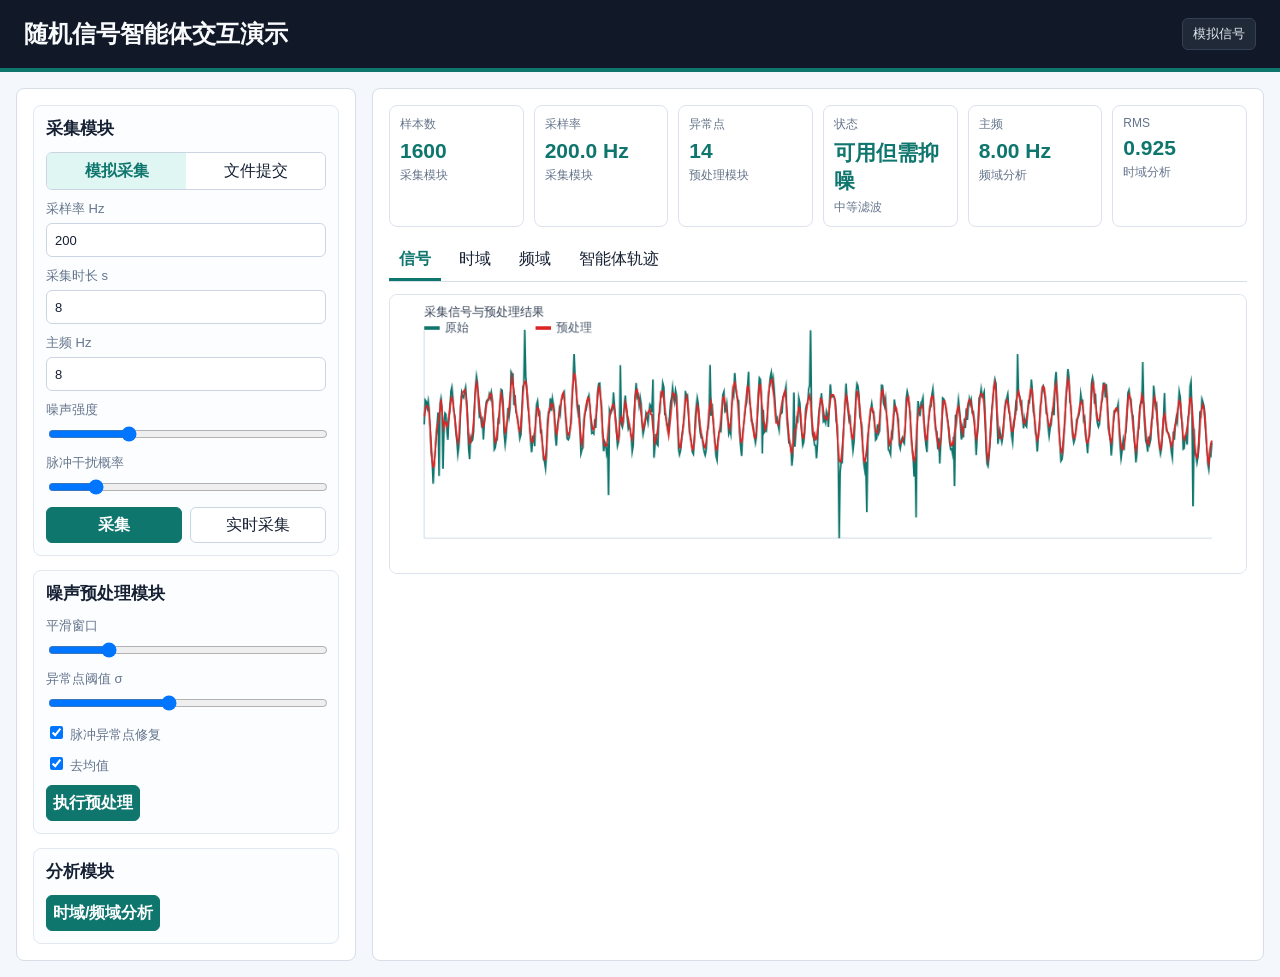
<file: T组智能体工程文件/代码/interactive_app.html>
<!doctype html>
<html lang="zh-CN">
<head>
  <meta charset="utf-8">
  <meta name="viewport" content="width=device-width, initial-scale=1">
  <title>随机信号智能体交互演示</title>
  <style>
    :root {
      --bg: #f4f7fb;
      --panel: #ffffff;
      --ink: #162033;
      --muted: #64748b;
      --line: #d7dee8;
      --teal: #0f766e;
      --blue: #2563eb;
      --red: #dc2626;
      --amber: #d97706;
      --violet: #7c3aed;
    }
    * { box-sizing: border-box; }
    body {
      margin: 0;
      font-family: "Microsoft YaHei", "Segoe UI", Arial, sans-serif;
      color: var(--ink);
      background: var(--bg);
    }
    header {
      display: grid;
      grid-template-columns: 1fr auto;
      gap: 16px;
      align-items: center;
      padding: 18px 24px;
      background: #111827;
      color: #f8fafc;
      border-bottom: 4px solid var(--teal);
    }
    h1 {
      margin: 0;
      font-size: 24px;
      font-weight: 700;
    }
    main {
      display: grid;
      grid-template-columns: 340px minmax(0, 1fr);
      gap: 16px;
      max-width: 1360px;
      margin: 0 auto;
      padding: 16px;
    }
    aside, section {
      background: var(--panel);
      border: 1px solid var(--line);
      border-radius: 8px;
    }
    aside {
      display: grid;
      gap: 14px;
      align-content: start;
      padding: 16px;
    }
    section {
      padding: 16px;
      min-width: 0;
    }
    h2 {
      margin: 0 0 12px;
      font-size: 17px;
      line-height: 1.3;
    }
    label {
      display: grid;
      gap: 5px;
      margin: 10px 0;
      color: var(--muted);
      font-size: 13px;
    }
    input, select, button {
      font: inherit;
    }
    input[type="number"], input[type="range"], select {
      width: 100%;
    }
    input[type="number"], select {
      height: 34px;
      padding: 5px 8px;
      color: var(--ink);
      border: 1px solid #cbd5e1;
      border-radius: 6px;
      background: #fff;
    }
    input[type="file"] {
      width: 100%;
      color: var(--muted);
    }
    .button-row {
      display: grid;
      grid-template-columns: 1fr 1fr;
      gap: 8px;
    }
    button {
      min-height: 36px;
      border: 1px solid #cbd5e1;
      border-radius: 6px;
      background: #ffffff;
      color: var(--ink);
      cursor: pointer;
    }
    button.primary {
      background: var(--teal);
      border-color: var(--teal);
      color: #ffffff;
      font-weight: 700;
    }
    button:disabled {
      opacity: 0.5;
      cursor: not-allowed;
    }
    .mode {
      display: grid;
      grid-template-columns: 1fr 1fr;
      border: 1px solid #cbd5e1;
      border-radius: 6px;
      overflow: hidden;
    }
    .mode button {
      border: 0;
      border-radius: 0;
      background: #ffffff;
    }
    .mode button.active {
      background: #dff6f2;
      color: #0f766e;
      font-weight: 700;
    }
    .control-block {
      padding: 12px;
      border: 1px solid #e2e8f0;
      border-radius: 8px;
      background: #fbfdff;
    }
    .metrics {
      display: grid;
      grid-template-columns: repeat(6, minmax(120px, 1fr));
      gap: 10px;
      margin-bottom: 14px;
    }
    .metric {
      min-height: 80px;
      padding: 10px;
      border: 1px solid #dce3ed;
      border-radius: 8px;
      background: #ffffff;
    }
    .metric span {
      display: block;
      color: var(--muted);
      font-size: 12px;
    }
    .metric strong {
      display: block;
      margin-top: 6px;
      font-size: 21px;
      color: var(--teal);
    }
    .metric small {
      display: block;
      margin-top: 4px;
      color: var(--muted);
      font-size: 12px;
    }
    .tabs {
      display: flex;
      gap: 8px;
      margin-bottom: 12px;
      border-bottom: 1px solid var(--line);
    }
    .tabs button {
      border: 0;
      border-bottom: 3px solid transparent;
      border-radius: 0;
      background: transparent;
      min-height: 40px;
      padding: 0 10px;
    }
    .tabs button.active {
      color: var(--teal);
      border-bottom-color: var(--teal);
      font-weight: 700;
    }
    .workspace {
      display: grid;
      gap: 14px;
    }
    canvas {
      width: 100%;
      height: 280px;
      border: 1px solid #dce3ed;
      border-radius: 8px;
      background: #ffffff;
    }
    table {
      width: 100%;
      border-collapse: collapse;
      font-size: 14px;
    }
    th, td {
      padding: 9px 10px;
      border-bottom: 1px solid #e2e8f0;
      text-align: left;
    }
    th {
      color: var(--muted);
      font-weight: 600;
    }
    .split {
      display: grid;
      grid-template-columns: 1fr 1fr;
      gap: 14px;
      align-items: start;
    }
    .log {
      min-height: 110px;
      margin: 0;
      padding: 10px;
      border: 1px solid #dce3ed;
      border-radius: 8px;
      background: #0f172a;
      color: #e2e8f0;
      overflow: auto;
      font-size: 13px;
      line-height: 1.5;
      white-space: pre-wrap;
    }
    .status-pill {
      display: inline-flex;
      align-items: center;
      min-height: 32px;
      padding: 5px 10px;
      border: 1px solid #334155;
      border-radius: 6px;
      color: #e2e8f0;
      background: #1f2937;
      font-size: 13px;
    }
    .hidden { display: none; }
    @media (max-width: 980px) {
      main {
        grid-template-columns: 1fr;
      }
      .metrics {
        grid-template-columns: repeat(2, minmax(120px, 1fr));
      }
      .split {
        grid-template-columns: 1fr;
      }
    }
  </style>
</head>
<body>
  <header>
    <h1>随机信号智能体交互演示</h1>
    <div class="status-pill" id="sourceStatus">模拟信号</div>
  </header>

  <main>
    <aside>
      <div class="control-block">
        <h2>采集模块</h2>
        <div class="mode" role="tablist">
          <button id="modeSim" class="active" type="button">模拟采集</button>
          <button id="modeFile" type="button">文件提交</button>
        </div>
        <div id="simControls">
          <label>采样率 Hz
            <input id="sampleRate" type="number" min="20" max="5000" step="10" value="200">
          </label>
          <label>采集时长 s
            <input id="duration" type="number" min="1" max="60" step="1" value="8">
          </label>
          <label>主频 Hz
            <input id="baseFrequency" type="number" min="0.5" max="200" step="0.5" value="8">
          </label>
          <label>噪声强度
            <input id="noiseStd" type="range" min="0" max="2" step="0.05" value="0.55">
          </label>
          <label>脉冲干扰概率
            <input id="impulseProbability" type="range" min="0" max="0.08" step="0.002" value="0.012">
          </label>
          <div class="button-row">
            <button class="primary" id="acquireButton" type="button">采集</button>
            <button id="streamButton" type="button">实时采集</button>
          </div>
        </div>
        <div id="fileControls" class="hidden">
          <label>采样率 Hz
            <input id="fileSampleRate" type="number" min="20" max="5000" step="10" value="200">
          </label>
          <label>信号文件
            <input id="signalFile" type="file" accept=".csv,.txt,.dat">
          </label>
        </div>
      </div>

      <div class="control-block">
        <h2>噪声预处理模块</h2>
        <label>平滑窗口
          <input id="smoothWindow" type="range" min="1" max="31" step="2" value="7">
        </label>
        <label>异常点阈值 σ
          <input id="sigmaThreshold" type="range" min="1.5" max="5" step="0.1" value="3">
        </label>
        <label>
          <span><input id="repairImpulses" type="checkbox" checked> 脉冲异常点修复</span>
        </label>
        <label>
          <span><input id="removeMean" type="checkbox" checked> 去均值</span>
        </label>
        <button class="primary" id="preprocessButton" type="button">执行预处理</button>
      </div>

      <div class="control-block">
        <h2>分析模块</h2>
        <button class="primary" id="analysisButton" type="button">时域/频域分析</button>
      </div>
    </aside>

    <section>
      <div class="metrics" id="metrics"></div>
      <div class="tabs">
        <button class="active" data-tab="signal" type="button">信号</button>
        <button data-tab="time" type="button">时域</button>
        <button data-tab="frequency" type="button">频域</button>
        <button data-tab="trace" type="button">智能体轨迹</button>
      </div>
      <div class="workspace">
        <div id="tabSignal">
          <canvas id="signalChart" width="1000" height="320"></canvas>
        </div>
        <div id="tabTime" class="hidden split">
          <canvas id="corrChart" width="1000" height="320"></canvas>
          <table id="timeTable"></table>
        </div>
        <div id="tabFrequency" class="hidden split">
          <canvas id="spectrumChart" width="1000" height="320"></canvas>
          <table id="freqTable"></table>
        </div>
        <div id="tabTrace" class="hidden">
          <pre class="log" id="traceLog"></pre>
        </div>
      </div>
    </section>
  </main>

  <script>
    const state = {
      mode: "simulation",
      bundle: null,
      processed: null,
      analysis: null,
      timer: null,
      visibleSamples: 0,
      trace: []
    };

    const $ = (id) => document.getElementById(id);

    function mulberry32(seed) {
      return function() {
        let t = seed += 0x6D2B79F5;
        t = Math.imul(t ^ t >>> 15, t | 1);
        t ^= t + Math.imul(t ^ t >>> 7, t | 61);
        return ((t ^ t >>> 14) >>> 0) / 4294967296;
      };
    }

    function randn(rng) {
      const u = Math.max(rng(), 1e-12);
      const v = Math.max(rng(), 1e-12);
      return Math.sqrt(-2 * Math.log(u)) * Math.cos(2 * Math.PI * v);
    }

    function log(agent, action, detail) {
      state.trace.push({ agent, action, detail });
      $("traceLog").textContent = state.trace
        .map(item => `${item.agent} | ${item.action} | ${item.detail}`)
        .join("\n");
    }

    function generateSignal() {
      const sampleRate = Number($("sampleRate").value);
      const duration = Number($("duration").value);
      const baseFrequency = Number($("baseFrequency").value);
      const noiseStd = Number($("noiseStd").value);
      const impulseProbability = Number($("impulseProbability").value);
      const count = Math.max(8, Math.floor(sampleRate * duration));
      const seed = Math.floor(Date.now() + performance.now() * 1000 + Math.random() * 1e9) >>> 0;
      const rng = mulberry32(seed);
      const time = new Array(count);
      const clean = new Array(count);
      const observed = new Array(count);
      const impulses = new Array(count).fill(false);
      let ar = 0;

      for (let i = 0; i < count; i++) {
        const t = i / sampleRate;
        time[i] = t;
        const carrier = 1.2 * Math.sin(2 * Math.PI * baseFrequency * t);
        const harmonic = 0.28 * Math.sin(2 * Math.PI * baseFrequency * 2.4 * t + 0.7);
        const trend = 0.18 * Math.sin(2 * Math.PI * 0.35 * t);
        ar = 0.86 * ar + Math.sqrt(1 - 0.86 * 0.86) * noiseStd * randn(rng);
        const white = noiseStd * 0.32 * randn(rng);
        const impulse = rng() < impulseProbability
          ? (rng() < 0.5 ? -1 : 1) * (2 + 1.6 * rng())
          : 0;
        impulses[i] = impulse !== 0;
        clean[i] = carrier + harmonic + trend;
        observed[i] = clean[i] + ar + white + impulse;
      }

      state.bundle = { time, clean, observed, sampleRate, baseFrequency, impulses, hasCleanReference: true };
      state.processed = null;
      state.analysis = null;
      state.visibleSamples = count;
      state.trace = [];
      log("SensorAgent", "模拟采集", `采样率 ${sampleRate} Hz，样本数 ${count}，随机种子 ${seed}`);
      $("sourceStatus").textContent = "模拟信号";
      renderAll();
    }

    function parseFileText(text, sampleRate) {
      const rows = [];
      text.split(/\r?\n/).forEach(line => {
        const parts = line.trim().split(/[\s,;，]+/).filter(Boolean);
        if (!parts.length) return;
        const nums = parts.map(Number);
        if (nums.every(Number.isFinite)) rows.push(nums);
      });
      if (!rows.length) return null;
      let time, observed;
      if (rows[0].length >= 2) {
        time = rows.map(row => row[0]);
        observed = rows.map(row => row[1]);
        if (time.length > 1) {
          const dt = median(diff(time).filter(v => v > 0));
          sampleRate = dt > 0 ? 1 / dt : sampleRate;
        }
      } else {
        observed = rows.map(row => row[0]);
        time = observed.map((_, i) => i / sampleRate);
      }
      return {
        time,
        clean: observed.slice(),
        observed,
        sampleRate,
        baseFrequency: 0,
        impulses: new Array(observed.length).fill(false),
        hasCleanReference: false
      };
    }

    function setMode(mode) {
      state.mode = mode;
      $("modeSim").classList.toggle("active", mode === "simulation");
      $("modeFile").classList.toggle("active", mode === "file");
      $("simControls").classList.toggle("hidden", mode !== "simulation");
      $("fileControls").classList.toggle("hidden", mode !== "file");
      $("sourceStatus").textContent = mode === "simulation" ? "模拟信号" : "文件信号";
    }

    function preprocess() {
      if (!state.bundle) generateSignal();
      const input = state.bundle.observed;
      const windowSize = Number($("smoothWindow").value);
      const sigma = Number($("sigmaThreshold").value);
      const repair = $("repairImpulses").checked;
      const removeMean = $("removeMean").checked;
      const medianValue = median(input);
      const mad = median(input.map(v => Math.abs(v - medianValue)));
      const robustSigma = mad > 1e-12 ? 1.4826 * mad : std(input);
      const upper = medianValue + sigma * robustSigma;
      const lower = medianValue - sigma * robustSigma;
      const anomalyMask = input.map(v => v > upper || v < lower);
      const repaired = input.slice();

      if (repair) {
        anomalyMask.forEach((flag, idx) => {
          if (!flag) return;
          const left = Math.max(0, idx - 4);
          const right = Math.min(input.length, idx + 5);
          const local = [];
          for (let i = left; i < right; i++) if (i !== idx) local.push(input[i]);
          repaired[idx] = local.length ? median(local) : medianValue;
        });
      }

      const removedMean = removeMean ? mean(repaired) : 0;
      const centered = repaired.map(v => v - removedMean);
      const signal = movingAverage(centered, windowSize);
      state.processed = { signal, anomalyMask, removedMean, smoothingWindow: windowSize };
      log("PreprocessAgent", "噪声预处理", `异常点 ${anomalyMask.filter(Boolean).length} 个，平滑窗口 ${windowSize}`);
      renderAll();
    }

    function analyze() {
      if (!state.processed) preprocess();
      const y = state.processed.signal;
      const timeFeatures = timeDomain(y);
      const frequencyFeatures = frequencyDomain(y, state.bundle.sampleRate);
      const rawSnr = state.bundle.hasCleanReference ? snr(state.bundle.clean, state.bundle.observed) : null;
      const processedSnr = state.bundle.hasCleanReference ? snr(state.bundle.clean, y) : null;
      const anomalyRate = state.processed.anomalyMask.filter(Boolean).length / y.length;
      const decision = decide(processedSnr, anomalyRate, frequencyFeatures, timeFeatures);
      state.analysis = { timeFeatures, frequencyFeatures, rawSnr, processedSnr, anomalyRate, decision };
      log("FeatureAgent", "时域/频域分析", `主频 ${frequencyFeatures.dominantFrequency.toFixed(2)} Hz，谱熵 ${frequencyFeatures.spectralEntropy.toFixed(3)}`);
      log("DecisionAgent", "控制决策", `${decision.status}，${decision.level}`);
      renderAll();
    }

    function decide(processedSnr, anomalyRate, freq, time) {
      let status;
      let level;
      const actions = [];
      if (processedSnr === null) {
        status = "已分析";
        level = "自适应滤波";
        actions.push("上传信号缺少干净参考，SNR 不作为真实质量指标");
      } else if (processedSnr < 3) {
        status = "噪声占优";
        level = "强滤波";
        actions.push("扩大平滑窗口");
      } else if (processedSnr < 8) {
        status = "可用但需抑噪";
        level = "中等滤波";
        actions.push("保持鲁棒异常点抑制");
      } else {
        status = "稳定";
        level = "轻滤波";
        actions.push("降低平滑强度");
      }
      if (anomalyRate > 0.015) actions.push("检查脉冲干扰源");
      if (freq.spectralEntropy > 0.55) actions.push("检查宽带噪声源");
      if (time.lag1Autocorrelation > 0.85) actions.push("可引入 AR 或卡尔曼预测");
      return { status, level, actions };
    }

    function mean(arr) { return arr.reduce((a, b) => a + b, 0) / Math.max(arr.length, 1); }
    function variance(arr) {
      const m = mean(arr);
      return mean(arr.map(v => (v - m) ** 2));
    }
    function std(arr) { return Math.sqrt(variance(arr)); }
    function median(arr) {
      const sorted = arr.slice().sort((a, b) => a - b);
      const n = sorted.length;
      if (!n) return 0;
      return n % 2 ? sorted[(n - 1) / 2] : (sorted[n / 2 - 1] + sorted[n / 2]) / 2;
    }
    function diff(arr) {
      const out = [];
      for (let i = 1; i < arr.length; i++) out.push(arr[i] - arr[i - 1]);
      return out;
    }
    function movingAverage(arr, windowSize) {
      const w = Math.max(1, windowSize | 0);
      if (w === 1) return arr.slice();
      const half = Math.floor(w / 2);
      return arr.map((_, idx) => {
        let s = 0;
        let c = 0;
        for (let j = idx - half; j <= idx + half; j++) {
          const k = Math.max(0, Math.min(arr.length - 1, j));
          s += arr[k];
          c += 1;
        }
        return s / c;
      });
    }
    function autocorrelation(arr, maxLag) {
      const m = mean(arr);
      const centered = arr.map(v => v - m);
      const denom = centered.reduce((s, v) => s + v * v, 0) || 1;
      const out = [1];
      for (let lag = 1; lag <= maxLag; lag++) {
        let s = 0;
        for (let i = 0; i < centered.length - lag; i++) s += centered[i] * centered[i + lag];
        out.push(s / denom);
      }
      return out;
    }
    function timeDomain(arr) {
      const m = mean(arr);
      const sd = std(arr);
      const centered = arr.map(v => v - m);
      const corr = autocorrelation(arr, 24);
      let zeroCross = 0;
      for (let i = 1; i < arr.length; i++) if ((arr[i - 1] >= 0) !== (arr[i] >= 0)) zeroCross++;
      return {
        mean: m,
        variance: variance(arr),
        std: sd,
        rms: Math.sqrt(mean(arr.map(v => v * v))),
        peakToPeak: Math.max(...arr) - Math.min(...arr),
        skewness: mean(centered.map(v => v ** 3)) / (sd ** 3 + 1e-12),
        kurtosis: mean(centered.map(v => v ** 4)) / (sd ** 4 + 1e-12),
        zeroCrossingRate: zeroCross / Math.max(arr.length - 1, 1),
        lag1Autocorrelation: corr[1] || 0,
        autocorrelation: corr
      };
    }
    function frequencyDomain(arr, sampleRate) {
      const maxN = Math.min(2048, arr.length);
      const step = Math.max(1, Math.floor(arr.length / maxN));
      const sampled = [];
      for (let i = 0; i < arr.length && sampled.length < maxN; i += step) sampled.push(arr[i]);
      const n = sampled.length;
      const m = mean(sampled);
      const frequencies = [];
      const power = [];
      for (let k = 0; k <= Math.floor(n / 2); k++) {
        let real = 0;
        let imag = 0;
        for (let i = 0; i < n; i++) {
          const window = 0.5 - 0.5 * Math.cos(2 * Math.PI * i / Math.max(n - 1, 1));
          const value = (sampled[i] - m) * window;
          const angle = -2 * Math.PI * k * i / n;
          real += value * Math.cos(angle);
          imag += value * Math.sin(angle);
        }
        frequencies.push(k * sampleRate / (n * step));
        power.push(k === 0 ? 0 : real * real + imag * imag);
      }
      const total = power.reduce((a, b) => a + b, 0) || 1;
      let dominantIndex = 0;
      power.forEach((v, i) => { if (v > power[dominantIndex]) dominantIndex = i; });
      const centroid = power.reduce((s, p, i) => s + frequencies[i] * p, 0) / total;
      const bandwidth = Math.sqrt(power.reduce((s, p, i) => s + ((frequencies[i] - centroid) ** 2) * p, 0) / total);
      const entropyRaw = power.reduce((s, p) => {
        const q = p / total;
        return q > 0 ? s - q * Math.log2(q) : s;
      }, 0);
      const spectralEntropy = entropyRaw / Math.log2(power.length + 1e-12);
      return {
        frequencies,
        power,
        dominantFrequency: frequencies[dominantIndex] || 0,
        spectralCentroid: centroid,
        spectralBandwidth: bandwidth,
        spectralEntropy
      };
    }
    function snr(clean, observed) {
      const n = Math.min(clean.length, observed.length);
      let signalPower = 0;
      let noisePower = 0;
      for (let i = 0; i < n; i++) {
        signalPower += clean[i] * clean[i];
        noisePower += (observed[i] - clean[i]) ** 2;
      }
      return 10 * Math.log10((signalPower / n) / ((noisePower / n) + 1e-12));
    }

    function decimate(x, y, maxPoints = 900) {
      const step = Math.max(1, Math.ceil(y.length / maxPoints));
      const xs = [];
      const ys = [];
      for (let i = 0; i < y.length; i += step) {
        xs.push(x[i]);
        ys.push(y[i]);
      }
      return { x: xs, y: ys };
    }

    function drawLineChart(canvas, x, series, title) {
      const ctx = canvas.getContext("2d");
      const w = canvas.width;
      const h = canvas.height;
      const pad = 40;
      ctx.clearRect(0, 0, w, h);
      ctx.fillStyle = "#ffffff";
      ctx.fillRect(0, 0, w, h);
      ctx.strokeStyle = "#cbd5e1";
      ctx.lineWidth = 1;
      ctx.beginPath();
      ctx.moveTo(pad, h - pad);
      ctx.lineTo(w - pad, h - pad);
      ctx.moveTo(pad, pad);
      ctx.lineTo(pad, h - pad);
      ctx.stroke();
      ctx.fillStyle = "#334155";
      ctx.font = "14px Microsoft YaHei, Segoe UI, Arial";
      ctx.fillText(title, pad, 24);

      const allY = series.flatMap(item => item.y);
      const xMin = Math.min(...x);
      const xMax = Math.max(...x);
      let yMin = Math.min(...allY);
      let yMax = Math.max(...allY);
      if (Math.abs(yMax - yMin) < 1e-12) { yMin -= 1; yMax += 1; }

      series.forEach((item, idx) => {
        ctx.strokeStyle = item.color;
        ctx.lineWidth = 2;
        ctx.beginPath();
        item.y.forEach((value, i) => {
          const px = pad + (x[i] - xMin) / ((xMax - xMin) || 1) * (w - 2 * pad);
          const py = h - pad - (value - yMin) / ((yMax - yMin) || 1) * (h - 2 * pad);
          if (i === 0) ctx.moveTo(px, py); else ctx.lineTo(px, py);
        });
        ctx.stroke();
        ctx.fillStyle = item.color;
        ctx.fillRect(pad + idx * 130, 36, 18, 4);
        ctx.fillStyle = "#475569";
        ctx.fillText(item.name, pad + 24 + idx * 130, 42);
      });
    }

    function renderMetrics() {
      const metrics = [];
      if (state.bundle) {
        metrics.push(["样本数", String(state.bundle.observed.length), "采集模块"]);
        metrics.push(["采样率", `${state.bundle.sampleRate.toFixed(1)} Hz`, "采集模块"]);
      }
      if (state.processed) {
        metrics.push(["异常点", String(state.processed.anomalyMask.filter(Boolean).length), "预处理模块"]);
      }
      if (state.analysis) {
        metrics.push(["状态", state.analysis.decision.status, state.analysis.decision.level]);
        metrics.push(["主频", `${state.analysis.frequencyFeatures.dominantFrequency.toFixed(2)} Hz`, "频域分析"]);
        metrics.push(["RMS", state.analysis.timeFeatures.rms.toFixed(3), "时域分析"]);
      }
      $("metrics").innerHTML = metrics.map(([label, value, note]) =>
        `<div class="metric"><span>${label}</span><strong>${value}</strong><small>${note}</small></div>`
      ).join("");
    }

    function tableRows(items) {
      return `<tr><th>指标</th><th>数值</th></tr>` + items.map(([k, v]) =>
        `<tr><td>${k}</td><td>${v}</td></tr>`
      ).join("");
    }

    function renderAll() {
      renderMetrics();
      const bundle = state.bundle;
      if (bundle) {
        const visibleCount = state.visibleSamples || bundle.observed.length;
        const time = bundle.time.slice(0, visibleCount);
        const observed = bundle.observed.slice(0, visibleCount);
        const raw = decimate(time, observed);
        const series = [{ name: "原始", y: raw.y, color: "#0f766e" }];
        if (state.processed) {
          const processed = state.processed.signal.slice(0, visibleCount);
          const proc = decimate(time, processed);
          series.push({ name: "预处理", y: proc.y, color: "#dc2626" });
        }
        drawLineChart($("signalChart"), raw.x, series, "采集信号与预处理结果");
      }
      if (state.analysis) {
        const corr = state.analysis.timeFeatures.autocorrelation;
        drawLineChart(
          $("corrChart"),
          corr.map((_, i) => i),
          [{ name: "自相关", y: corr, color: "#2563eb" }],
          "自相关函数"
        );
        $("timeTable").innerHTML = tableRows([
          ["均值", state.analysis.timeFeatures.mean.toFixed(5)],
          ["方差", state.analysis.timeFeatures.variance.toFixed(5)],
          ["标准差", state.analysis.timeFeatures.std.toFixed(5)],
          ["RMS", state.analysis.timeFeatures.rms.toFixed(5)],
          ["峰峰值", state.analysis.timeFeatures.peakToPeak.toFixed(5)],
          ["零交叉率", state.analysis.timeFeatures.zeroCrossingRate.toFixed(5)],
          ["一阶自相关", state.analysis.timeFeatures.lag1Autocorrelation.toFixed(5)]
        ]);
        const f = state.analysis.frequencyFeatures;
        const spec = decimate(f.frequencies, f.power, 600);
        drawLineChart(
          $("spectrumChart"),
          spec.x,
          [{ name: "功率谱", y: spec.y, color: "#7c3aed" }],
          "功率谱"
        );
        $("freqTable").innerHTML = tableRows([
          ["主频", `${f.dominantFrequency.toFixed(5)} Hz`],
          ["谱质心", `${f.spectralCentroid.toFixed(5)} Hz`],
          ["谱带宽", `${f.spectralBandwidth.toFixed(5)} Hz`],
          ["谱熵", f.spectralEntropy.toFixed(5)],
          ["SNR", state.analysis.processedSnr === null ? "无干净参考，未计算" : `${state.analysis.processedSnr.toFixed(3)} dB`],
          ["异常点率", `${(state.analysis.anomalyRate * 100).toFixed(3)}%`]
        ]);
      }
    }

    function setTab(tab) {
      document.querySelectorAll(".tabs button").forEach(btn => btn.classList.toggle("active", btn.dataset.tab === tab));
      $("tabSignal").classList.toggle("hidden", tab !== "signal");
      $("tabTime").classList.toggle("hidden", tab !== "time");
      $("tabFrequency").classList.toggle("hidden", tab !== "frequency");
      $("tabTrace").classList.toggle("hidden", tab !== "trace");
      renderAll();
    }

    $("modeSim").addEventListener("click", () => setMode("simulation"));
    $("modeFile").addEventListener("click", () => setMode("file"));
    $("acquireButton").addEventListener("click", generateSignal);
    $("preprocessButton").addEventListener("click", preprocess);
    $("analysisButton").addEventListener("click", analyze);
    $("streamButton").addEventListener("click", () => {
      if (state.timer) {
        clearInterval(state.timer);
        state.timer = null;
        $("streamButton").textContent = "实时采集";
        log("SensorAgent", "停止实时采集", "采集窗口已暂停");
        return;
      }
      generateSignal();
      state.visibleSamples = Math.min(state.bundle.observed.length, Math.floor(state.bundle.sampleRate));
      $("streamButton").textContent = "停止";
      state.timer = setInterval(() => {
        state.visibleSamples = Math.min(
          state.bundle.observed.length,
          state.visibleSamples + Math.floor(state.bundle.sampleRate * 0.5)
        );
        if (state.visibleSamples >= state.bundle.observed.length) {
          clearInterval(state.timer);
          state.timer = null;
          $("streamButton").textContent = "实时采集";
          log("SensorAgent", "实时采集完成", `累计 ${state.visibleSamples} 点`);
        }
        renderAll();
      }, 500);
    });
    $("signalFile").addEventListener("change", (event) => {
      const file = event.target.files[0];
      if (!file) return;
      const reader = new FileReader();
      reader.onload = () => {
        const parsed = parseFileText(String(reader.result), Number($("fileSampleRate").value));
        if (!parsed) {
          alert("文件中没有可解析的数字信号。");
          return;
        }
        state.bundle = parsed;
        state.processed = null;
        state.analysis = null;
        state.visibleSamples = parsed.observed.length;
        state.trace = [];
        log("SensorAgent", "文件提交", `${file.name}，样本数 ${parsed.observed.length}`);
        $("sourceStatus").textContent = "文件信号";
        renderAll();
      };
      reader.readAsText(file, "utf-8");
    });
    document.querySelectorAll(".tabs button").forEach(btn => {
      btn.addEventListener("click", () => setTab(btn.dataset.tab));
    });

    generateSignal();
    preprocess();
    analyze();
  </script>
</body>
</html>
</file>
<file: docs/showcase.css>
/* Static result preview shares the application's ocean palette. */
:root { --module-border: 4px; --card-border: 2px; --module-line: #7970d6; --card-line: #9aafe7; --ui-font: "Times New Roman", "STZhongsong", "华文中宋", "Noto Serif CJK SC", "Songti SC", "SimSun", serif; }
* { box-sizing: border-box; }
body { min-height: 100vh; }
body { color: #243457; background: url("images/ocean-waves.svg") center top / 100% 100vh no-repeat, radial-gradient(ellipse at 2% 12%, #80deea, transparent 54%), radial-gradient(ellipse at 98% 3%, #b79ae8, transparent 55%), radial-gradient(ellipse at 96% 90%, #edacce, transparent 58%), linear-gradient(140deg, #8bdfef 0%, #91b5ff 46%, #c9b1ee 76%, #efbcda 100%); background-attachment: fixed; font-family: var(--ui-font); }
header { position: relative; isolation: isolate; overflow: hidden; display: flex; justify-content: space-between; align-items: center; gap: 20px; max-width: 1120px; margin: 24px auto 0; padding: 30px; background: radial-gradient(ellipse at 80% 20%, #ffffff8c, transparent 45%), linear-gradient(115deg, #dff4f8 0%, #e7edff 38%, #eee2fa 72%, #fbe4ee 100%); color: #263858; border: 1px solid #d3def3; border-radius: 24px; box-shadow: inset 0 1px 0 #ffffffbf; }
header::before { content: ""; position: absolute; width: 290px; height: 290px; border: 1px solid #ffffff80; border-radius: 50%; right: 22px; top: -88px; z-index: -1; box-shadow: 0 0 0 30px #ffffff26, 0 0 0 65px #ffffff14; pointer-events: none; }
header h1 { font-size: clamp(23px, 3vw, 30px); margin: 10px 0; }
header p { color: #647490; font-size: 13px; }
header img { width: 330px; height: 200px; object-fit: contain; margin: -18px 0; flex-shrink: 0; filter: drop-shadow(0 12px 18px #7085bd12); }
.eyebrow { color: #7d87aa; font-size: 11px; letter-spacing: 1.6px; }
section { border: var(--module-border) solid var(--module-line); border-radius: 20px; padding: 24px; box-shadow: 0 7px 25px #41578506; }
h2 { color: #263858; font-size: 20px; }p, li { font-size: 14px; }
a { color: #5266b8; text-underline-offset: 3px; }
.metric { border-radius: 14px; background: #f7f9fd; border: var(--module-border) solid var(--card-line); }.metric strong { color: #5266b8; }
img { display: block; max-width: 100%; height: auto; border-radius: 14px; }.preview-image { border: var(--module-border) solid var(--card-line); }
svg { border: var(--module-border) solid var(--card-line); border-radius: 14px; }
pre { background: #f4f6fc; color: #405777; border: var(--module-border) solid var(--card-line); border-radius: 14px; }
header { border: var(--module-border) solid var(--module-line); }
header { background: url("images/ocean-waves.svg") center / cover no-repeat, linear-gradient(115deg, #9ae9f2, #b1cfff 40%, #d7b7f2 74%, #fac6e5); }
header p { color: #3b527b; }
section { background: linear-gradient(145deg, #e6f4ff, #ede5fa 75%, #f7e4f2); }
.metric, svg, .preview-image, pre { border-width: var(--card-border); }
.metric { background: #e4edff; }
svg { background: #f1f7ff; }
pre, code { font-family: var(--ui-font); background: #eaf2ff; }
summary { cursor: pointer; color: #5266b8; }.table-scroll { overflow-x: auto; }
:is(a, summary):focus-visible { outline: 3px solid #788add; outline-offset: 4px; }
@media(max-width: 1150px) { header { margin: 16px 24px 0; } }
@media(max-width: 800px) { header img { width: 220px; height: 160px; } }
@media(max-width: 600px) { header { margin: 12px; padding: 22px; flex-direction: column; align-items: stretch; gap: 14px; }header img { width: min(260px, 100%); height: 150px; margin: 0 auto -12px; }main { padding: 12px; }section { padding: 16px; } }
</file>
